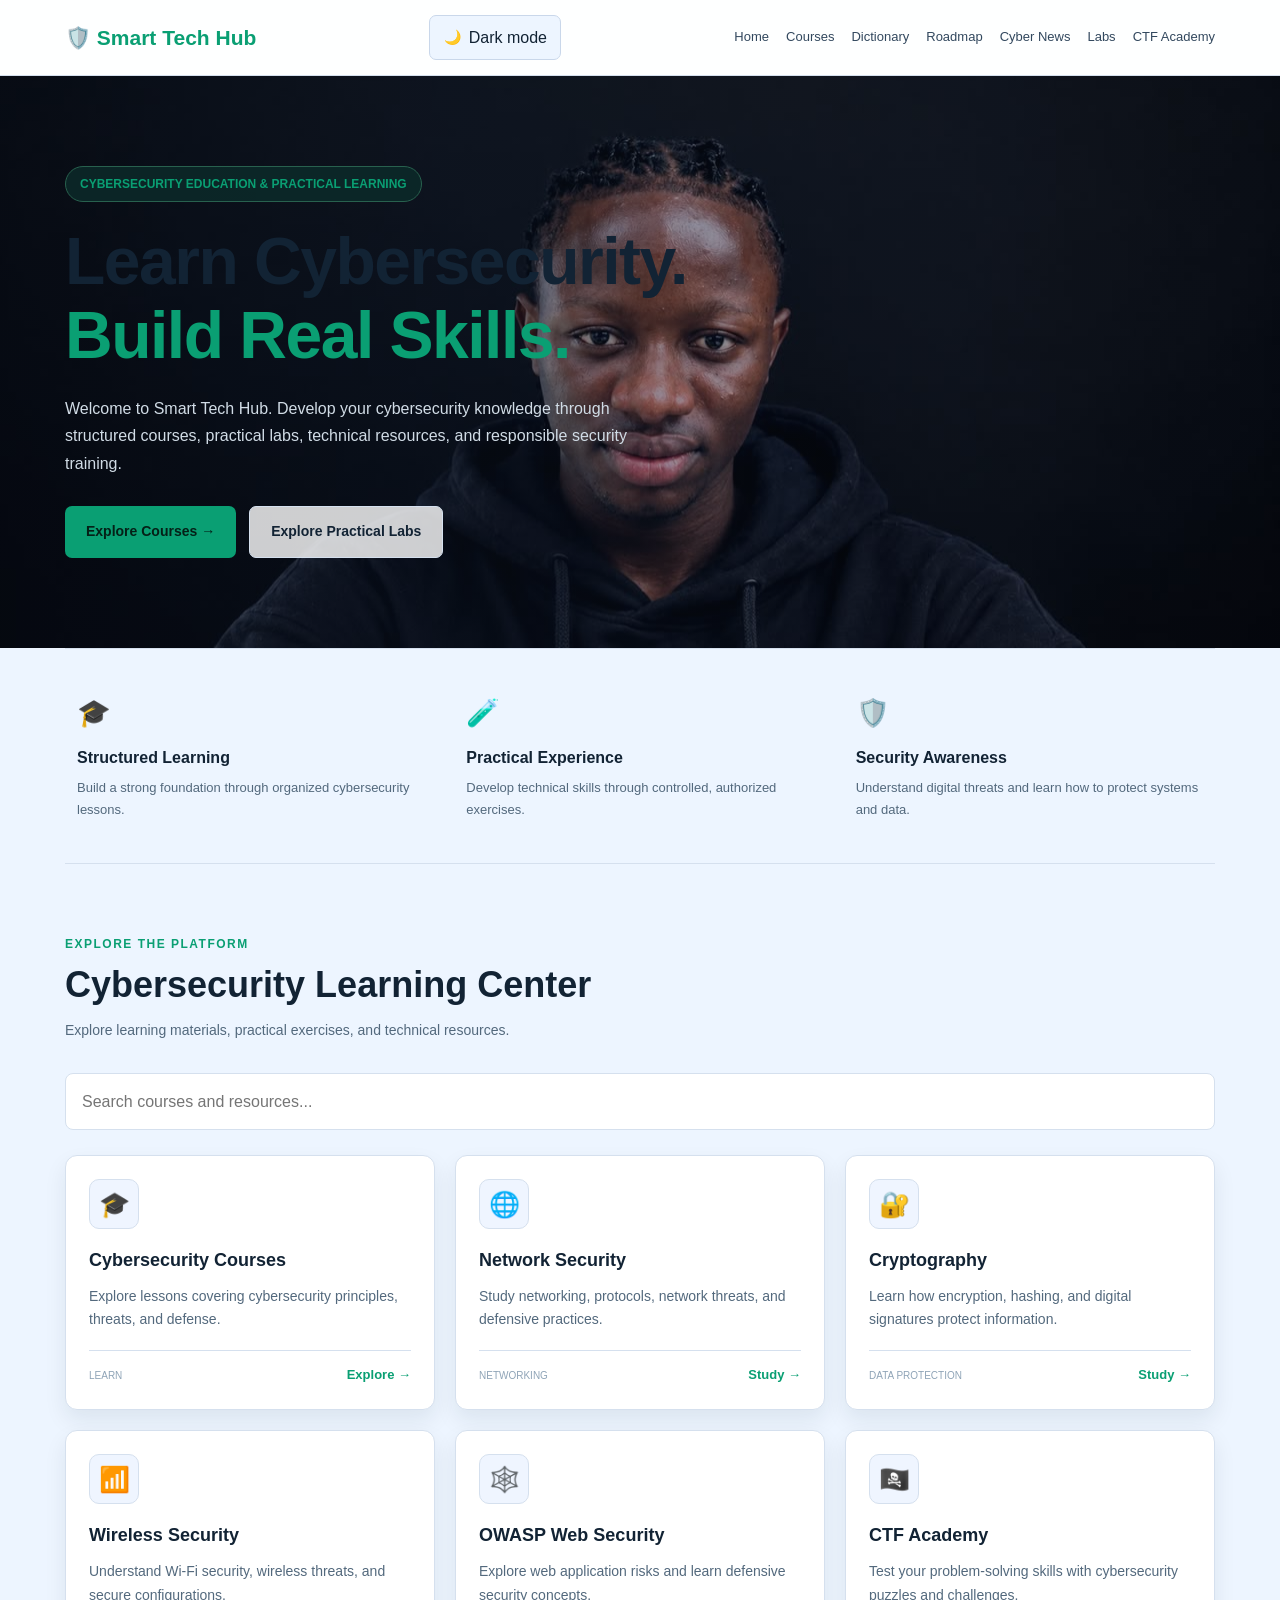
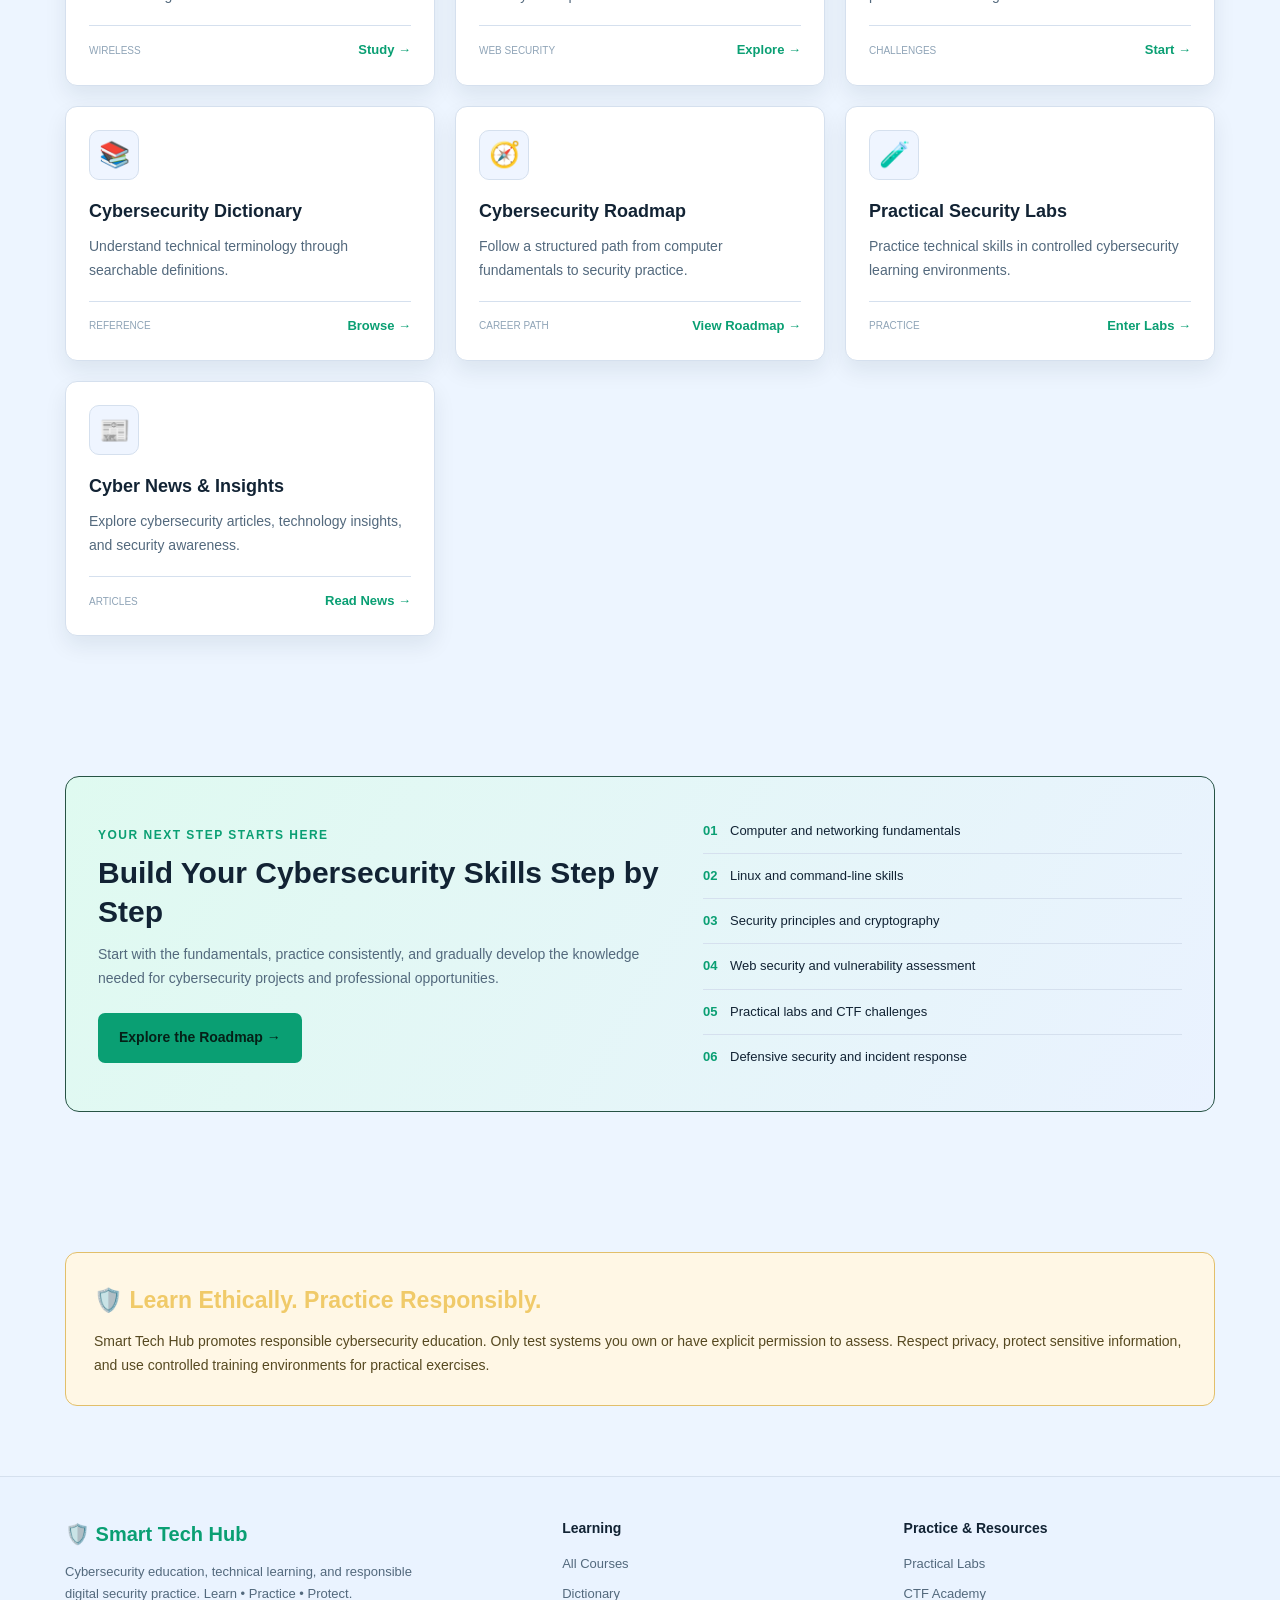
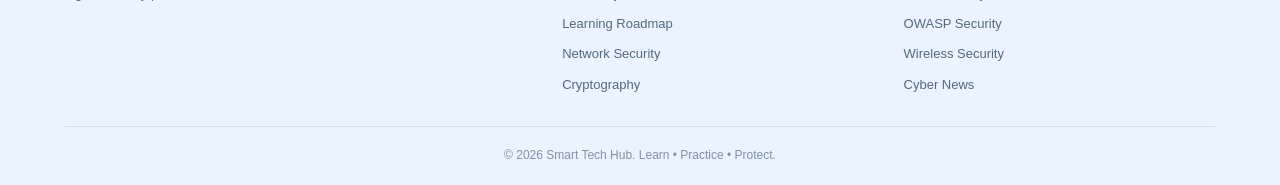
<file: index.html>
<!DOCTYPE html>
<html lang="en">
<head>
<meta charset="UTF-8">
<meta name="viewport" content="width=device-width, initial-scale=1.0">

<title>Smart Tech Hub | Cybersecurity Education & Practical Labs</title>

<meta name="description" content="Learn cybersecurity with Smart Tech Hub. Explore security courses, ethical hacking fundamentals, practical labs, CTF challenges and digital safety.">

<meta name="theme-color" content="#07111f">

<link rel="canonical" href="https://anthonysuah200-hub.github.io/">

<style>:root {
  --bg: #07111f;
  --surface: #0c1a2b;
  --surface-light: #10243a;
  --surface-strong: #0a1728;
  --border: #203950;
  --green: #35e0a1;
  --text: #edf5fc;
  --muted: #a9bac9;
  --nav-link: #cfdae5;
  --header-bg: rgba(7, 17, 31, 0.97);
  --button-secondary-bg: rgba(12, 26, 43, 0.8);
  --hero-overlay-1: rgba(4, 12, 23, 0.78);
  --hero-overlay-2: rgba(4, 12, 23, 0.94);
  --hero-overlay-3: rgba(4, 12, 23, 0.75);
  --hero-overlay-4: rgba(4, 12, 23, 0.23);
  --card-shadow: none;
  --footer-bg: #050c15;
  --roadmap-panel-bg: linear-gradient(120deg, #0d292b, #0c1a2b);
  --safety-box-bg: #201d13;
  --safety-box-border: #5b4b25;
  --safety-box-text: #d2c9b0;
  --toggle-bg: #12263c;
  --toggle-text: #edf5fc;
  --toggle-border: #203950;
}

body[data-theme="light"] {
  --bg: #edf5ff;
  --surface: #ffffff;
  --surface-light: #eff5ff;
  --surface-strong: #eaf1fb;
  --border: #d5e0ee;
  --green: #0a9f73;
  --text: #122334;
  --muted: #53697d;
  --nav-link: #32485e;
  --header-bg: rgba(255, 255, 255, 0.94);
  --button-secondary-bg: rgba(255, 255, 255, 0.8);
  --hero-overlay-1: rgba(10, 18, 31, 0.44);
  --hero-overlay-2: rgba(10, 18, 31, 0.56);
  --hero-overlay-3: rgba(10, 18, 31, 0.43);
  --hero-overlay-4: rgba(10, 18, 31, 0.16);
  --card-shadow: 0 10px 22px rgba(15, 33, 53, 0.08);
  --footer-bg: #eaf3ff;
  --roadmap-panel-bg: linear-gradient(120deg, #dffaf0, #eaf2ff);
  --safety-box-bg: #fff7e5;
  --safety-box-border: #e2bf6a;
  --safety-box-text: #564921;
  --toggle-bg: #edf5ff;
  --toggle-text: #122334;
  --toggle-border: #c9d7ea;
}

* {
  box-sizing: border-box;
  margin: 0;
  padding: 0;
}

html {
  scroll-behavior: smooth;
  scroll-padding-top: 90px;
}

body {
  font-family: Arial, Helvetica, sans-serif;
  background: var(--bg);
  color: var(--text);
  line-height: 1.7;
  transition: background-color 0.2s ease, color 0.2s ease;
}

a {
  color: inherit;
  text-decoration: none;
}

button, input {
  font: inherit;
}

.container {
  width: min(1150px, 92%);
  margin: auto;
}

header {
  position: sticky;
  top: 0;
  z-index: 1000;
  background: var(--header-bg);
  border-bottom: 1px solid var(--border);
}

.navbar {
  min-height: 75px;
  display: flex;
  align-items: center;
  justify-content: space-between;
  gap: 20px;
}

.brand {
  color: var(--green);
  font-size: 21px;
  font-weight: 800;
  white-space: nowrap;
}

.nav-links {
  display: flex;
  flex-wrap: wrap;
  gap: 17px;
  align-items: center;
}

.nav-links a {
  color: var(--nav-link);
  font-size: 13px;
}

.nav-links a:hover {
  color: var(--green);
}

.theme-toggle {
  display: inline-flex;
  align-items: center;
  justify-content: center;
  gap: 8px;
  min-width: 132px;
  padding: 8px 12px;
  color: var(--toggle-text);
  background: var(--toggle-bg);
  border: 1px solid var(--toggle-border);
  border-radius: 7px;
  cursor: pointer;
}

.theme-toggle-icon,
.theme-toggle-label {
  display: inline-block;
}

.menu-button {
  display: none;
  padding: 8px 12px;
  color: var(--green);
  background: var(--surface);
  border: 1px solid var(--border);
  border-radius: 7px;
  cursor: pointer;
}
/* NAVIGATION */

header {
  position: sticky;
  top: 0;
  z-index: 1000;
  background: var(--header-bg);
  border-bottom: 1px solid var(--border);
}

.navbar {
  min-height: 75px;
  display: flex;
  align-items: center;
  justify-content: space-between;
  gap: 20px;
}

.brand {
  color: var(--green);
  font-size: 21px;
  font-weight: 800;
  white-space: nowrap;
}

.nav-links {
  display: flex;
  flex-wrap: wrap;
  gap: 17px;
  align-items: center;
}

.nav-links a {
  color: var(--nav-link);
  font-size: 13px;
}

.nav-links a:hover {
  color: var(--green);
}

.menu-button,
.theme-toggle {
  display: inline-flex;
  align-items: center;
  justify-content: center;
  gap: 8px;
  padding: 8px 12px;
  color: var(--green);
  background: var(--surface);
  border: 1px solid var(--border);
  border-radius: 7px;
  cursor: pointer;
}

.theme-toggle {
  min-width: 132px;
  color: var(--toggle-text);
  background: var(--toggle-bg);
  border-color: var(--toggle-border);
}

.theme-toggle-icon {
  font-size: 14px;
}

.menu-button {
  display: none;
}

/* HOMEPAGE HERO WITH YOUR PHOTO */

.hero {
  position: relative;
  isolation: isolate;
  overflow: hidden;
  min-height: 570px;
  display: flex;
  align-items: center;
  padding: 90px 0;
  background-color: #07111f;
  background-image:
    linear-gradient(
      90deg,
      var(--hero-overlay-1) 0%,
      var(--hero-overlay-2) 32%,
      var(--hero-overlay-3) 51%,
      var(--hero-overlay-4) 100%
    ),
    url("hero-background.jpg");
  background-size: cover;
  background-position: center 35%;
  background-repeat: no-repeat;
}

.hero-content {
  max-width: 670px;
  position: relative;
  z-index: 1;
}

.badge {
  display: inline-block;
  padding: 7px 14px;
  margin-bottom: 23px;
  border: 1px solid #28614e;
  border-radius: 30px;
  background: rgba(12, 41, 40, 0.9);
  color: var(--green);
  font-size: 12px;
  font-weight: bold;
}

.hero h1 {
  font-size: clamp(38px, 5.8vw, 66px);
  line-height: 1.12;
  letter-spacing: -1.5px;
  margin-bottom: 22px;
}

.hero h1 span {
  color: var(--green);
}

.hero p {
  max-width: 610px;
  margin-bottom: 29px;
  color: #d1dce6;
  font-size: 16px;
}

.hero-buttons {
  display: flex;
  flex-wrap: wrap;
  gap: 13px;
}

.button {
  display: inline-flex;
  justify-content: center;
  align-items: center;
  padding: 13px 21px;
  border-radius: 7px;
  font-size: 14px;
  font-weight: bold;
  transition: 0.2s;
}

.button-primary {
  color: #052017;
  background: var(--green);
}

.button-primary:hover {
  transform: translateY(-2px);
}

.button-secondary {
  color: var(--text);
  background: var(--button-secondary-bg);
  border: 1px solid var(--border);
}

.button-secondary:hover {
  border-color: var(--green);
}

/* FEATURES */

.feature-strip {
  display: grid;
  grid-template-columns: repeat(3, 1fr);
  gap: 18px;
  padding: 30px 0;
  border-top: 1px solid var(--border);
  border-bottom: 1px solid var(--border);
}

.feature {
  padding: 12px;
}

.feature-icon {
  font-size: 27px;
  margin-bottom: 8px;
}

.feature h3 {
  font-size: 16px;
  margin-bottom: 5px;
}

.feature p {
  color: var(--muted);
  font-size: 13px;
}

/* SECTIONS */

.section {
  padding: 70px 0;
}

.section-heading {
  margin-bottom: 30px;
}

.eyebrow {
  color: var(--green);
  font-size: 12px;
  font-weight: bold;
  letter-spacing: 1.5px;
  text-transform: uppercase;
  margin-bottom: 8px;
}

.section-heading h2 {
  font-size: clamp(27px, 4vw, 36px);
  line-height: 1.3;
}

.section-heading p {
  max-width: 650px;
  margin-top: 10px;
  color: var(--muted);
  font-size: 14px;
}

/* SEARCH */

.search-box {
  margin-bottom: 25px;
}

.search-box input {
  width: 100%;
  padding: 14px 16px;
  border: 1px solid var(--border);
  border-radius: 8px;
  outline: none;
  background: var(--surface);
  color: var(--text);
}

.search-box input:focus {
  border-color: var(--green);
}

.search-status {
  color: var(--muted);
  font-size: 13px;
  margin-bottom: 12px;
}

/* RESOURCE CARDS */

.grid {
  display: grid;
  grid-template-columns: repeat(3, minmax(0, 1fr));
  gap: 20px;
}

.card {
  display: flex;
  flex-direction: column;
  min-width: 0;
  padding: 23px;
  border: 1px solid var(--border);
  border-radius: 12px;
  background: var(--surface);
  box-shadow: var(--card-shadow);
  transition: transform 0.2s, border-color 0.2s;
}

.card:hover {
  transform: translateY(-4px);
  border-color: var(--green);
}

.card-icon {
  display: grid;
  place-items: center;
  width: 50px;
  height: 50px;
  margin-bottom: 16px;
  border: 1px solid var(--border);
  border-radius: 10px;
  background: var(--surface-light);
  font-size: 25px;
}

.card h3 {
  font-size: 18px;
  margin-bottom: 9px;
}

.card p {
  flex: 1;
  color: var(--muted);
  font-size: 14px;
  margin-bottom: 18px;
}

.card-footer {
  display: flex;
  justify-content: space-between;
  align-items: center;
  gap: 8px;
  padding-top: 13px;
  border-top: 1px solid var(--border);
}

.card-label {
  color: #8fa4b7;
  font-size: 10px;
}

.card-link {
  color: var(--green);
  font-size: 13px;
  font-weight: bold;
}

.empty-state {
  display: none;
  padding: 30px;
  border: 1px dashed var(--border);
  border-radius: 10px;
  color: var(--muted);
  text-align: center;
}

/* ROADMAP */

.roadmap-panel {
  display: grid;
  grid-template-columns: 1.2fr 1fr;
  align-items: center;
  gap: 30px;
  padding: 32px;
  border: 1px solid #275345;
  border-radius: 14px;
  background: var(--roadmap-panel-bg);
}

.roadmap-panel h2 {
  font-size: 30px;
  line-height: 1.3;
  margin-bottom: 12px;
}

.roadmap-panel p {
  color: var(--muted);
  font-size: 14px;
  margin-bottom: 22px;
}

.roadmap-list {
  list-style: none;
}

.roadmap-list li {
  padding: 11px 0;
  border-bottom: 1px solid var(--border);
  color: var(--text);
  font-size: 13px;
}

.roadmap-list li:last-child {
  border-bottom: none;
}

.roadmap-list span {
  margin-right: 9px;
  color: var(--green);
  font-weight: bold;
}

/* RESPONSIBLE LEARNING */

.safety-box {
  padding: 28px;
  border: 1px solid var(--safety-box-border);
  border-radius: 12px;
  background: var(--safety-box-bg);
}

.safety-box h2 {
  color: #f0ca69;
  font-size: 23px;
  margin-bottom: 10px;
}

.safety-box p {
  color: var(--safety-box-text);
  font-size: 14px;
}

/* FOOTER */

footer {
  padding: 40px 0 20px;
  border-top: 1px solid var(--border);
  background: var(--footer-bg);
}

.footer-grid {
  display: grid;
  grid-template-columns: 1.5fr 1fr 1fr;
  gap: 30px;
  margin-bottom: 30px;
}

.footer-brand {
  color: var(--green);
  font-size: 20px;
  font-weight: bold;
  margin-bottom: 10px;
}

.footer-description {
  max-width: 370px;
  color: var(--muted);
  font-size: 13px;
}

footer h3 {
  font-size: 14px;
  margin-bottom: 12px;
}

.footer-links {
  display: grid;
  gap: 8px;
}

.footer-links a {
  color: var(--muted);
  font-size: 13px;
}

.footer-links a:hover {
  color: var(--green);
}

.copyright {
  padding-top: 18px;
  border-top: 1px solid var(--border);
  color: #8193a5;
  text-align: center;
  font-size: 12px;
}

/* MOBILE */

@media (max-width: 950px) {
  .navbar {
    flex-wrap: wrap;
    padding: 15px 0;
  }

  .menu-button {
    display: block;
  }

  .nav-links {
    display: none;
    width: 100%;
    padding: 10px 0;
    justify-content: flex-start;
  }

  .nav-links.open {
    display: flex;
  }

  .grid {
    grid-template-columns: repeat(2, minmax(0, 1fr));
  }
}

@media (max-width: 650px) {
  .hero {
    min-height: 540px;
    padding: 65px 0;
    background-color: #07111f;
    background-image:
      linear-gradient(
        90deg,
        rgba(4, 12, 23, 0.20),
        rgba(4, 12, 23, 0.08)
      ),
      url("hero-background.jpg");
    background-size: cover;
    background-position: center 35%;
    background-repeat: no-repeat;
  }

  .hero h1 {
    letter-spacing: -0.7px;
  }

  .hero p {
    font-size: 15px;
  }

  .hero-buttons .button {
    width: 100%;
  }

  .feature-strip,
  .grid,
  .roadmap-panel,
  .footer-grid {
    grid-template-columns: 1fr;
  }

  .section {
    padding: 50px 0;
  }

  .roadmap-panel {
    padding: 23px;
  }

  .roadmap-panel h2 {
    font-size: 25px;
  }
}

@media (prefers-reduced-motion: reduce) {
  html {
    scroll-behavior: auto;
  }

  *, *::before, *::after {
    transition-duration: 0.01ms !important;
  }
}
</style>
</head>

<body>

<header>
  <div class="container navbar">

    <a class="brand" href="index.html">🛡️ Smart Tech Hub</a>

    <div style="display:flex; align-items:center; gap:12px;">
      <button
        class="theme-toggle"
        id="themeToggle"
        type="button"
        aria-label="Switch to light mode">
        <span class="theme-toggle-icon" aria-hidden="true">☀️</span>
        <span class="theme-toggle-label">Light mode</span>
      </button>

      <button
        class="menu-button"
        id="menuButton"
        type="button"
        aria-expanded="false"
        aria-controls="navLinks">
        ☰ Menu
      </button>
    </div>

    <nav class="nav-links" id="navLinks" aria-label="Main navigation">
      <a href="index.html">Home</a>
      <a href="courses.html">Courses</a>
      <a href="dictionary.html">Dictionary</a>
      <a href="roadmap.html">Roadmap</a>
      <a href="news.html">Cyber News</a>
      <a href="labs.html">Labs</a>
      <a href="ctf.html">CTF Academy</a>
    </nav>

  </div>
</header>

<main>

  <!-- PROFESSIONAL HOMEPAGE -->

  <section class="hero">
    <div class="container">
      <div class="hero-content">

        <span class="badge">
          CYBERSECURITY EDUCATION & PRACTICAL LEARNING
        </span>

        <h1>
          Learn Cybersecurity.<br>
          <span>Build Real Skills.</span>
        </h1>

        <p>
          Welcome to Smart Tech Hub. Develop your cybersecurity
          knowledge through structured courses, practical labs,
          technical resources, and responsible security training.
        </p>

        <div class="hero-buttons">
          <a href="courses.html" class="button button-primary">
            Explore Courses →
          </a>

          <a href="labs.html" class="button button-secondary">
            Explore Practical Labs
          </a>
        </div>

      </div>
    </div>
  </section>

  <!-- PLATFORM FEATURES -->

  <section>
    <div class="container">
      <div class="feature-strip">

        <article class="feature">
          <div class="feature-icon">🎓</div>
          <h3>Structured Learning</h3>
          <p>Build a strong foundation through organized cybersecurity lessons.</p>
        </article>

        <article class="feature">
          <div class="feature-icon">🧪</div>
          <h3>Practical Experience</h3>
          <p>Develop technical skills through controlled, authorized exercises.</p>
        </article>

        <article class="feature">
          <div class="feature-icon">🛡️</div>
          <h3>Security Awareness</h3>
          <p>Understand digital threats and learn how to protect systems and data.</p>
        </article>

      </div>
    </div>
  </section>

  <!-- LEARNING RESOURCES -->

  <section class="section" id="resources">
    <div class="container">

      <div class="section-heading">
        <div class="eyebrow">Explore the platform</div>
        <h2>Cybersecurity Learning Center</h2>
        <p>Explore learning materials, practical exercises, and technical resources.</p>
      </div>

      <div class="search-box">
        <input
          type="search"
          id="resourceSearch"
          placeholder="Search courses and resources..."
          aria-label="Search learning resources">
      </div>

      <p class="search-status" id="searchStatus" aria-live="polite"></p>

      <div class="grid" id="resourceGrid">

        <article class="card" data-search="courses cybersecurity foundations lessons beginner">
          <div class="card-icon">🎓</div>
          <h3>Cybersecurity Courses</h3>
          <p>Explore lessons covering cybersecurity principles, threats, and defense.</p>
          <div class="card-footer">
            <span class="card-label">LEARN</span>
            <a href="courses.html" class="card-link">Explore →</a>
          </div>
        </article>

        <article class="card" data-search="network security tcp ip dns protocols ports">
          <div class="card-icon">🌐</div>
          <h3>Network Security</h3>
          <p>Study networking, protocols, network threats, and defensive practices.</p>
          <div class="card-footer">
            <span class="card-label">NETWORKING</span>
            <a href="network-security.html" class="card-link">Study →</a>
          </div>
        </article>

        <article class="card" data-search="cryptography encryption hashing digital signatures">
          <div class="card-icon">🔐</div>
          <h3>Cryptography</h3>
          <p>Learn how encryption, hashing, and digital signatures protect information.</p>
          <div class="card-footer">
            <span class="card-label">DATA PROTECTION</span>
            <a href="cryptography.html" class="card-link">Study →</a>
          </div>
        </article>

        <article class="card" data-search="wireless wifi router wpa2 wpa3 security">
          <div class="card-icon">📶</div>
          <h3>Wireless Security</h3>
          <p>Understand Wi-Fi security, wireless threats, and secure configurations.</p>
          <div class="card-footer">
            <span class="card-label">WIRELESS</span>
            <a href="wireless-security.html" class="card-link">Study →</a>
          </div>
        </article>

        <article class="card" data-search="owasp web application security vulnerabilities">
          <div class="card-icon">🕸️</div>
          <h3>OWASP Web Security</h3>
          <p>Explore web application risks and learn defensive security concepts.</p>
          <div class="card-footer">
            <span class="card-label">WEB SECURITY</span>
            <a href="owasp.html" class="card-link">Explore →</a>
          </div>
        </article>

        <article class="card" data-search="capture the flag ctf challenges flags">
          <div class="card-icon">🏴‍☠️</div>
          <h3>CTF Academy</h3>
          <p>Test your problem-solving skills with cybersecurity puzzles and challenges.</p>
          <div class="card-footer">
            <span class="card-label">CHALLENGES</span>
            <a href="ctf.html" class="card-link">Start →</a>
          </div>
        </article>

        <article class="card" data-search="dictionary definitions terminology glossary">
          <div class="card-icon">📚</div>
          <h3>Cybersecurity Dictionary</h3>
          <p>Understand technical terminology through searchable definitions.</p>
          <div class="card-footer">
            <span class="card-label">REFERENCE</span>
            <a href="dictionary.html" class="card-link">Browse →</a>
          </div>
        </article>

        <article class="card" data-search="roadmap career linux python networking learning path">
          <div class="card-icon">🧭</div>
          <h3>Cybersecurity Roadmap</h3>
          <p>Follow a structured path from computer fundamentals to security practice.</p>
          <div class="card-footer">
            <span class="card-label">CAREER PATH</span>
            <a href="roadmap.html" class="card-link">View Roadmap →</a>
          </div>
        </article>

        <article class="card" data-search="practical labs ethical hacking linux exercises">
          <div class="card-icon">🧪</div>
          <h3>Practical Security Labs</h3>
          <p>Practice technical skills in controlled cybersecurity learning environments.</p>
          <div class="card-footer">
            <span class="card-label">PRACTICE</span>
            <a href="labs.html" class="card-link">Enter Labs →</a>
          </div>
        </article>

        <article class="card" data-search="cyber news security awareness technology articles">
          <div class="card-icon">📰</div>
          <h3>Cyber News & Insights</h3>
          <p>Explore cybersecurity articles, technology insights, and security awareness.</p>
          <div class="card-footer">
            <span class="card-label">ARTICLES</span>
            <a href="news.html" class="card-link">Read News →</a>
          </div>
        </article>

      </div>

      <div class="empty-state" id="emptyState">
        No matching resources found. Try another search.
      </div>

    </div>
  </section>

  <!-- LEARNING ROADMAP -->

  <section class="section">
    <div class="container">

      <div class="roadmap-panel">

        <div>
          <div class="eyebrow">Your next step starts here</div>

          <h2>Build Your Cybersecurity Skills Step by Step</h2>

          <p>
            Start with the fundamentals, practice consistently,
            and gradually develop the knowledge needed for
            cybersecurity projects and professional opportunities.
          </p>

          <a href="roadmap.html" class="button button-primary">
            Explore the Roadmap →
          </a>
        </div>

        <ul class="roadmap-list">
          <li><span>01</span> Computer and networking fundamentals</li>
          <li><span>02</span> Linux and command-line skills</li>
          <li><span>03</span> Security principles and cryptography</li>
          <li><span>04</span> Web security and vulnerability assessment</li>
          <li><span>05</span> Practical labs and CTF challenges</li>
          <li><span>06</span> Defensive security and incident response</li>
        </ul>

      </div>

    </div>
  </section>

  <!-- ETHICAL PRACTICE -->

  <section class="section">
    <div class="container">

      <div class="safety-box">
        <h2>🛡️ Learn Ethically. Practice Responsibly.</h2>
        <p>
          Smart Tech Hub promotes responsible cybersecurity education.
          Only test systems you own or have explicit permission to assess.
          Respect privacy, protect sensitive information, and use controlled
          training environments for practical exercises.
        </p>
      </div>

    </div>
  </section>

</main>

<footer>
  <div class="container">

    <div class="footer-grid">

      <div>
        <div class="footer-brand">🛡️ Smart Tech Hub</div>
        <p class="footer-description">
          Cybersecurity education, technical learning, and responsible
          digital security practice. Learn • Practice • Protect.
        </p>
      </div>

      <div>
        <h3>Learning</h3>
        <div class="footer-links">
          <a href="courses.html">All Courses</a>
          <a href="dictionary.html">Dictionary</a>
          <a href="roadmap.html">Learning Roadmap</a>
          <a href="network-security.html">Network Security</a>
          <a href="cryptography.html">Cryptography</a>
        </div>
      </div>

      <div>
        <h3>Practice & Resources</h3>
        <div class="footer-links">
          <a href="labs.html">Practical Labs</a>
          <a href="ctf.html">CTF Academy</a>
          <a href="owasp.html">OWASP Security</a>
          <a href="wireless-security.html">Wireless Security</a>
          <a href="news.html">Cyber News</a>
        </div>
      </div>

    </div>

    <div class="copyright">
      © <span id="year"></span> Smart Tech Hub. Learn • Practice • Protect.
    </div>

  </div>
</footer>

<script>
const menuButton = document.getElementById("menuButton");
const navLinks = document.getElementById("navLinks");
const themeToggle = document.getElementById("themeToggle");
const themeLabel = themeToggle.querySelector(".theme-toggle-label");
const themeIcon = themeToggle.querySelector(".theme-toggle-icon");

function applyTheme(theme) {
  document.body.setAttribute("data-theme", theme);

  const isLight = theme === "light";
  themeIcon.textContent = isLight ? "🌙" : "☀️";
  themeLabel.textContent = isLight ? "Dark mode" : "Light mode";
  themeToggle.setAttribute(
    "aria-label",
    isLight ? "Switch to dark mode" : "Switch to light mode"
  );
  localStorage.setItem("theme", theme);
}

const savedTheme = localStorage.getItem("theme");
const prefersDark = window.matchMedia("(prefers-color-scheme: dark)").matches;
applyTheme(savedTheme || (prefersDark ? "dark" : "light"));

menuButton.addEventListener("click", function () {
  const open = navLinks.classList.toggle("open");
  menuButton.setAttribute("aria-expanded", String(open));
  menuButton.textContent = open ? "✕ Close" : "☰ Menu";
});

navLinks.querySelectorAll("a").forEach(function (link) {
  link.addEventListener("click", function () {
    navLinks.classList.remove("open");
    menuButton.setAttribute("aria-expanded", "false");
    menuButton.textContent = "☰ Menu";
  });
});

themeToggle.addEventListener("click", function () {
  const currentTheme = document.body.getAttribute("data-theme") === "light" ? "dark" : "light";
  applyTheme(currentTheme);
});

const search = document.getElementById("resourceSearch");
const cards = document.querySelectorAll("#resourceGrid .card");
const empty = document.getElementById("emptyState");
const status = document.getElementById("searchStatus");

search.addEventListener("input", function () {
  const query = search.value.toLowerCase().trim();
  let count = 0;

  cards.forEach(function (card) {
    const text = (
      card.innerText + " " + card.dataset.search
    ).toLowerCase();

    const matches = text.includes(query);
    card.style.display = matches ? "flex" : "none";

    if (matches) count++;
  });

  empty.style.display = count === 0 ? "block" : "none";
  status.textContent = query ? count + " resource(s) found" : "";
});

document.getElementById("year").textContent = new Date().getFullYear();
</script>

</body>
</html>
</file>
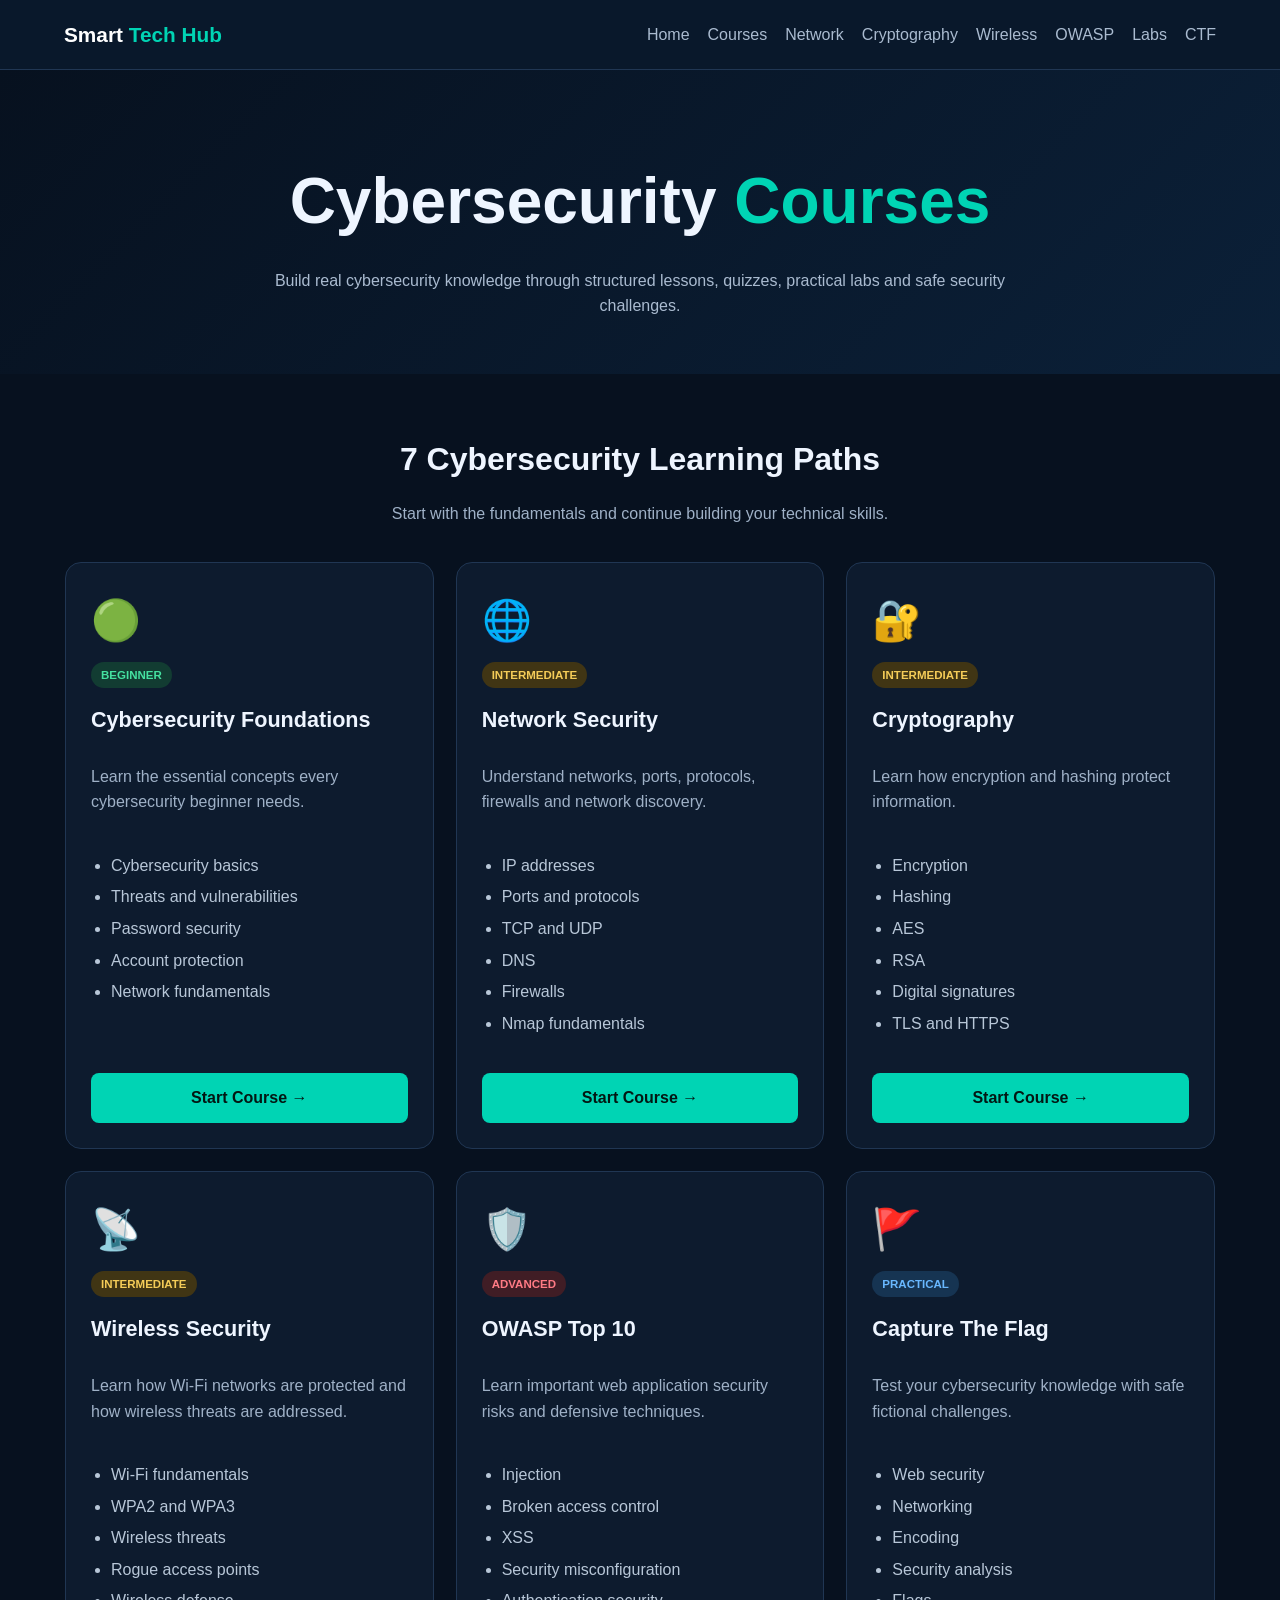
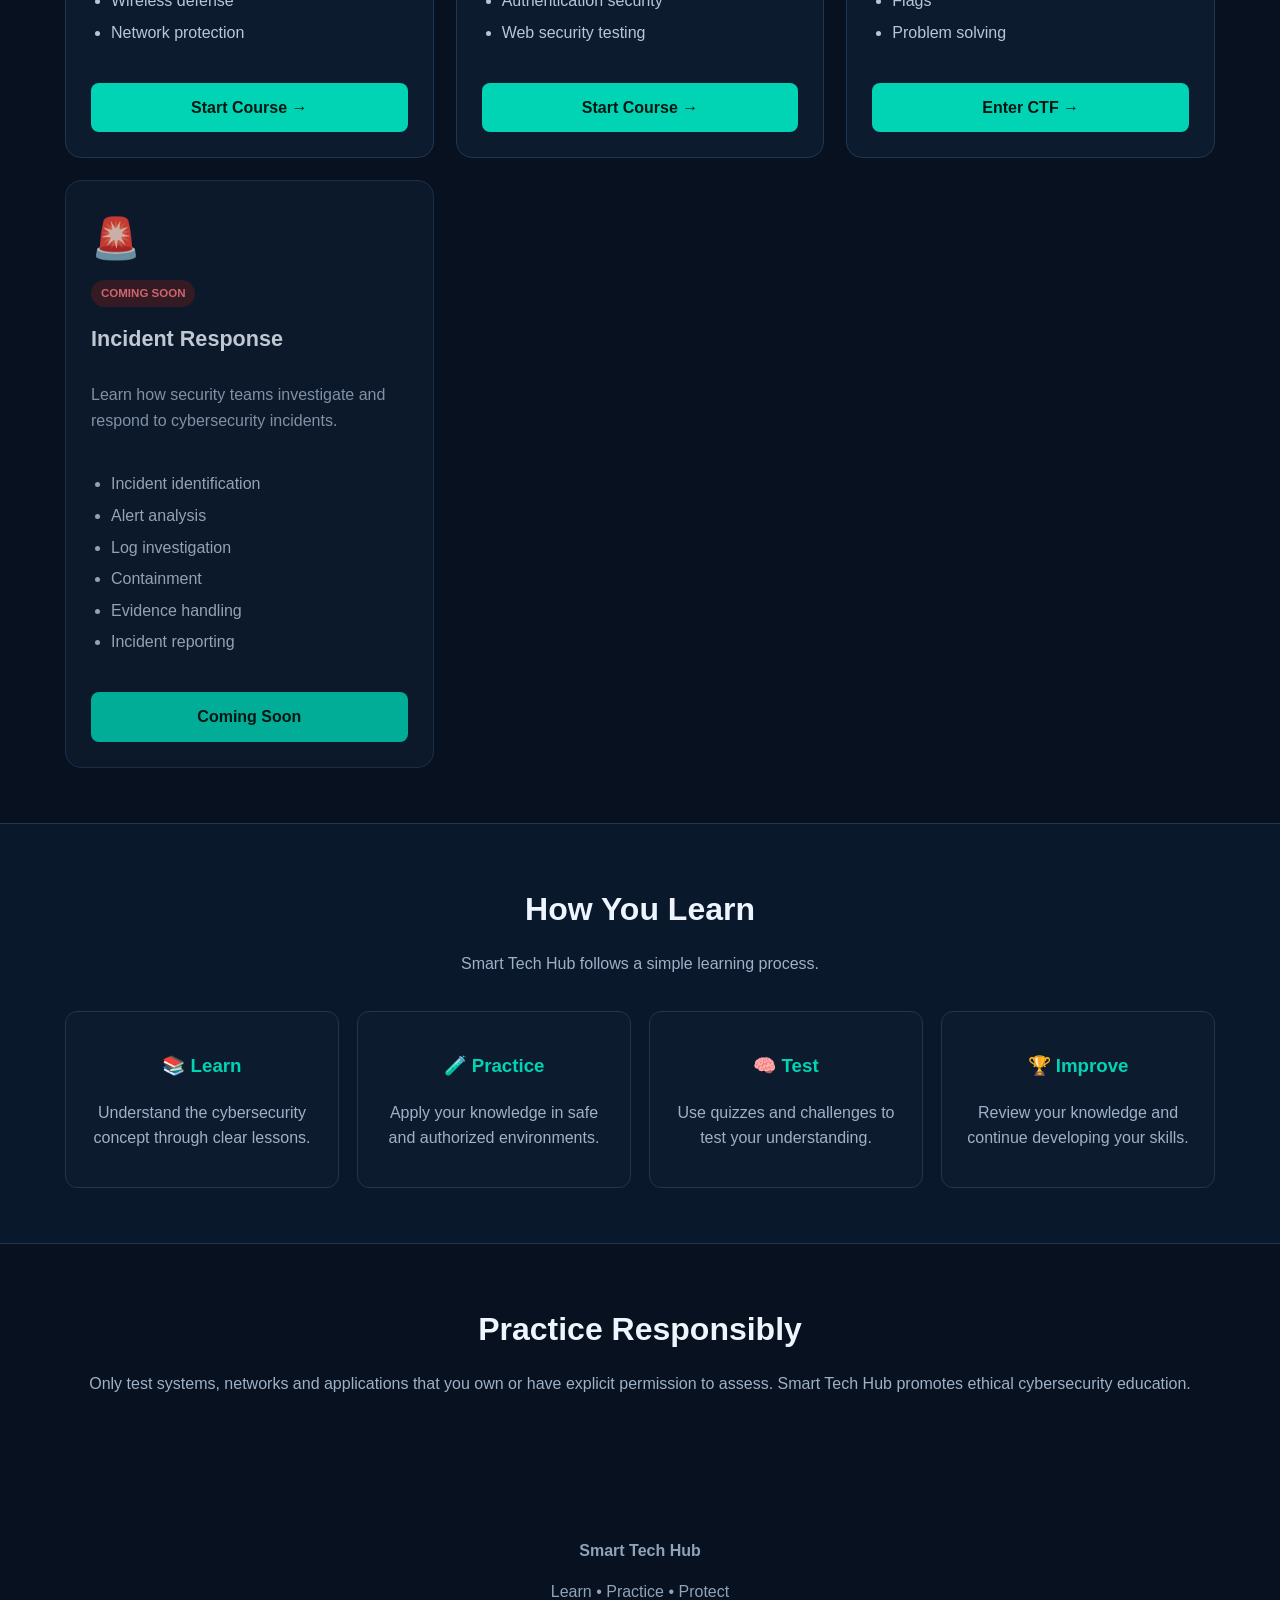
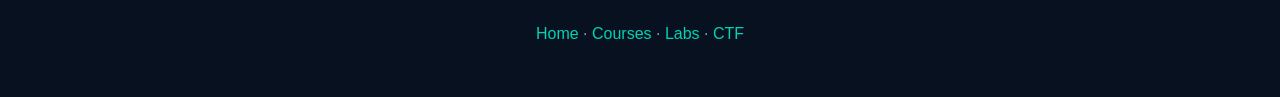
<file: courses.html>
<!DOCTYPE html>
<html lang="en">
<head>
<meta charset="UTF-8">
<meta name="viewport" content="width=device-width, initial-scale=1.0">

<title>Cybersecurity Courses | Smart Tech Hub</title>

<meta name="description" content="Smart Tech Hub cybersecurity courses covering foundations, network security, cryptography, wireless security, OWASP, CTF and incident response.">

<link rel="canonical" href="https://anthonysuah200-hub.github.io/courses.html">

<style>

*{
  box-sizing:border-box;
}

body{
  margin:0;
  font-family:Arial,Helvetica,sans-serif;
  background:#07111f;
  color:#eef5ff;
  line-height:1.6;
}

a{
  text-decoration:none;
}

header{
  background:#09182b;
  border-bottom:1px solid #203653;
  padding:18px 5%;
  display:flex;
  align-items:center;
  justify-content:space-between;
  gap:20px;
  flex-wrap:wrap;
}

.logo{
  color:white;
  font-size:1.3rem;
  font-weight:bold;
}

.logo span{
  color:#00d4b4;
}

nav{
  display:flex;
  gap:18px;
  flex-wrap:wrap;
}

nav a{
  color:#aabbd0;
}

nav a:hover{
  color:#00d4b4;
}

.hero{
  text-align:center;
  padding:70px 20px 55px;
  background:linear-gradient(135deg,#07111f,#0b2038);
}

.hero h1{
  font-size:clamp(2.2rem,6vw,4rem);
  margin:10px 0 15px;
}

.hero h1 span{
  color:#00d4b4;
}

.hero p{
  max-width:750px;
  margin:0 auto;
  color:#aabbd0;
}

.container{
  width:92%;
  max-width:1150px;
  margin:auto;
}

.section{
  padding:55px 0;
}

.section-title{
  text-align:center;
  margin-bottom:35px;
}

.section-title h2{
  font-size:2rem;
  margin:5px 0 10px;
}

.section-title p{
  color:#9fb1c7;
}

.grid{
  display:grid;
  grid-template-columns:repeat(3,1fr);
  gap:22px;
}

.card{
  background:#0d1b2e;
  border:1px solid #203653;
  border-radius:16px;
  padding:25px;
  display:flex;
  flex-direction:column;
  transition:.2s;
}

.card:hover{
  transform:translateY(-5px);
  border-color:#00d4b4;
}

.icon{
  font-size:2.5rem;
  margin-bottom:10px;
}

.level{
  display:inline-block;
  width:max-content;
  padding:4px 10px;
  border-radius:20px;
  font-size:.72rem;
  font-weight:bold;
  margin-bottom:10px;
}

.beginner{
  background:#123c32;
  color:#45e0a0;
}

.intermediate{
  background:#403514;
  color:#f4cc58;
}

.advanced{
  background:#401d25;
  color:#ff7b85;
}

.practical{
  background:#163452;
  color:#69b8ff;
}

.card h3{
  font-size:1.35rem;
  margin:5px 0 10px;
}

.card p{
  color:#9fb1c7;
}

.card ul{
  color:#b8c7d8;
  padding-left:20px;
  flex:1;
}

.card li{
  margin:6px 0;
}

.btn{
  display:inline-block;
  text-align:center;
  background:#00d4b4;
  color:#031713;
  font-weight:bold;
  padding:12px 16px;
  border-radius:8px;
  margin-top:15px;
}

.btn:hover{
  background:#25e5c8;
}

.coming{
  opacity:.8;
}

.learning{
  background:#09182b;
  border-top:1px solid #203653;
  border-bottom:1px solid #203653;
}

.steps{
  display:grid;
  grid-template-columns:repeat(4,1fr);
  gap:18px;
}

.step{
  text-align:center;
  background:#0d1b2e;
  border:1px solid #203653;
  border-radius:12px;
  padding:20px;
}

.step h3{
  color:#00d4b4;
}

.step p{
  color:#9fb1c7;
}

footer{
  text-align:center;
  padding:35px 20px;
  color:#8fa3ba;
}

footer a{
  color:#00d4b4;
}

@media(max-width:900px){

  .grid{
    grid-template-columns:repeat(2,1fr);
  }

  .steps{
    grid-template-columns:repeat(2,1fr);
  }

}

@media(max-width:600px){

  header{
    align-items:flex-start;
  }

  nav{
    width:100%;
  }

  .grid,
  .steps{
    grid-template-columns:1fr;
  }

  .hero{
    padding:50px 15px;
  }

}

</style>
</head>

<body>

<header>

<a class="logo" href="index.html">
Smart <span>Tech Hub</span>
</a>

<nav>
<a href="index.html">Home</a>
<a href="courses.html">Courses</a>
<a href="network-security.html">Network</a>
<a href="cryptography.html">Cryptography</a>
<a href="wireless-security.html">Wireless</a>
<a href="owasp.html">OWASP</a>
<a href="labs.html">Labs</a>
<a href="ctf.html">CTF</a>
</nav>

</header>


<section class="hero">

<h1>
Cybersecurity <span>Courses</span>
</h1>

<p>
Build real cybersecurity knowledge through structured lessons,
quizzes, practical labs and safe security challenges.
</p>

</section>


<section class="section">

<div class="container">

<div class="section-title">

<h2>7 Cybersecurity Learning Paths</h2>

<p>
Start with the fundamentals and continue building your technical skills.
</p>

</div>


<div class="grid">


<!-- COURSE 1 -->

<article class="card">

<div class="icon">🟢</div>

<span class="level beginner">BEGINNER</span>

<h3>Cybersecurity Foundations</h3>

<p>
Learn the essential concepts every cybersecurity beginner needs.
</p>

<ul>
<li>Cybersecurity basics</li>
<li>Threats and vulnerabilities</li>
<li>Password security</li>
<li>Account protection</li>
<li>Network fundamentals</li>
</ul>

<a class="btn" href="index.html#course">
Start Course →
</a>

</article>


<!-- COURSE 2 -->

<article class="card">

<div class="icon">🌐</div>

<span class="level intermediate">INTERMEDIATE</span>

<h3>Network Security</h3>

<p>
Understand networks, ports, protocols, firewalls and network discovery.
</p>

<ul>
<li>IP addresses</li>
<li>Ports and protocols</li>
<li>TCP and UDP</li>
<li>DNS</li>
<li>Firewalls</li>
<li>Nmap fundamentals</li>
</ul>

<a class="btn" href="network-security.html">
Start Course →
</a>

</article>


<!-- COURSE 3 -->

<article class="card">

<div class="icon">🔐</div>

<span class="level intermediate">INTERMEDIATE</span>

<h3>Cryptography</h3>

<p>
Learn how encryption and hashing protect information.
</p>

<ul>
<li>Encryption</li>
<li>Hashing</li>
<li>AES</li>
<li>RSA</li>
<li>Digital signatures</li>
<li>TLS and HTTPS</li>
</ul>

<a class="btn" href="cryptography.html">
Start Course →
</a>

</article>


<!-- COURSE 4 -->

<article class="card">

<div class="icon">📡</div>

<span class="level intermediate">INTERMEDIATE</span>

<h3>Wireless Security</h3>

<p>
Learn how Wi-Fi networks are protected and how wireless threats are addressed.
</p>

<ul>
<li>Wi-Fi fundamentals</li>
<li>WPA2 and WPA3</li>
<li>Wireless threats</li>
<li>Rogue access points</li>
<li>Wireless defense</li>
<li>Network protection</li>
</ul>

<a class="btn" href="wireless-security.html">
Start Course →
</a>

</article>


<!-- COURSE 5 -->

<article class="card">

<div class="icon">🛡️</div>

<span class="level advanced">ADVANCED</span>

<h3>OWASP Top 10</h3>

<p>
Learn important web application security risks and defensive techniques.
</p>

<ul>
<li>Injection</li>
<li>Broken access control</li>
<li>XSS</li>
<li>Security misconfiguration</li>
<li>Authentication security</li>
<li>Web security testing</li>
</ul>

<a class="btn" href="owasp.html">
Start Course →
</a>

</article>


<!-- COURSE 6 -->

<article class="card">

<div class="icon">🚩</div>

<span class="level practical">PRACTICAL</span>

<h3>Capture The Flag</h3>

<p>
Test your cybersecurity knowledge with safe fictional challenges.
</p>

<ul>
<li>Web security</li>
<li>Networking</li>
<li>Encoding</li>
<li>Security analysis</li>
<li>Flags</li>
<li>Problem solving</li>
</ul>

<a class="btn" href="ctf.html">
Enter CTF →
</a>

</article>


<!-- COURSE 7 -->

<article class="card coming">

<div class="icon">🚨</div>

<span class="level advanced">COMING SOON</span>

<h3>Incident Response</h3>

<p>
Learn how security teams investigate and respond to cybersecurity incidents.
</p>

<ul>
<li>Incident identification</li>
<li>Alert analysis</li>
<li>Log investigation</li>
<li>Containment</li>
<li>Evidence handling</li>
<li>Incident reporting</li>
</ul>

<a class="btn" href="#">
Coming Soon
</a>

</article>


</div>

</div>

</section>


<section class="section learning">

<div class="container">

<div class="section-title">

<h2>How You Learn</h2>

<p>
Smart Tech Hub follows a simple learning process.
</p>

</div>


<div class="steps">


<div class="step">

<h3>📚 Learn</h3>

<p>
Understand the cybersecurity concept through clear lessons.
</p>

</div>


<div class="step">

<h3>🧪 Practice</h3>

<p>
Apply your knowledge in safe and authorized environments.
</p>

</div>


<div class="step">

<h3>🧠 Test</h3>

<p>
Use quizzes and challenges to test your understanding.
</p>

</div>


<div class="step">

<h3>🏆 Improve</h3>

<p>
Review your knowledge and continue developing your skills.
</p>

</div>


</div>

</div>

</section>


<section class="section">

<div class="container">

<div class="section-title">

<h2>Practice Responsibly</h2>

<p>
Only test systems, networks and applications that you own
or have explicit permission to assess.
Smart Tech Hub promotes ethical cybersecurity education.
</p>

</div>

</div>

</section>


<footer>

<p>
<strong>Smart Tech Hub</strong>
</p>

<p>
Learn • Practice • Protect
</p>

<p>

<a href="index.html">Home</a> ·

<a href="courses.html">Courses</a> ·

<a href="labs.html">Labs</a> ·

<a href="ctf.html">CTF</a>

</p>

</footer>

</body>
</html>
</file>
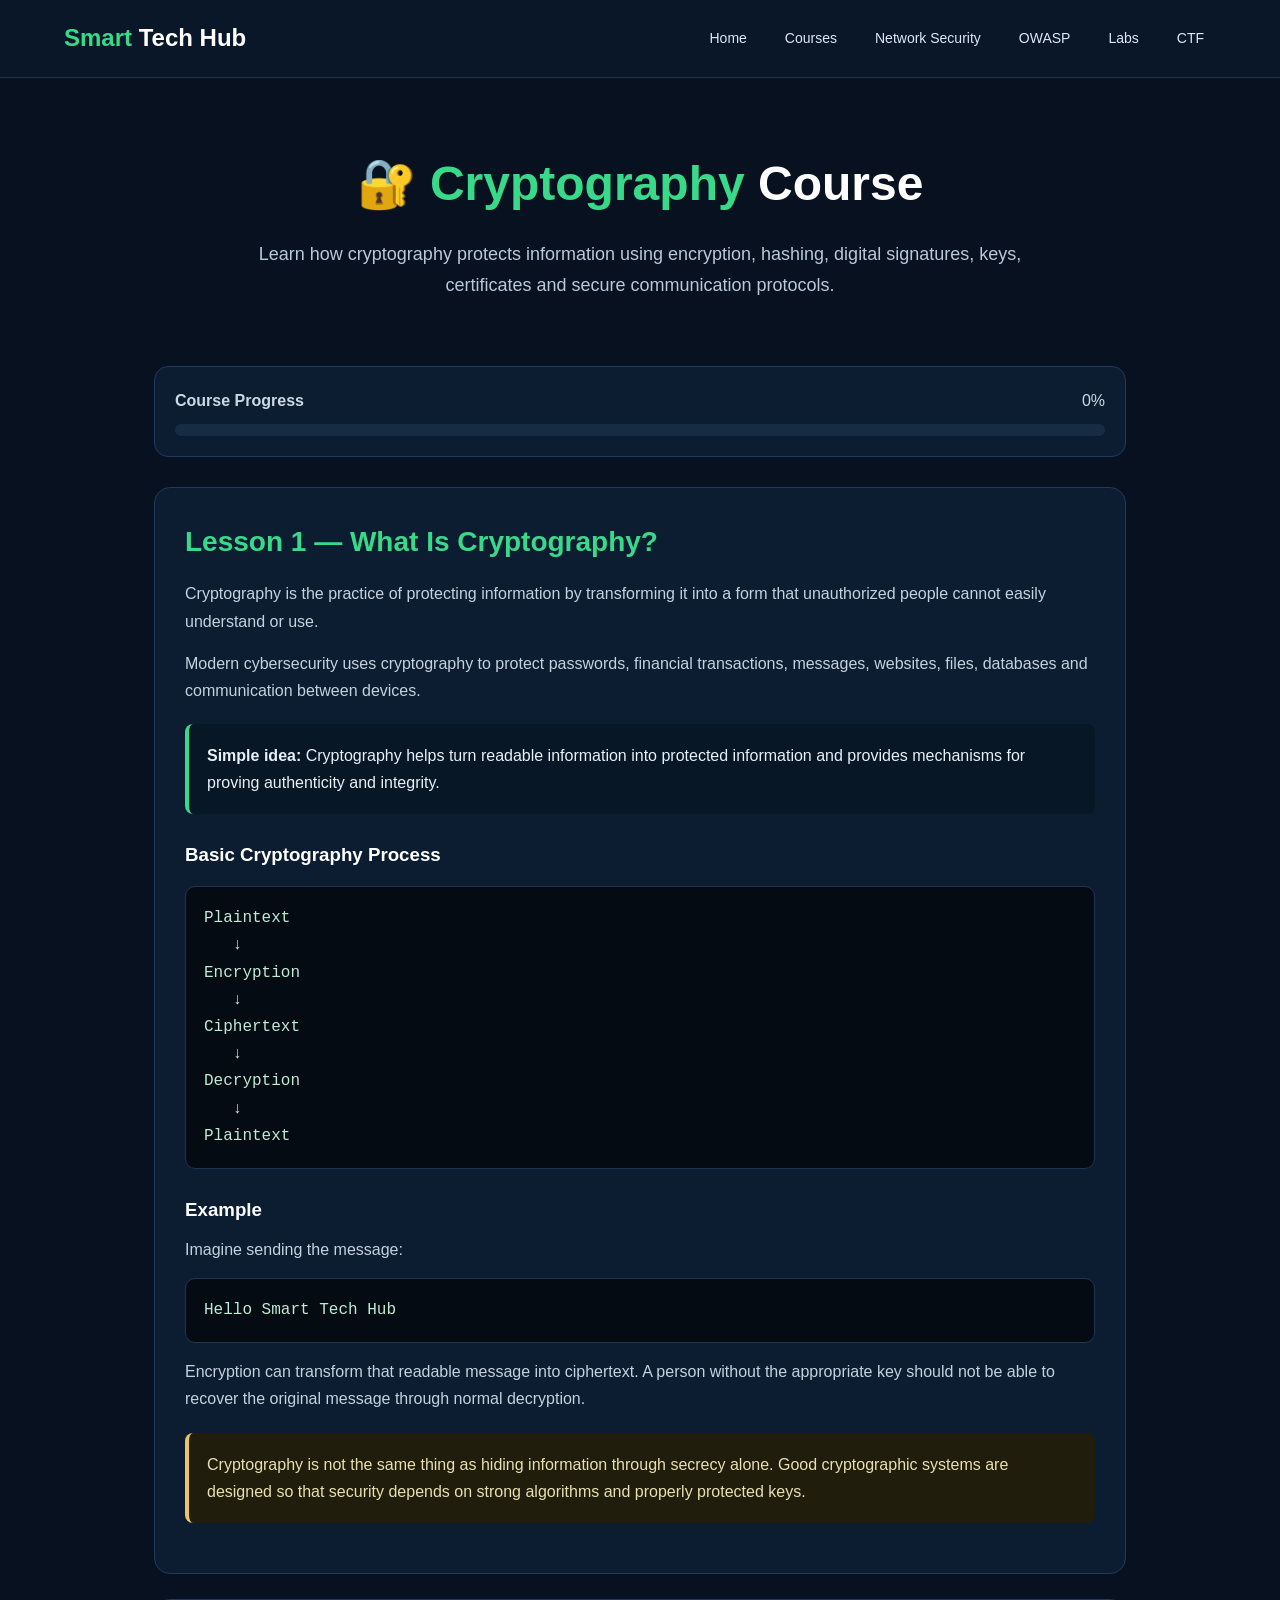
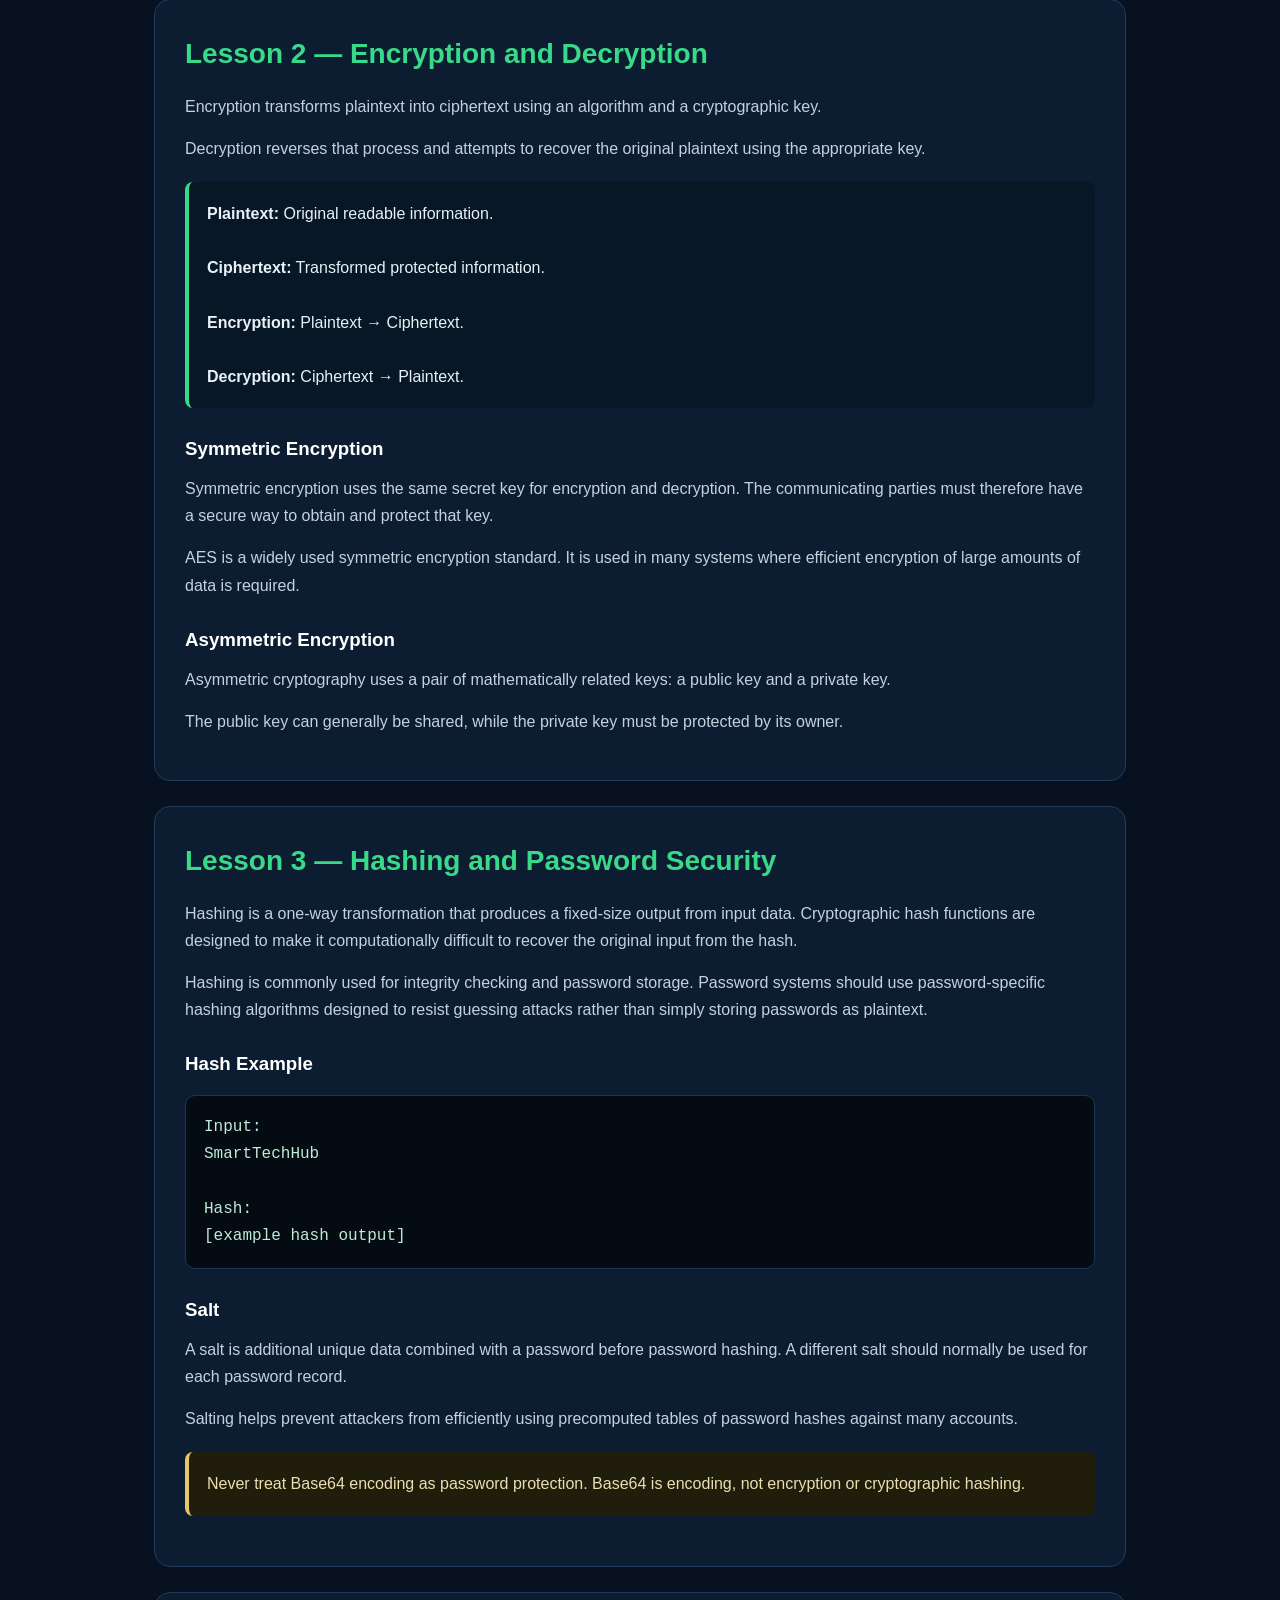
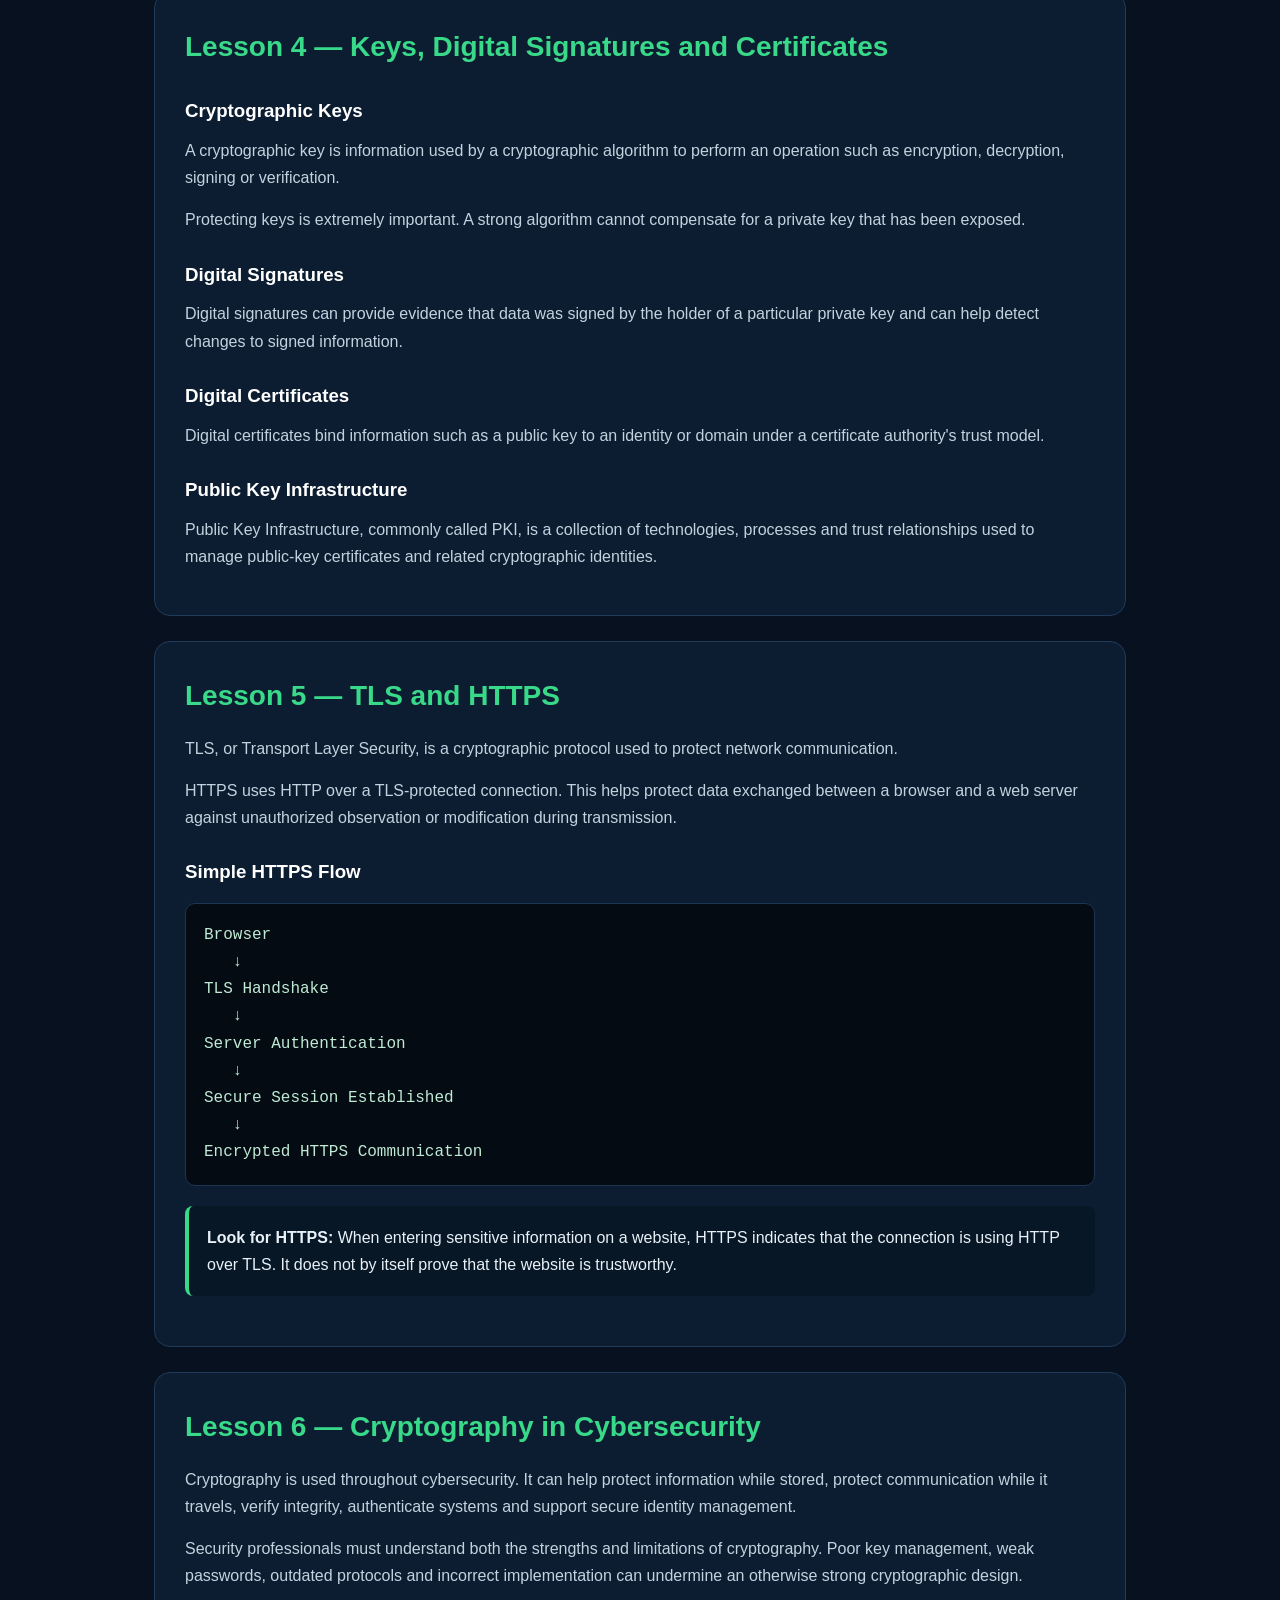
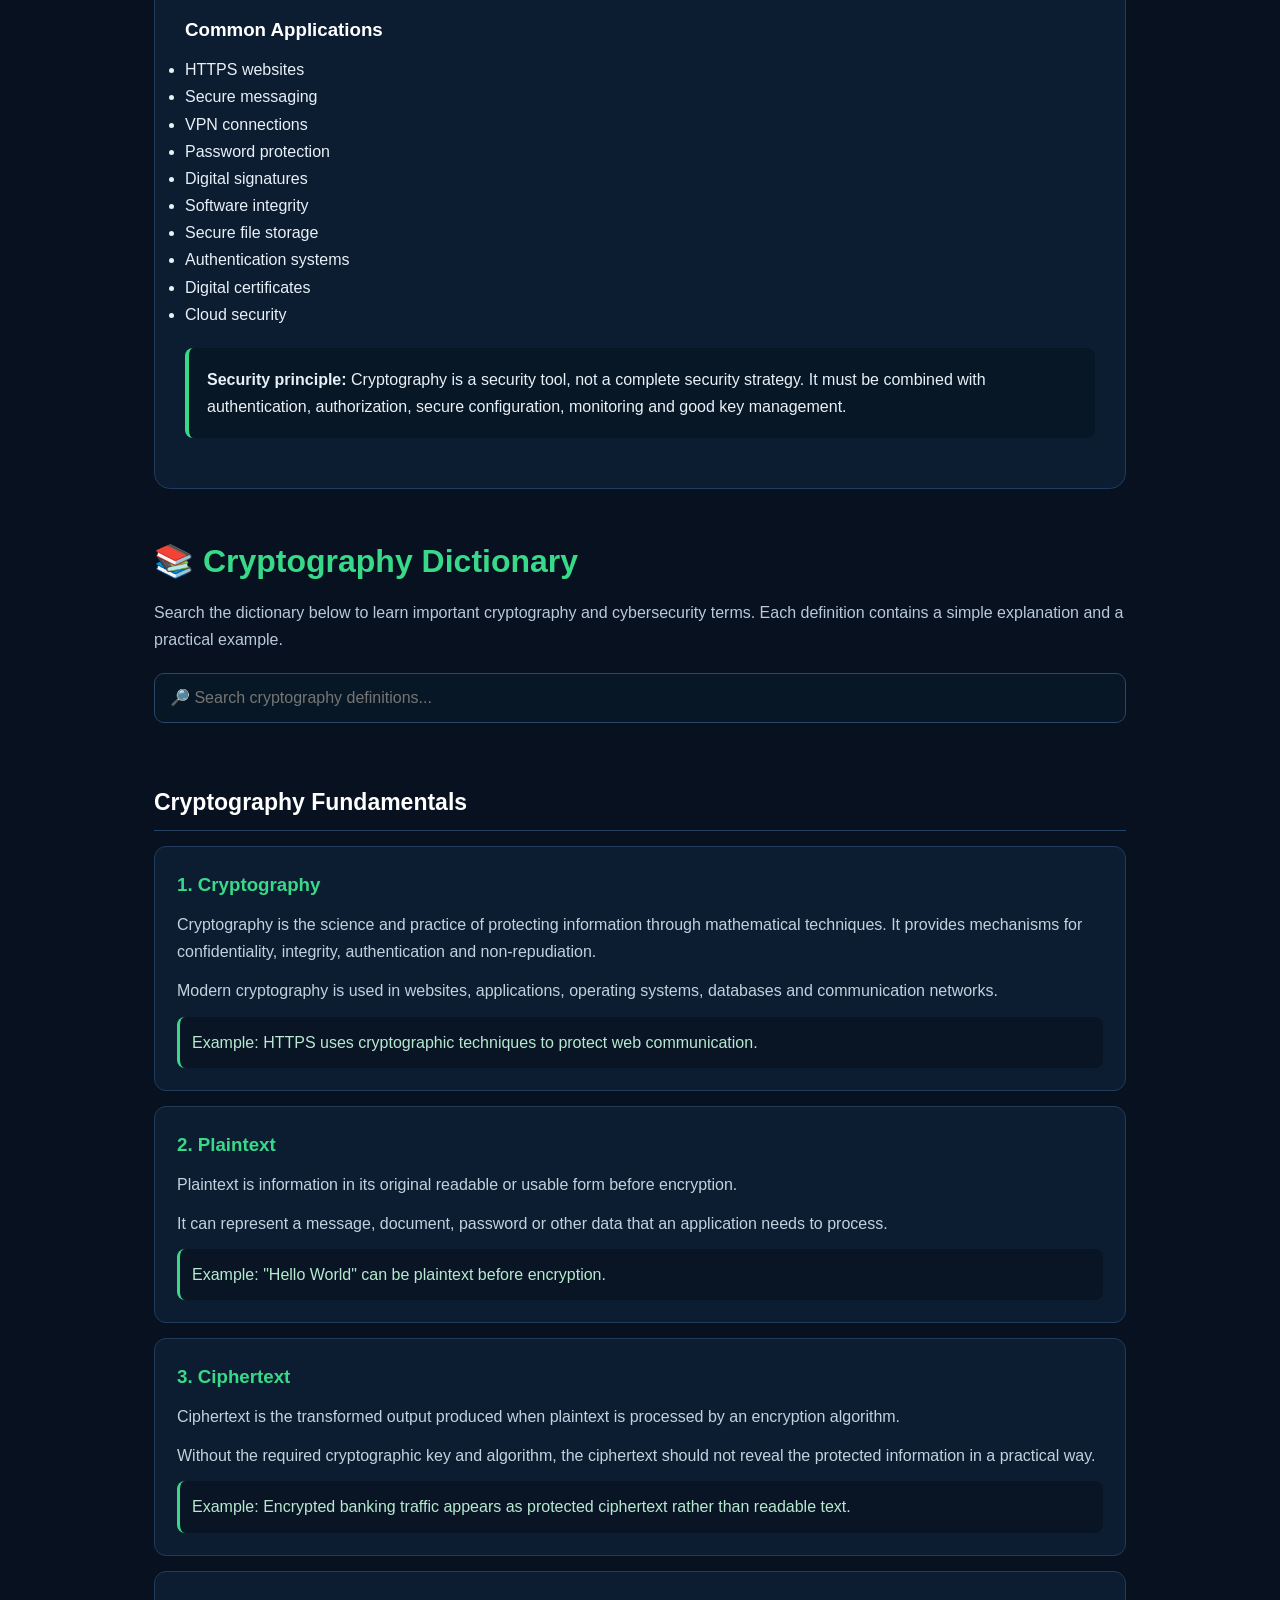
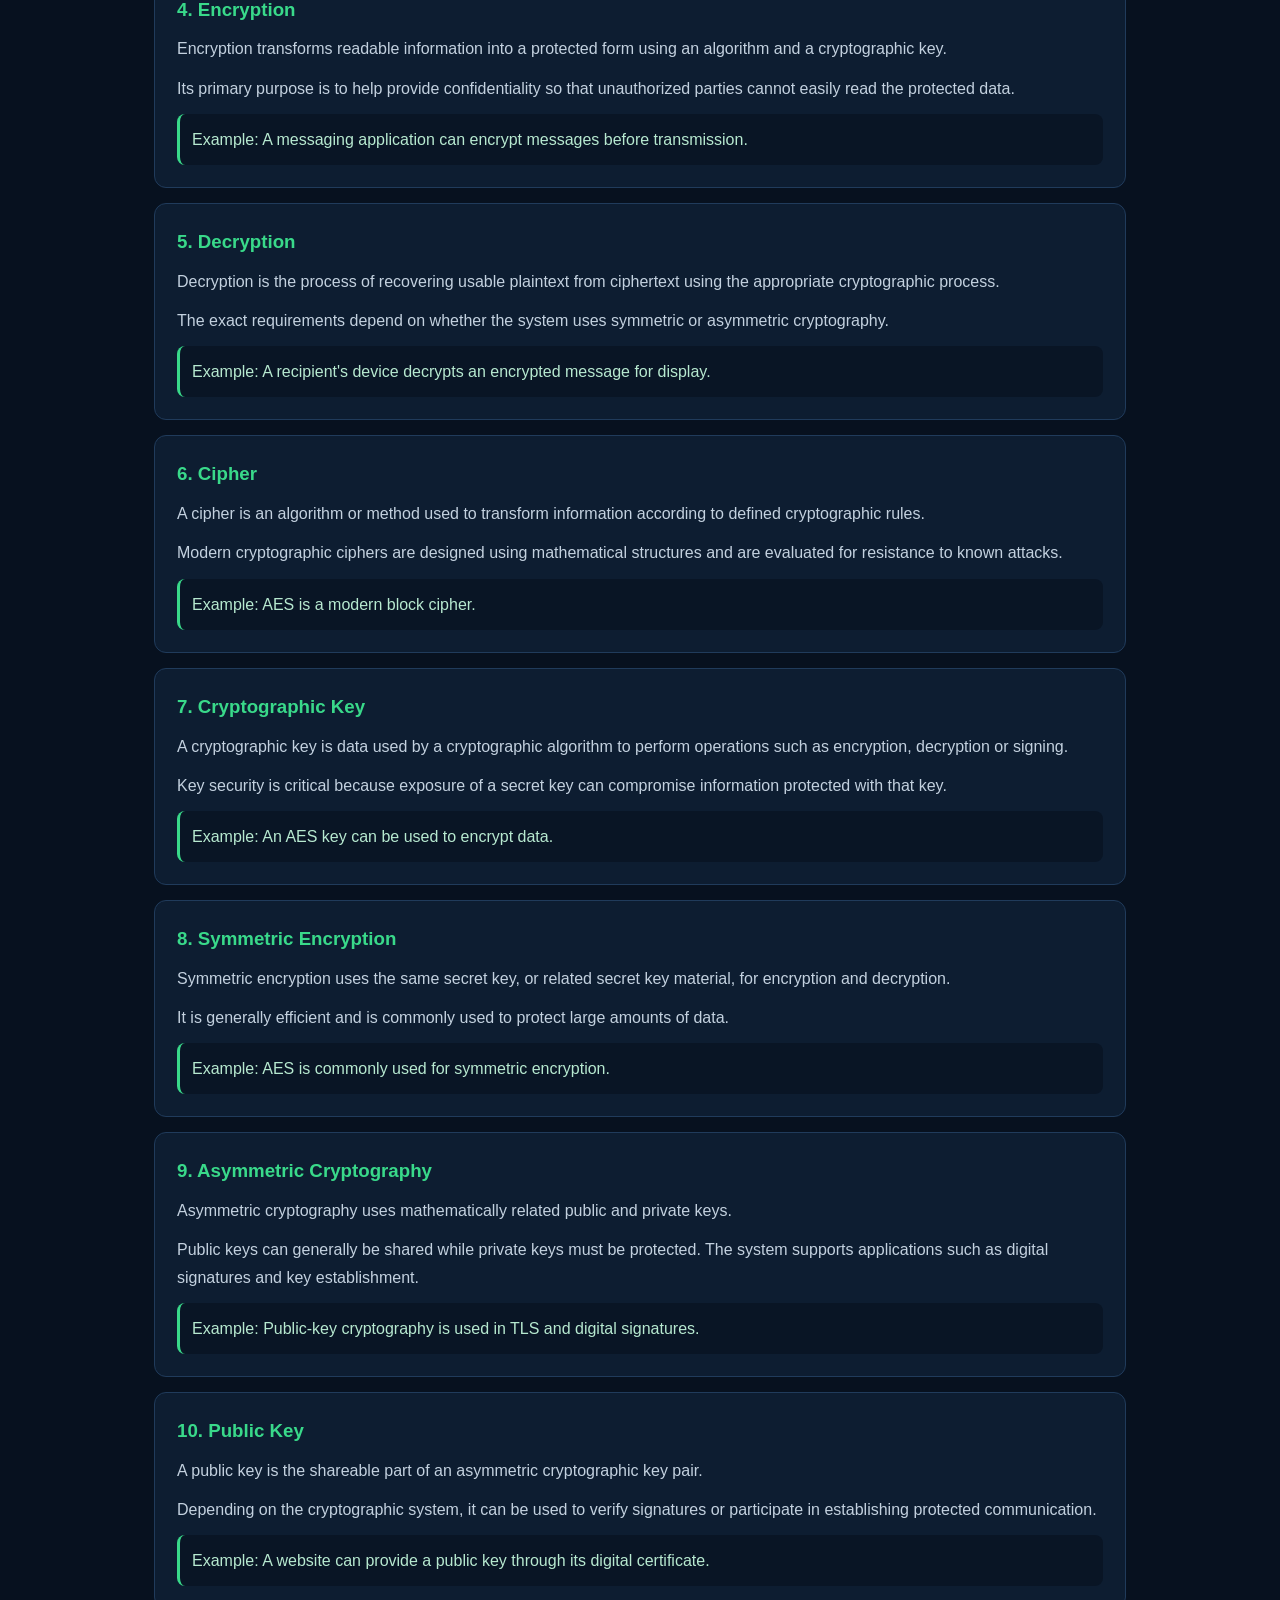
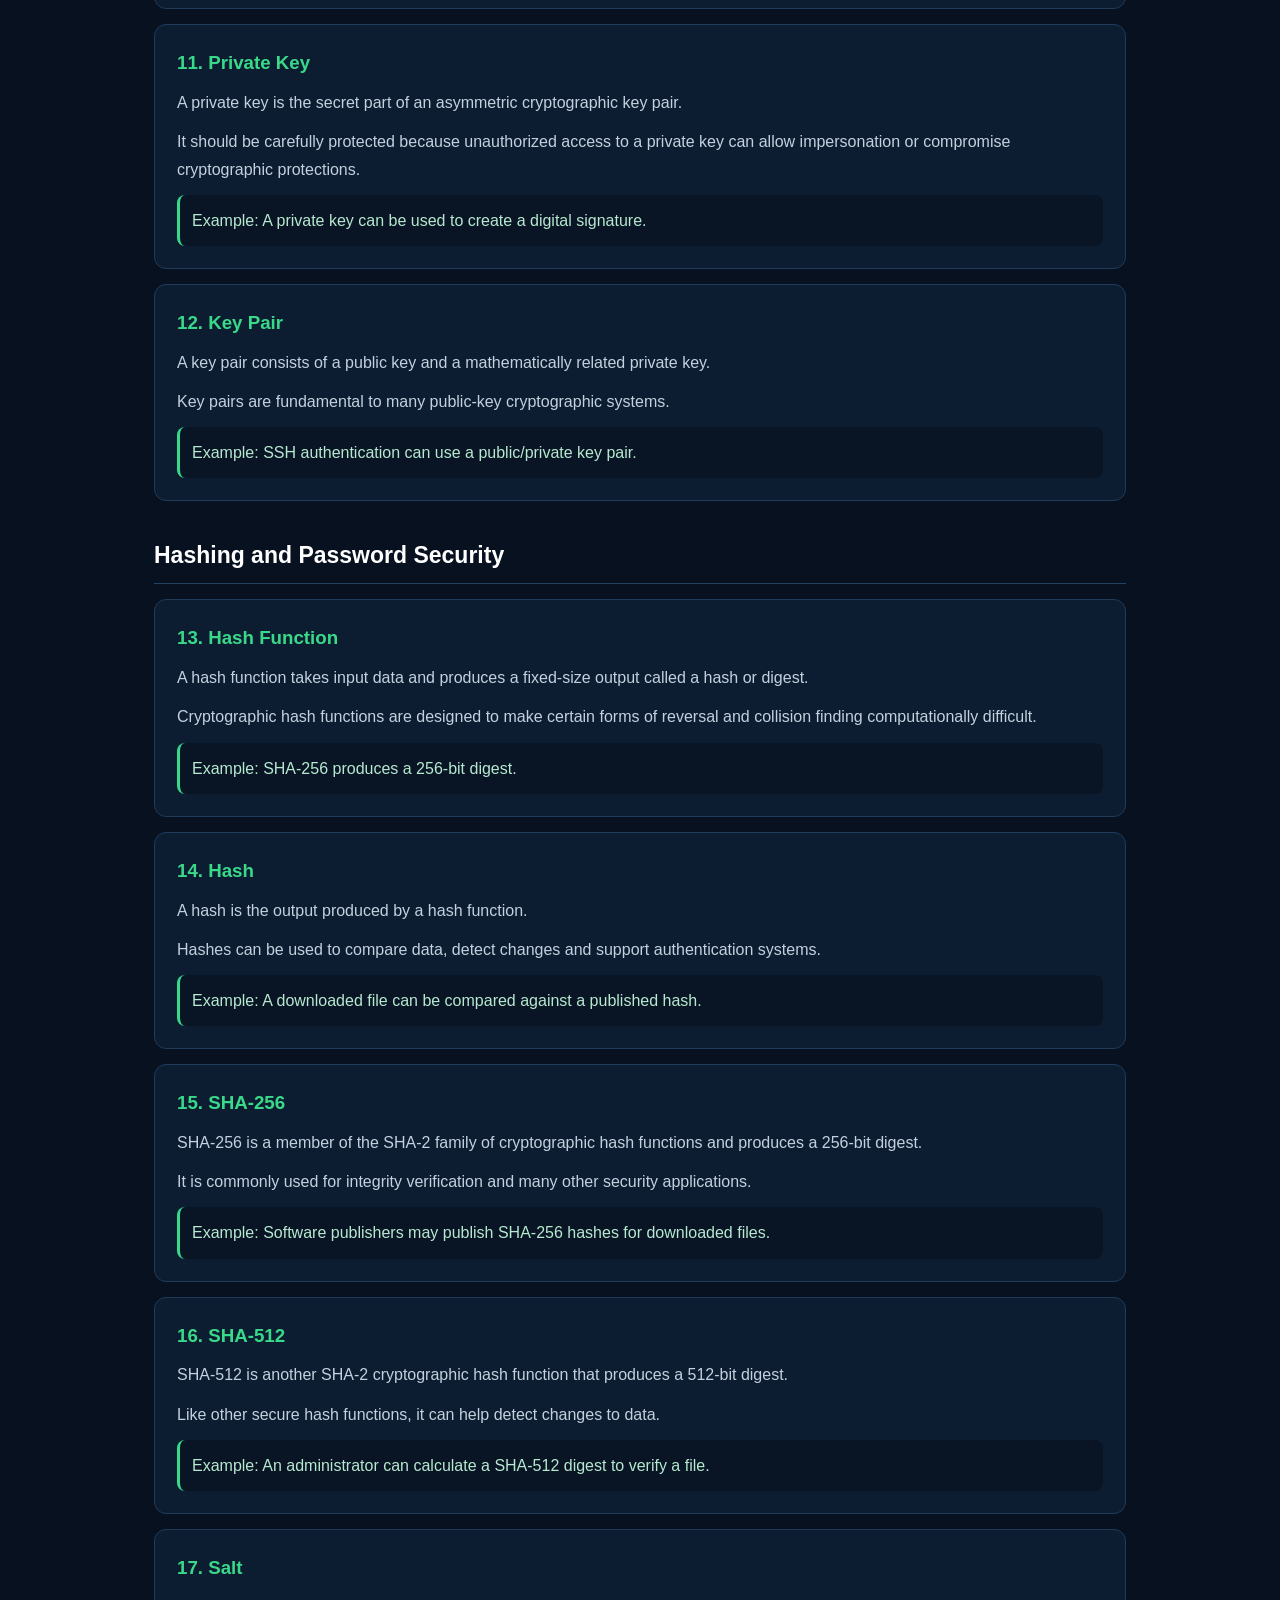
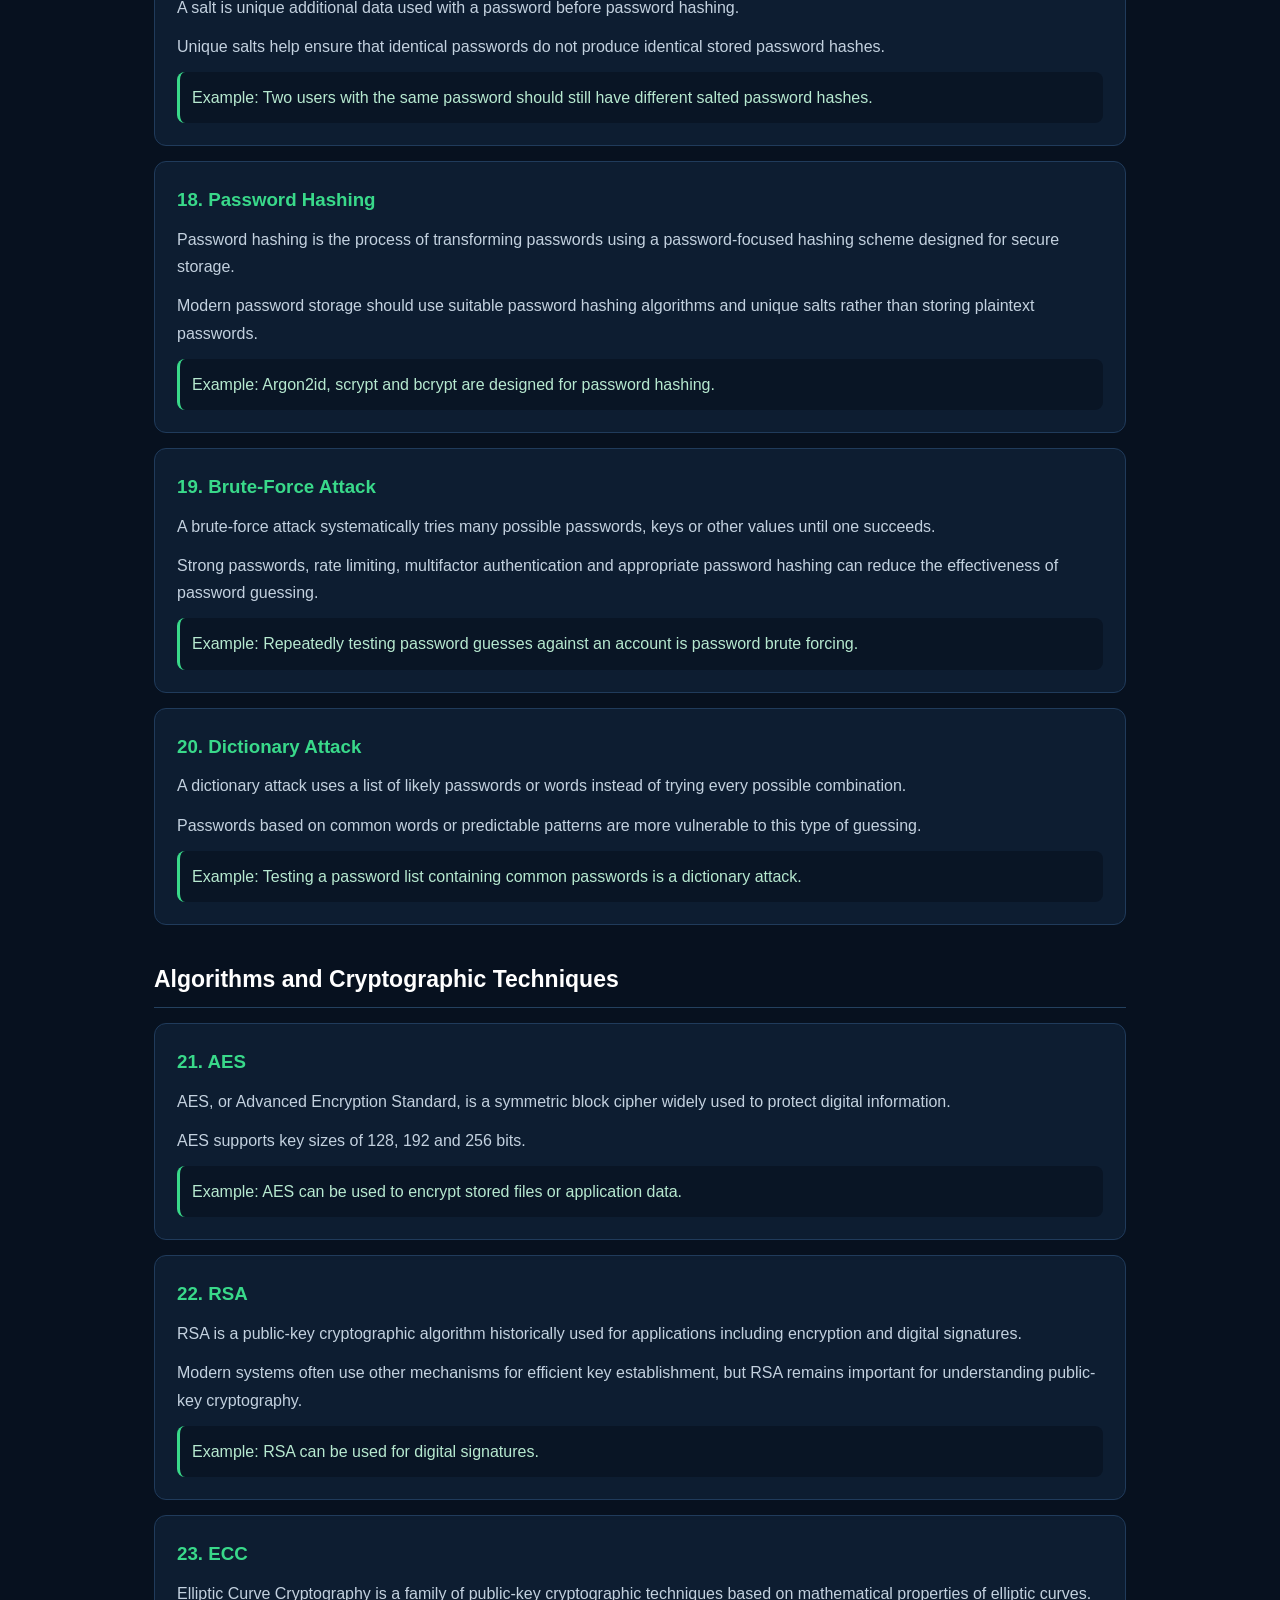
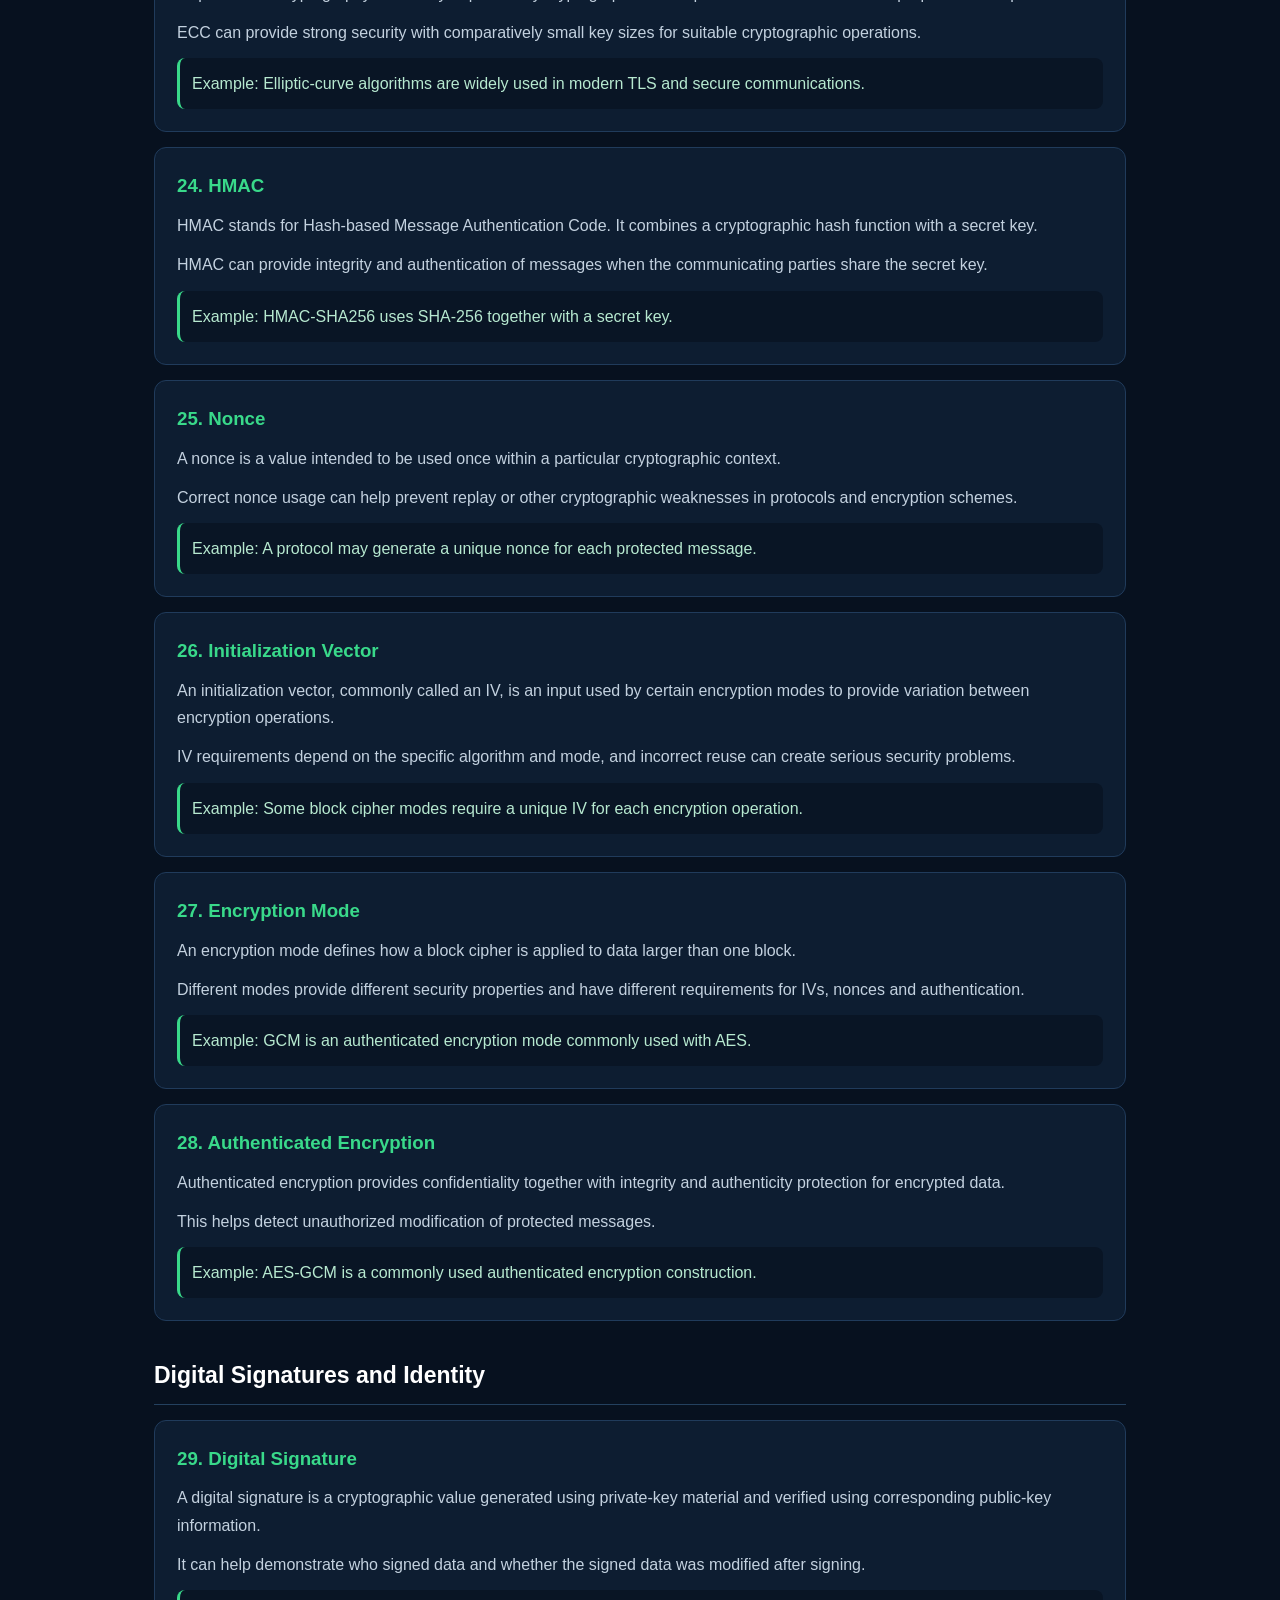
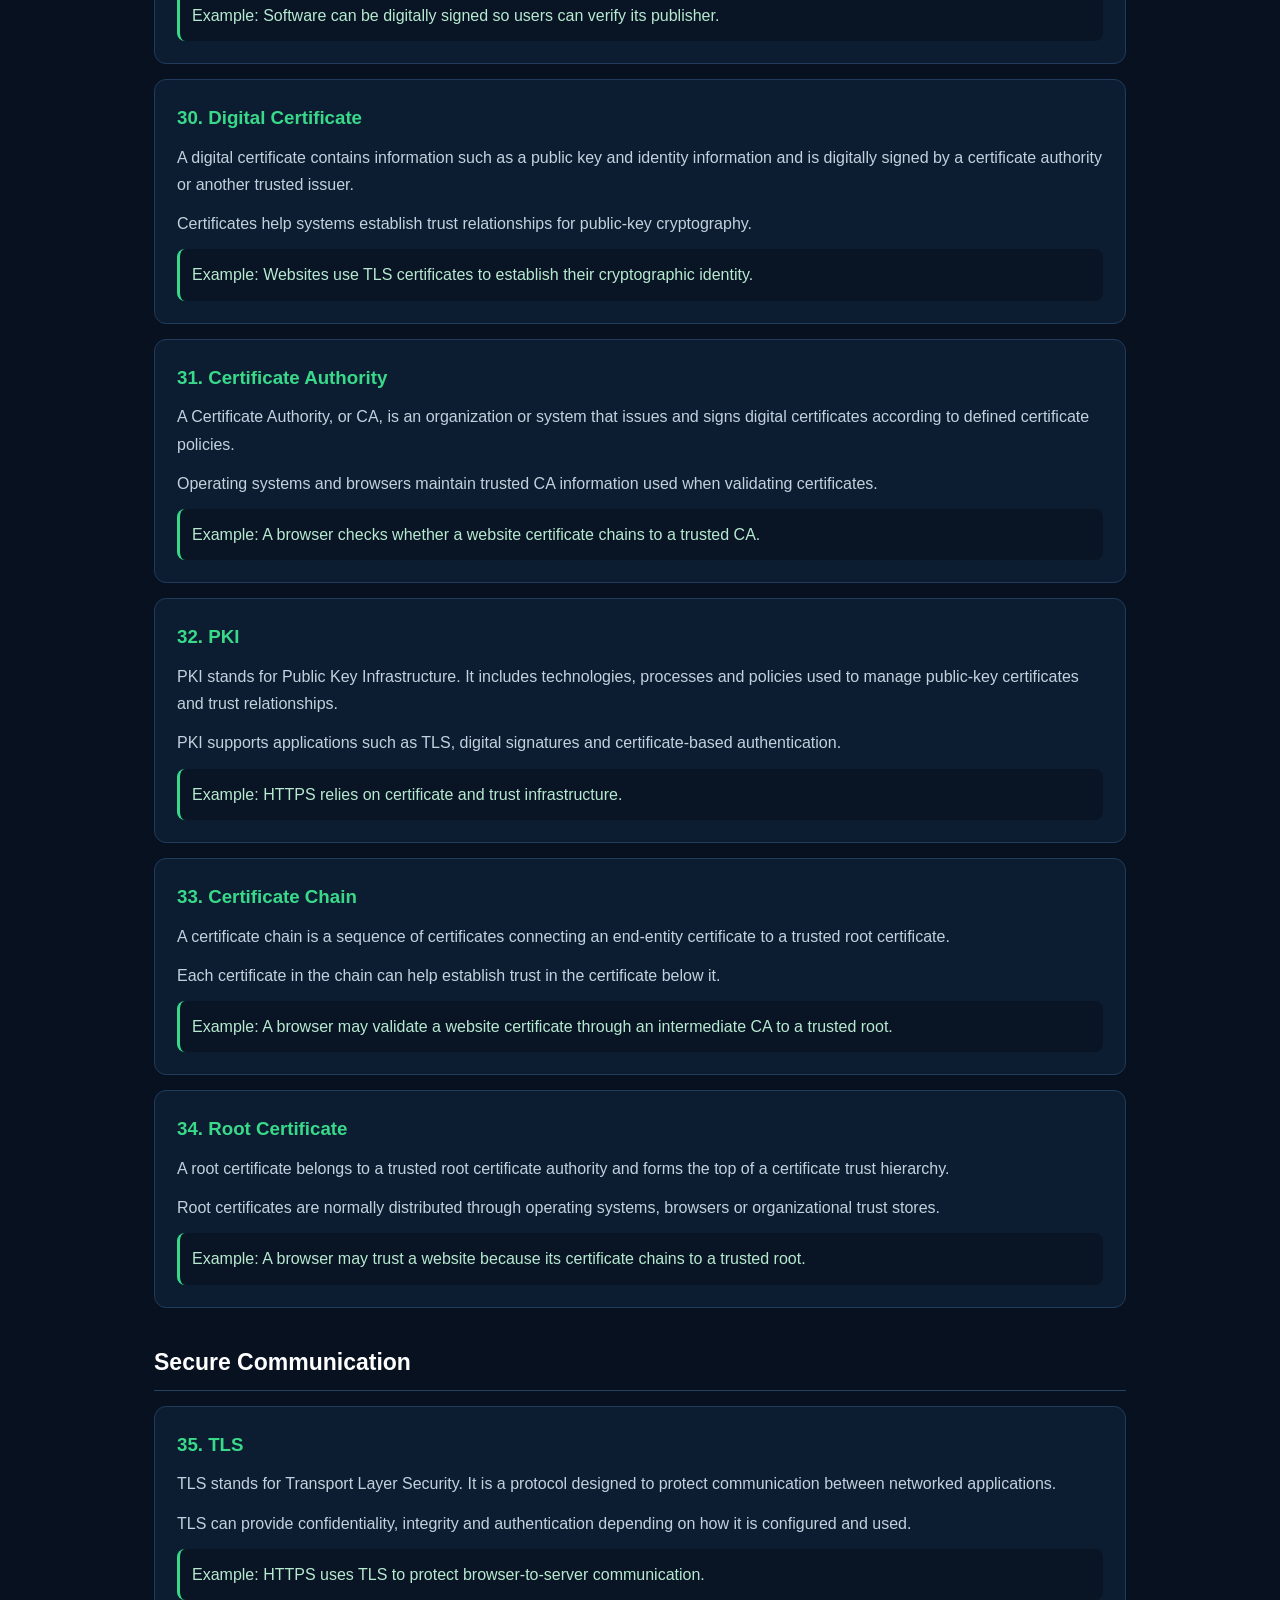
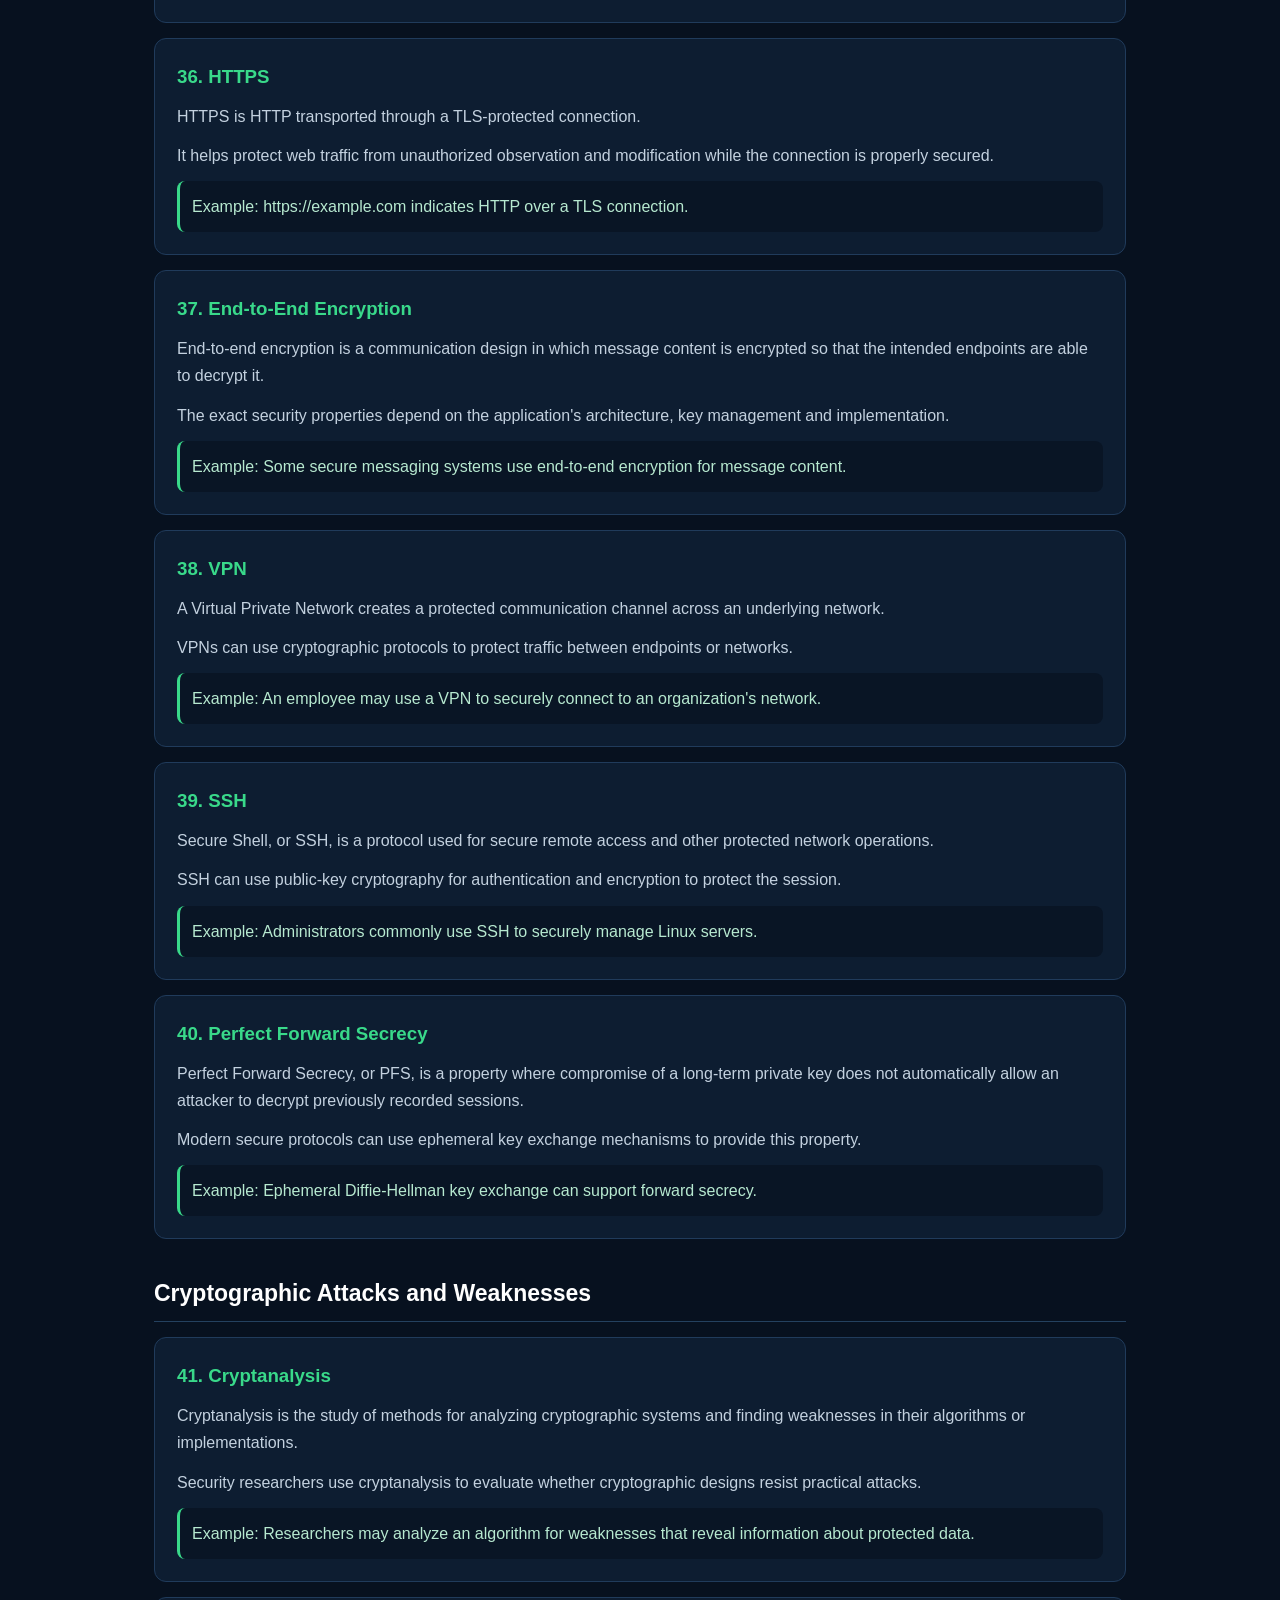
<file: cryptography.html>
<!DOCTYPE html>
<html lang="en">
<head>
  <meta charset="UTF-8">
  <meta name="viewport" content="width=device-width, initial-scale=1.0">

  <title>Cryptography Course | Smart Tech Hub</title>

  <meta name="description" content="Learn cryptography, encryption, hashing, digital signatures, keys, TLS, certificates, and practical cybersecurity concepts with Smart Tech Hub.">

  <link rel="canonical" href="https://anthonysuah200-hub.github.io/cryptography.html">

  <style>
    * {
      box-sizing: border-box;
      margin: 0;
      padding: 0;
    }

    body {
      font-family: Arial, Helvetica, sans-serif;
      background: #07111f;
      color: #e8f0f8;
      line-height: 1.7;
    }

    header {
      background: #0a1729;
      border-bottom: 1px solid #1d3552;
      padding: 18px 5%;
      position: sticky;
      top: 0;
      z-index: 1000;
    }

    .nav {
      max-width: 1200px;
      margin: auto;
      display: flex;
      justify-content: space-between;
      align-items: center;
      gap: 20px;
    }

    .logo {
      color: #39d98a;
      font-size: 24px;
      font-weight: bold;
      white-space: nowrap;
    }

    .logo span {
      color: #ffffff;
    }

    nav {
      display: flex;
      flex-wrap: wrap;
      gap: 14px;
    }

    nav a {
      color: #dce8f5;
      text-decoration: none;
      padding: 8px 12px;
      border-radius: 8px;
      font-size: 14px;
    }

    nav a:hover {
      background: #132944;
      color: #39d98a;
    }

    .hero {
      max-width: 1200px;
      margin: auto;
      padding: 65px 5% 45px;
      text-align: center;
    }

    .hero h1 {
      font-size: 48px;
      color: #ffffff;
      margin-bottom: 15px;
    }

    .hero h1 span {
      color: #39d98a;
    }

    .hero p {
      max-width: 850px;
      margin: auto;
      color: #b8c9da;
      font-size: 18px;
    }

    .course-container {
      max-width: 1100px;
      margin: auto;
      padding: 20px 5% 70px;
    }

    .progress-box {
      background: #0d1d31;
      border: 1px solid #203b5b;
      border-radius: 14px;
      padding: 20px;
      margin-bottom: 30px;
    }

    .progress-top {
      display: flex;
      justify-content: space-between;
      gap: 15px;
      margin-bottom: 10px;
      color: #cbd9e7;
    }

    .progress-bar {
      width: 100%;
      height: 12px;
      background: #172b43;
      border-radius: 20px;
      overflow: hidden;
    }

    .progress-fill {
      width: 0%;
      height: 100%;
      background: #39d98a;
      transition: width 0.3s ease;
    }

    .lesson {
      background: #0d1d31;
      border: 1px solid #203b5b;
      border-radius: 16px;
      padding: 30px;
      margin-bottom: 25px;
    }

    .lesson h2 {
      color: #39d98a;
      margin-bottom: 15px;
      font-size: 28px;
    }

    .lesson h3 {
      color: #ffffff;
      margin: 25px 0 10px;
    }

    .lesson p {
      color: #c4d2df;
      margin-bottom: 15px;
    }

    .concept-box {
      background: #081725;
      border-left: 4px solid #39d98a;
      padding: 18px;
      border-radius: 8px;
      margin: 20px 0;
    }

    .warning {
      background: #211d0c;
      border-left: 4px solid #e7c75f;
      padding: 18px;
      border-radius: 8px;
      margin: 20px 0;
      color: #e9dfb0;
    }

    pre {
      background: #050b13;
      border: 1px solid #1d3552;
      border-radius: 10px;
      padding: 18px;
      overflow-x: auto;
      margin: 15px 0;
      color: #bfead4;
    }

    code {
      font-family: Consolas, monospace;
    }

    .definition-section {
      margin-top: 45px;
    }

    .definition-section h2 {
      color: #39d98a;
      font-size: 32px;
      margin-bottom: 10px;
    }

    .definition-intro {
      color: #b8c9da;
      margin-bottom: 20px;
    }

    .search-box {
      width: 100%;
      padding: 15px;
      border-radius: 10px;
      border: 1px solid #294766;
      background: #081725;
      color: white;
      font-size: 16px;
      margin-bottom: 25px;
      outline: none;
    }

    .search-box:focus {
      border-color: #39d98a;
    }

    .category-title {
      color: #ffffff;
      margin: 35px 0 15px;
      padding-bottom: 8px;
      border-bottom: 1px solid #24415f;
      font-size: 23px;
    }

    .definition-card {
      background: #0d1d31;
      border: 1px solid #203b5b;
      border-radius: 12px;
      padding: 22px;
      margin-bottom: 15px;
    }

    .definition-card h3 {
      color: #39d98a;
      margin-bottom: 10px;
    }

    .definition-card p {
      color: #c3d1df;
      margin-bottom: 12px;
    }

    .example {
      background: #091525;
      padding: 12px;
      border-radius: 8px;
      color: #b7e9d0;
      border-left: 3px solid #39d98a;
    }

    .quiz {
      margin-top: 30px;
      background: #081725;
      border: 1px solid #254766;
      border-radius: 12px;
      padding: 22px;
    }

    .quiz h3 {
      color: #ffffff;
      margin-bottom: 15px;
    }

    .quiz-option {
      display: block;
      margin: 10px 0;
      padding: 12px;
      background: #0d1d31;
      border: 1px solid #284762;
      border-radius: 8px;
      cursor: pointer;
    }

    .quiz-option:hover {
      border-color: #39d98a;
    }

    .quiz-option input {
      margin-right: 8px;
    }

    .quiz button {
      margin-top: 12px;
      padding: 11px 18px;
      border: none;
      border-radius: 8px;
      background: #39d98a;
      color: #04120b;
      font-weight: bold;
      cursor: pointer;
    }

    .quiz-result {
      margin-top: 12px;
      font-weight: bold;
    }

    .certificate {
      display: none;
      margin-top: 30px;
      padding: 35px;
      text-align: center;
      border: 2px solid #39d98a;
      border-radius: 16px;
      background: #091827;
    }

    .certificate h2 {
      color: #39d98a;
      font-size: 32px;
      margin-bottom: 12px;
    }

    .certificate p {
      color: #d5e2ee;
    }

    .reset-btn {
      margin-top: 20px;
      padding: 11px 18px;
      border: 1px solid #39d98a;
      background: transparent;
      color: #39d98a;
      border-radius: 8px;
      cursor: pointer;
    }

    footer {
      background: #050d17;
      border-top: 1px solid #1d3552;
      text-align: center;
      padding: 30px 5%;
      color: #91a5b8;
    }

    footer a {
      color: #39d98a;
      text-decoration: none;
    }

    @media (max-width: 800px) {
      .nav {
        flex-direction: column;
      }

      nav {
        justify-content: center;
      }

      .hero h1 {
        font-size: 36px;
      }

      .lesson {
        padding: 22px;
      }
    }

    @media (max-width: 500px) {
      .hero h1 {
        font-size: 30px;
      }

      .lesson h2 {
        font-size: 24px;
      }

      .definition-section h2 {
        font-size: 27px;
      }

      nav a {
        font-size: 13px;
      }
    }

    @media print {
      header,
      footer,
      .search-box,
      .quiz,
      .reset-btn {
        display: none;
      }

      body {
        background: white;
        color: black;
      }

      .certificate {
        display: block;
        color: black;
      }
    }
  </style>
</head>

<body>

<header>
  <div class="nav">
    <div class="logo">Smart <span>Tech Hub</span></div>

    <nav>
      <a href="index.html">Home</a>
      <a href="courses.html">Courses</a>
      <a href="network-security.html">Network Security</a>
      <a href="owasp.html">OWASP</a>
      <a href="labs.html">Labs</a>
      <a href="ctf.html">CTF</a>
    </nav>
  </div>
</header>

<section class="hero">
  <h1>🔐 <span>Cryptography</span> Course</h1>

  <p>
    Learn how cryptography protects information using encryption,
    hashing, digital signatures, keys, certificates and secure
    communication protocols.
  </p>
</section>

<main class="course-container">

  <div class="progress-box">
    <div class="progress-top">
      <strong>Course Progress</strong>
      <span id="progressText">0%</span>
    </div>

    <div class="progress-bar">
      <div class="progress-fill" id="progressFill"></div>
    </div>
  </div>

  <!-- LESSON 1 -->

  <section class="lesson">
    <h2>Lesson 1 — What Is Cryptography?</h2>

    <p>
      Cryptography is the practice of protecting information by
      transforming it into a form that unauthorized people cannot
      easily understand or use.
    </p>

    <p>
      Modern cybersecurity uses cryptography to protect passwords,
      financial transactions, messages, websites, files, databases
      and communication between devices.
    </p>

    <div class="concept-box">
      <strong>Simple idea:</strong>
      Cryptography helps turn readable information into protected
      information and provides mechanisms for proving authenticity
      and integrity.
    </div>

    <h3>Basic Cryptography Process</h3>

    <pre><code>Plaintext
   ↓
Encryption
   ↓
Ciphertext
   ↓
Decryption
   ↓
Plaintext</code></pre>

    <h3>Example</h3>

    <p>
      Imagine sending the message:
    </p>

    <pre><code>Hello Smart Tech Hub</code></pre>

    <p>
      Encryption can transform that readable message into ciphertext.
      A person without the appropriate key should not be able to
      recover the original message through normal decryption.
    </p>

    <div class="warning">
      Cryptography is not the same thing as hiding information through
      secrecy alone. Good cryptographic systems are designed so that
      security depends on strong algorithms and properly protected keys.
    </div>
  </section>

  <!-- LESSON 2 -->

  <section class="lesson">
    <h2>Lesson 2 — Encryption and Decryption</h2>

    <p>
      Encryption transforms plaintext into ciphertext using an
      algorithm and a cryptographic key.
    </p>

    <p>
      Decryption reverses that process and attempts to recover the
      original plaintext using the appropriate key.
    </p>

    <div class="concept-box">
      <strong>Plaintext:</strong> Original readable information.<br><br>
      <strong>Ciphertext:</strong> Transformed protected information.<br><br>
      <strong>Encryption:</strong> Plaintext → Ciphertext.<br><br>
      <strong>Decryption:</strong> Ciphertext → Plaintext.
    </div>

    <h3>Symmetric Encryption</h3>

    <p>
      Symmetric encryption uses the same secret key for encryption
      and decryption. The communicating parties must therefore have
      a secure way to obtain and protect that key.
    </p>

    <p>
      AES is a widely used symmetric encryption standard. It is used
      in many systems where efficient encryption of large amounts of
      data is required.
    </p>

    <h3>Asymmetric Encryption</h3>

    <p>
      Asymmetric cryptography uses a pair of mathematically related
      keys: a public key and a private key.
    </p>

    <p>
      The public key can generally be shared, while the private key
      must be protected by its owner.
    </p>
  </section>

  <!-- LESSON 3 -->

  <section class="lesson">
    <h2>Lesson 3 — Hashing and Password Security</h2>

    <p>
      Hashing is a one-way transformation that produces a fixed-size
      output from input data. Cryptographic hash functions are designed
      to make it computationally difficult to recover the original input
      from the hash.
    </p>

    <p>
      Hashing is commonly used for integrity checking and password
      storage. Password systems should use password-specific hashing
      algorithms designed to resist guessing attacks rather than simply
      storing passwords as plaintext.
    </p>

    <h3>Hash Example</h3>

    <pre><code>Input:
SmartTechHub

Hash:
[example hash output]</code></pre>

    <h3>Salt</h3>

    <p>
      A salt is additional unique data combined with a password before
      password hashing. A different salt should normally be used for
      each password record.
    </p>

    <p>
      Salting helps prevent attackers from efficiently using precomputed
      tables of password hashes against many accounts.
    </p>

    <div class="warning">
      Never treat Base64 encoding as password protection. Base64 is
      encoding, not encryption or cryptographic hashing.
    </div>
  </section>

  <!-- LESSON 4 -->

  <section class="lesson">
    <h2>Lesson 4 — Keys, Digital Signatures and Certificates</h2>

    <h3>Cryptographic Keys</h3>

    <p>
      A cryptographic key is information used by a cryptographic
      algorithm to perform an operation such as encryption, decryption,
      signing or verification.
    </p>

    <p>
      Protecting keys is extremely important. A strong algorithm cannot
      compensate for a private key that has been exposed.
    </p>

    <h3>Digital Signatures</h3>

    <p>
      Digital signatures can provide evidence that data was signed by
      the holder of a particular private key and can help detect changes
      to signed information.
    </p>

    <h3>Digital Certificates</h3>

    <p>
      Digital certificates bind information such as a public key to
      an identity or domain under a certificate authority's trust model.
    </p>

    <h3>Public Key Infrastructure</h3>

    <p>
      Public Key Infrastructure, commonly called PKI, is a collection
      of technologies, processes and trust relationships used to manage
      public-key certificates and related cryptographic identities.
    </p>
  </section>

  <!-- LESSON 5 -->

  <section class="lesson">
    <h2>Lesson 5 — TLS and HTTPS</h2>

    <p>
      TLS, or Transport Layer Security, is a cryptographic protocol
      used to protect network communication.
    </p>

    <p>
      HTTPS uses HTTP over a TLS-protected connection. This helps protect
      data exchanged between a browser and a web server against
      unauthorized observation or modification during transmission.
    </p>

    <h3>Simple HTTPS Flow</h3>

    <pre><code>Browser
   ↓
TLS Handshake
   ↓
Server Authentication
   ↓
Secure Session Established
   ↓
Encrypted HTTPS Communication</code></pre>

    <div class="concept-box">
      <strong>Look for HTTPS:</strong>
      When entering sensitive information on a website, HTTPS indicates
      that the connection is using HTTP over TLS. It does not by itself
      prove that the website is trustworthy.
    </div>
  </section>

  <!-- LESSON 6 -->

  <section class="lesson">
    <h2>Lesson 6 — Cryptography in Cybersecurity</h2>

    <p>
      Cryptography is used throughout cybersecurity. It can help protect
      information while stored, protect communication while it travels,
      verify integrity, authenticate systems and support secure identity
      management.
    </p>

    <p>
      Security professionals must understand both the strengths and
      limitations of cryptography. Poor key management, weak passwords,
      outdated protocols and incorrect implementation can undermine an
      otherwise strong cryptographic design.
    </p>

    <h3>Common Applications</h3>

    <ul>
      <li>HTTPS websites</li>
      <li>Secure messaging</li>
      <li>VPN connections</li>
      <li>Password protection</li>
      <li>Digital signatures</li>
      <li>Software integrity</li>
      <li>Secure file storage</li>
      <li>Authentication systems</li>
      <li>Digital certificates</li>
      <li>Cloud security</li>
    </ul>

    <div class="concept-box">
      <strong>Security principle:</strong>
      Cryptography is a security tool, not a complete security strategy.
      It must be combined with authentication, authorization, secure
      configuration, monitoring and good key management.
    </div>
  </section>

  <!-- DICTIONARY -->

  <section class="definition-section">

    <h2>📚 Cryptography Dictionary</h2>

    <p class="definition-intro">
      Search the dictionary below to learn important cryptography and
      cybersecurity terms. Each definition contains a simple explanation
      and a practical example.
    </p>

    <input
      type="text"
      id="searchBox"
      class="search-box"
      placeholder="🔎 Search cryptography definitions..."
      onkeyup="searchDefinitions()"
    >

    <h3 class="category-title">Cryptography Fundamentals</h3>

    <div class="definition-card">
      <h3>1. Cryptography</h3>
      <p>
        Cryptography is the science and practice of protecting information
        through mathematical techniques. It provides mechanisms for
        confidentiality, integrity, authentication and non-repudiation.
      </p>
      <p>
        Modern cryptography is used in websites, applications, operating
        systems, databases and communication networks.
      </p>
      <div class="example">Example: HTTPS uses cryptographic techniques to protect web communication.</div>
    </div>

    <div class="definition-card">
      <h3>2. Plaintext</h3>
      <p>
        Plaintext is information in its original readable or usable form
        before encryption.
      </p>
      <p>
        It can represent a message, document, password or other data that
        an application needs to process.
      </p>
      <div class="example">Example: "Hello World" can be plaintext before encryption.</div>
    </div>

    <div class="definition-card">
      <h3>3. Ciphertext</h3>
      <p>
        Ciphertext is the transformed output produced when plaintext is
        processed by an encryption algorithm.
      </p>
      <p>
        Without the required cryptographic key and algorithm, the ciphertext
        should not reveal the protected information in a practical way.
      </p>
      <div class="example">Example: Encrypted banking traffic appears as protected ciphertext rather than readable text.</div>
    </div>

    <div class="definition-card">
      <h3>4. Encryption</h3>
      <p>
        Encryption transforms readable information into a protected form
        using an algorithm and a cryptographic key.
      </p>
      <p>
        Its primary purpose is to help provide confidentiality so that
        unauthorized parties cannot easily read the protected data.
      </p>
      <div class="example">Example: A messaging application can encrypt messages before transmission.</div>
    </div>

    <div class="definition-card">
      <h3>5. Decryption</h3>
      <p>
        Decryption is the process of recovering usable plaintext from
        ciphertext using the appropriate cryptographic process.
      </p>
      <p>
        The exact requirements depend on whether the system uses symmetric
        or asymmetric cryptography.
      </p>
      <div class="example">Example: A recipient's device decrypts an encrypted message for display.</div>
    </div>

    <div class="definition-card">
      <h3>6. Cipher</h3>
      <p>
        A cipher is an algorithm or method used to transform information
        according to defined cryptographic rules.
      </p>
      <p>
        Modern cryptographic ciphers are designed using mathematical
        structures and are evaluated for resistance to known attacks.
      </p>
      <div class="example">Example: AES is a modern block cipher.</div>
    </div>

    <div class="definition-card">
      <h3>7. Cryptographic Key</h3>
      <p>
        A cryptographic key is data used by a cryptographic algorithm to
        perform operations such as encryption, decryption or signing.
      </p>
      <p>
        Key security is critical because exposure of a secret key can
        compromise information protected with that key.
      </p>
      <div class="example">Example: An AES key can be used to encrypt data.</div>
    </div>

    <div class="definition-card">
      <h3>8. Symmetric Encryption</h3>
      <p>
        Symmetric encryption uses the same secret key, or related secret
        key material, for encryption and decryption.
      </p>
      <p>
        It is generally efficient and is commonly used to protect large
        amounts of data.
      </p>
      <div class="example">Example: AES is commonly used for symmetric encryption.</div>
    </div>

    <div class="definition-card">
      <h3>9. Asymmetric Cryptography</h3>
      <p>
        Asymmetric cryptography uses mathematically related public and
        private keys.
      </p>
      <p>
        Public keys can generally be shared while private keys must be
        protected. The system supports applications such as digital
        signatures and key establishment.
      </p>
      <div class="example">Example: Public-key cryptography is used in TLS and digital signatures.</div>
    </div>

    <div class="definition-card">
      <h3>10. Public Key</h3>
      <p>
        A public key is the shareable part of an asymmetric cryptographic
        key pair.
      </p>
      <p>
        Depending on the cryptographic system, it can be used to verify
        signatures or participate in establishing protected communication.
      </p>
      <div class="example">Example: A website can provide a public key through its digital certificate.</div>
    </div>

    <div class="definition-card">
      <h3>11. Private Key</h3>
      <p>
        A private key is the secret part of an asymmetric cryptographic
        key pair.
      </p>
      <p>
        It should be carefully protected because unauthorized access to a
        private key can allow impersonation or compromise cryptographic
        protections.
      </p>
      <div class="example">Example: A private key can be used to create a digital signature.</div>
    </div>

    <div class="definition-card">
      <h3>12. Key Pair</h3>
      <p>
        A key pair consists of a public key and a mathematically related
        private key.
      </p>
      <p>
        Key pairs are fundamental to many public-key cryptographic systems.
      </p>
      <div class="example">Example: SSH authentication can use a public/private key pair.</div>
    </div>

    <h3 class="category-title">Hashing and Password Security</h3>

    <div class="definition-card">
      <h3>13. Hash Function</h3>
      <p>
        A hash function takes input data and produces a fixed-size output
        called a hash or digest.
      </p>
      <p>
        Cryptographic hash functions are designed to make certain forms of
        reversal and collision finding computationally difficult.
      </p>
      <div class="example">Example: SHA-256 produces a 256-bit digest.</div>
    </div>

    <div class="definition-card">
      <h3>14. Hash</h3>
      <p>
        A hash is the output produced by a hash function.
      </p>
      <p>
        Hashes can be used to compare data, detect changes and support
        authentication systems.
      </p>
      <div class="example">Example: A downloaded file can be compared against a published hash.</div>
    </div>

    <div class="definition-card">
      <h3>15. SHA-256</h3>
      <p>
        SHA-256 is a member of the SHA-2 family of cryptographic hash
        functions and produces a 256-bit digest.
      </p>
      <p>
        It is commonly used for integrity verification and many other
        security applications.
      </p>
      <div class="example">Example: Software publishers may publish SHA-256 hashes for downloaded files.</div>
    </div>

    <div class="definition-card">
      <h3>16. SHA-512</h3>
      <p>
        SHA-512 is another SHA-2 cryptographic hash function that produces
        a 512-bit digest.
      </p>
      <p>
        Like other secure hash functions, it can help detect changes to
        data.
      </p>
      <div class="example">Example: An administrator can calculate a SHA-512 digest to verify a file.</div>
    </div>

    <div class="definition-card">
      <h3>17. Salt</h3>
      <p>
        A salt is unique additional data used with a password before
        password hashing.
      </p>
      <p>
        Unique salts help ensure that identical passwords do not produce
        identical stored password hashes.
      </p>
      <div class="example">Example: Two users with the same password should still have different salted password hashes.</div>
    </div>

    <div class="definition-card">
      <h3>18. Password Hashing</h3>
      <p>
        Password hashing is the process of transforming passwords using a
        password-focused hashing scheme designed for secure storage.
      </p>
      <p>
        Modern password storage should use suitable password hashing
        algorithms and unique salts rather than storing plaintext passwords.
      </p>
      <div class="example">Example: Argon2id, scrypt and bcrypt are designed for password hashing.</div>
    </div>

    <div class="definition-card">
      <h3>19. Brute-Force Attack</h3>
      <p>
        A brute-force attack systematically tries many possible passwords,
        keys or other values until one succeeds.
      </p>
      <p>
        Strong passwords, rate limiting, multifactor authentication and
        appropriate password hashing can reduce the effectiveness of
        password guessing.
      </p>
      <div class="example">Example: Repeatedly testing password guesses against an account is password brute forcing.</div>
    </div>

    <div class="definition-card">
      <h3>20. Dictionary Attack</h3>
      <p>
        A dictionary attack uses a list of likely passwords or words
        instead of trying every possible combination.
      </p>
      <p>
        Passwords based on common words or predictable patterns are more
        vulnerable to this type of guessing.
      </p>
      <div class="example">Example: Testing a password list containing common passwords is a dictionary attack.</div>
    </div>

    <h3 class="category-title">Algorithms and Cryptographic Techniques</h3>

    <div class="definition-card">
      <h3>21. AES</h3>
      <p>
        AES, or Advanced Encryption Standard, is a symmetric block cipher
        widely used to protect digital information.
      </p>
      <p>
        AES supports key sizes of 128, 192 and 256 bits.
      </p>
      <div class="example">Example: AES can be used to encrypt stored files or application data.</div>
    </div>

    <div class="definition-card">
      <h3>22. RSA</h3>
      <p>
        RSA is a public-key cryptographic algorithm historically used for
        applications including encryption and digital signatures.
      </p>
      <p>
        Modern systems often use other mechanisms for efficient key
        establishment, but RSA remains important for understanding
        public-key cryptography.
      </p>
      <div class="example">Example: RSA can be used for digital signatures.</div>
    </div>

    <div class="definition-card">
      <h3>23. ECC</h3>
      <p>
        Elliptic Curve Cryptography is a family of public-key cryptographic
        techniques based on mathematical properties of elliptic curves.
      </p>
      <p>
        ECC can provide strong security with comparatively small key sizes
        for suitable cryptographic operations.
      </p>
      <div class="example">Example: Elliptic-curve algorithms are widely used in modern TLS and secure communications.</div>
    </div>

    <div class="definition-card">
      <h3>24. HMAC</h3>
      <p>
        HMAC stands for Hash-based Message Authentication Code. It combines
        a cryptographic hash function with a secret key.
      </p>
      <p>
        HMAC can provide integrity and authentication of messages when the
        communicating parties share the secret key.
      </p>
      <div class="example">Example: HMAC-SHA256 uses SHA-256 together with a secret key.</div>
    </div>

    <div class="definition-card">
      <h3>25. Nonce</h3>
      <p>
        A nonce is a value intended to be used once within a particular
        cryptographic context.
      </p>
      <p>
        Correct nonce usage can help prevent replay or other cryptographic
        weaknesses in protocols and encryption schemes.
      </p>
      <div class="example">Example: A protocol may generate a unique nonce for each protected message.</div>
    </div>

    <div class="definition-card">
      <h3>26. Initialization Vector</h3>
      <p>
        An initialization vector, commonly called an IV, is an input used
        by certain encryption modes to provide variation between encryption
        operations.
      </p>
      <p>
        IV requirements depend on the specific algorithm and mode, and
        incorrect reuse can create serious security problems.
      </p>
      <div class="example">Example: Some block cipher modes require a unique IV for each encryption operation.</div>
    </div>

    <div class="definition-card">
      <h3>27. Encryption Mode</h3>
      <p>
        An encryption mode defines how a block cipher is applied to data
        larger than one block.
      </p>
      <p>
        Different modes provide different security properties and have
        different requirements for IVs, nonces and authentication.
      </p>
      <div class="example">Example: GCM is an authenticated encryption mode commonly used with AES.</div>
    </div>

    <div class="definition-card">
      <h3>28. Authenticated Encryption</h3>
      <p>
        Authenticated encryption provides confidentiality together with
        integrity and authenticity protection for encrypted data.
      </p>
      <p>
        This helps detect unauthorized modification of protected messages.
      </p>
      <div class="example">Example: AES-GCM is a commonly used authenticated encryption construction.</div>
    </div>

    <h3 class="category-title">Digital Signatures and Identity</h3>

    <div class="definition-card">
      <h3>29. Digital Signature</h3>
      <p>
        A digital signature is a cryptographic value generated using
        private-key material and verified using corresponding public-key
        information.
      </p>
      <p>
        It can help demonstrate who signed data and whether the signed
        data was modified after signing.
      </p>
      <div class="example">Example: Software can be digitally signed so users can verify its publisher.</div>
    </div>

    <div class="definition-card">
      <h3>30. Digital Certificate</h3>
      <p>
        A digital certificate contains information such as a public key
        and identity information and is digitally signed by a certificate
        authority or another trusted issuer.
      </p>
      <p>
        Certificates help systems establish trust relationships for
        public-key cryptography.
      </p>
      <div class="example">Example: Websites use TLS certificates to establish their cryptographic identity.</div>
    </div>

    <div class="definition-card">
      <h3>31. Certificate Authority</h3>
      <p>
        A Certificate Authority, or CA, is an organization or system that
        issues and signs digital certificates according to defined
        certificate policies.
      </p>
      <p>
        Operating systems and browsers maintain trusted CA information
        used when validating certificates.
      </p>
      <div class="example">Example: A browser checks whether a website certificate chains to a trusted CA.</div>
    </div>

    <div class="definition-card">
      <h3>32. PKI</h3>
      <p>
        PKI stands for Public Key Infrastructure. It includes technologies,
        processes and policies used to manage public-key certificates and
        trust relationships.
      </p>
      <p>
        PKI supports applications such as TLS, digital signatures and
        certificate-based authentication.
      </p>
      <div class="example">Example: HTTPS relies on certificate and trust infrastructure.</div>
    </div>

    <div class="definition-card">
      <h3>33. Certificate Chain</h3>
      <p>
        A certificate chain is a sequence of certificates connecting an
        end-entity certificate to a trusted root certificate.
      </p>
      <p>
        Each certificate in the chain can help establish trust in the
        certificate below it.
      </p>
      <div class="example">Example: A browser may validate a website certificate through an intermediate CA to a trusted root.</div>
    </div>

    <div class="definition-card">
      <h3>34. Root Certificate</h3>
      <p>
        A root certificate belongs to a trusted root certificate authority
        and forms the top of a certificate trust hierarchy.
      </p>
      <p>
        Root certificates are normally distributed through operating
        systems, browsers or organizational trust stores.
      </p>
      <div class="example">Example: A browser may trust a website because its certificate chains to a trusted root.</div>
    </div>

    <h3 class="category-title">Secure Communication</h3>

    <div class="definition-card">
      <h3>35. TLS</h3>
      <p>
        TLS stands for Transport Layer Security. It is a protocol designed
        to protect communication between networked applications.
      </p>
      <p>
        TLS can provide confidentiality, integrity and authentication
        depending on how it is configured and used.
      </p>
      <div class="example">Example: HTTPS uses TLS to protect browser-to-server communication.</div>
    </div>

    <div class="definition-card">
      <h3>36. HTTPS</h3>
      <p>
        HTTPS is HTTP transported through a TLS-protected connection.
      </p>
      <p>
        It helps protect web traffic from unauthorized observation and
        modification while the connection is properly secured.
      </p>
      <div class="example">Example: https://example.com indicates HTTP over a TLS connection.</div>
    </div>

    <div class="definition-card">
      <h3>37. End-to-End Encryption</h3>
      <p>
        End-to-end encryption is a communication design in which message
        content is encrypted so that the intended endpoints are able to
        decrypt it.
      </p>
      <p>
        The exact security properties depend on the application's
        architecture, key management and implementation.
      </p>
      <div class="example">Example: Some secure messaging systems use end-to-end encryption for message content.</div>
    </div>

    <div class="definition-card">
      <h3>38. VPN</h3>
      <p>
        A Virtual Private Network creates a protected communication
        channel across an underlying network.
      </p>
      <p>
        VPNs can use cryptographic protocols to protect traffic between
        endpoints or networks.
      </p>
      <div class="example">Example: An employee may use a VPN to securely connect to an organization's network.</div>
    </div>

    <div class="definition-card">
      <h3>39. SSH</h3>
      <p>
        Secure Shell, or SSH, is a protocol used for secure remote access
        and other protected network operations.
      </p>
      <p>
        SSH can use public-key cryptography for authentication and
        encryption to protect the session.
      </p>
      <div class="example">Example: Administrators commonly use SSH to securely manage Linux servers.</div>
    </div>

    <div class="definition-card">
      <h3>40. Perfect Forward Secrecy</h3>
      <p>
        Perfect Forward Secrecy, or PFS, is a property where compromise of
        a long-term private key does not automatically allow an attacker
        to decrypt previously recorded sessions.
      </p>
      <p>
        Modern secure protocols can use ephemeral key exchange mechanisms
        to provide this property.
      </p>
      <div class="example">Example: Ephemeral Diffie-Hellman key exchange can support forward secrecy.</div>
    </div>

    <h3 class="category-title">Cryptographic Attacks and Weaknesses</h3>

    <div class="definition-card">
      <h3>41. Cryptanalysis</h3>
      <p>
        Cryptanalysis is the study of methods for analyzing cryptographic
        systems and finding weaknesses in their algorithms or implementations.
      </p>
      <p>
        Security researchers use cryptanalysis to evaluate whether
        cryptographic designs resist practical attacks.
      </p>
      <div class="example">Example: Researchers may analyze an algorithm for weaknesses that reveal information about protected data.</div>
    </div>

    <div class="definition-card">
      <h3>42. Collision</h3>
      <p>
        A hash collision occurs when two different inputs produce the same
        hash output.
      </p>
      <p>
        Cryptographic hash functions are designed to make useful collision
        attacks computationally impractical.
      </p>
      <div class="example">Example: A collision in a weak hash algorithm can undermine applications that depend on unique digests.</div>
    </div>

    <div class="definition-card">
      <h3>43. Rainbow Table</h3>
      <p>
        A rainbow table is a precomputed data structure designed to speed
        up recovery of plaintext values from certain unsalted password
        hashes.
      </p>
      <p>
        Unique salts significantly reduce the usefulness of precomputed
        tables against password databases.
      </p>
      <div class="example">Example: A unique salt for every password makes a single precomputed table much less useful.</div>
    </div>

    <div class="definition-card">
      <h3>44. Key Management</h3>
      <p>
        Key management covers the generation, storage, distribution,
        rotation, backup, revocation and destruction of cryptographic keys.
      </p>
      <p>
        Poor key management can weaken otherwise strong cryptographic
        algorithms.
      </p>
      <div class="example">Example: An organization may rotate encryption keys according to a defined security policy.</div>
    </div>

    <div class="definition-card">
      <h3>45. Key Rotation</h3>
      <p>
        Key rotation is the process of replacing a cryptographic key with
        a new key according to a defined policy.
      </p>
      <p>
        Rotation can limit the amount of information protected by one key
        and reduce the impact of certain key compromises.
      </p>
      <div class="example">Example: A service may periodically replace an API encryption key.</div>
    </div>

    <div class="definition-card">
      <h3>46. Key Revocation</h3>
      <p>
        Key revocation is the process of declaring a key or certificate
        invalid before its normal expiration.
      </p>
      <p>
        Revocation may be necessary when credentials are compromised,
        misissued or no longer trusted.
      </p>
      <div class="example">Example: A compromised certificate can be revoked so clients stop trusting it.</div>
    </div>

    <h3 class="category-title">Encoding and Related Concepts</h3>

    <div class="definition-card">
      <h3>47. Encoding</h3>
      <p>
        Encoding converts data into another representation so that it can
        be stored, transmitted or processed in a particular format.
      </p>
      <p>
        Encoding does not inherently provide confidentiality.
      </p>
      <div class="example">Example: UTF-8 encodes characters into bytes.</div>
    </div>

    <div class="definition-card">
      <h3>48. Base64</h3>
      <p>
        Base64 is an encoding scheme that represents binary data using a
        set of printable characters.
      </p>
      <p>
        Base64 is not encryption because anyone can decode it without a
        secret cryptographic key.
      </p>
      <div class="example">Example: Base64 is often used to represent binary data in text-based formats.</div>
    </div>

    <div class="definition-card">
      <h3>49. Steganography</h3>
      <p>
        Steganography is the practice of hiding information inside another
        medium, such as an image, audio file or document.
      </p>
      <p>
        Unlike encryption, its main purpose is often to conceal the
        existence of the message rather than simply protect its contents.
      </p>
      <div class="example">Example: Data can be hidden inside an image while the image still appears normal.</div>
    </div>

    <div class="definition-card">
      <h3>50. Non-Repudiation</h3>
      <p>
        Non-repudiation refers to mechanisms intended to provide evidence
        about the origin or approval of an action or message.
      </p>
      <p>
        Digital signatures can contribute to non-repudiation, although
        the exact legal and technical meaning depends on the surrounding
        system and policies.
      </p>
      <div class="example">Example: A digitally signed document can provide evidence that a particular private key signed it.</div>
    </div>

    <div class="definition-card">
      <h3>51. Integrity</h3>
      <p>
        Integrity means protecting information against unauthorized or
        undetected modification.
      </p>
      <p>
        Hashes, MACs and digital signatures can provide different forms
        of integrity protection.
      </p>
      <div class="example">Example: A file hash can help detect whether a downloaded file changed.</div>
    </div>

    <div class="definition-card">
      <h3>52. Confidentiality</h3>
      <p>
        Confidentiality means preventing unauthorized parties from
        accessing protected information.
      </p>
      <p>
        Encryption is one of the primary technical mechanisms used to
        support confidentiality.
      </p>
      <div class="example">Example: Encrypting a private document can help prevent unauthorized reading.</div>
    </div>

    <div class="definition-card">
      <h3>53. Authentication</h3>
      <p>
        Authentication is the process of establishing or verifying the
        identity of a user, device or system.
      </p>
      <p>
        Cryptographic credentials such as certificates, security keys and
        signed challenges can support authentication.
      </p>
      <div class="example">Example: SSH can authenticate a user using a public/private key pair.</div>
    </div>

    <div class="definition-card">
      <h3>54. Authorization</h3>
      <p>
        Authorization determines what an authenticated user, application
        or system is allowed to access or perform.
      </p>
      <p>
        Cryptography can support authorization systems, but authorization
        itself is a separate security function.
      </p>
      <div class="example">Example: An authenticated administrator may be authorized to access server settings.</div>
    </div>

    <div class="definition-card">
      <h3>55. Defense in Depth</h3>
      <p>
        Defense in depth means using multiple complementary security
        controls instead of depending on one protection mechanism.
      </p>
      <p>
        Cryptography should therefore be combined with strong authentication,
        secure configuration, monitoring, access control and other controls.
      </p>
      <div class="example">Example: A system may use encryption, MFA, access control and monitoring together.</div>
    </div>

  </section>

  <!-- QUIZ -->

  <section class="lesson">

    <h2>🧠 Cryptography Quiz</h2>

    <div class="quiz">

      <h3>Question 1: What is encryption mainly used to provide?</h3>

      <label class="quiz-option">
        <input type="radio" name="q1" value="wrong">
        Faster internet
      </label>

      <label class="quiz-option">
        <input type="radio" name="q1" value="correct">
        Confidentiality
      </label>

      <label class="quiz-option">
        <input type="radio" name="q1" value="wrong">
        More storage
      </label>

      <button onclick="checkAnswer(1)">Check Answer</button>

      <div id="result1" class="quiz-result"></div>

    </div>

    <div class="quiz">

      <h3>Question 2: Which technology produces a fixed-size digest?</h3>

      <label class="quiz-option">
        <input type="radio" name="q2" value="wrong">
        Encryption
      </label>

      <label class="quiz-option">
        <input type="radio" name="q2" value="correct">
        Hashing
      </label>

      <label class="quiz-option">
        <input type="radio" name="q2" value="wrong">
        Routing
      </label>

      <button onclick="checkAnswer(2)">Check Answer</button>

      <div id="result2" class="quiz-result"></div>

    </div>

    <div class="quiz">

      <h3>Question 3: What should be kept secret in an asymmetric key pair?</h3>

      <label class="quiz-option">
        <input type="radio" name="q3" value="wrong">
        Public key
      </label>

      <label class="quiz-option">
        <input type="radio" name="q3" value="correct">
        Private key
      </label>

      <label class="quiz-option">
        <input type="radio" name="q3" value="wrong">
        Certificate name
      </label>

      <button onclick="checkAnswer(3)">Check Answer</button>

      <div id="result3" class="quiz-result"></div>

    </div>

    <div class="quiz">

      <h3>Question 4: Is Base64 encryption?</h3>

      <label class="quiz-option">
        <input type="radio" name="q4" value="wrong">
        Yes
      </label>

      <label class="quiz-option">
        <input type="radio" name="q4" value="correct">
        No, it is encoding
      </label>

      <label class="quiz-option">
        <input type="radio" name="q4" value="wrong">
        Only on Linux
      </label>

      <button onclick="checkAnswer(4)">Check Answer</button>

      <div id="result4" class="quiz-result"></div>

    </div>

    <div class="quiz">

      <h3>Question 5: What protocol protects normal HTTPS communication?</h3>

      <label class="quiz-option">
        <input type="radio" name="q5" value="wrong">
        FTP
      </label>

      <label class="quiz-option">
        <input type="radio" name="q5" value="correct">
        TLS
      </label>

      <label class="quiz-option">
        <input type="radio" name="q5" value="wrong">
        DNS
      </label>

      <button onclick="checkAnswer(5)">Check Answer</button>

      <div id="result5" class="quiz-result"></div>

    </div>

    <div id="certificate" class="certificate">

      <h2>🏆 Certificate of Completion</h2>

      <p>
        Congratulations!
      </p>

      <p>
        You have completed the
        <strong>Smart Tech Hub Cryptography Course</strong>.
      </p>

      <p id="finalScore"></p>

      <button class="reset-btn" onclick="resetQuiz()">
        Reset Quiz
      </button>

    </div>

  </section>

</main>

<footer>

  <p>
    © 2026 Smart Tech Hub — Learn • Practice • Protect
  </p>

  <p>
    Cybersecurity education for beginners and future security professionals.
  </p>

  <p>
    <a href="index.html">Home</a> |
    <a href="courses.html">Courses</a> |
    <a href="labs.html">Labs</a> |
    <a href="ctf.html">CTF</a>
  </p>

</footer>

<script>

  const totalQuestions = 5;

  let score = Number(localStorage.getItem("sth_crypto_score")) || 0;

  let answered =
    JSON.parse(localStorage.getItem("sth_crypto_answers") || "{}");

  function updateProgress() {

    const completed = Object.keys(answered).length;

    const percentage =
      Math.round((completed / totalQuestions) * 100);

    document.getElementById("progressFill").style.width =
      percentage + "%";

    document.getElementById("progressText").textContent =
      percentage + "%";

    if (completed === totalQuestions) {

      document.getElementById("certificate").style.display = "block";

      document.getElementById("finalScore").textContent =
        "Final Score: " + score + " / " + totalQuestions;

    }

    localStorage.setItem(
      "sth_crypto_score",
      score
    );

    localStorage.setItem(
      "sth_crypto_answers",
      JSON.stringify(answered)
    );
  }

  function checkAnswer(questionNumber) {

    if (answered[questionNumber]) {
      return;
    }

    const selected =
      document.querySelector(
        'input[name="q' + questionNumber + '"]:checked'
      );

    const result =
      document.getElementById(
        "result" + questionNumber
      );

    if (!selected) {

      result.textContent =
        "Please select an answer first.";

      return;
    }

    answered[questionNumber] = true;

    if (selected.value === "correct") {

      score++;

      result.textContent =
        "✅ Correct!";

    } else {

      result.textContent =
        "❌ Incorrect. Review the lesson and try the next question.";

    }

    updateProgress();
  }

  function resetQuiz() {

    score = 0;

    answered = {};

    localStorage.removeItem("sth_crypto_score");

    localStorage.removeItem("sth_crypto_answers");

    location.reload();

  }

  function searchDefinitions() {

    const search =
      document
        .getElementById("searchBox")
        .value
        .toLowerCase()
        .trim();

    const cards =
      document.querySelectorAll(".definition-card");

    cards.forEach(card => {

      const text =
        card.textContent.toLowerCase();

      if (text.includes(search)) {

        card.style.display = "block";

      } else {

        card.style.display = "none";

      }

    });

  }

  updateProgress();

</script>

</body>
</html>
</file>
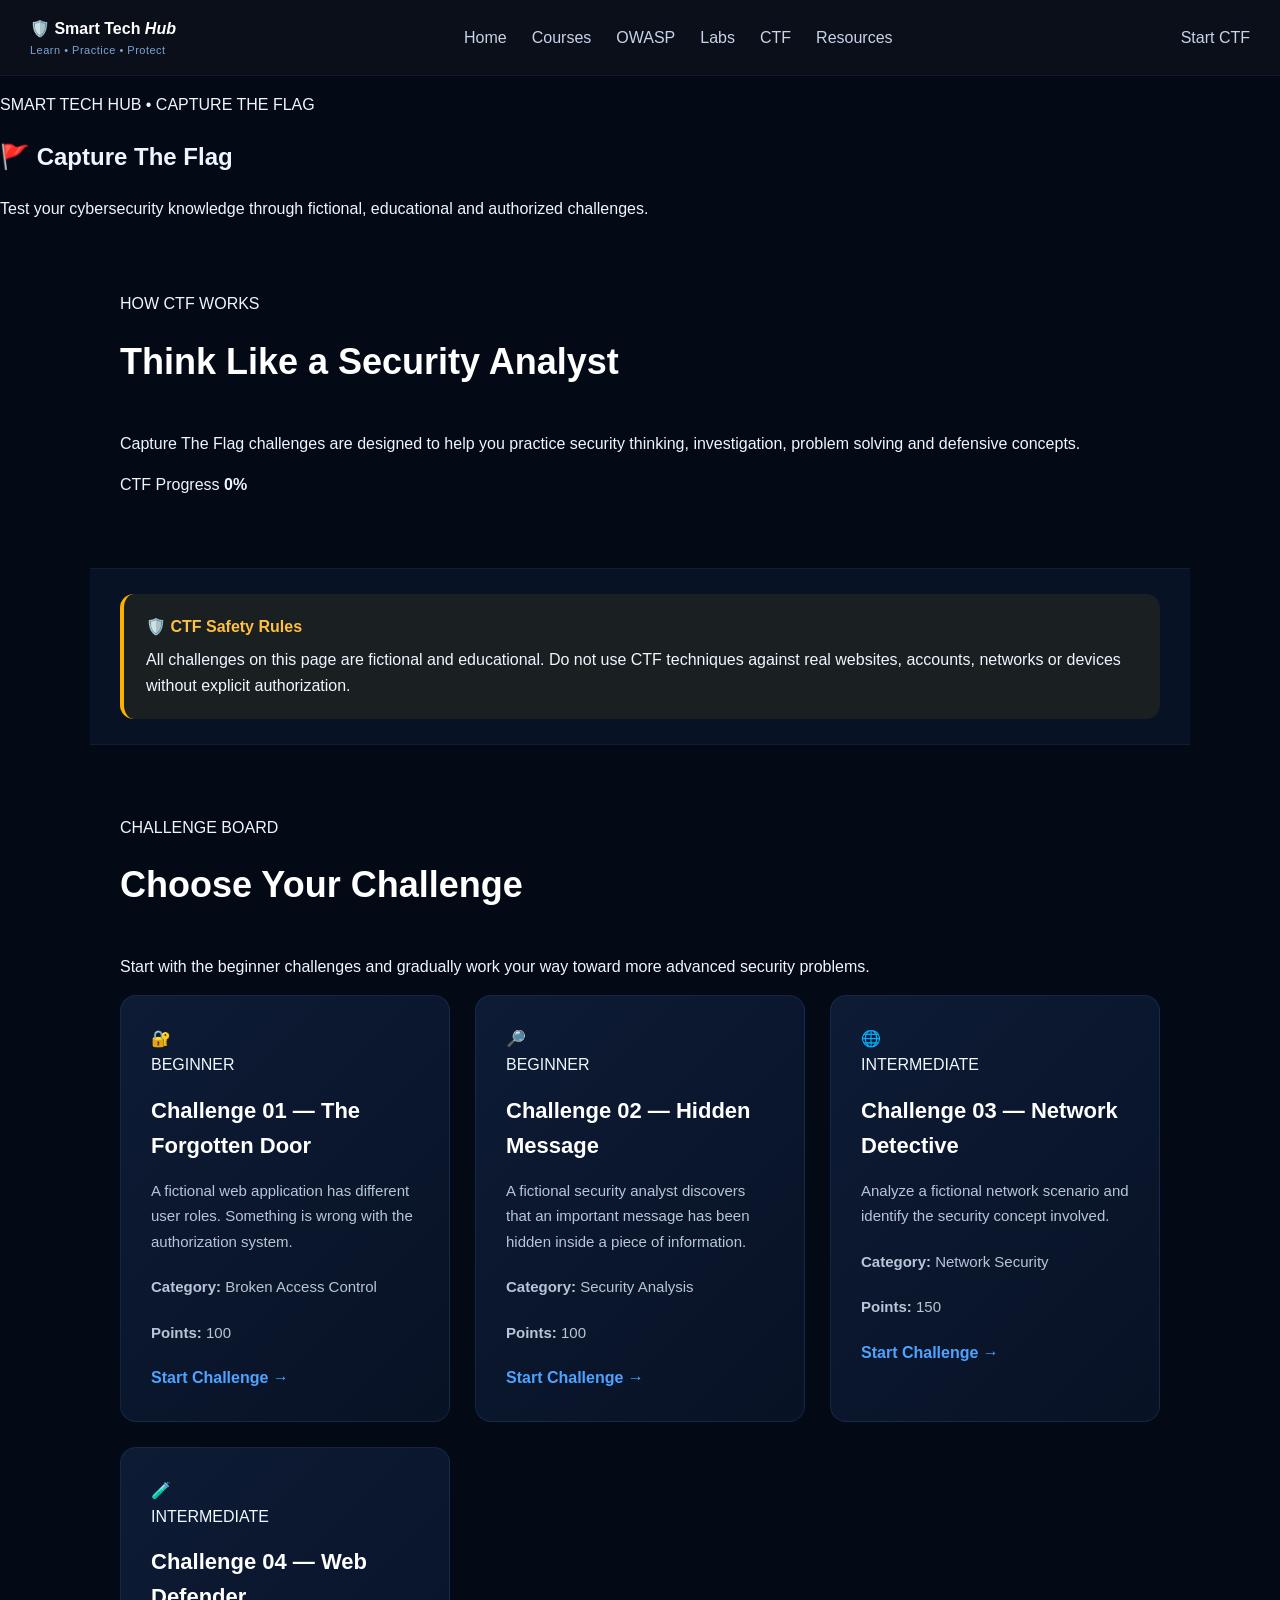
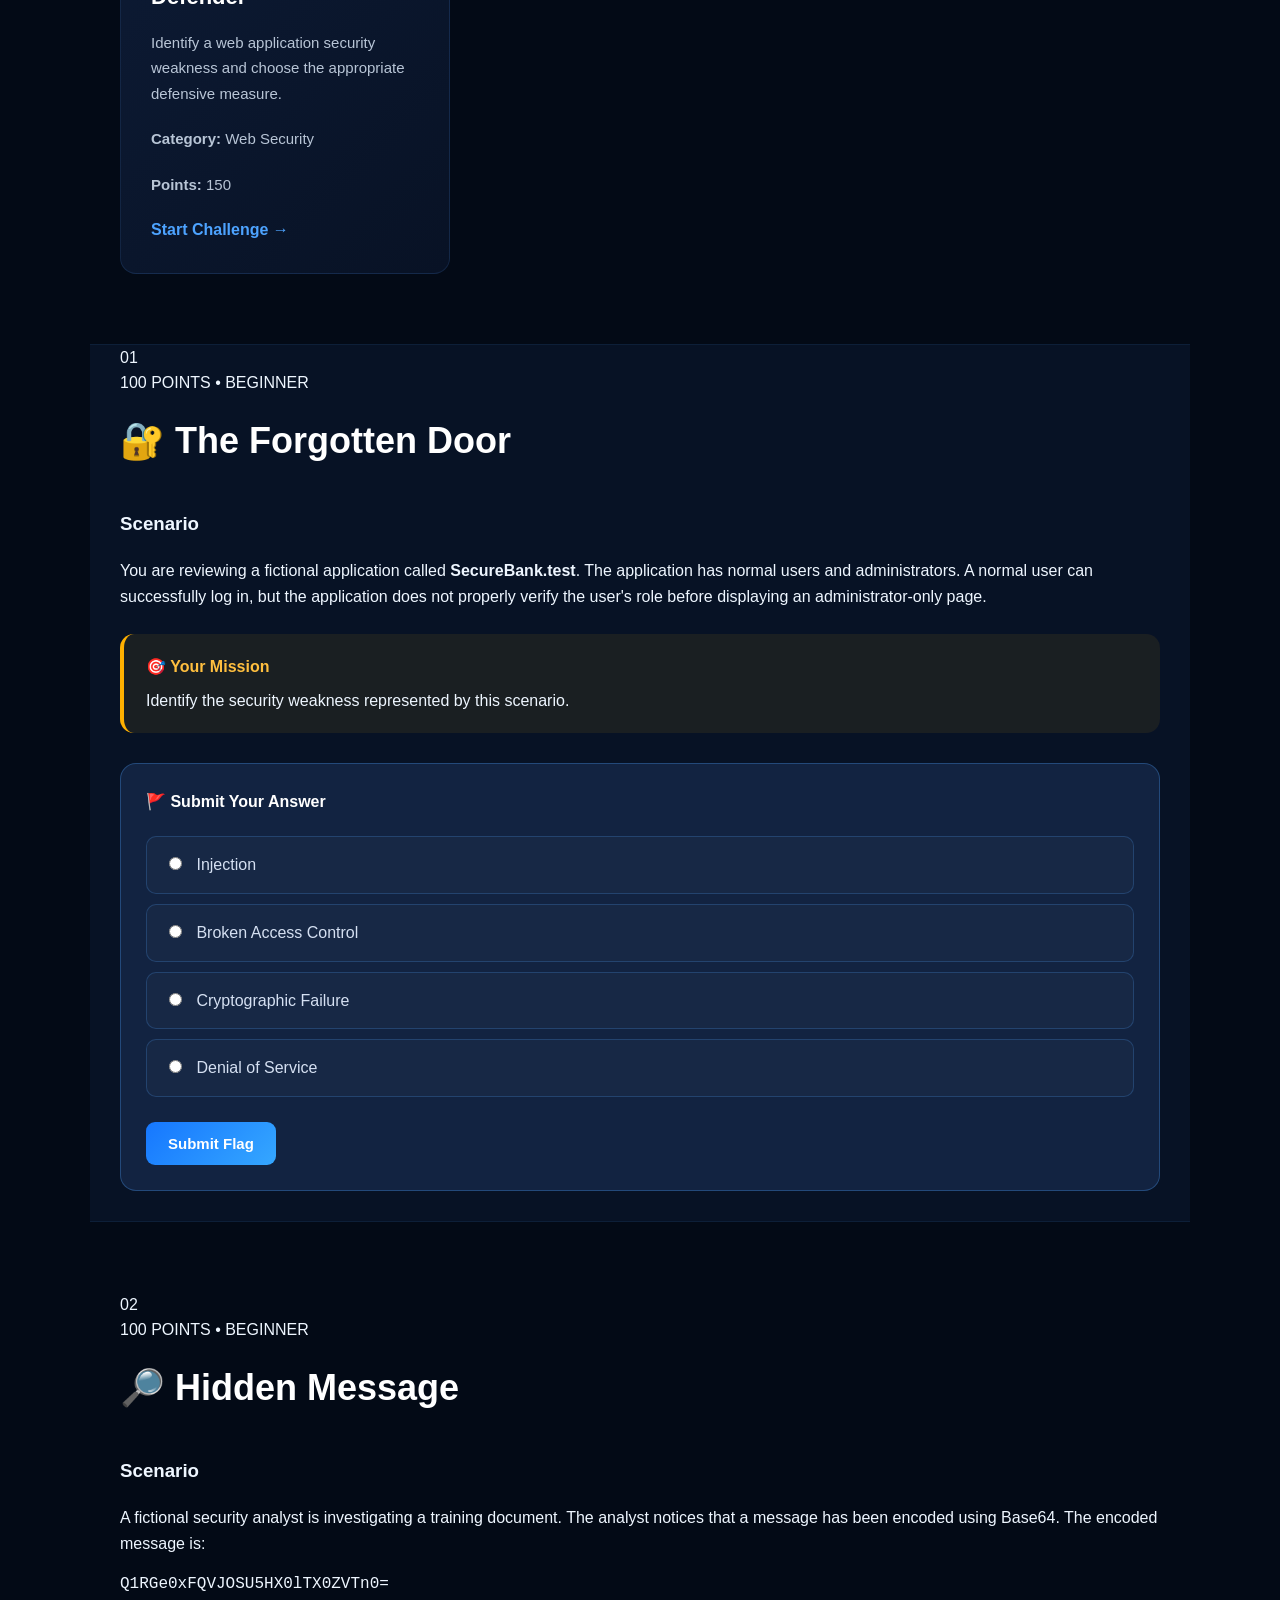
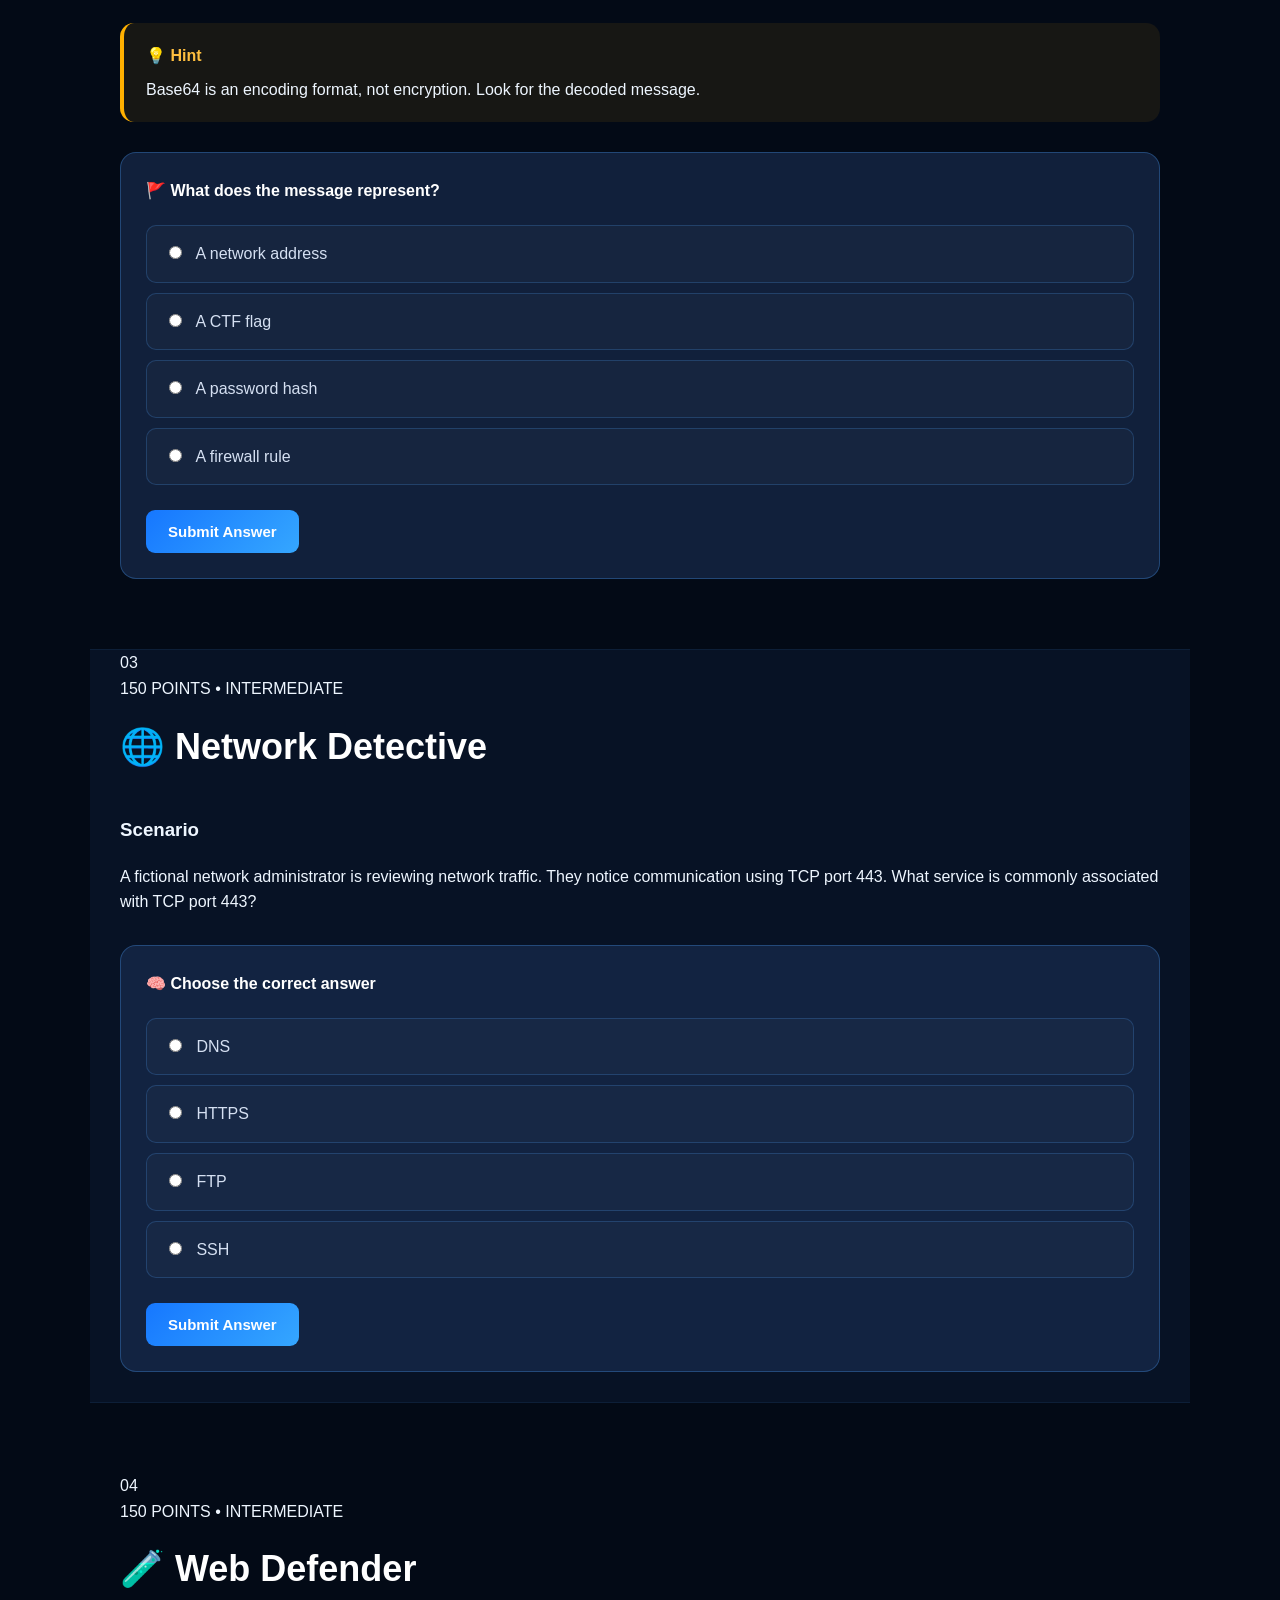
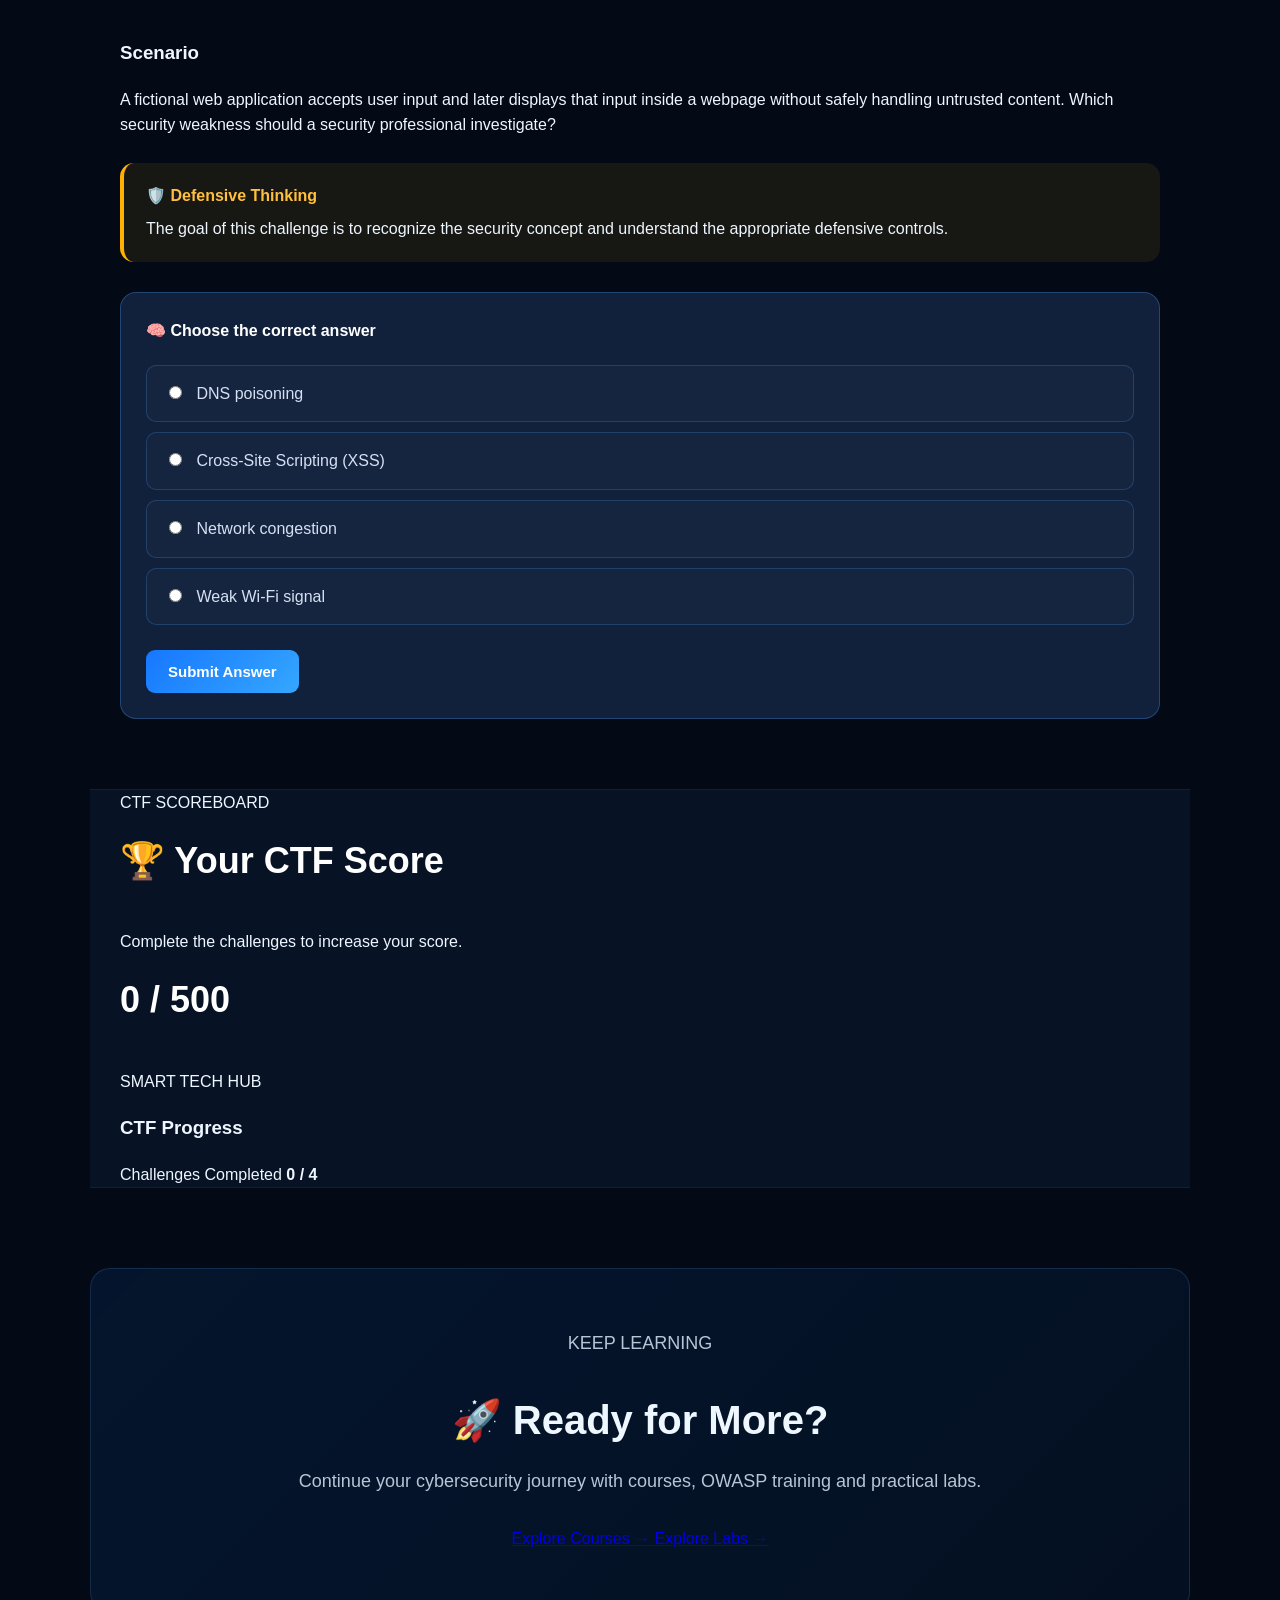
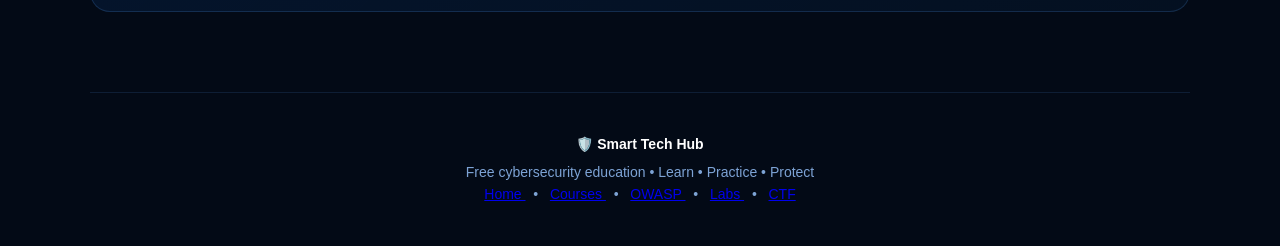
<file: ctf.html>
<!doctype html>
<html lang="en">

<head>

<meta charset="utf-8">

<meta name="viewport"
content="width=device-width,initial-scale=1">

<title>
Capture The Flag | Smart Tech Hub
</title>

<meta name="description"
content="Practice cybersecurity through safe and educational Capture The Flag challenges at Smart Tech Hub.">

<meta name="robots"
content="index,follow">

<link rel="canonical"
href="https://anthonysuah200-hub.github.io/ctf.html">

<link rel="stylesheet"
href="style.css">

</head>


<body>


<!-- =========================================
     NAVIGATION
========================================= -->

<header class="nav">

<a class="brand"
href="index.html">

<b>
🛡️ Smart Tech <i>Hub</i>
</b>

<small>
Learn • Practice • Protect
</small>

</a>


<nav>

<a href="index.html">
Home
</a>

<a href="courses.html">
Courses
</a>

<a href="owasp.html">
OWASP
</a>

<a href="labs.html">
Labs
</a>

<a href="ctf.html">
CTF
</a>

<a href="index.html#resources">
Resources
</a>

</nav>


<a class="btn"
href="#challenges">

Start CTF

</a>

</header>



<!-- =========================================
     HERO
========================================= -->

<section class="course-page-hero">

<p class="eyebrow">
SMART TECH HUB • CAPTURE THE FLAG
</p>


<h1>
🚩 Capture The Flag
</h1>


<p>

Test your cybersecurity knowledge through
fictional, educational and authorized challenges.

</p>

</section>



<main>



<!-- =========================================
     CTF INTRO
========================================= -->

<section class="section">


<div class="course-header">

<p class="eyebrow">
HOW CTF WORKS
</p>


<h2>
Think Like a Security Analyst
</h2>


<p>

Capture The Flag challenges are designed to help
you practice security thinking, investigation,
problem solving and defensive concepts.

</p>


<div class="progress-container">

<div class="progress-info">

<span>
CTF Progress
</span>

<strong id="ctfProgressText">
0%
</strong>

</div>


<div class="progress-bar">

<div id="ctfProgressBar">
</div>

</div>

</div>

</div>


</section>



<!-- =========================================
     SAFETY NOTICE
========================================= -->

<section class="section dark">


<div class="warning-box">

<strong>
🛡️ CTF Safety Rules
</strong>

<p>

All challenges on this page are fictional and
educational. Do not use CTF techniques against
real websites, accounts, networks or devices
without explicit authorization.

</p>

</div>


</section>



<!-- =========================================
     CHALLENGES
========================================= -->

<section
class="section"
id="challenges">


<p class="eyebrow">
CHALLENGE BOARD
</p>


<h2>
Choose Your Challenge
</h2>


<p>

Start with the beginner challenges and gradually
work your way toward more advanced security problems.

</p>



<div class="grid">



<!-- =========================================
     CHALLENGE 01
========================================= -->

<article
class="course-card">


<div class="course-icon">
🔐
</div>


<span class="course-level beginner">
BEGINNER
</span>


<h3>
Challenge 01 — The Forgotten Door
</h3>


<p>

A fictional web application has different
user roles. Something is wrong with the
authorization system.

</p>


<p>
<strong>
Category:
</strong>

Broken Access Control
</p>


<p>
<strong>
Points:
</strong>

100
</p>


<a
class="btn"
href="#challenge1">

Start Challenge →

</a>


</article>



<!-- =========================================
     CHALLENGE 02
========================================= -->

<article
class="course-card">


<div class="course-icon">
🔎
</div>


<span class="course-level beginner">
BEGINNER
</span>


<h3>
Challenge 02 — Hidden Message
</h3>


<p>

A fictional security analyst discovers
that an important message has been hidden
inside a piece of information.

</p>


<p>
<strong>
Category:
</strong>

Security Analysis
</p>


<p>
<strong>
Points:
</strong>

100
</p>


<a
class="btn"
href="#challenge2">

Start Challenge →

</a>


</article>



<!-- =========================================
     CHALLENGE 03
========================================= -->

<article
class="course-card">


<div class="course-icon">
🌐
</div>


<span class="course-level intermediate">
INTERMEDIATE
</span>


<h3>
Challenge 03 — Network Detective
</h3>


<p>

Analyze a fictional network scenario and
identify the security concept involved.

</p>


<p>
<strong>
Category:
</strong>

Network Security
</p>


<p>
<strong>
Points:
</strong>

150
</p>


<a
class="btn"
href="#challenge3">

Start Challenge →

</a>


</article>



<!-- =========================================
     CHALLENGE 04
========================================= -->

<article
class="course-card">


<div class="course-icon">
🧪
</div>


<span class="course-level intermediate">
INTERMEDIATE
</span>


<h3>
Challenge 04 — Web Defender
</h3>


<p>

Identify a web application security weakness
and choose the appropriate defensive measure.

</p>


<p>
<strong>
Category:
</strong>

Web Security
</p>


<p>
<strong>
Points:
</strong>

150
</p>


<a
class="btn"
href="#challenge4">

Start Challenge →

</a>


</article>


</div>


</section>



<!-- =========================================
     CHALLENGE 01
========================================= -->

<section
class="section dark"
id="challenge1">


<article
class="course-lesson">


<div class="lesson-number">
01
</div>


<p class="eyebrow">
100 POINTS • BEGINNER
</p>


<h2>
🔐 The Forgotten Door
</h2>


<h3>
Scenario
</h3>


<p>

You are reviewing a fictional application
called <strong>SecureBank.test</strong>.

The application has normal users and
administrators.

A normal user can successfully log in,
but the application does not properly verify
the user's role before displaying an
administrator-only page.

</p>


<div class="warning-box">

<strong>
🎯 Your Mission
</strong>

<p>

Identify the security weakness represented
by this scenario.

</p>

</div>


<div class="quiz">


<h4>
🚩 Submit Your Answer
</h4>


<label class="quiz-option">

<input
type="radio"
name="challenge1"
value="wrong">

Injection

</label>


<label class="quiz-option">

<input
type="radio"
name="challenge1"
value="correct">

Broken Access Control

</label>


<label class="quiz-option">

<input
type="radio"
name="challenge1"
value="wrong">

Cryptographic Failure

</label>


<label class="quiz-option">

<input
type="radio"
name="challenge1"
value="wrong">

Denial of Service

</label>


<button
class="quiz-check"
onclick="submitChallenge('challenge1')">

Submit Flag

</button>


<div
id="result-challenge1"
class="quiz-result">
</div>


</div>


<div
id="flag-challenge1"
class="warning-box"
style="display:none;">

<strong>
🚩 FLAG{ACCESS_CONTROL_MATTERS}
</strong>

<p>
Challenge completed! +100 points.
</p>

</div>


</article>


</section>



<!-- =========================================
     CHALLENGE 02
========================================= -->

<section
class="section"
id="challenge2">


<article
class="course-lesson">


<div class="lesson-number">
02
</div>


<p class="eyebrow">
100 POINTS • BEGINNER
</p>


<h2>
🔎 Hidden Message
</h2>


<h3>
Scenario
</h3>


<p>

A fictional security analyst is investigating
a training document.

The analyst notices that a message has been
encoded using Base64.

The encoded message is:

</p>


<pre><code>Q1RGe0xFQVJOSU5HX0lTX0ZVTn0=</code></pre>


<div class="warning-box">

<strong>
💡 Hint
</strong>

<p>

Base64 is an encoding format, not encryption.
Look for the decoded message.

</p>

</div>


<div class="quiz">


<h4>
🚩 What does the message represent?
</h4>


<label class="quiz-option">

<input
type="radio"
name="challenge2"
value="wrong">

A network address

</label>


<label class="quiz-option">

<input
type="radio"
name="challenge2"
value="correct">

A CTF flag

</label>


<label class="quiz-option">

<input
type="radio"
name="challenge2"
value="wrong">

A password hash

</label>


<label class="quiz-option">

<input
type="radio"
name="challenge2"
value="wrong">

A firewall rule

</label>


<button
class="quiz-check"
onclick="submitChallenge('challenge2')">

Submit Answer

</button>


<div
id="result-challenge2"
class="quiz-result">
</div>


</div>


<div
id="flag-challenge2"
class="warning-box"
style="display:none;">

<strong>
🚩 FLAG{LEARNING_IS_FUN}
</strong>

<p>
Challenge completed! +100 points.
</p>

</div>


</article>


</section>



<!-- =========================================
     CHALLENGE 03
========================================= -->

<section
class="section dark"
id="challenge3">


<article
class="course-lesson">


<div class="lesson-number">
03
</div>


<p class="eyebrow">
150 POINTS • INTERMEDIATE
</p>


<h2>
🌐 Network Detective
</h2>


<h3>
Scenario
</h3>


<p>

A fictional network administrator is reviewing
network traffic.

They notice communication using TCP port 443.

What service is commonly associated with
TCP port 443?

</p>


<div class="quiz">


<h4>
🧠 Choose the correct answer
</h4>


<label class="quiz-option">

<input
type="radio"
name="challenge3"
value="wrong">

DNS

</label>


<label class="quiz-option">

<input
type="radio"
name="challenge3"
value="correct">

HTTPS

</label>


<label class="quiz-option">

<input
type="radio"
name="challenge3"
value="wrong">

FTP

</label>


<label class="quiz-option">

<input
type="radio"
name="challenge3"
value="wrong">

SSH

</label>


<button
class="quiz-check"
onclick="submitChallenge('challenge3')">

Submit Answer

</button>


<div
id="result-challenge3"
class="quiz-result">
</div>


</div>


<div
id="flag-challenge3"
class="warning-box"
style="display:none;">

<strong>
🚩 FLAG{HTTPS_443}
</strong>

<p>
Challenge completed! +150 points.
</p>

</div>


</article>


</section>



<!-- =========================================
     CHALLENGE 04
========================================= -->

<section
class="section"
id="challenge4">


<article
class="course-lesson">


<div class="lesson-number">
04
</div>


<p class="eyebrow">
150 POINTS • INTERMEDIATE
</p>


<h2>
🧪 Web Defender
</h2>


<h3>
Scenario
</h3>


<p>

A fictional web application accepts user input
and later displays that input inside a webpage
without safely handling untrusted content.

Which security weakness should a security
professional investigate?

</p>


<div class="warning-box">

<strong>
🛡️ Defensive Thinking
</strong>

<p>

The goal of this challenge is to recognize the
security concept and understand the appropriate
defensive controls.

</p>

</div>


<div class="quiz">


<h4>
🧠 Choose the correct answer
</h4>


<label class="quiz-option">

<input
type="radio"
name="challenge4"
value="wrong">

DNS poisoning

</label>


<label class="quiz-option">

<input
type="radio"
name="challenge4"
value="correct">

Cross-Site Scripting (XSS)

</label>


<label class="quiz-option">

<input
type="radio"
name="challenge4"
value="wrong">

Network congestion

</label>


<label class="quiz-option">

<input
type="radio"
name="challenge4"
value="wrong">

Weak Wi-Fi signal

</label>


<button
class="quiz-check"
onclick="submitChallenge('challenge4')">

Submit Answer

</button>


<div
id="result-challenge4"
class="quiz-result">
</div>


</div>


<div
id="flag-challenge4"
class="warning-box"
style="display:none;">

<strong>
🚩 FLAG{WEB_DEFENDER}
</strong>

<p>
Challenge completed! +150 points.
</p>

</div>


</article>


</section>



<!-- =========================================
     SCOREBOARD
========================================= -->

<section
class="section dark">


<div class="course-header">

<p class="eyebrow">
CTF SCOREBOARD
</p>


<h2>
🏆 Your CTF Score
</h2>


<p>

Complete the challenges to increase your score.

</p>


<h2 id="ctfScore">
0 / 500
</h2>


</div>



<div class="certificate-card">


<p>
SMART TECH HUB
</p>


<h3>
CTF Progress
</h3>


<span>
Challenges Completed
</span>


<strong id="completedCount">
0 / 4
</strong>


</div>


</section>



<!-- =========================================
     COMPLETION
========================================= -->

<section
class="cta">


<p class="eyebrow">
KEEP LEARNING
</p>


<h2>
🚀 Ready for More?
</h2>


<p>

Continue your cybersecurity journey with
courses, OWASP training and practical labs.

</p>


<a
class="btn"
href="courses.html">

Explore Courses →

</a>


<a
class="btn ghost"
href="labs.html">

Explore Labs →

</a>


</section>



</main>



<!-- =========================================
     FOOTER
========================================= -->

<footer>

<b>
🛡️ Smart Tech Hub
</b>


<span>
Free cybersecurity education •
Learn • Practice • Protect
</span>


<div>

<a href="index.html">
Home
</a>

&nbsp; • &nbsp;

<a href="courses.html">
Courses
</a>

&nbsp; • &nbsp;

<a href="owasp.html">
OWASP
</a>

&nbsp; • &nbsp;

<a href="labs.html">
Labs
</a>

&nbsp; • &nbsp;

<a href="ctf.html">
CTF
</a>

</div>


</footer>



<!-- =========================================
     CTF JAVASCRIPT
========================================= -->

<script>


const challengeAnswers = {

challenge1: "correct",

challenge2: "correct",

challenge3: "correct",

challenge4: "correct"

};


const challengePoints = {

challenge1: 100,

challenge2: 100,

challenge3: 150,

challenge4: 150

};


let ctfScore =
parseInt(
localStorage.getItem("sth_ctf_score")
) || 0;


let completedChallenges =
JSON.parse(
localStorage.getItem("sth_ctf_completed")
) || {};



function submitChallenge(challenge) {


const selected =
document.querySelector(
'input[name="' + challenge + '"]:checked'
);


const result =
document.getElementById(
"result-" + challenge
);


if (!selected) {

result.className =
"quiz-result wrong";

result.innerHTML =
"⚠️ Please select an answer first.";

return;

}


if (
selected.value ===
challengeAnswers[challenge]
) {


result.className =
"quiz-result correct";


result.innerHTML =
"✅ Correct! Challenge solved.";


if (!completedChallenges[challenge]) {


completedChallenges[challenge] =
true;


ctfScore +=
challengePoints[challenge];


localStorage.setItem(
"sth_ctf_score",
ctfScore
);


localStorage.setItem(
"sth_ctf_completed",
JSON.stringify(
completedChallenges
)
);


document.getElementById(
"flag-" + challenge
).style.display =
"block";


updateScore();


}

} else {


result.className =
"quiz-result wrong";


result.innerHTML =
"❌ Incorrect. Review the scenario and try again.";

}

}



function updateScore() {


const completed =
Object.keys(
completedChallenges
).length;


document.getElementById(
"ctfScore"
).textContent =
ctfScore + " / 500";


document.getElementById(
"completedCount"
).textContent =
completed + " / 4";


const percentage =
Math.round(
(completed / 4) * 100
);


document.getElementById(
"ctfProgressBar"
).style.width =
percentage + "%";


document.getElementById(
"ctfProgressText"
).textContent =
percentage + "%";


}



/* RESTORE COMPLETED FLAGS */

function restoreChallenges() {


Object.keys(
completedChallenges
).forEach(
function(challenge) {


const flag =
document.getElementById(
"flag-" + challenge
);


if (flag) {

flag.style.display =
"block";

}


const result =
document.getElementById(
"result-" + challenge
);


if (result) {

result.className =
"quiz-result correct";

result.innerHTML =
"✅ Challenge already completed.";

}

});


updateScore();

}


restoreChallenges();


</script>


</body>

</html>
</file>
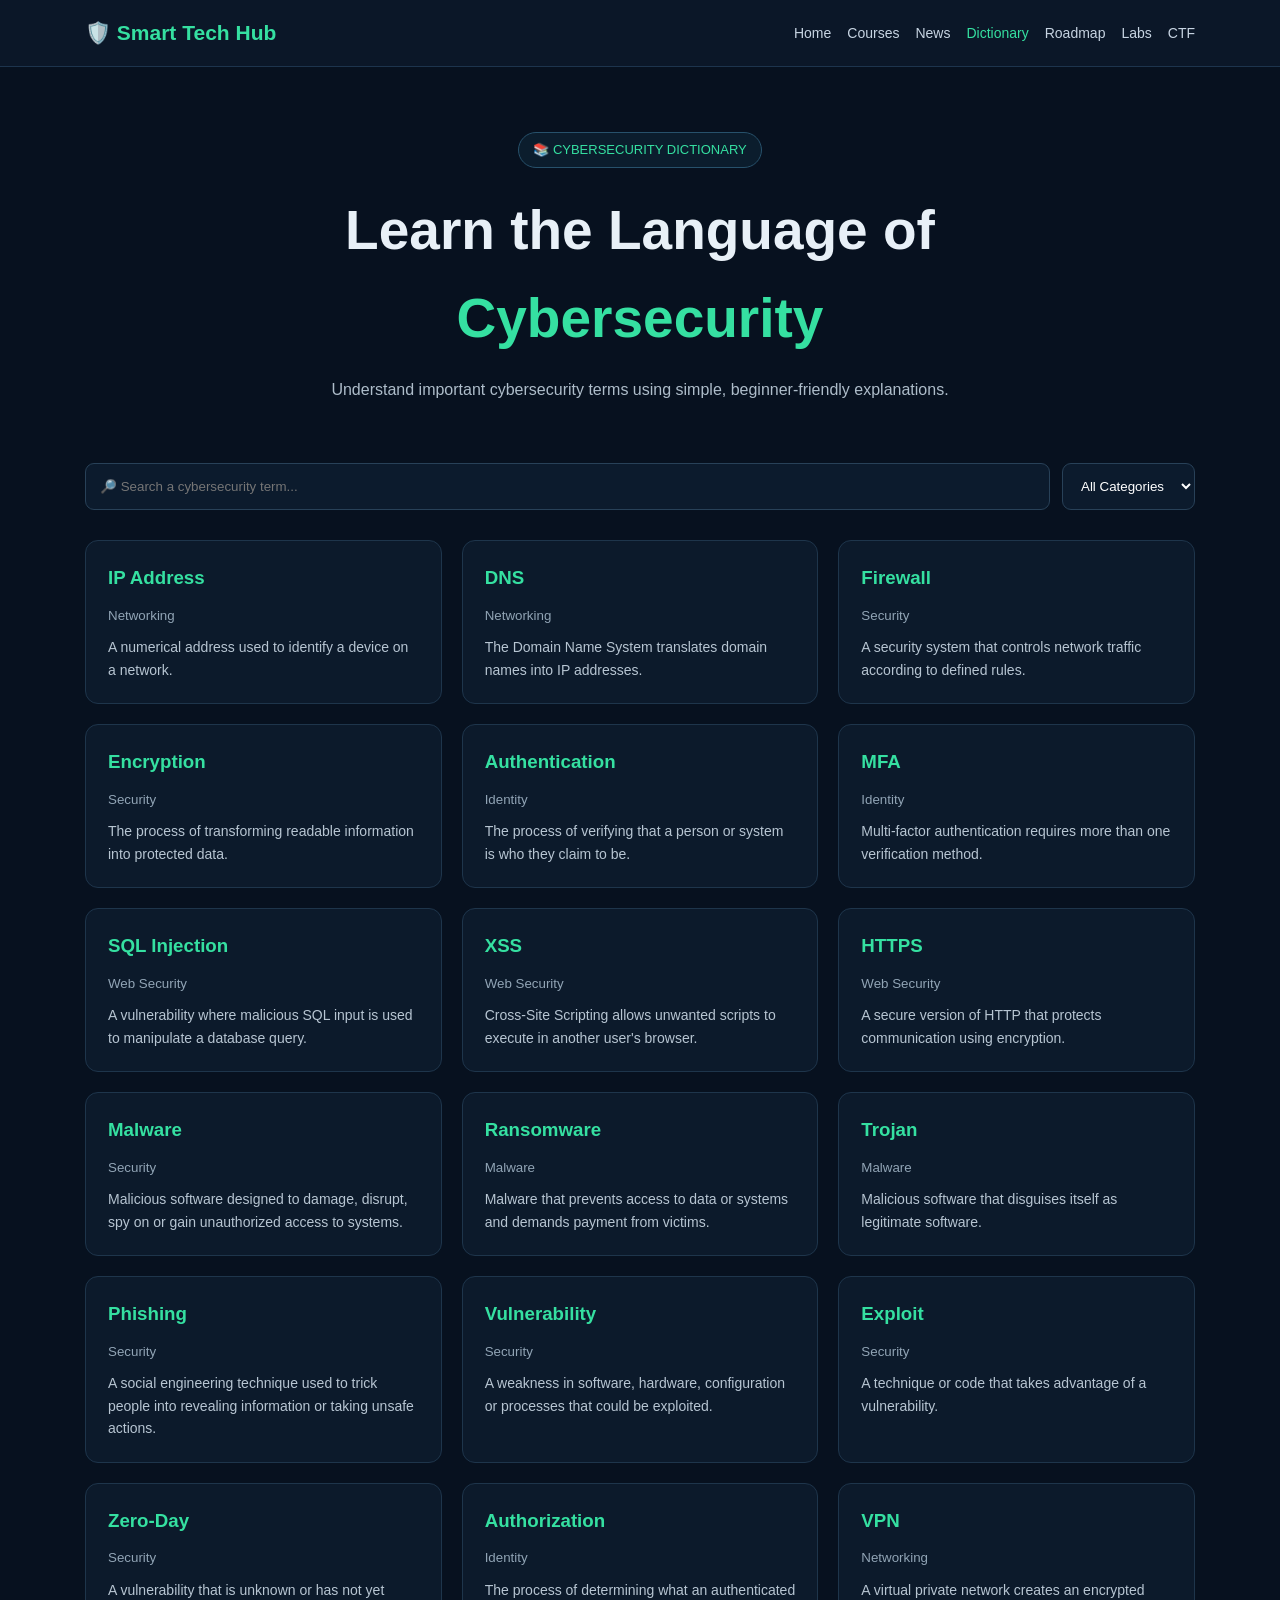
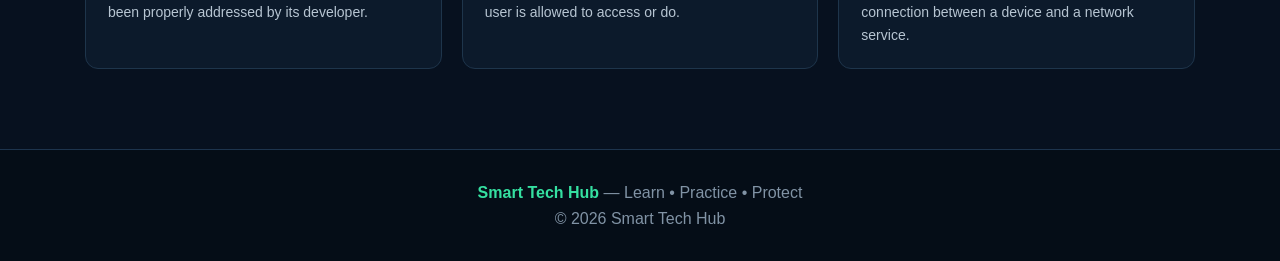
<file: dictionary.html>
<!DOCTYPE html>
<html lang="en">
<head>
<meta charset="UTF-8">
<meta name="viewport" content="width=device-width, initial-scale=1.0">

<title>Cybersecurity Dictionary | Smart Tech Hub</title>

<meta name="description" content="Beginner-friendly cybersecurity definitions and terminology from Smart Tech Hub.">

<style>
*{
  box-sizing:border-box;
  margin:0;
  padding:0;
}

body{
  font-family:Arial,Helvetica,sans-serif;
  background:#07111f;
  color:#e8f0f7;
  line-height:1.6;
}

a{
  color:inherit;
  text-decoration:none;
}

header{
  background:#0b1728;
  border-bottom:1px solid #1d344d;
}

.nav{
  max-width:1150px;
  margin:auto;
  padding:16px 20px;
  display:flex;
  justify-content:space-between;
  align-items:center;
  gap:20px;
}

.logo{
  color:#35e0a1;
  font-size:21px;
  font-weight:bold;
}

.nav-links{
  display:flex;
  flex-wrap:wrap;
  gap:16px;
  justify-content:center;
}

.nav-links a{
  color:#c7d4e2;
  font-size:14px;
}

.nav-links a:hover,
.nav-links .active{
  color:#35e0a1;
}

.hero{
  max-width:900px;
  margin:auto;
  padding:65px 20px 40px;
  text-align:center;
}

.badge{
  display:inline-block;
  color:#35e0a1;
  border:1px solid #27516b;
  background:#0b1d2d;
  padding:7px 14px;
  border-radius:999px;
  font-size:13px;
  margin-bottom:18px;
}

.hero h1{
  font-size:clamp(35px,6vw,55px);
  margin-bottom:15px;
}

.hero h1 span{
  color:#35e0a1;
}

.hero p{
  color:#aebdca;
  max-width:700px;
  margin:auto;
}

.container{
  max-width:1150px;
  margin:auto;
  padding:20px;
}

.controls{
  display:flex;
  gap:12px;
  margin-bottom:30px;
}

input,
select{
  background:#0c1b2d;
  border:1px solid #284158;
  color:#fff;
  padding:14px;
  border-radius:9px;
  outline:none;
}

input{
  flex:1;
}

input:focus,
select:focus{
  border-color:#35e0a1;
}

.grid{
  display:grid;
  grid-template-columns:repeat(3,1fr);
  gap:20px;
}

.term{
  background:#0c1a2b;
  border:1px solid #1e354b;
  border-radius:13px;
  padding:22px;
  transition:.2s;
}

.term:hover{
  transform:translateY(-3px);
  border-color:#35e0a1;
}

.term h3{
  color:#35e0a1;
  margin-bottom:9px;
}

.term small{
  display:inline-block;
  color:#91a4b5;
  margin-bottom:10px;
}

.term p{
  color:#b7c5d2;
  font-size:14px;
}

.empty{
  display:none;
  text-align:center;
  padding:40px;
  color:#91a4b5;
}

footer{
  margin-top:60px;
  padding:30px;
  text-align:center;
  background:#050d17;
  border-top:1px solid #1d344d;
  color:#8193a5;
}

footer strong{
  color:#35e0a1;
}

@media(max-width:850px){
  .grid{
    grid-template-columns:repeat(2,1fr);
  }

  .nav{
    flex-direction:column;
  }
}

@media(max-width:560px){
  .grid{
    grid-template-columns:1fr;
  }

  .controls{
    flex-direction:column;
  }
}
</style>
</head>

<body>

<header>
<nav class="nav">

<a href="index.html" class="logo">🛡️ Smart Tech Hub</a>

<div class="nav-links">
<a href="index.html">Home</a>
<a href="courses.html">Courses</a>
<a href="news.html">News</a>
<a href="dictionary.html" class="active">Dictionary</a>
<a href="roadmap.html">Roadmap</a>
<a href="labs.html">Labs</a>
<a href="ctf.html">CTF</a>
</div>

</nav>
</header>

<section class="hero">

<span class="badge">📚 CYBERSECURITY DICTIONARY</span>

<h1>Learn the Language of <span>Cybersecurity</span></h1>

<p>
Understand important cybersecurity terms using simple,
beginner-friendly explanations.
</p>

</section>

<main class="container">

<div class="controls">

<input
type="search"
id="search"
placeholder="🔎 Search a cybersecurity term..."
>

<select id="category">

<option value="all">All Categories</option>
<option value="network">Networking</option>
<option value="security">Security</option>
<option value="web">Web Security</option>
<option value="malware">Malware</option>
<option value="identity">Identity</option>

</select>

</div>

<section class="grid" id="dictionary">

<article class="term" data-category="network">
<h3>IP Address</h3>
<small>Networking</small>
<p>A numerical address used to identify a device on a network.</p>
</article>

<article class="term" data-category="network">
<h3>DNS</h3>
<small>Networking</small>
<p>The Domain Name System translates domain names into IP addresses.</p>
</article>

<article class="term" data-category="network">
<h3>Firewall</h3>
<small>Security</small>
<p>A security system that controls network traffic according to defined rules.</p>
</article>

<article class="term" data-category="security">
<h3>Encryption</h3>
<small>Security</small>
<p>The process of transforming readable information into protected data.</p>
</article>

<article class="term" data-category="security">
<h3>Authentication</h3>
<small>Identity</small>
<p>The process of verifying that a person or system is who they claim to be.</p>
</article>

<article class="term" data-category="security">
<h3>MFA</h3>
<small>Identity</small>
<p>Multi-factor authentication requires more than one verification method.</p>
</article>

<article class="term" data-category="web">
<h3>SQL Injection</h3>
<small>Web Security</small>
<p>A vulnerability where malicious SQL input is used to manipulate a database query.</p>
</article>

<article class="term" data-category="web">
<h3>XSS</h3>
<small>Web Security</small>
<p>Cross-Site Scripting allows unwanted scripts to execute in another user's browser.</p>
</article>

<article class="term" data-category="web">
<h3>HTTPS</h3>
<small>Web Security</small>
<p>A secure version of HTTP that protects communication using encryption.</p>
</article>

<article class="term" data-category="malware">
<h3>Malware</h3>
<small>Security</small>
<p>Malicious software designed to damage, disrupt, spy on or gain unauthorized access to systems.</p>
</article>

<article class="term" data-category="malware">
<h3>Ransomware</h3>
<small>Malware</small>
<p>Malware that prevents access to data or systems and demands payment from victims.</p>
</article>

<article class="term" data-category="malware">
<h3>Trojan</h3>
<small>Malware</small>
<p>Malicious software that disguises itself as legitimate software.</p>
</article>

<article class="term" data-category="security">
<h3>Phishing</h3>
<small>Security</small>
<p>A social engineering technique used to trick people into revealing information or taking unsafe actions.</p>
</article>

<article class="term" data-category="security">
<h3>Vulnerability</h3>
<small>Security</small>
<p>A weakness in software, hardware, configuration or processes that could be exploited.</p>
</article>

<article class="term" data-category="security">
<h3>Exploit</h3>
<small>Security</small>
<p>A technique or code that takes advantage of a vulnerability.</p>
</article>

<article class="term" data-category="security">
<h3>Zero-Day</h3>
<small>Security</small>
<p>A vulnerability that is unknown or has not yet been properly addressed by its developer.</p>
</article>

<article class="term" data-category="identity">
<h3>Authorization</h3>
<small>Identity</small>
<p>The process of determining what an authenticated user is allowed to access or do.</p>
</article>

<article class="term" data-category="network">
<h3>VPN</h3>
<small>Networking</small>
<p>A virtual private network creates an encrypted connection between a device and a network service.</p>
</article>

</section>

<div class="empty" id="empty">
No matching cybersecurity terms found.
</div>

</main>

<footer>
<p><strong>Smart Tech Hub</strong> — Learn • Practice • Protect</p>
<p>© 2026 Smart Tech Hub</p>
</footer>

<script>

const search=document.getElementById("search");
const category=document.getElementById("category");
const terms=document.querySelectorAll(".term");
const empty=document.getElementById("empty");

function filterTerms(){

const query=search.value.toLowerCase().trim();
const selected=category.value;

let visible=0;

terms.forEach(term=>{

const text=term.innerText.toLowerCase();
const cat=term.dataset.category;

const matchesText=text.includes(query);
const matchesCategory=
selected==="all" || cat===selected;

if(matchesText && matchesCategory){

term.style.display="";
visible++;

}else{

term.style.display="none";

}

});

empty.style.display=visible===0 ? "block":"none";

}

search.addEventListener("input",filterTerms);
category.addEventListener("change",filterTerms);

</script>

</body>
</html>
</file>
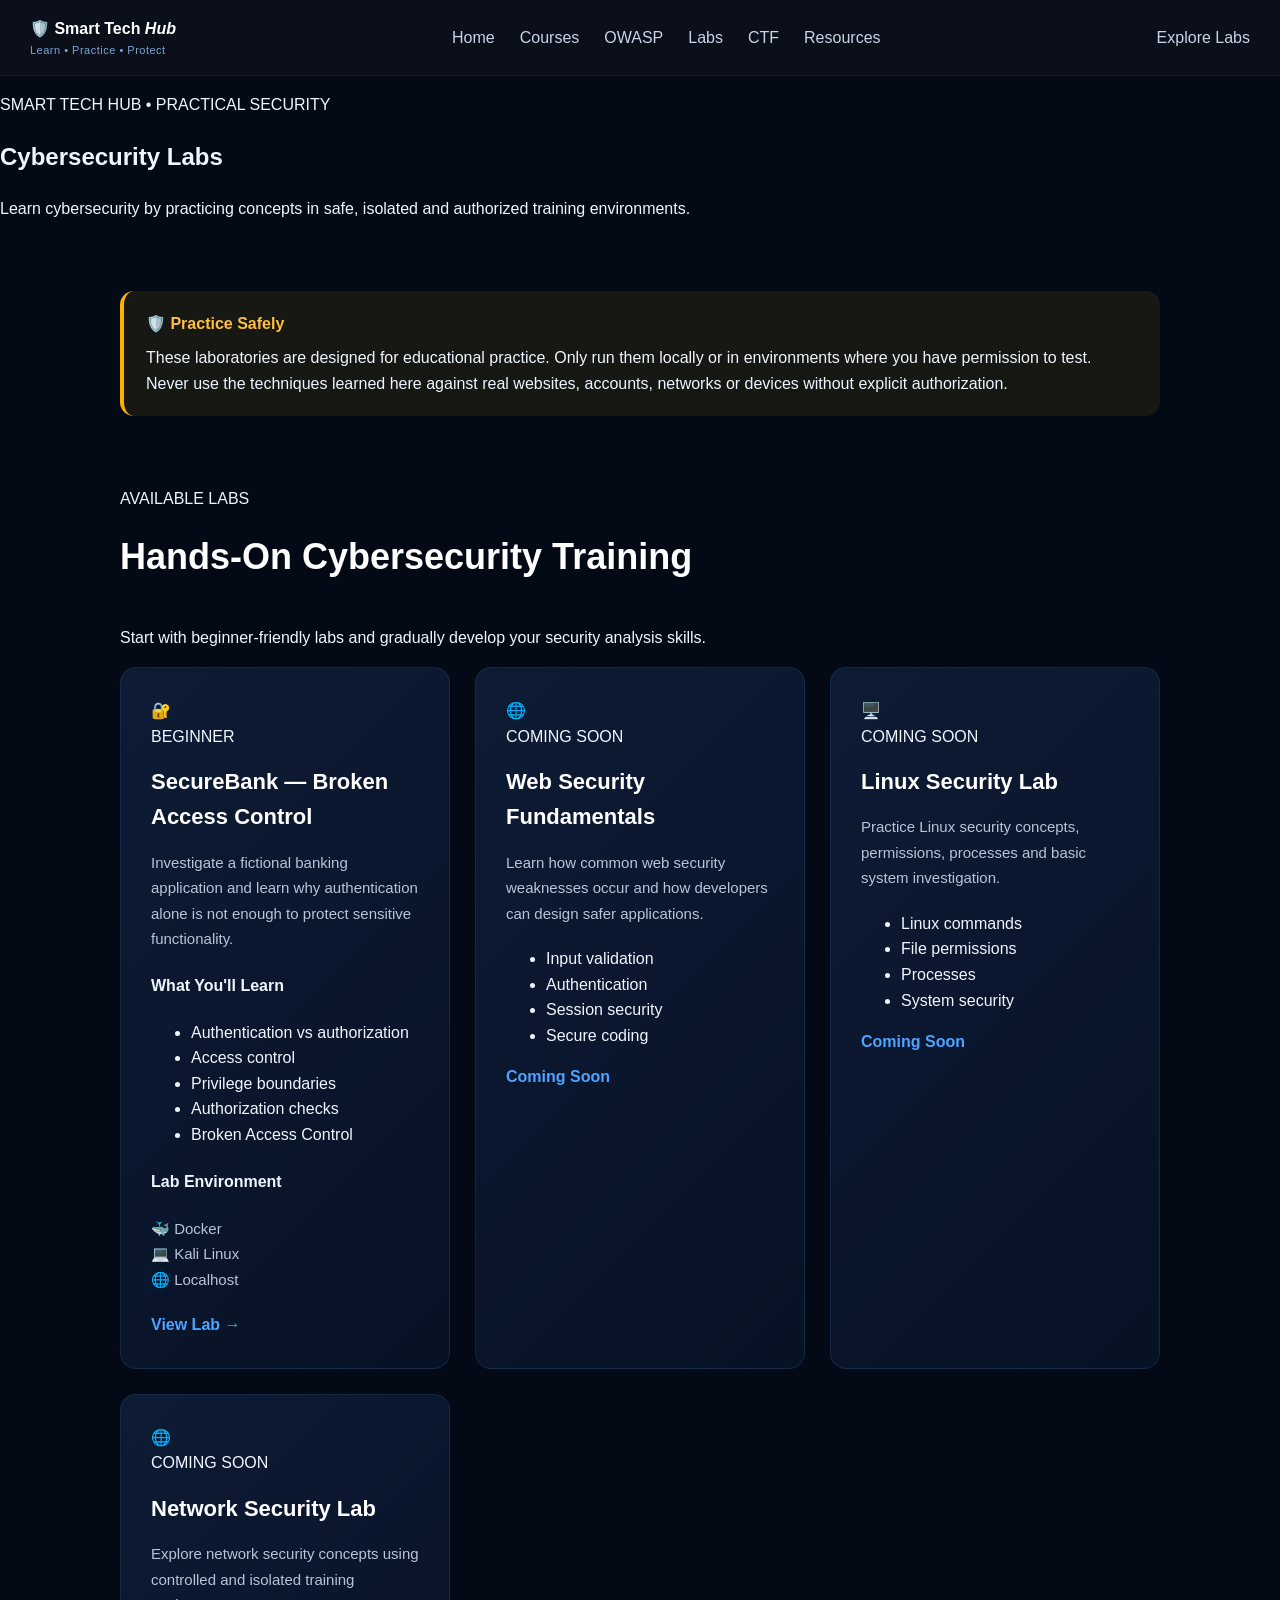
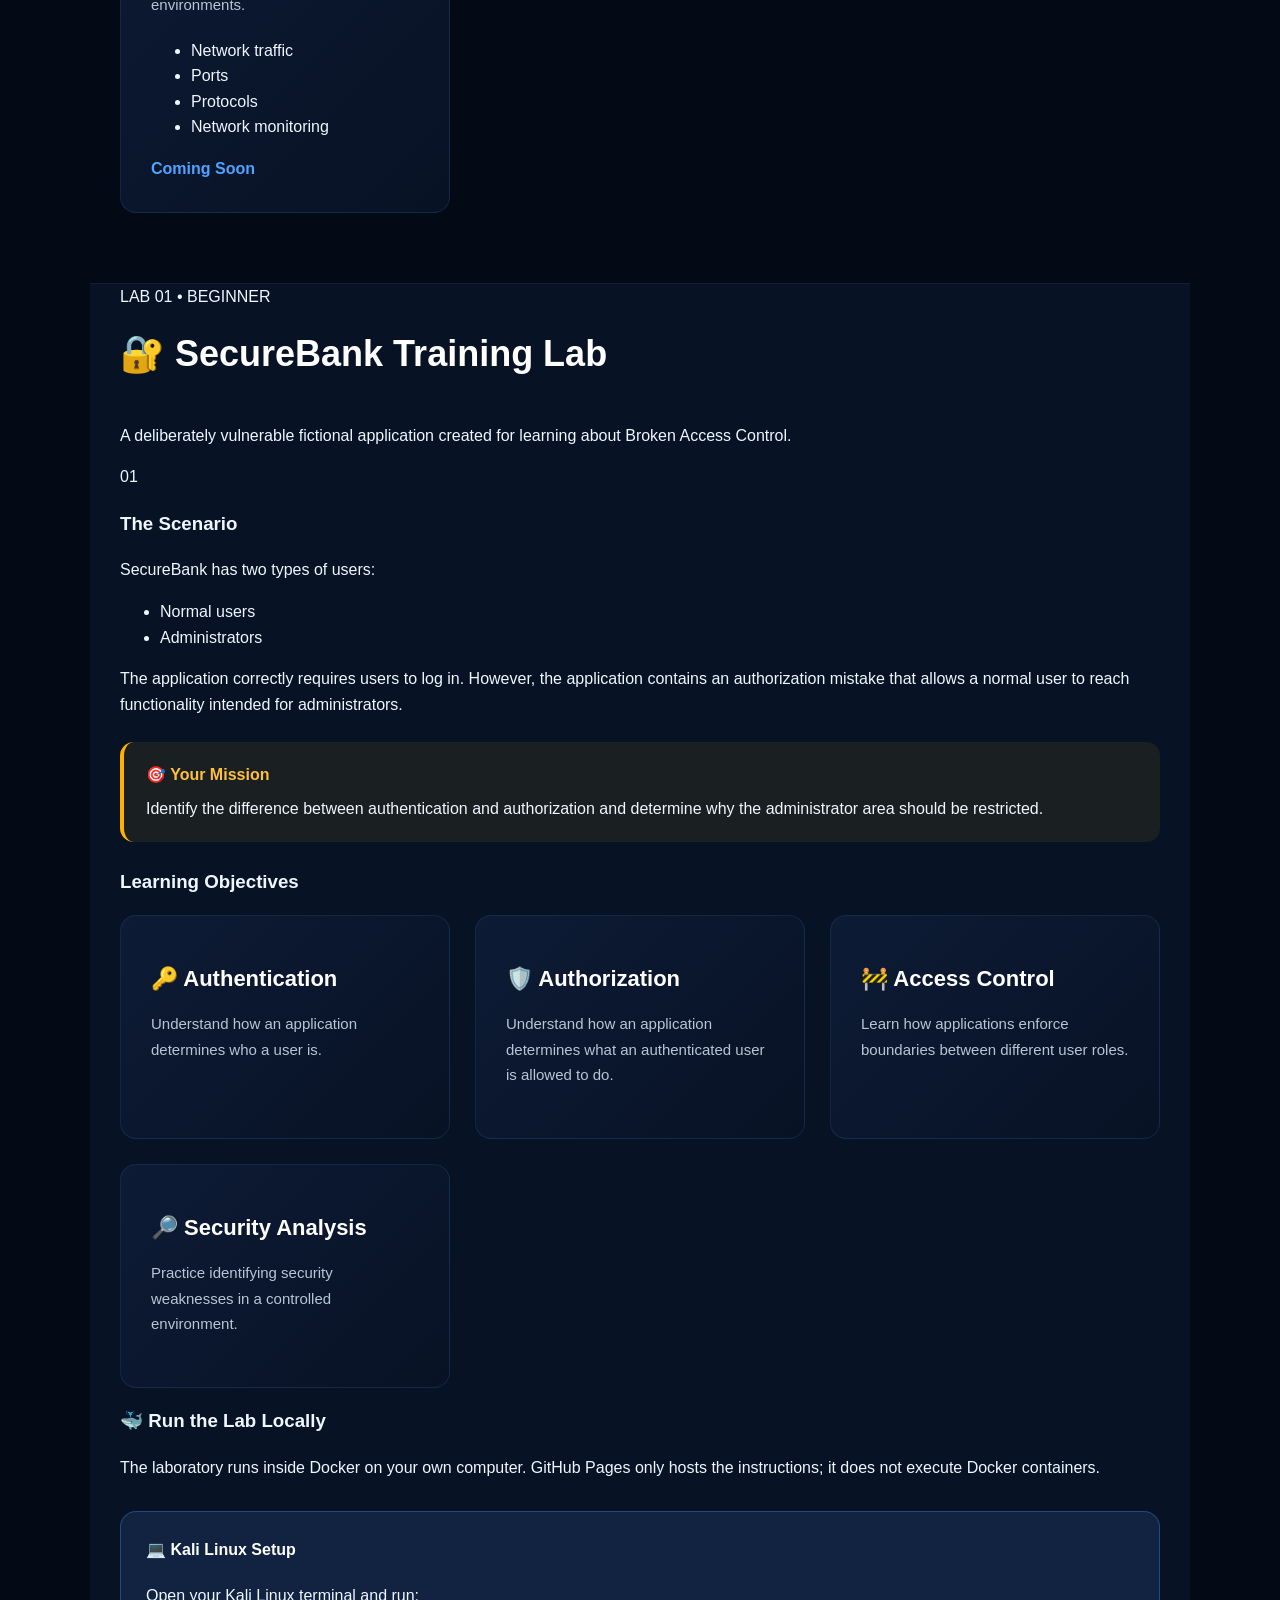
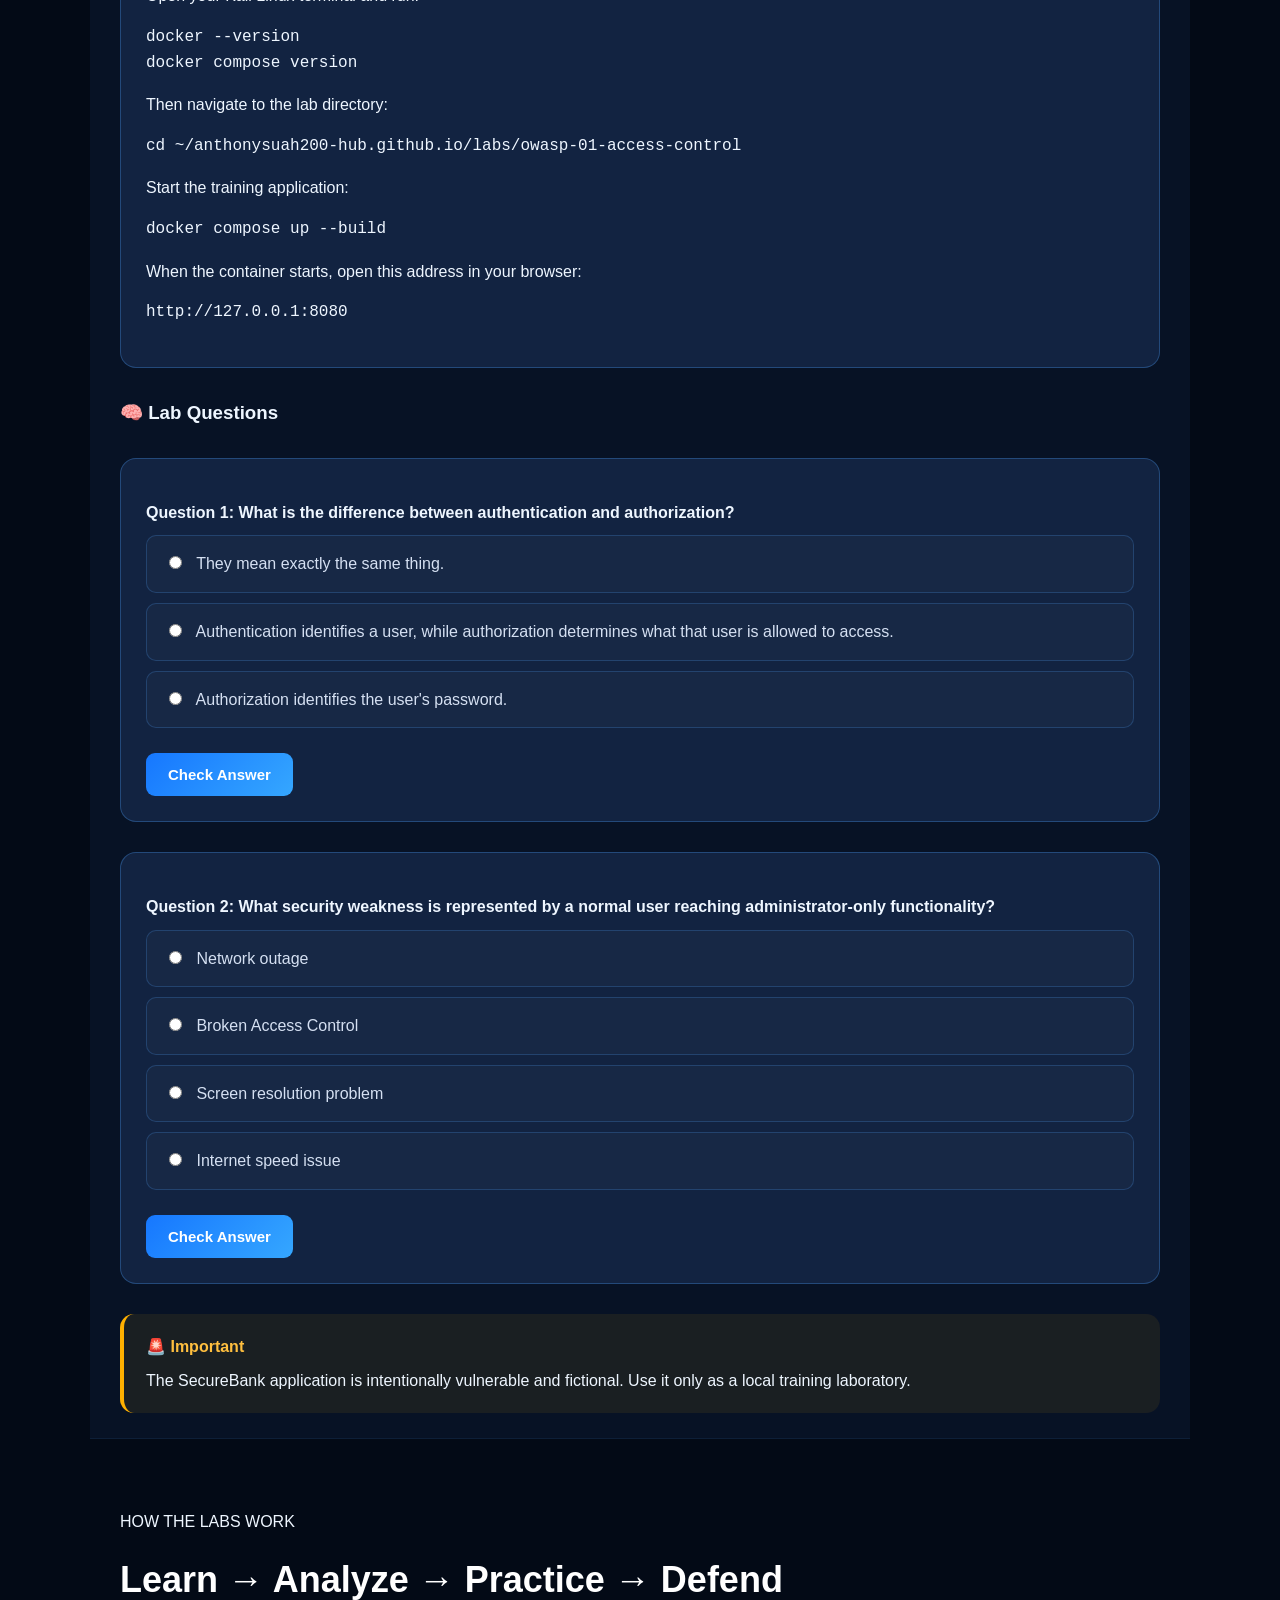
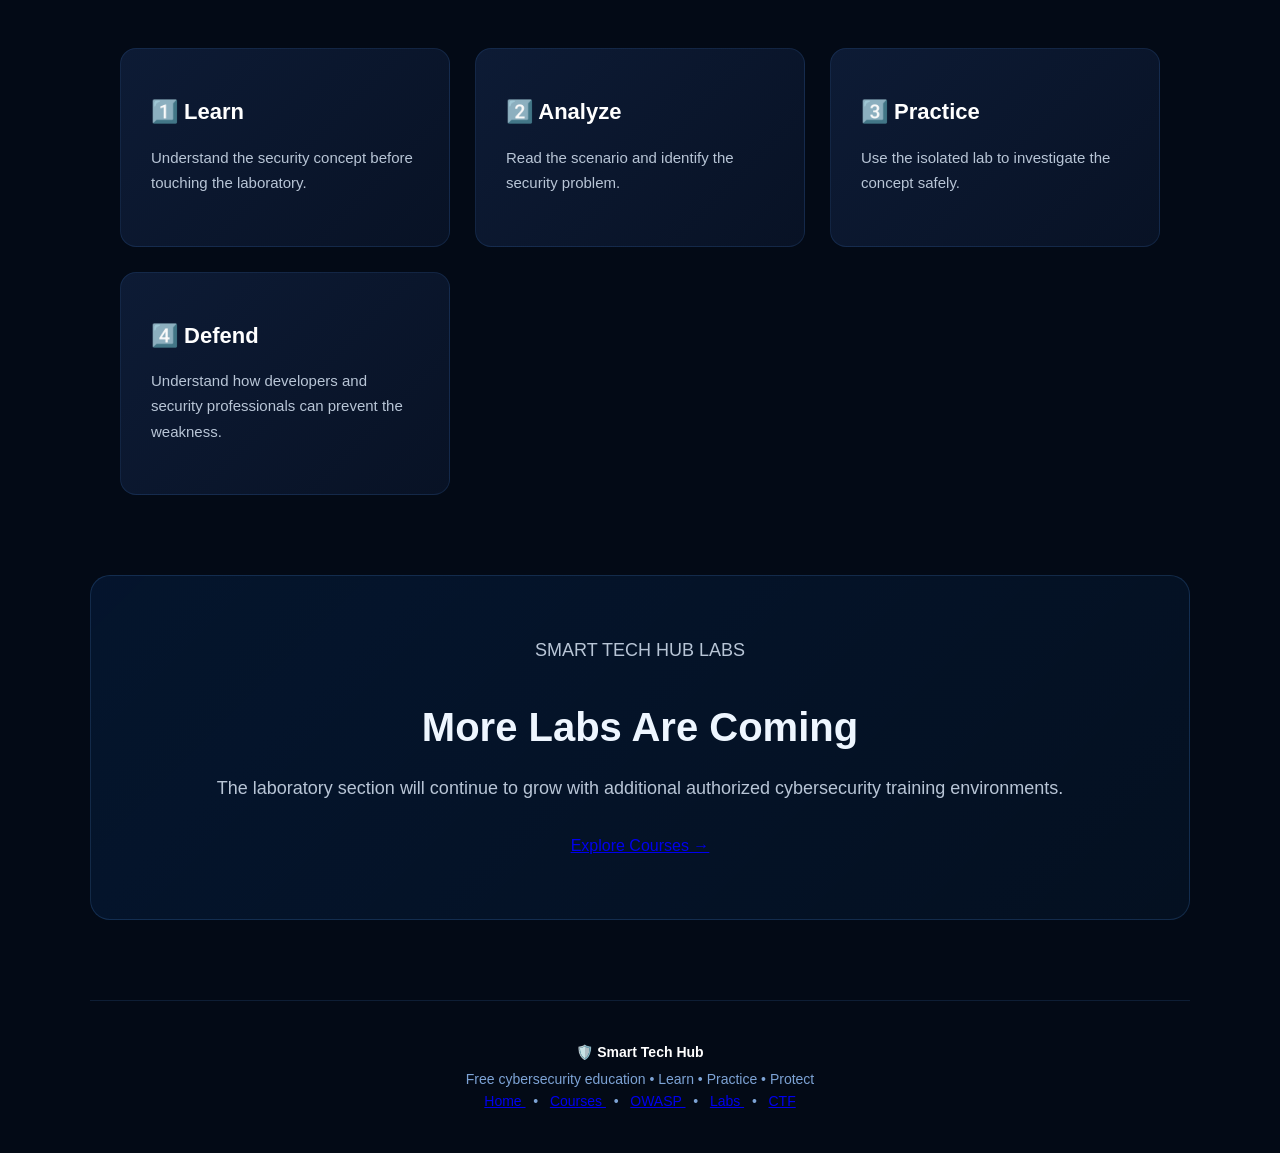
<file: labs.html>
<!doctype html>
<html lang="en">

<head>

<meta charset="utf-8">

<meta name="viewport"
content="width=device-width,initial-scale=1">

<title>
Cybersecurity Labs | Smart Tech Hub
</title>

<meta name="description"
content="Practice cybersecurity concepts through safe, authorized and isolated training labs at Smart Tech Hub.">

<meta name="robots"
content="index,follow">

<link rel="canonical"
href="https://anthonysuah200-hub.github.io/labs.html">

<link rel="stylesheet"
href="style.css">

</head>


<body>


<!-- =========================================
     NAVIGATION
========================================= -->

<header class="nav">

<a class="brand"
href="index.html">

<b>
🛡️ Smart Tech <i>Hub</i>
</b>

<small>
Learn • Practice • Protect
</small>

</a>


<nav>

<a href="index.html">
Home
</a>

<a href="courses.html">
Courses
</a>

<a href="owasp.html">
OWASP
</a>

<a href="labs.html">
Labs
</a>

<a href="ctf.html">
CTF
</a>

<a href="index.html#resources">
Resources
</a>

</nav>


<a class="btn"
href="#labs">

Explore Labs

</a>

</header>



<!-- =========================================
     HERO
========================================= -->

<section class="course-page-hero">

<p class="eyebrow">
SMART TECH HUB • PRACTICAL SECURITY
</p>


<h1>
Cybersecurity Labs
</h1>


<p>

Learn cybersecurity by practicing concepts in
safe, isolated and authorized training environments.

</p>

</section>



<main>



<!-- =========================================
     SAFETY NOTICE
========================================= -->

<section class="section">

<div class="warning-box">

<strong>
🛡️ Practice Safely
</strong>

<p>

These laboratories are designed for educational
practice. Only run them locally or in environments
where you have permission to test.

Never use the techniques learned here against
real websites, accounts, networks or devices
without explicit authorization.

</p>

</div>

</section>



<!-- =========================================
     LABS
========================================= -->

<section
class="section"
id="labs">


<p class="eyebrow">
AVAILABLE LABS
</p>


<h2>
Hands-On Cybersecurity Training
</h2>


<p>

Start with beginner-friendly labs and gradually
develop your security analysis skills.

</p>



<div class="grid">



<!-- LAB 01 -->

<article
class="course-card">


<div class="course-icon">
🔐
</div>


<span class="course-level beginner">
BEGINNER
</span>


<h3>
SecureBank — Broken Access Control
</h3>


<p>

Investigate a fictional banking application and
learn why authentication alone is not enough to
protect sensitive functionality.

</p>


<h4>
What You'll Learn
</h4>


<ul>

<li>
Authentication vs authorization
</li>

<li>
Access control
</li>

<li>
Privilege boundaries
</li>

<li>
Authorization checks
</li>

<li>
Broken Access Control
</li>

</ul>


<h4>
Lab Environment
</h4>


<p>

🐳 Docker

<br>

💻 Kali Linux

<br>

🌐 Localhost

</p>


<a
class="btn"
href="#securebank">

View Lab →

</a>


</article>



<!-- FUTURE LAB -->

<article
class="course-card">


<div class="course-icon">
🌐
</div>


<span class="course-level intermediate">
COMING SOON
</span>


<h3>
Web Security Fundamentals
</h3>


<p>

Learn how common web security weaknesses occur
and how developers can design safer applications.

</p>


<ul>

<li>
Input validation
</li>

<li>
Authentication
</li>

<li>
Session security
</li>

<li>
Secure coding
</li>

</ul>


<a
class="btn ghost"
href="#coming-soon">

Coming Soon

</a>


</article>



<!-- FUTURE LAB -->

<article
class="course-card">


<div class="course-icon">
🖥️
</div>


<span class="course-level intermediate">
COMING SOON
</span>


<h3>
Linux Security Lab
</h3>


<p>

Practice Linux security concepts, permissions,
processes and basic system investigation.

</p>


<ul>

<li>
Linux commands
</li>

<li>
File permissions
</li>

<li>
Processes
</li>

<li>
System security
</li>

</ul>


<a
class="btn ghost"
href="#coming-soon">

Coming Soon

</a>


</article>



<!-- FUTURE LAB -->

<article
class="course-card">


<div class="course-icon">
🌐
</div>


<span class="course-level advanced">
COMING SOON
</span>


<h3>
Network Security Lab
</h3>


<p>

Explore network security concepts using controlled
and isolated training environments.

</p>


<ul>

<li>
Network traffic
</li>

<li>
Ports
</li>

<li>
Protocols
</li>

<li>
Network monitoring
</li>

</ul>


<a
class="btn ghost"
href="#coming-soon">

Coming Soon

</a>


</article>


</div>


</section>



<!-- =========================================
     SECUREBANK LAB
========================================= -->

<section
class="section dark"
id="securebank">


<div class="course-header">

<p class="eyebrow">
LAB 01 • BEGINNER
</p>


<h2>
🔐 SecureBank Training Lab
</h2>


<p>

A deliberately vulnerable fictional application
created for learning about Broken Access Control.

</p>

</div>



<article
class="course-lesson">


<div class="lesson-number">
01
</div>


<h3>
The Scenario
</h3>


<p>

SecureBank has two types of users:

</p>


<ul>

<li>
Normal users
</li>

<li>
Administrators
</li>

</ul>


<p>

The application correctly requires users to log in.

However, the application contains an authorization
mistake that allows a normal user to reach functionality
intended for administrators.

</p>



<div class="warning-box">

<strong>
🎯 Your Mission
</strong>

<p>

Identify the difference between authentication
and authorization and determine why the administrator
area should be restricted.

</p>

</div>



<h3>
Learning Objectives
</h3>


<div class="grid">


<article>

<h3>
🔑 Authentication
</h3>

<p>

Understand how an application determines
who a user is.

</p>

</article>


<article>

<h3>
🛡️ Authorization
</h3>

<p>

Understand how an application determines
what an authenticated user is allowed to do.

</p>

</article>


<article>

<h3>
🚧 Access Control
</h3>

<p>

Learn how applications enforce boundaries
between different user roles.

</p>

</article>


<article>

<h3>
🔎 Security Analysis
</h3>

<p>

Practice identifying security weaknesses
in a controlled environment.

</p>

</article>


</div>



<h3>
🐳 Run the Lab Locally
</h3>


<p>

The laboratory runs inside Docker on your own
computer. GitHub Pages only hosts the instructions;
it does not execute Docker containers.

</p>



<div class="quiz">

<h4>
💻 Kali Linux Setup
</h4>


<p>
Open your Kali Linux terminal and run:
</p>


<pre><code>docker --version
docker compose version</code></pre>


<p>

Then navigate to the lab directory:

</p>


<pre><code>cd ~/anthonysuah200-hub.github.io/labs/owasp-01-access-control</code></pre>


<p>

Start the training application:

</p>


<pre><code>docker compose up --build</code></pre>


<p>

When the container starts, open this address
in your browser:

</p>


<pre><code>http://127.0.0.1:8080</code></pre>


</div>



<h3>
🧠 Lab Questions
</h3>


<div class="quiz">


<p>

<strong>
Question 1:
What is the difference between authentication
and authorization?
</strong>

</p>


<label class="quiz-option">

<input
type="radio"
name="labq1"
value="wrong">

They mean exactly the same thing.

</label>


<label class="quiz-option">

<input
type="radio"
name="labq1"
value="correct">

Authentication identifies a user, while authorization
determines what that user is allowed to access.

</label>


<label class="quiz-option">

<input
type="radio"
name="labq1"
value="wrong">

Authorization identifies the user's password.

</label>


<button
class="quiz-check"
onclick="checkLabQuestion('labq1')">

Check Answer

</button>


<div
id="result-labq1"
class="quiz-result">
</div>


</div>



<div class="quiz">


<p>

<strong>
Question 2:
What security weakness is represented by a normal
user reaching administrator-only functionality?
</strong>

</p>


<label class="quiz-option">

<input
type="radio"
name="labq2"
value="wrong">

Network outage

</label>


<label class="quiz-option">

<input
type="radio"
name="labq2"
value="correct">

Broken Access Control

</label>


<label class="quiz-option">

<input
type="radio"
name="labq2"
value="wrong">

Screen resolution problem

</label>


<label class="quiz-option">

<input
type="radio"
name="labq2"
value="wrong">

Internet speed issue

</label>


<button
class="quiz-check"
onclick="checkLabQuestion('labq2')">

Check Answer

</button>


<div
id="result-labq2"
class="quiz-result">
</div>


</div>



<div class="warning-box">

<strong>
🚨 Important
</strong>

<p>

The SecureBank application is intentionally
vulnerable and fictional. Use it only as a
local training laboratory.

</p>

</div>


</article>


</section>



<!-- =========================================
     LEARNING PROCESS
========================================= -->

<section
class="section">


<div class="course-header">

<p class="eyebrow">
HOW THE LABS WORK
</p>


<h2>
Learn → Analyze → Practice → Defend
</h2>


</div>



<div class="grid">


<article>

<h3>
1️⃣ Learn
</h3>

<p>

Understand the security concept before
touching the laboratory.

</p>

</article>


<article>

<h3>
2️⃣ Analyze
</h3>

<p>

Read the scenario and identify the security
problem.

</p>

</article>


<article>

<h3>
3️⃣ Practice
</h3>

<p>

Use the isolated lab to investigate the
concept safely.

</p>

</article>


<article>

<h3>
4️⃣ Defend
</h3>

<p>

Understand how developers and security
professionals can prevent the weakness.

</p>

</article>


</div>

</section>



<!-- =========================================
     COMING SOON
========================================= -->

<section
class="cta"
id="coming-soon">


<p class="eyebrow">
SMART TECH HUB LABS
</p>


<h2>
More Labs Are Coming
</h2>


<p>

The laboratory section will continue to grow
with additional authorized cybersecurity
training environments.

</p>


<a
class="btn"
href="courses.html">

Explore Courses →

</a>


</section>



</main>



<!-- =========================================
     FOOTER
========================================= -->

<footer>

<b>
🛡️ Smart Tech Hub
</b>


<span>
Free cybersecurity education •
Learn • Practice • Protect
</span>


<div>

<a href="index.html">
Home
</a>

&nbsp; • &nbsp;

<a href="courses.html">
Courses
</a>

&nbsp; • &nbsp;

<a href="owasp.html">
OWASP
</a>

&nbsp; • &nbsp;

<a href="labs.html">
Labs
</a>

&nbsp; • &nbsp;

<a href="ctf.html">
CTF
</a>

</div>


</footer>



<!-- =========================================
     LAB QUIZ JAVASCRIPT
========================================= -->

<script>

const labAnswers = {

labq1: "correct",

labq2: "correct"

};


function checkLabQuestion(question) {

const selected =
document.querySelector(
'input[name="' + question + '"]:checked'
);


const result =
document.getElementById(
"result-" + question
);


if (!selected) {

result.className =
"quiz-result wrong";

result.innerHTML =
"⚠️ Please select an answer first.";

return;

}


if (
selected.value ===
labAnswers[question]
) {

result.className =
"quiz-result correct";

result.innerHTML =
"✅ Correct! Excellent work.";

} else {

result.className =
"quiz-result wrong";

result.innerHTML =
"❌ Not quite. Review the lab material and try again.";

}

}

</script>


</body>

</html>
</file>
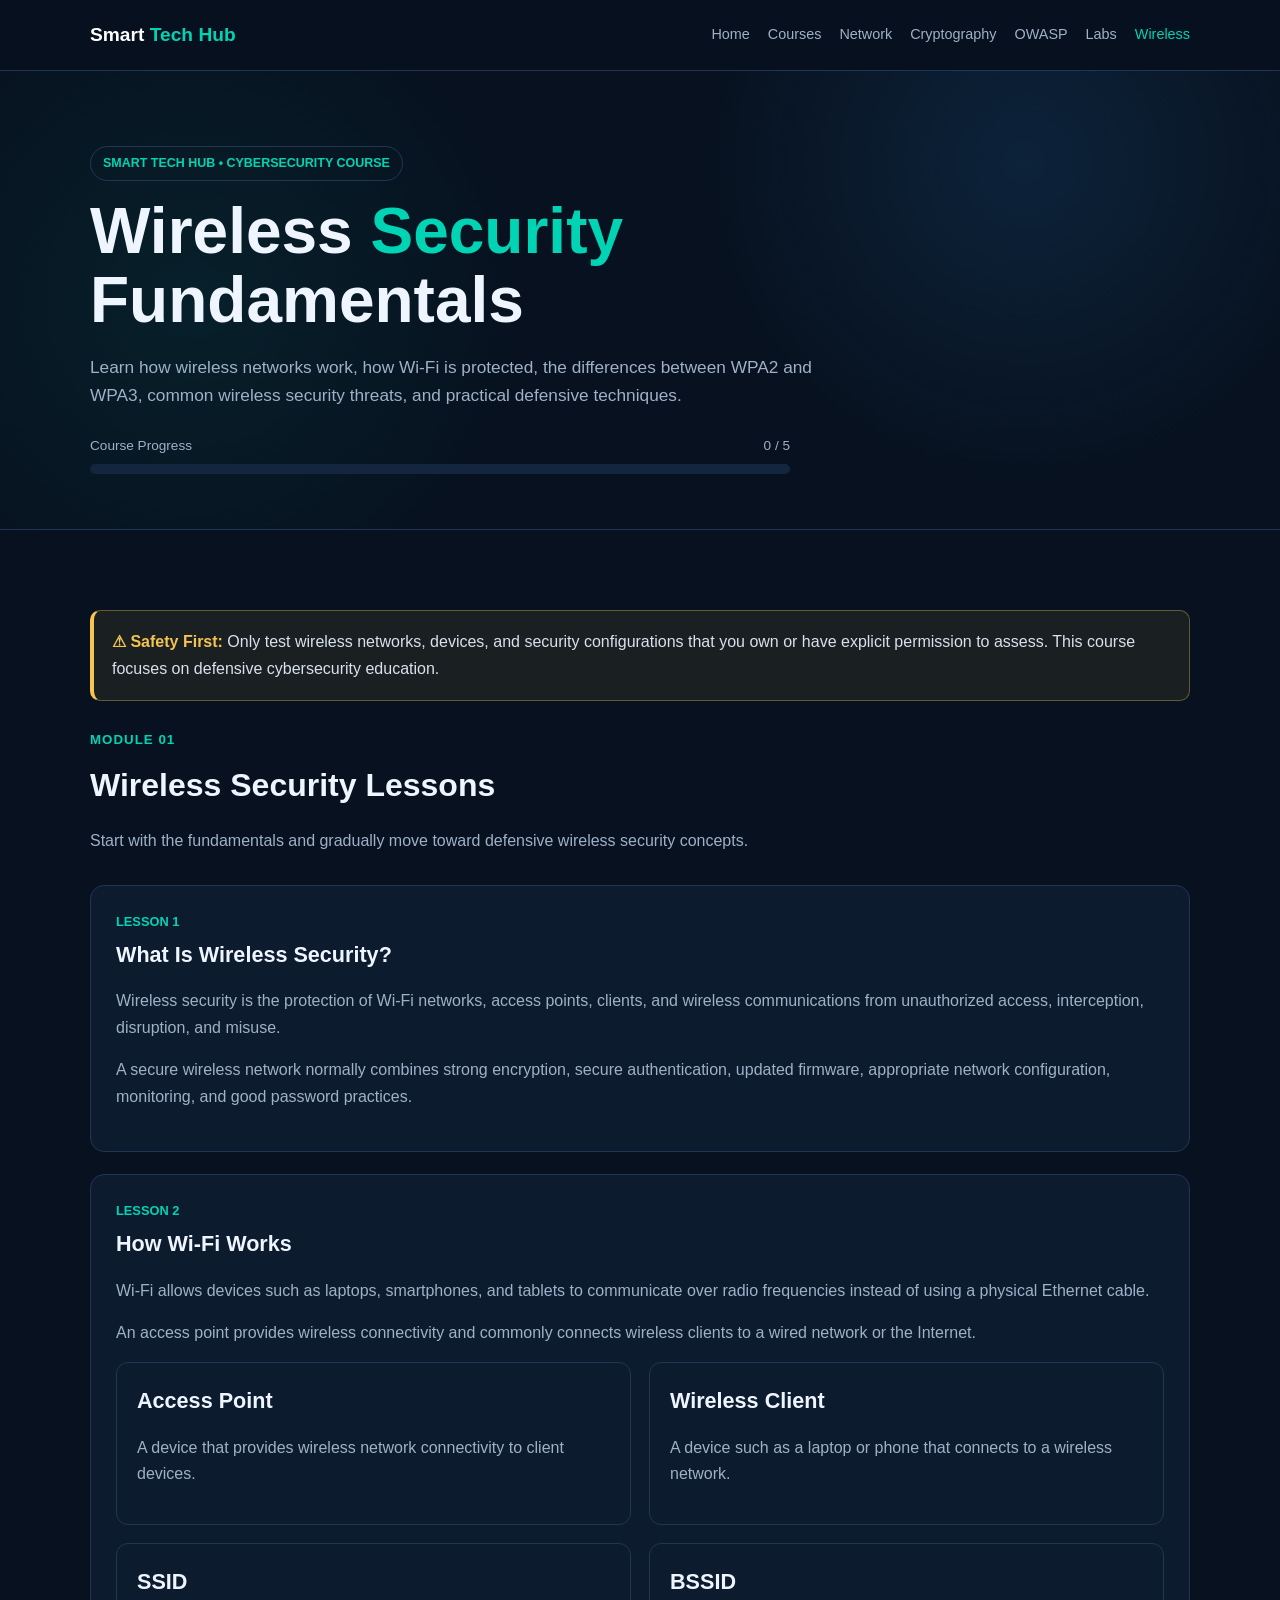
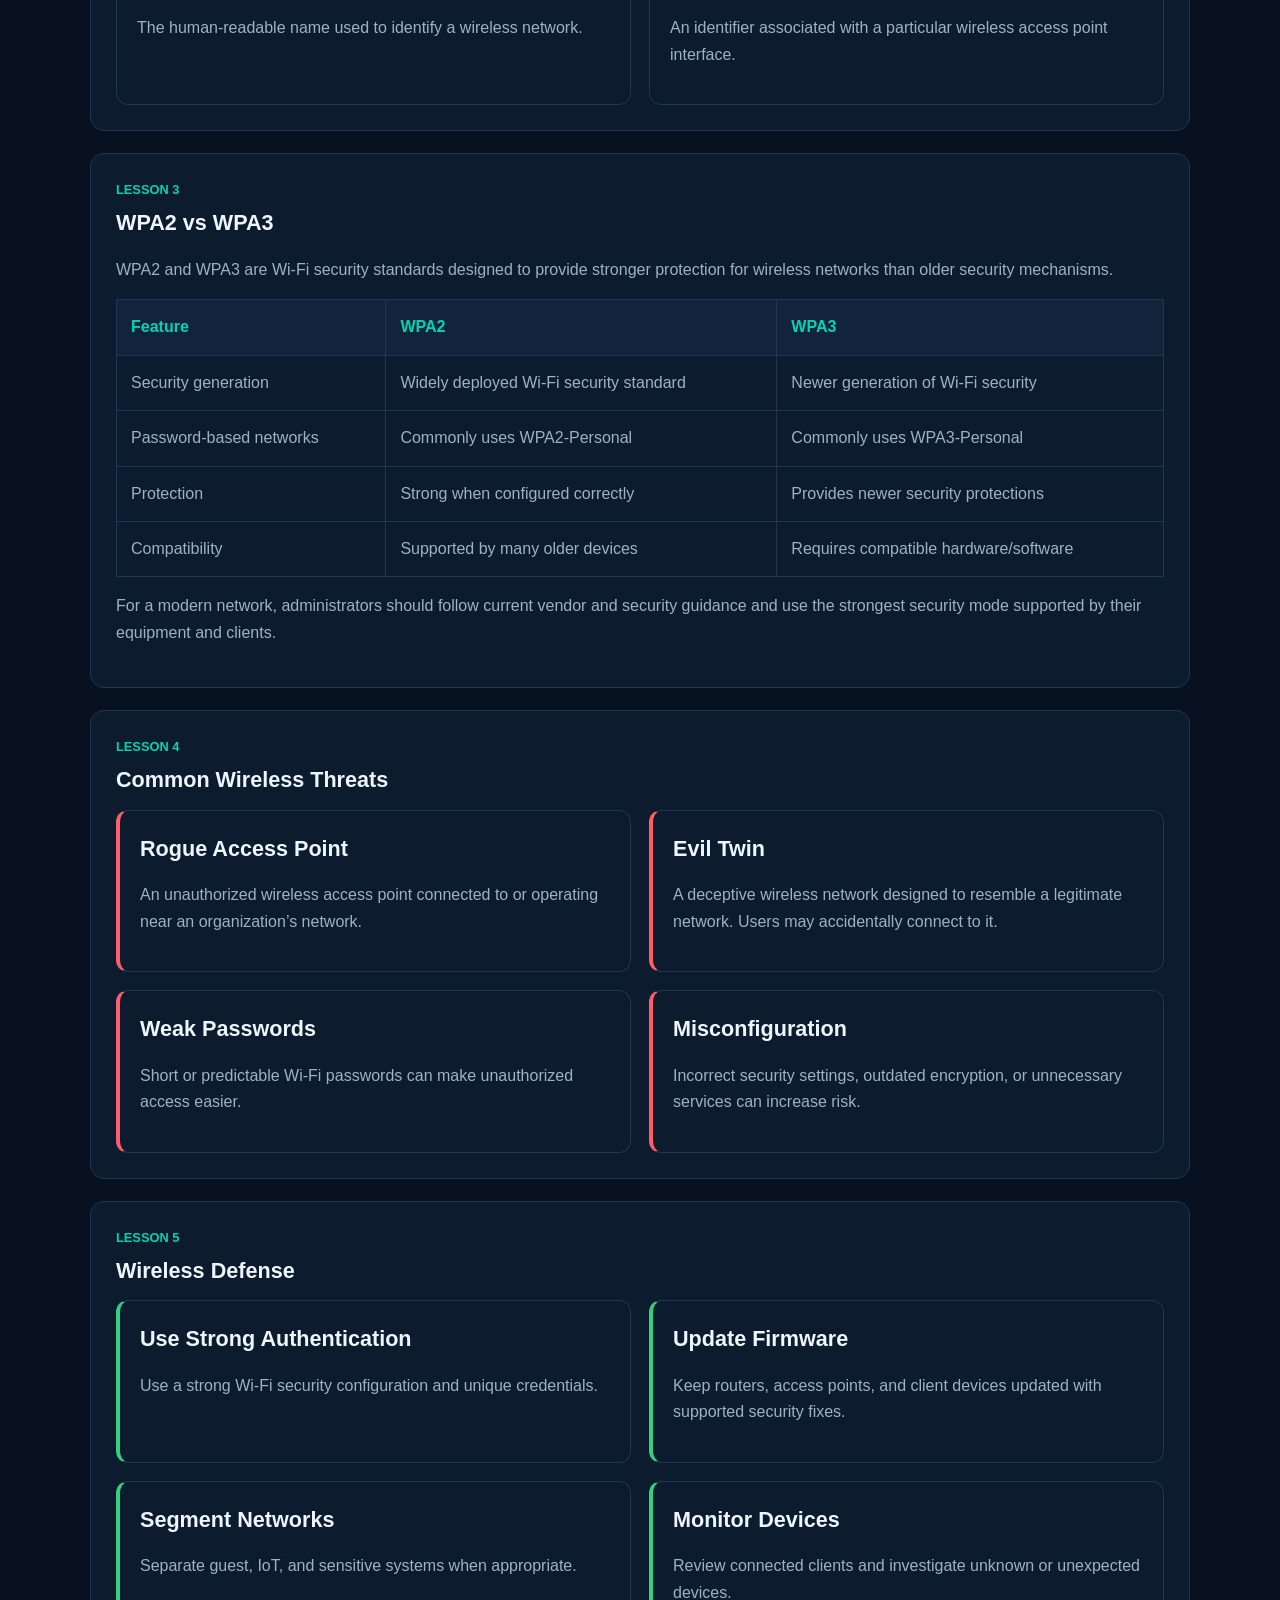
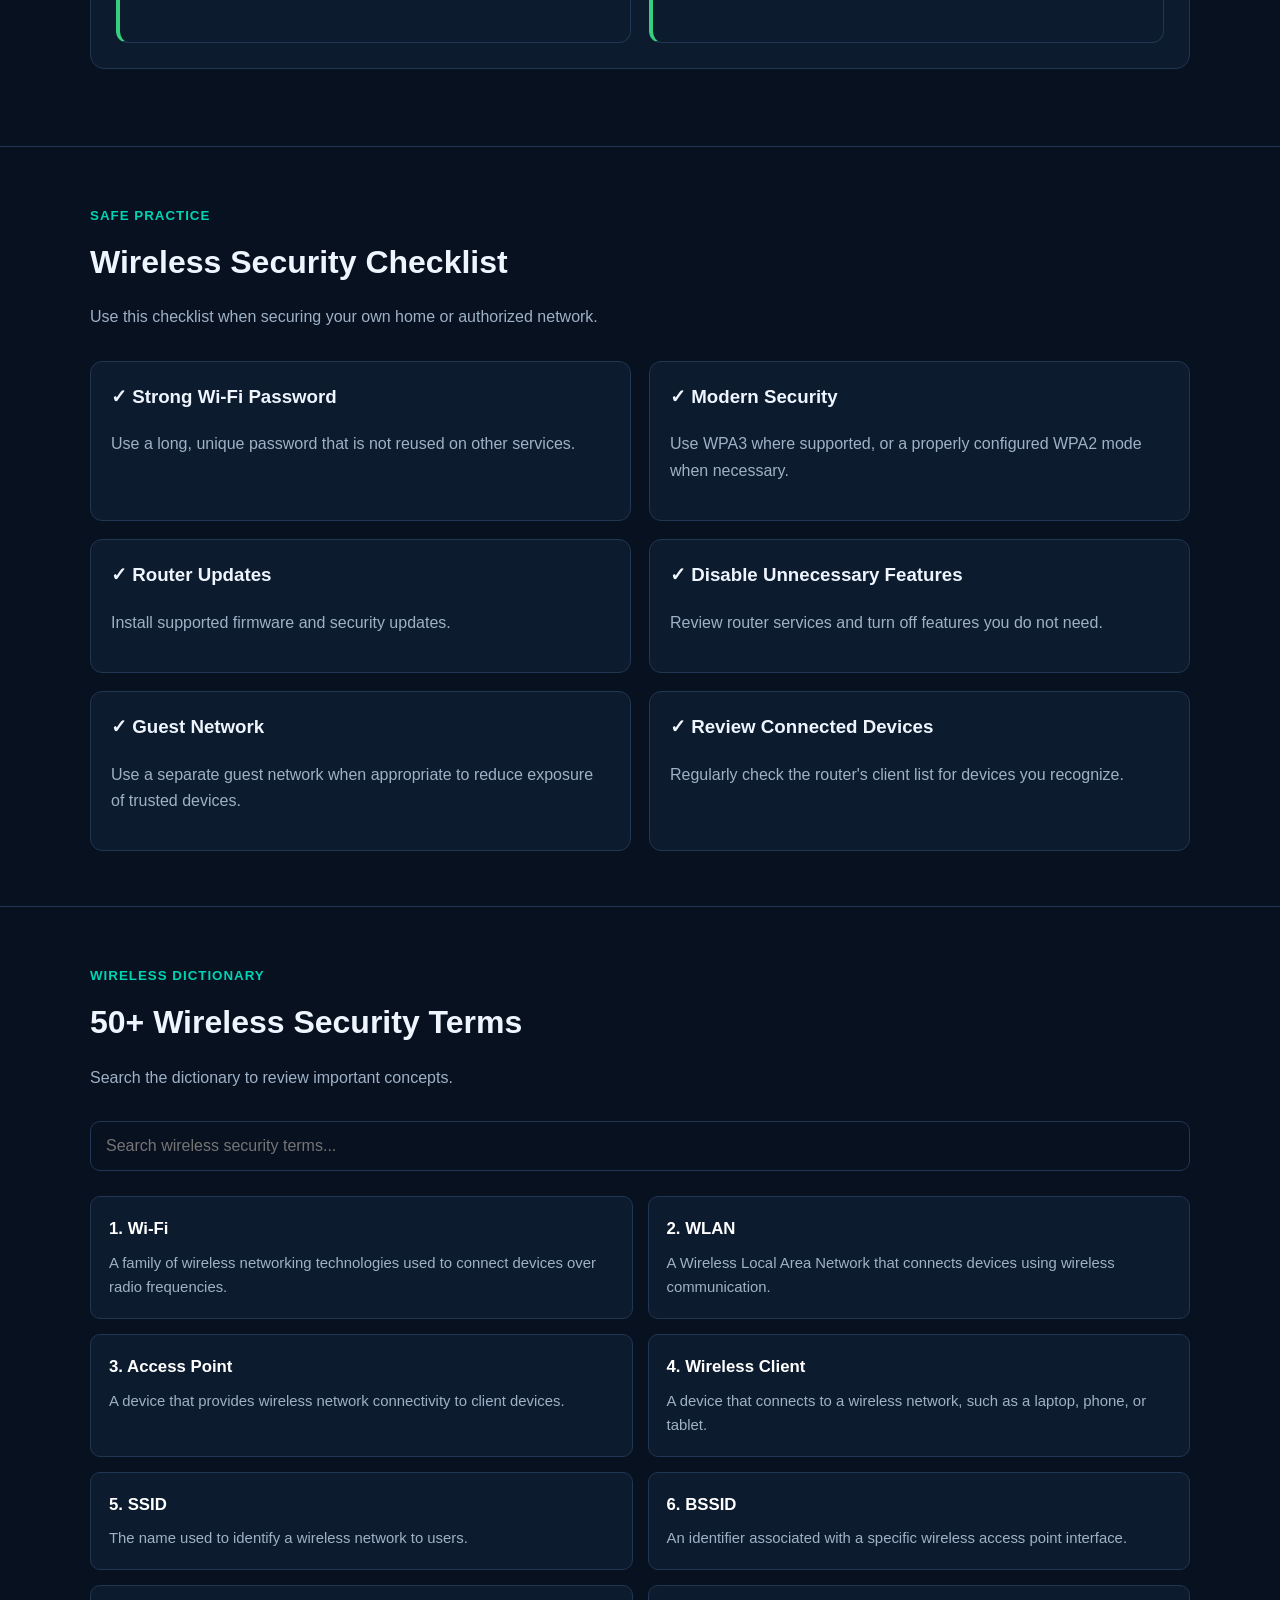
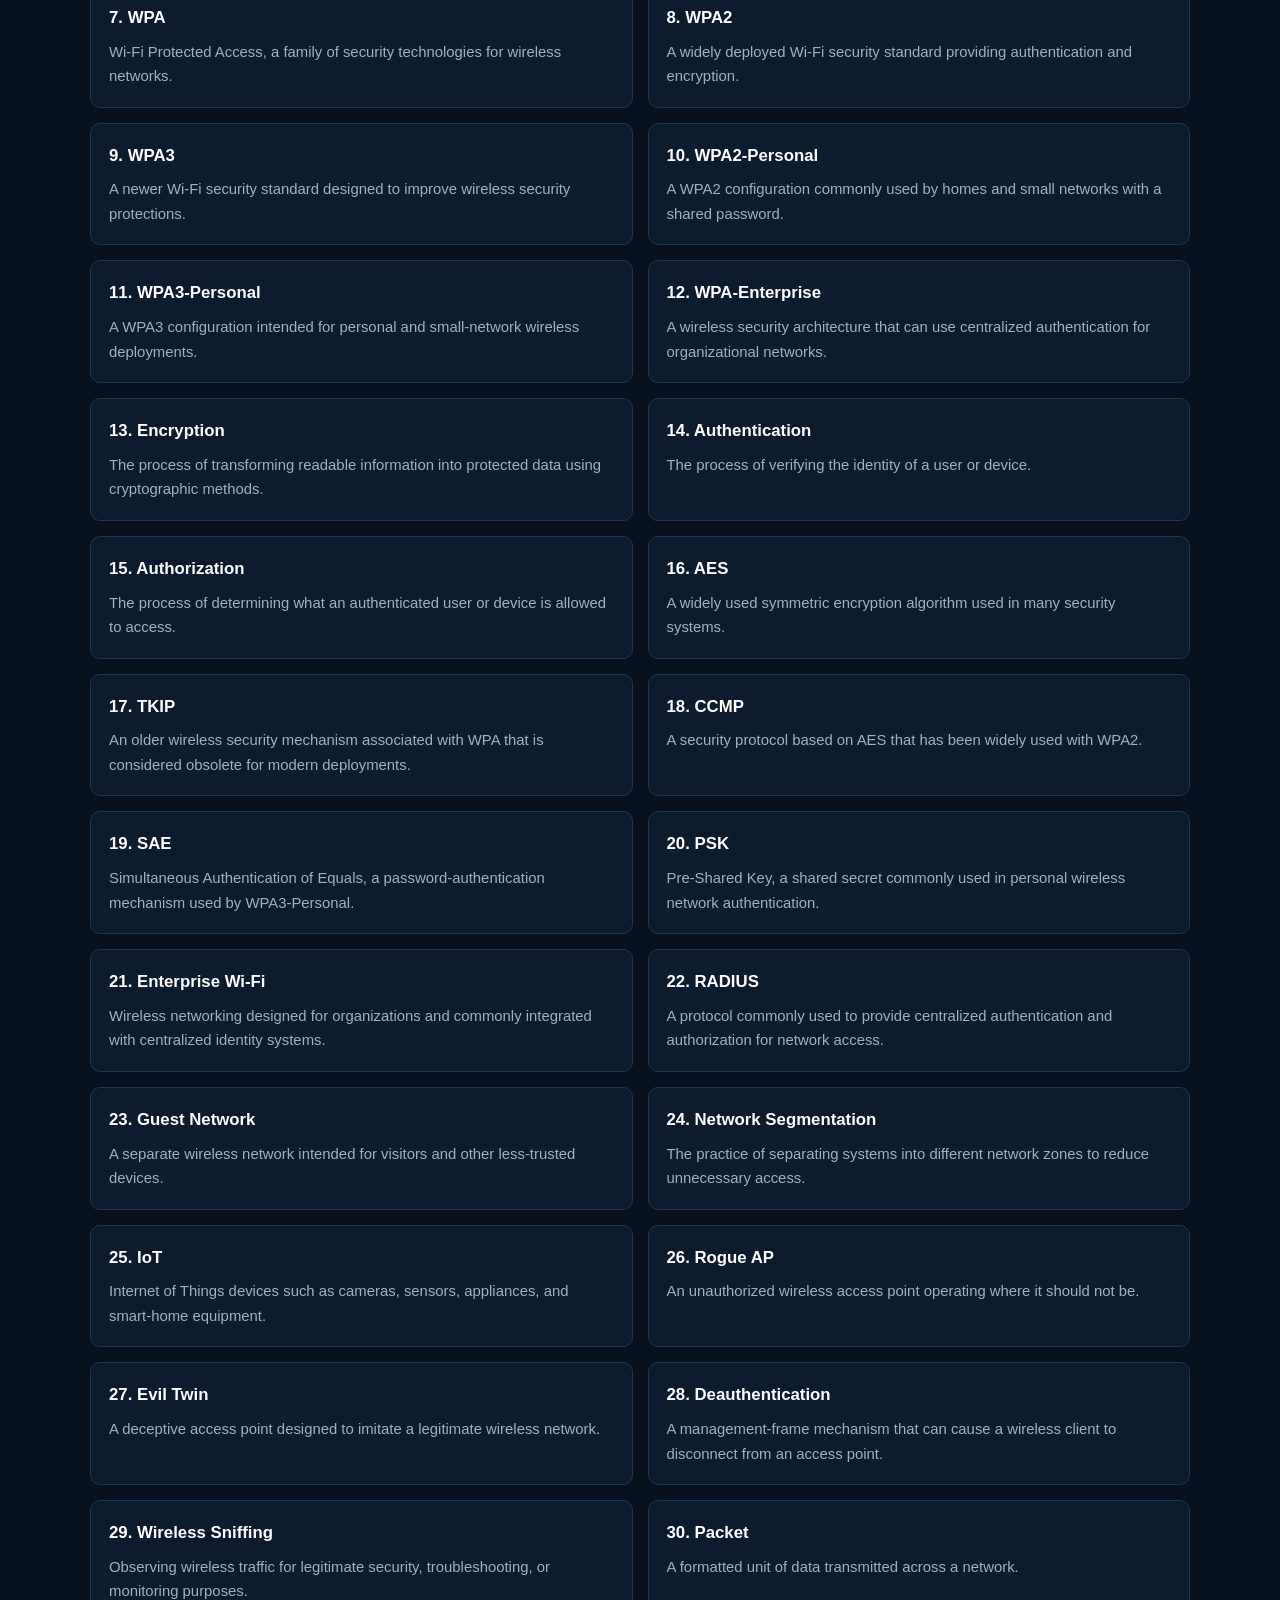
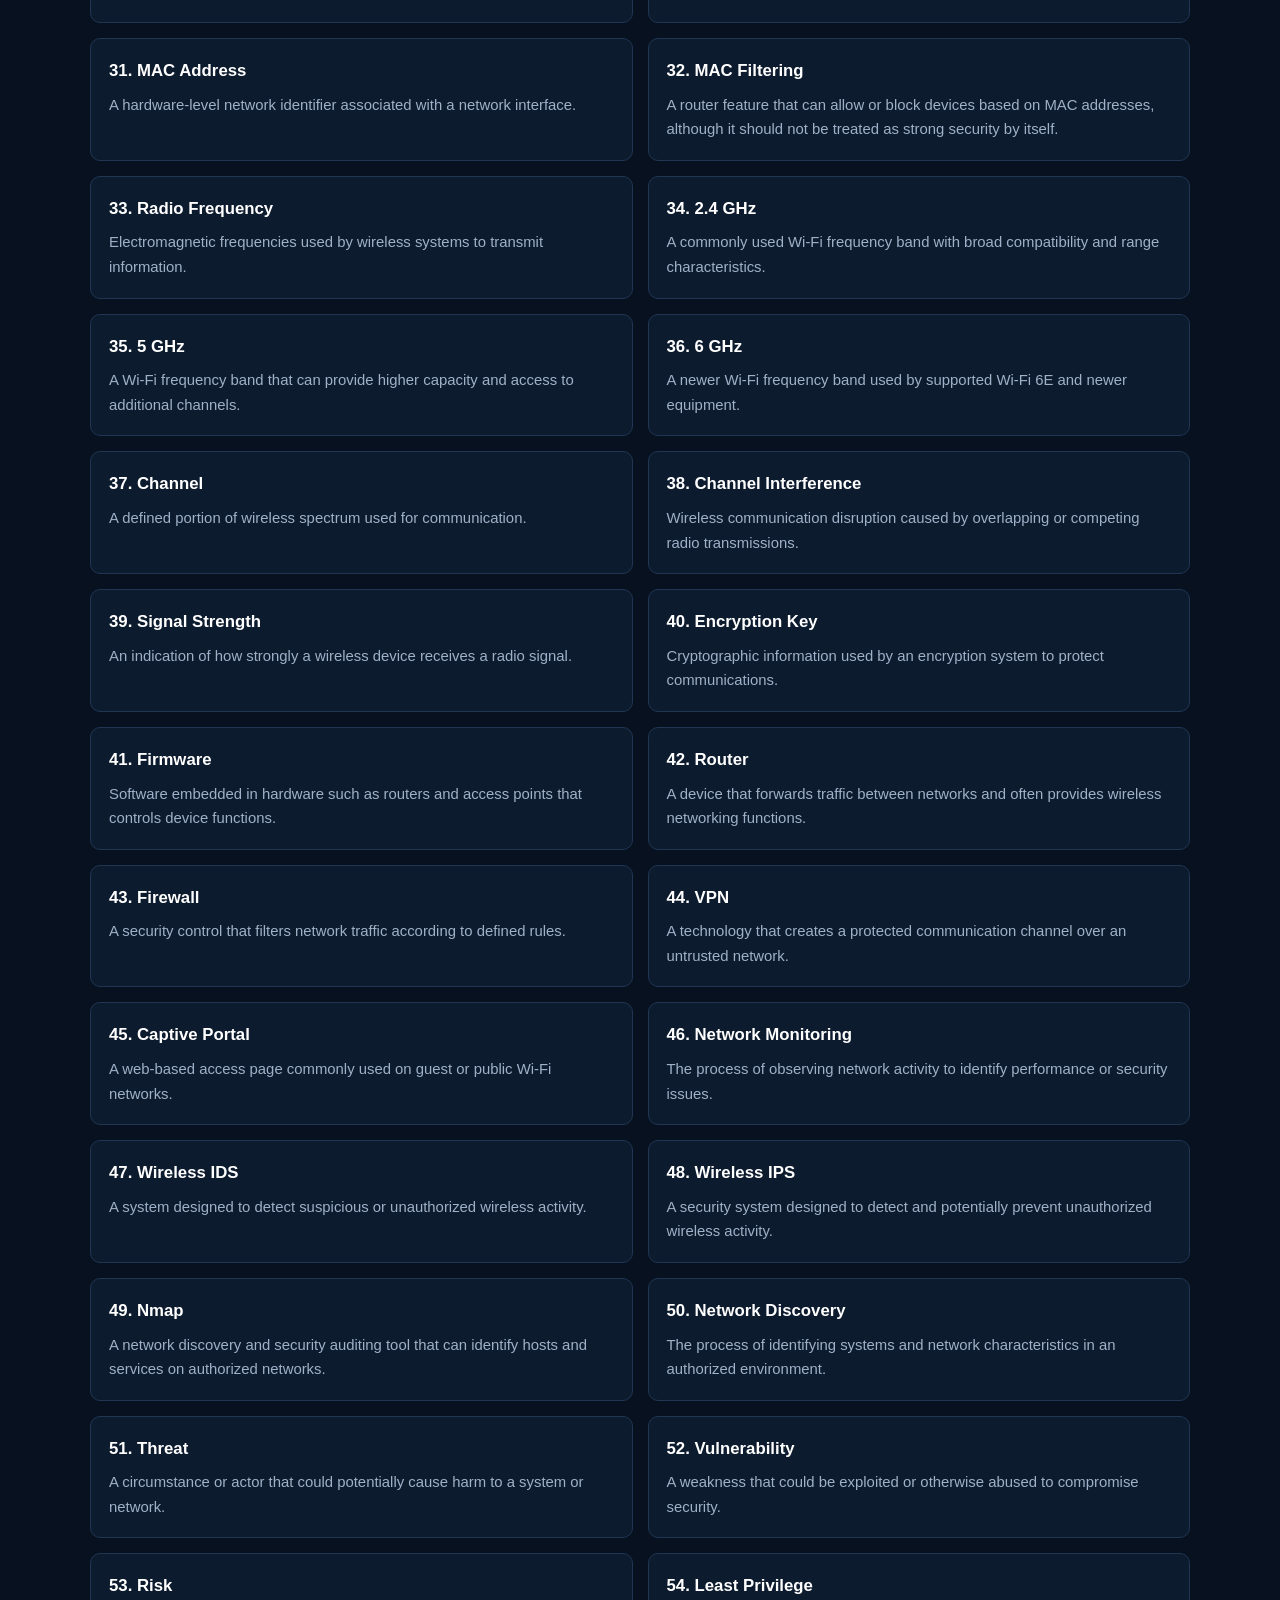
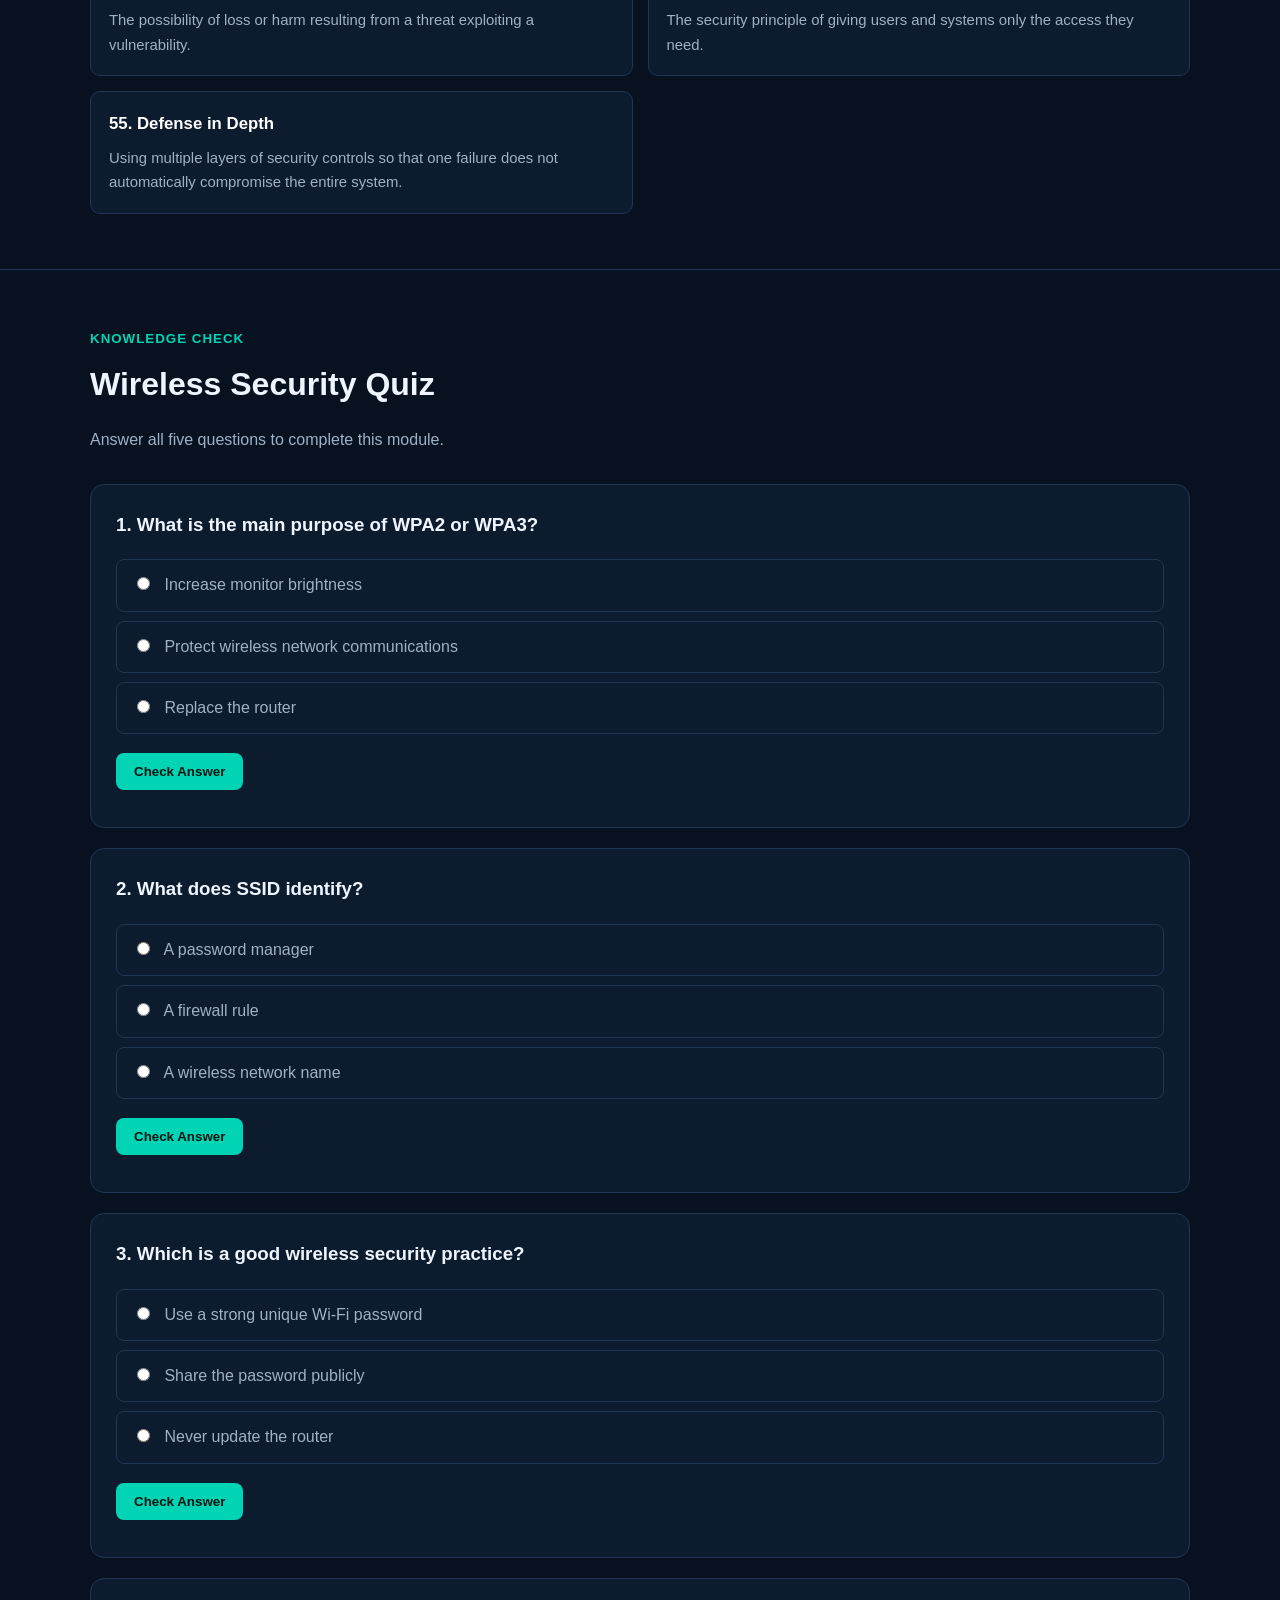
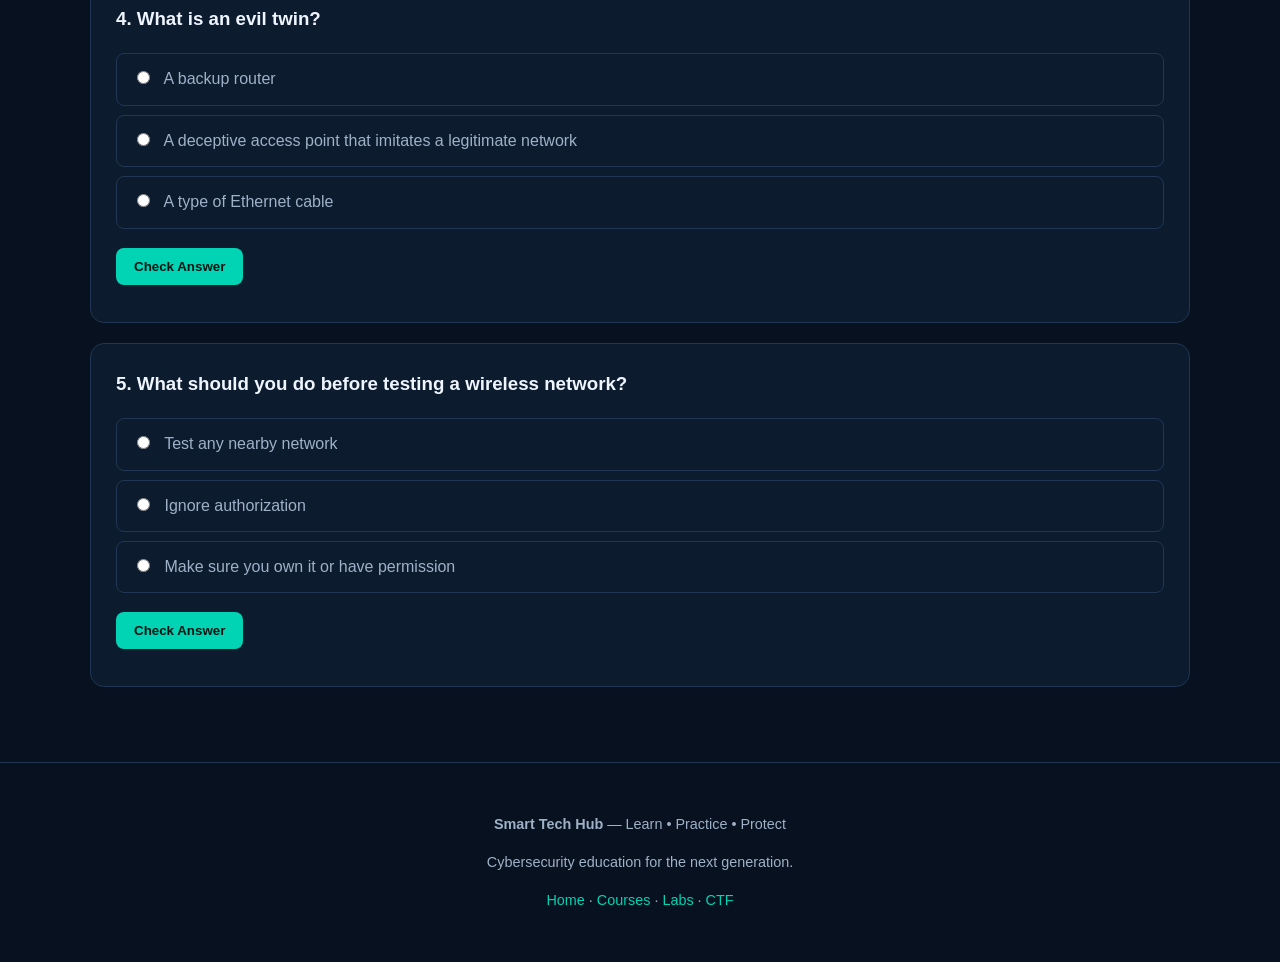
<file: network-security.html>
<!DOCTYPE html>
<html lang="en">
<head>
<meta charset="UTF-8">
<meta name="viewport" content="width=device-width, initial-scale=1.0">

<title>Wireless Security | Smart Tech Hub</title>

<meta name="description" content="Learn wireless security, Wi-Fi protection, WPA2, WPA3, wireless threats, defensive controls, and safe wireless security practices with Smart Tech Hub.">

<link rel="canonical" href="https://anthonysuah200-hub.github.io/wireless-security.html">

<style>
:root{
  --bg:#07111f;
  --card:#0d1b2e;
  --card2:#12243b;
  --border:#203653;
  --text:#eef5ff;
  --muted:#9fb1c7;
  --blue:#36a3ff;
  --cyan:#00d4b4;
  --green:#35d07f;
  --yellow:#f5c451;
  --red:#ff5d68;
}

*{
  box-sizing:border-box;
}

html{
  scroll-behavior:smooth;
}

body{
  margin:0;
  background:var(--bg);
  color:var(--text);
  font-family:Arial,Helvetica,sans-serif;
  line-height:1.65;
}

a{
  color:var(--cyan);
  text-decoration:none;
}

a:hover{
  text-decoration:underline;
}

.container{
  width:min(1100px,92%);
  margin:auto;
}

header{
  position:sticky;
  top:0;
  z-index:100;
  background:rgba(7,17,31,.96);
  border-bottom:1px solid var(--border);
}

.nav{
  min-height:70px;
  display:flex;
  align-items:center;
  justify-content:space-between;
  gap:20px;
}

.logo{
  font-size:1.2rem;
  font-weight:800;
  color:white;
}

.logo span{
  color:var(--cyan);
}

.nav-links{
  display:flex;
  gap:18px;
  flex-wrap:wrap;
}

.nav-links a{
  color:var(--muted);
  font-size:.9rem;
}

.nav-links a:hover,
.nav-links a.active{
  color:var(--cyan);
}

.hero{
  padding:75px 0 55px;
  border-bottom:1px solid var(--border);
  background:
    radial-gradient(circle at 80% 20%,rgba(54,163,255,.12),transparent 30%),
    radial-gradient(circle at 15% 50%,rgba(0,212,180,.08),transparent 30%);
}

.badge{
  display:inline-block;
  padding:6px 12px;
  border:1px solid var(--border);
  border-radius:999px;
  color:var(--cyan);
  font-size:.78rem;
  font-weight:700;
  margin-bottom:16px;
}

.hero h1{
  font-size:clamp(2.2rem,6vw,4rem);
  line-height:1.08;
  max-width:800px;
  margin:0 0 18px;
}

.hero h1 span{
  color:var(--cyan);
}

.hero p{
  max-width:760px;
  color:var(--muted);
  font-size:1.08rem;
}

.progress{
  margin-top:25px;
  max-width:700px;
}

.progress-top{
  display:flex;
  justify-content:space-between;
  color:var(--muted);
  font-size:.85rem;
  margin-bottom:7px;
}

.progress-bar{
  height:10px;
  background:#14263e;
  border-radius:999px;
  overflow:hidden;
}

.progress-fill{
  height:100%;
  width:0%;
  background:linear-gradient(90deg,var(--blue),var(--cyan));
  transition:.3s;
}

section{
  padding:55px 0;
  border-bottom:1px solid var(--border);
}

.section-title{
  margin-bottom:30px;
}

.section-title small{
  color:var(--cyan);
  text-transform:uppercase;
  font-weight:700;
  letter-spacing:1px;
}

.section-title h2{
  margin:7px 0;
  font-size:2rem;
}

.section-title p{
  color:var(--muted);
  max-width:750px;
}

.warning{
  background:rgba(245,196,81,.08);
  border:1px solid rgba(245,196,81,.35);
  border-left:4px solid var(--yellow);
  padding:18px;
  border-radius:10px;
  margin:25px 0;
  color:#d8e2ee;
}

.warning strong{
  color:var(--yellow);
}

.lesson{
  background:var(--card);
  border:1px solid var(--border);
  border-radius:14px;
  padding:25px;
  margin-bottom:22px;
}

.lesson-number{
  color:var(--cyan);
  font-size:.8rem;
  font-weight:800;
  text-transform:uppercase;
}

.lesson h3{
  margin:5px 0 12px;
  font-size:1.35rem;
}

.lesson p{
  color:var(--muted);
}

.grid{
  display:grid;
  grid-template-columns:repeat(2,1fr);
  gap:18px;
}

.card{
  background:var(--card);
  border:1px solid var(--border);
  border-radius:12px;
  padding:20px;
}

.card h3{
  margin-top:0;
}

.card p{
  color:var(--muted);
}

.compare{
  overflow-x:auto;
}

table{
  width:100%;
  border-collapse:collapse;
  min-width:600px;
}

th,td{
  padding:14px;
  border:1px solid var(--border);
  text-align:left;
}

th{
  background:var(--card2);
  color:var(--cyan);
}

td{
  color:var(--muted);
}

.attack{
  border-left:4px solid var(--red);
}

.defense{
  border-left:4px solid var(--green);
}

.search-box{
  width:100%;
  padding:15px;
  background:var(--bg);
  border:1px solid var(--border);
  border-radius:10px;
  color:white;
  font-size:1rem;
  margin-bottom:25px;
}

.search-box:focus{
  outline:2px solid var(--cyan);
}

.term-grid{
  display:grid;
  grid-template-columns:repeat(2,1fr);
  gap:15px;
}

.term{
  background:var(--card);
  border:1px solid var(--border);
  border-radius:10px;
  padding:18px;
}

.term h3{
  margin:0 0 8px;
  color:white;
  font-size:1.05rem;
}

.term p{
  margin:0;
  color:var(--muted);
  font-size:.93rem;
}

.quiz{
  background:var(--card);
  border:1px solid var(--border);
  border-radius:14px;
  padding:25px;
  margin-bottom:20px;
}

.quiz h3{
  margin-top:0;
}

.option{
  display:block;
  padding:12px 15px;
  margin:9px 0;
  border:1px solid var(--border);
  border-radius:8px;
  cursor:pointer;
  color:var(--muted);
}

.option:hover{
  border-color:var(--cyan);
  color:white;
}

.option input{
  margin-right:10px;
}

.quiz button{
  margin-top:10px;
  background:var(--cyan);
  color:#041512;
  border:0;
  padding:11px 18px;
  border-radius:8px;
  font-weight:800;
  cursor:pointer;
}

.result{
  margin-top:12px;
  font-weight:700;
}

.certificate{
  display:none;
  background:linear-gradient(135deg,#10253c,#0b1728);
  border:1px solid var(--cyan);
  border-radius:15px;
  padding:35px;
  text-align:center;
  margin-top:30px;
}

.certificate h2{
  color:var(--cyan);
}

.certificate .name{
  font-size:1.5rem;
  font-weight:800;
  margin:15px 0;
}

.button{
  display:inline-block;
  padding:12px 18px;
  border-radius:8px;
  background:var(--cyan);
  color:#031512;
  font-weight:800;
  margin:5px;
}

.button.secondary{
  background:transparent;
  border:1px solid var(--border);
  color:white;
}

footer{
  padding:35px 0;
  color:var(--muted);
  text-align:center;
  font-size:.9rem;
}

@media(max-width:750px){

  .nav{
    padding:12px 0;
    flex-direction:column;
    align-items:flex-start;
  }

  .nav-links{
    gap:12px;
  }

  .hero{
    padding:55px 0 40px;
  }

  .grid,
  .term-grid{
    grid-template-columns:1fr;
  }

  .lesson,
  .quiz,
  .card{
    padding:18px;
  }
}
</style>
</head>

<body>

<header>
  <div class="container nav">

    <a class="logo" href="index.html">
      Smart <span>Tech Hub</span>
    </a>

    <nav class="nav-links">
      <a href="index.html">Home</a>
      <a href="courses.html">Courses</a>
      <a href="network-security.html">Network</a>
      <a href="cryptography.html">Cryptography</a>
      <a href="owasp.html">OWASP</a>
      <a href="labs.html">Labs</a>
      <a class="active" href="wireless-security.html">Wireless</a>
    </nav>

  </div>
</header>

<main>

<section class="hero">
<div class="container">

<span class="badge">SMART TECH HUB • CYBERSECURITY COURSE</span>

<h1>
Wireless <span>Security</span>
Fundamentals
</h1>

<p>
Learn how wireless networks work, how Wi-Fi is protected, the differences between WPA2 and WPA3, common wireless security threats, and practical defensive techniques.
</p>

<div class="progress">

<div class="progress-top">
<span>Course Progress</span>
<span id="progressText">0 / 5</span>
</div>

<div class="progress-bar">
<div class="progress-fill" id="progressFill"></div>
</div>

</div>

</div>
</section>


<section>
<div class="container">

<div class="warning">
<strong>⚠ Safety First:</strong>
Only test wireless networks, devices, and security configurations that you own or have explicit permission to assess. This course focuses on defensive cybersecurity education.
</div>

<div class="section-title">
<small>Module 01</small>
<h2>Wireless Security Lessons</h2>
<p>
Start with the fundamentals and gradually move toward defensive wireless security concepts.
</p>
</div>


<div class="lesson">

<div class="lesson-number">Lesson 1</div>

<h3>What Is Wireless Security?</h3>

<p>
Wireless security is the protection of Wi-Fi networks, access points, clients, and wireless communications from unauthorized access, interception, disruption, and misuse.
</p>

<p>
A secure wireless network normally combines strong encryption, secure authentication, updated firmware, appropriate network configuration, monitoring, and good password practices.
</p>

</div>


<div class="lesson">

<div class="lesson-number">Lesson 2</div>

<h3>How Wi-Fi Works</h3>

<p>
Wi-Fi allows devices such as laptops, smartphones, and tablets to communicate over radio frequencies instead of using a physical Ethernet cable.
</p>

<p>
An access point provides wireless connectivity and commonly connects wireless clients to a wired network or the Internet.
</p>

<div class="grid">

<div class="card">
<h3>Access Point</h3>
<p>
A device that provides wireless network connectivity to client devices.
</p>
</div>

<div class="card">
<h3>Wireless Client</h3>
<p>
A device such as a laptop or phone that connects to a wireless network.
</p>
</div>

<div class="card">
<h3>SSID</h3>
<p>
The human-readable name used to identify a wireless network.
</p>
</div>

<div class="card">
<h3>BSSID</h3>
<p>
An identifier associated with a particular wireless access point interface.
</p>
</div>

</div>

</div>


<div class="lesson">

<div class="lesson-number">Lesson 3</div>

<h3>WPA2 vs WPA3</h3>

<p>
WPA2 and WPA3 are Wi-Fi security standards designed to provide stronger protection for wireless networks than older security mechanisms.
</p>

<div class="compare">

<table>

<tr>
<th>Feature</th>
<th>WPA2</th>
<th>WPA3</th>
</tr>

<tr>
<td>Security generation</td>
<td>Widely deployed Wi-Fi security standard</td>
<td>Newer generation of Wi-Fi security</td>
</tr>

<tr>
<td>Password-based networks</td>
<td>Commonly uses WPA2-Personal</td>
<td>Commonly uses WPA3-Personal</td>
</tr>

<tr>
<td>Protection</td>
<td>Strong when configured correctly</td>
<td>Provides newer security protections</td>
</tr>

<tr>
<td>Compatibility</td>
<td>Supported by many older devices</td>
<td>Requires compatible hardware/software</td>
</tr>

</table>

</div>

<p>
For a modern network, administrators should follow current vendor and security guidance and use the strongest security mode supported by their equipment and clients.
</p>

</div>


<div class="lesson">

<div class="lesson-number">Lesson 4</div>

<h3>Common Wireless Threats</h3>

<div class="grid">

<div class="card attack">
<h3>Rogue Access Point</h3>
<p>
An unauthorized wireless access point connected to or operating near an organization’s network.
</p>
</div>

<div class="card attack">
<h3>Evil Twin</h3>
<p>
A deceptive wireless network designed to resemble a legitimate network. Users may accidentally connect to it.
</p>
</div>

<div class="card attack">
<h3>Weak Passwords</h3>
<p>
Short or predictable Wi-Fi passwords can make unauthorized access easier.
</p>
</div>

<div class="card attack">
<h3>Misconfiguration</h3>
<p>
Incorrect security settings, outdated encryption, or unnecessary services can increase risk.
</p>
</div>

</div>

</div>


<div class="lesson">

<div class="lesson-number">Lesson 5</div>

<h3>Wireless Defense</h3>

<div class="grid">

<div class="card defense">
<h3>Use Strong Authentication</h3>
<p>
Use a strong Wi-Fi security configuration and unique credentials.
</p>
</div>

<div class="card defense">
<h3>Update Firmware</h3>
<p>
Keep routers, access points, and client devices updated with supported security fixes.
</p>
</div>

<div class="card defense">
<h3>Segment Networks</h3>
<p>
Separate guest, IoT, and sensitive systems when appropriate.
</p>
</div>

<div class="card defense">
<h3>Monitor Devices</h3>
<p>
Review connected clients and investigate unknown or unexpected devices.
</p>
</div>

</div>

</div>

</div>
</section>


<section>
<div class="container">

<div class="section-title">
<small>Safe Practice</small>
<h2>Wireless Security Checklist</h2>
<p>
Use this checklist when securing your own home or authorized network.
</p>
</div>

<div class="grid">

<div class="card">
<h3>✓ Strong Wi-Fi Password</h3>
<p>
Use a long, unique password that is not reused on other services.
</p>
</div>

<div class="card">
<h3>✓ Modern Security</h3>
<p>
Use WPA3 where supported, or a properly configured WPA2 mode when necessary.
</p>
</div>

<div class="card">
<h3>✓ Router Updates</h3>
<p>
Install supported firmware and security updates.
</p>
</div>

<div class="card">
<h3>✓ Disable Unnecessary Features</h3>
<p>
Review router services and turn off features you do not need.
</p>
</div>

<div class="card">
<h3>✓ Guest Network</h3>
<p>
Use a separate guest network when appropriate to reduce exposure of trusted devices.
</p>
</div>

<div class="card">
<h3>✓ Review Connected Devices</h3>
<p>
Regularly check the router's client list for devices you recognize.
</p>
</div>

</div>

</div>
</section>


<section>
<div class="container">

<div class="section-title">
<small>Wireless Dictionary</small>
<h2>50+ Wireless Security Terms</h2>
<p>
Search the dictionary to review important concepts.
</p>
</div>

<input
  id="searchBox"
  class="search-box"
  type="search"
  placeholder="Search wireless security terms..."
>

<div class="term-grid" id="terms">


<div class="term">
<h3>1. Wi-Fi</h3>
<p>A family of wireless networking technologies used to connect devices over radio frequencies.</p>
</div>

<div class="term">
<h3>2. WLAN</h3>
<p>A Wireless Local Area Network that connects devices using wireless communication.</p>
</div>

<div class="term">
<h3>3. Access Point</h3>
<p>A device that provides wireless network connectivity to client devices.</p>
</div>

<div class="term">
<h3>4. Wireless Client</h3>
<p>A device that connects to a wireless network, such as a laptop, phone, or tablet.</p>
</div>

<div class="term">
<h3>5. SSID</h3>
<p>The name used to identify a wireless network to users.</p>
</div>

<div class="term">
<h3>6. BSSID</h3>
<p>An identifier associated with a specific wireless access point interface.</p>
</div>

<div class="term">
<h3>7. WPA</h3>
<p>Wi-Fi Protected Access, a family of security technologies for wireless networks.</p>
</div>

<div class="term">
<h3>8. WPA2</h3>
<p>A widely deployed Wi-Fi security standard providing authentication and encryption.</p>
</div>

<div class="term">
<h3>9. WPA3</h3>
<p>A newer Wi-Fi security standard designed to improve wireless security protections.</p>
</div>

<div class="term">
<h3>10. WPA2-Personal</h3>
<p>A WPA2 configuration commonly used by homes and small networks with a shared password.</p>
</div>

<div class="term">
<h3>11. WPA3-Personal</h3>
<p>A WPA3 configuration intended for personal and small-network wireless deployments.</p>
</div>

<div class="term">
<h3>12. WPA-Enterprise</h3>
<p>A wireless security architecture that can use centralized authentication for organizational networks.</p>
</div>

<div class="term">
<h3>13. Encryption</h3>
<p>The process of transforming readable information into protected data using cryptographic methods.</p>
</div>

<div class="term">
<h3>14. Authentication</h3>
<p>The process of verifying the identity of a user or device.</p>
</div>

<div class="term">
<h3>15. Authorization</h3>
<p>The process of determining what an authenticated user or device is allowed to access.</p>
</div>

<div class="term">
<h3>16. AES</h3>
<p>A widely used symmetric encryption algorithm used in many security systems.</p>
</div>

<div class="term">
<h3>17. TKIP</h3>
<p>An older wireless security mechanism associated with WPA that is considered obsolete for modern deployments.</p>
</div>

<div class="term">
<h3>18. CCMP</h3>
<p>A security protocol based on AES that has been widely used with WPA2.</p>
</div>

<div class="term">
<h3>19. SAE</h3>
<p>Simultaneous Authentication of Equals, a password-authentication mechanism used by WPA3-Personal.</p>
</div>

<div class="term">
<h3>20. PSK</h3>
<p>Pre-Shared Key, a shared secret commonly used in personal wireless network authentication.</p>
</div>

<div class="term">
<h3>21. Enterprise Wi-Fi</h3>
<p>Wireless networking designed for organizations and commonly integrated with centralized identity systems.</p>
</div>

<div class="term">
<h3>22. RADIUS</h3>
<p>A protocol commonly used to provide centralized authentication and authorization for network access.</p>
</div>

<div class="term">
<h3>23. Guest Network</h3>
<p>A separate wireless network intended for visitors and other less-trusted devices.</p>
</div>

<div class="term">
<h3>24. Network Segmentation</h3>
<p>The practice of separating systems into different network zones to reduce unnecessary access.</p>
</div>

<div class="term">
<h3>25. IoT</h3>
<p>Internet of Things devices such as cameras, sensors, appliances, and smart-home equipment.</p>
</div>

<div class="term">
<h3>26. Rogue AP</h3>
<p>An unauthorized wireless access point operating where it should not be.</p>
</div>

<div class="term">
<h3>27. Evil Twin</h3>
<p>A deceptive access point designed to imitate a legitimate wireless network.</p>
</div>

<div class="term">
<h3>28. Deauthentication</h3>
<p>A management-frame mechanism that can cause a wireless client to disconnect from an access point.</p>
</div>

<div class="term">
<h3>29. Wireless Sniffing</h3>
<p>Observing wireless traffic for legitimate security, troubleshooting, or monitoring purposes.</p>
</div>

<div class="term">
<h3>30. Packet</h3>
<p>A formatted unit of data transmitted across a network.</p>
</div>

<div class="term">
<h3>31. MAC Address</h3>
<p>A hardware-level network identifier associated with a network interface.</p>
</div>

<div class="term">
<h3>32. MAC Filtering</h3>
<p>A router feature that can allow or block devices based on MAC addresses, although it should not be treated as strong security by itself.</p>
</div>

<div class="term">
<h3>33. Radio Frequency</h3>
<p>Electromagnetic frequencies used by wireless systems to transmit information.</p>
</div>

<div class="term">
<h3>34. 2.4 GHz</h3>
<p>A commonly used Wi-Fi frequency band with broad compatibility and range characteristics.</p>
</div>

<div class="term">
<h3>35. 5 GHz</h3>
<p>A Wi-Fi frequency band that can provide higher capacity and access to additional channels.</p>
</div>

<div class="term">
<h3>36. 6 GHz</h3>
<p>A newer Wi-Fi frequency band used by supported Wi-Fi 6E and newer equipment.</p>
</div>

<div class="term">
<h3>37. Channel</h3>
<p>A defined portion of wireless spectrum used for communication.</p>
</div>

<div class="term">
<h3>38. Channel Interference</h3>
<p>Wireless communication disruption caused by overlapping or competing radio transmissions.</p>
</div>

<div class="term">
<h3>39. Signal Strength</h3>
<p>An indication of how strongly a wireless device receives a radio signal.</p>
</div>

<div class="term">
<h3>40. Encryption Key</h3>
<p>Cryptographic information used by an encryption system to protect communications.</p>
</div>

<div class="term">
<h3>41. Firmware</h3>
<p>Software embedded in hardware such as routers and access points that controls device functions.</p>
</div>

<div class="term">
<h3>42. Router</h3>
<p>A device that forwards traffic between networks and often provides wireless networking functions.</p>
</div>

<div class="term">
<h3>43. Firewall</h3>
<p>A security control that filters network traffic according to defined rules.</p>
</div>

<div class="term">
<h3>44. VPN</h3>
<p>A technology that creates a protected communication channel over an untrusted network.</p>
</div>

<div class="term">
<h3>45. Captive Portal</h3>
<p>A web-based access page commonly used on guest or public Wi-Fi networks.</p>
</div>

<div class="term">
<h3>46. Network Monitoring</h3>
<p>The process of observing network activity to identify performance or security issues.</p>
</div>

<div class="term">
<h3>47. Wireless IDS</h3>
<p>A system designed to detect suspicious or unauthorized wireless activity.</p>
</div>

<div class="term">
<h3>48. Wireless IPS</h3>
<p>A security system designed to detect and potentially prevent unauthorized wireless activity.</p>
</div>

<div class="term">
<h3>49. Nmap</h3>
<p>A network discovery and security auditing tool that can identify hosts and services on authorized networks.</p>
</div>

<div class="term">
<h3>50. Network Discovery</h3>
<p>The process of identifying systems and network characteristics in an authorized environment.</p>
</div>

<div class="term">
<h3>51. Threat</h3>
<p>A circumstance or actor that could potentially cause harm to a system or network.</p>
</div>

<div class="term">
<h3>52. Vulnerability</h3>
<p>A weakness that could be exploited or otherwise abused to compromise security.</p>
</div>

<div class="term">
<h3>53. Risk</h3>
<p>The possibility of loss or harm resulting from a threat exploiting a vulnerability.</p>
</div>

<div class="term">
<h3>54. Least Privilege</h3>
<p>The security principle of giving users and systems only the access they need.</p>
</div>

<div class="term">
<h3>55. Defense in Depth</h3>
<p>Using multiple layers of security controls so that one failure does not automatically compromise the entire system.</p>
</div>

</div>
</div>
</section>


<section>
<div class="container">

<div class="section-title">
<small>Knowledge Check</small>
<h2>Wireless Security Quiz</h2>
<p>Answer all five questions to complete this module.</p>
</div>


<div class="quiz" data-answer="b">

<h3>1. What is the main purpose of WPA2 or WPA3?</h3>

<label class="option">
<input type="radio" name="q1" value="a">
Increase monitor brightness
</label>

<label class="option">
<input type="radio" name="q1" value="b">
Protect wireless network communications
</label>

<label class="option">
<input type="radio" name="q1" value="c">
Replace the router
</label>

<button onclick="checkQuiz(1)">Check Answer</button>

<div class="result" id="result1"></div>

</div>


<div class="quiz" data-answer="c">

<h3>2. What does SSID identify?</h3>

<label class="option">
<input type="radio" name="q2" value="a">
A password manager
</label>

<label class="option">
<input type="radio" name="q2" value="b">
A firewall rule
</label>

<label class="option">
<input type="radio" name="q2" value="c">
A wireless network name
</label>

<button onclick="checkQuiz(2)">Check Answer</button>

<div class="result" id="result2"></div>

</div>


<div class="quiz" data-answer="a">

<h3>3. Which is a good wireless security practice?</h3>

<label class="option">
<input type="radio" name="q3" value="a">
Use a strong unique Wi-Fi password
</label>

<label class="option">
<input type="radio" name="q3" value="b">
Share the password publicly
</label>

<label class="option">
<input type="radio" name="q3" value="c">
Never update the router
</label>

<button onclick="checkQuiz(3)">Check Answer</button>

<div class="result" id="result3"></div>

</div>


<div class="quiz" data-answer="b">

<h3>4. What is an evil twin?</h3>

<label class="option">
<input type="radio" name="q4" value="a">
A backup router
</label>

<label class="option">
<input type="radio" name="q4" value="b">
A deceptive access point that imitates a legitimate network
</label>

<label class="option">
<input type="radio" name="q4" value="c">
A type of Ethernet cable
</label>

<button onclick="checkQuiz(4)">Check Answer</button>

<div class="result" id="result4"></div>

</div>


<div class="quiz" data-answer="c">

<h3>5. What should you do before testing a wireless network?</h3>

<label class="option">
<input type="radio" name="q5" value="a">
Test any nearby network
</label>

<label class="option">
<input type="radio" name="q5" value="b">
Ignore authorization
</label>

<label class="option">
<input type="radio" name="q5" value="c">
Make sure you own it or have permission
</label>

<button onclick="checkQuiz(5)">Check Answer</button>

<div class="result" id="result5"></div>

</div>


<div class="certificate" id="certificate">

<h2>🎓 Module Completed</h2>

<p>You completed the Smart Tech Hub Wireless Security Fundamentals module.</p>

<div class="name">Smart Tech Hub Learner</div>

<p id="finalScore"></p>

<p>
Keep learning. Practice only in authorized environments.
</p>

<a class="button" href="courses.html">View Courses</a>

<a class="button secondary" href="index.html">Back Home</a>

</div>

</div>
</section>

</main>


<footer>

<div class="container">

<p>
<strong>Smart Tech Hub</strong> — Learn • Practice • Protect
</p>

<p>
Cybersecurity education for the next generation.
</p>

<p>
<a href="index.html">Home</a> ·
<a href="courses.html">Courses</a> ·
<a href="labs.html">Labs</a> ·
<a href="ctf.html">CTF</a>
</p>

</div>

</footer>


<script>

let score = Number(localStorage.getItem("sth_wireless_score") || 0);

let answered = JSON.parse(
  localStorage.getItem("sth_wireless_answers") || "{}"
);

function updateProgress(){

  const total = 5;
  const completed = Object.keys(answered).length;

  const percentage = (completed / total) * 100;

  document.getElementById("progressText").textContent =
    completed + " / " + total;

  document.getElementById("progressFill").style.width =
    percentage + "%";

  if(completed === total){

    document.getElementById("certificate").style.display = "block";

    document.getElementById("finalScore").textContent =
      "Final Score: " + score + " / 5";

  }

}

function checkQuiz(number){

  if(answered[number]){
    return;
  }

  const selected =
    document.querySelector(
      'input[name="q' + number + '"]:checked'
    );

  const result =
    document.getElementById("result" + number);

  if(!selected){

    result.textContent = "Please select an answer.";

    result.style.color = "var(--yellow)";

    return;
  }

  const quiz =
    document.querySelectorAll(".quiz")[number - 1];

  const correct =
    quiz.getAttribute("data-answer");

  answered[number] = true;

  if(selected.value === correct){

    score++;

    result.textContent = "✓ Correct!";

    result.style.color = "var(--green)";

  }else{

    result.textContent =
      "✗ Not quite. Review the lesson and continue learning.";

    result.style.color = "var(--red)";

  }

  localStorage.setItem(
    "sth_wireless_score",
    score
  );

  localStorage.setItem(
    "sth_wireless_answers",
    JSON.stringify(answered)
  );

  updateProgress();

}

document.getElementById("searchBox").addEventListener(
  "input",
  function(){

    const query =
      this.value.toLowerCase().trim();

    const terms =
      document.querySelectorAll(".term");

    terms.forEach(function(term){

      const text =
        term.textContent.toLowerCase();

      term.style.display =
        text.includes(query) ? "block" : "none";

    });

  }
);

updateProgress();

</script>

</body>
</html>
</file>
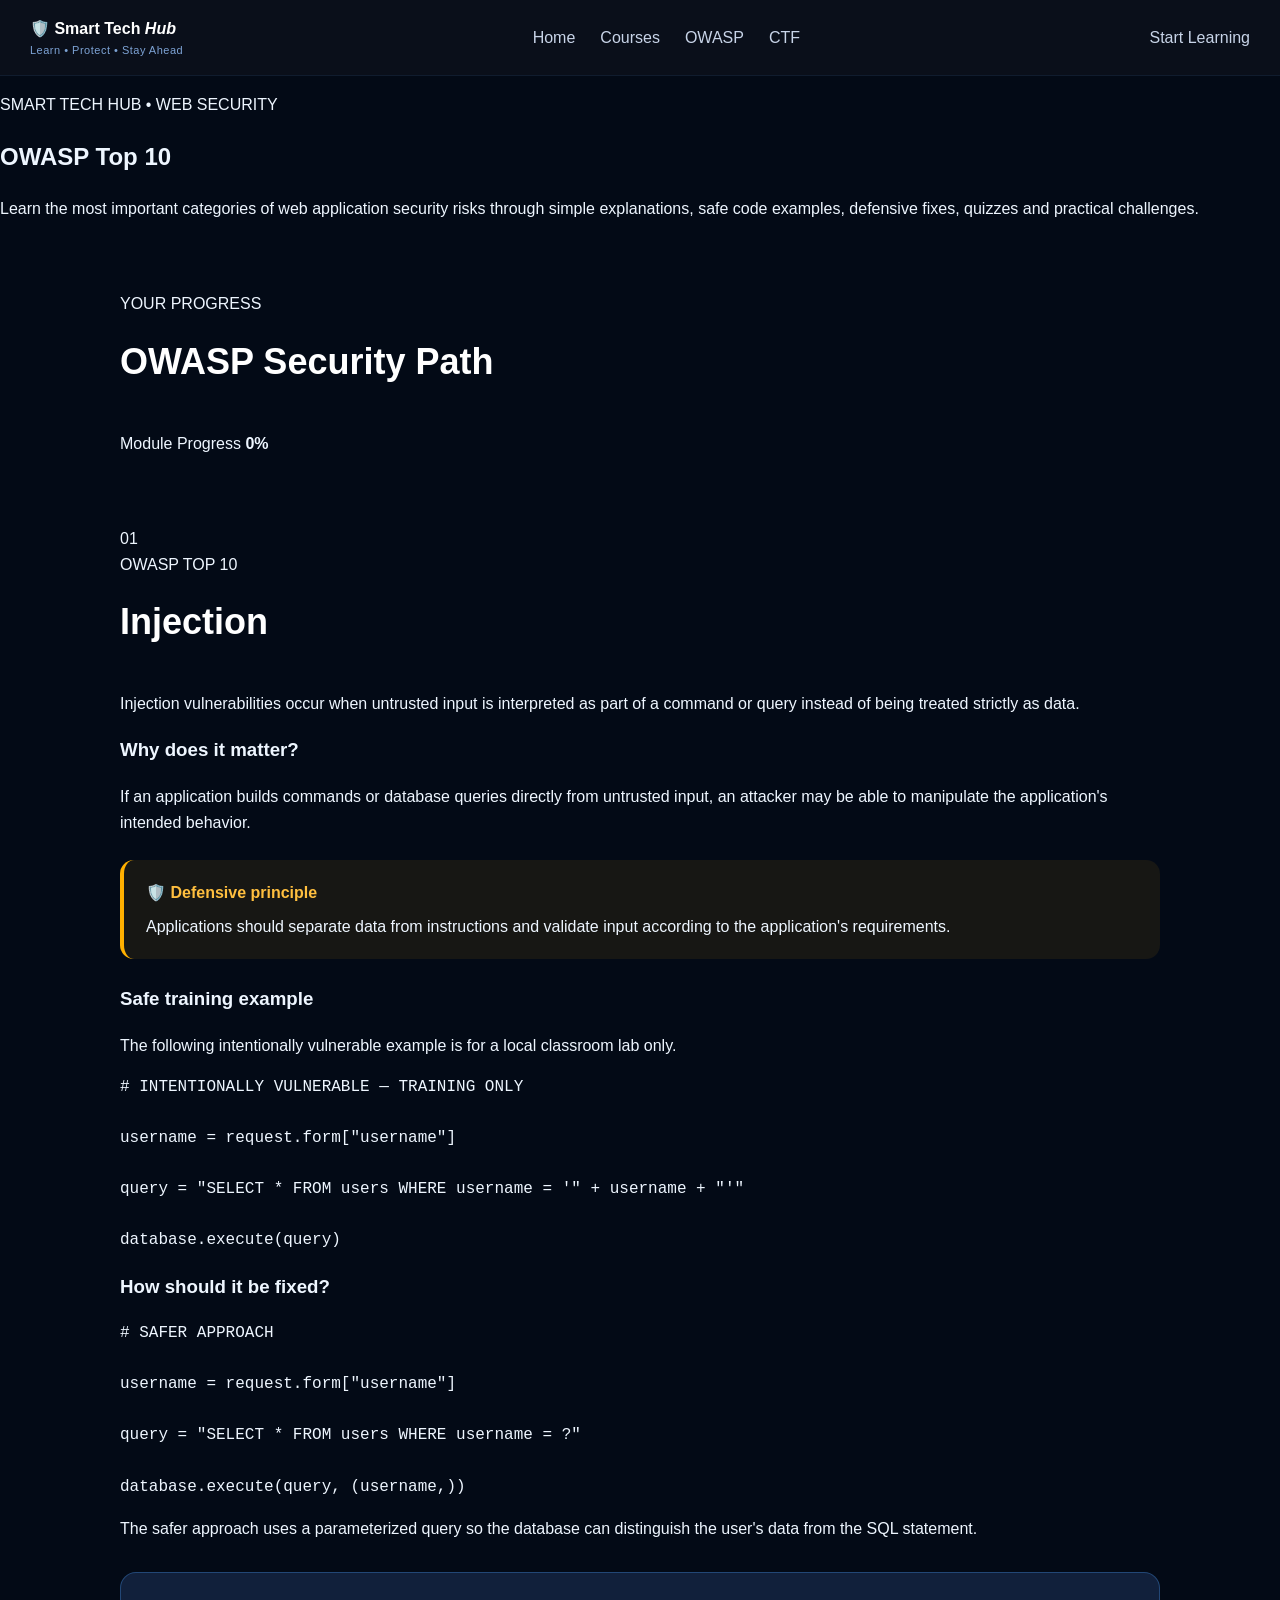
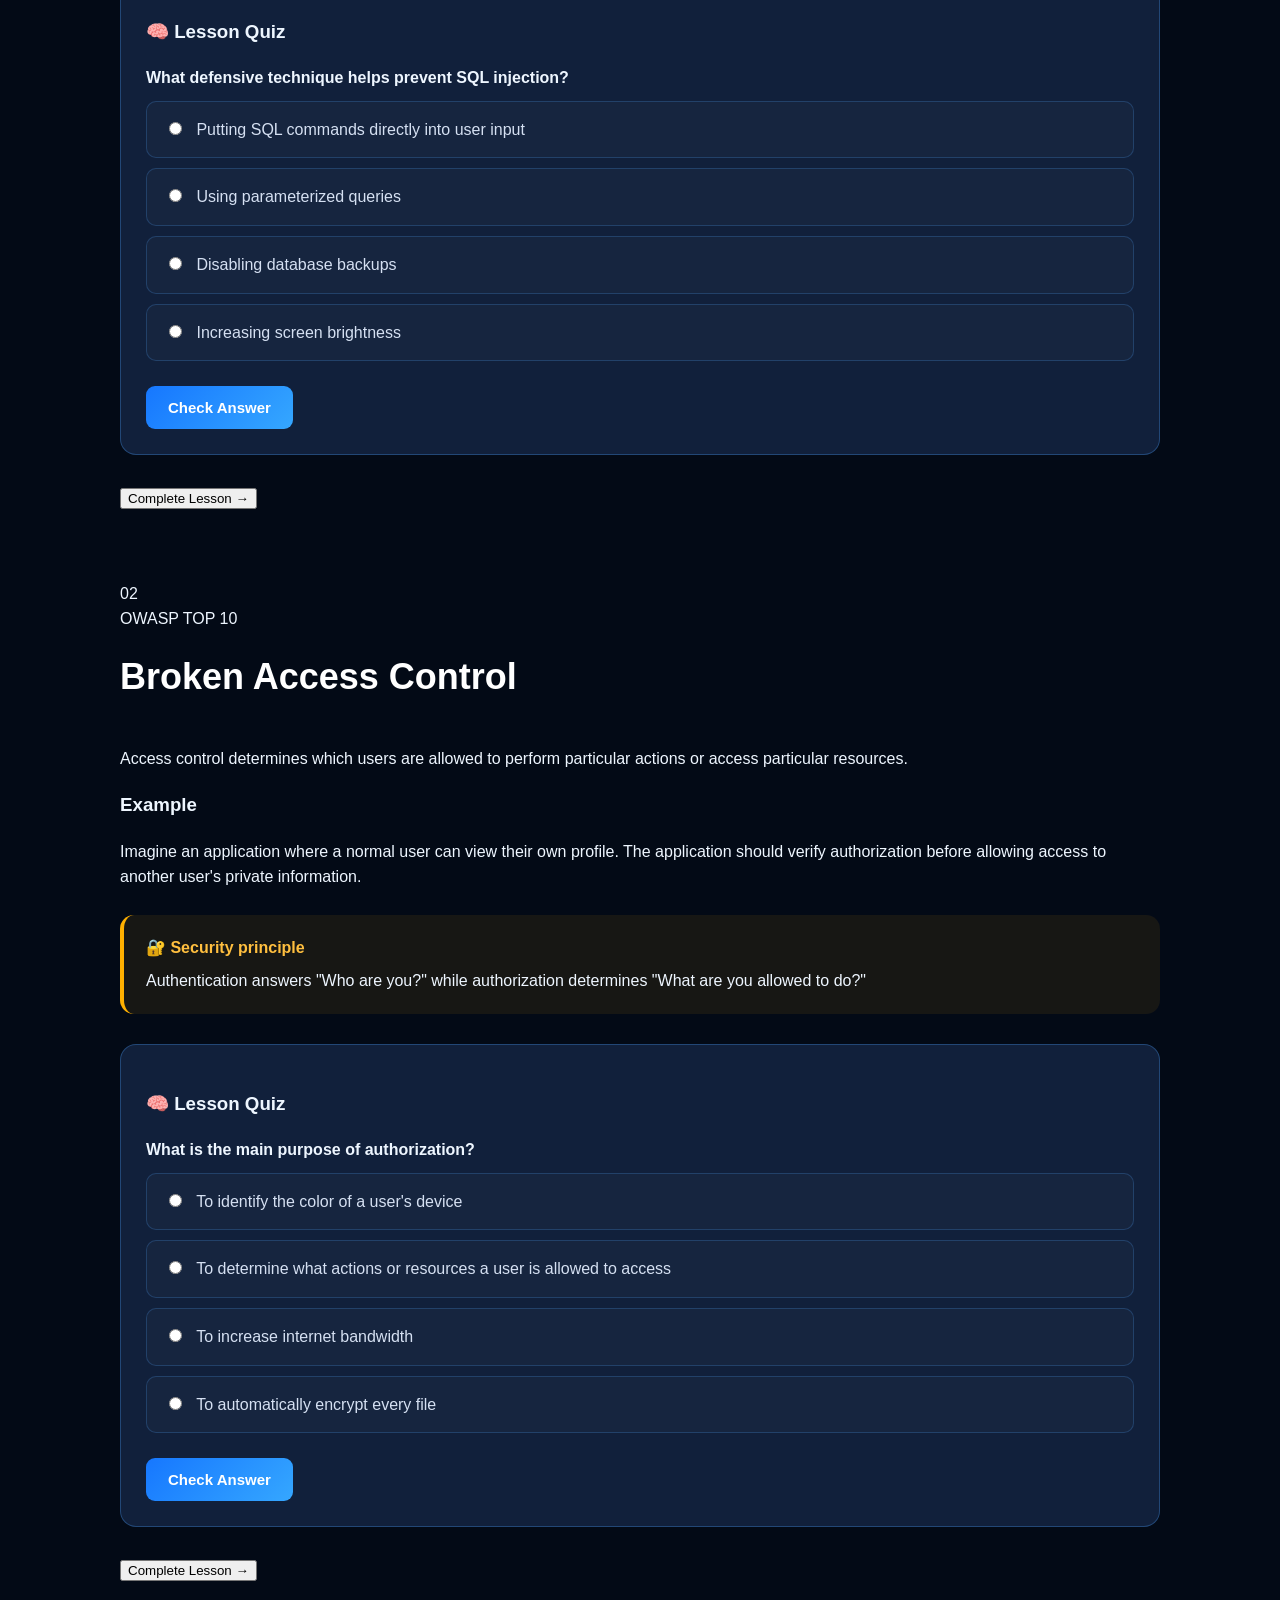
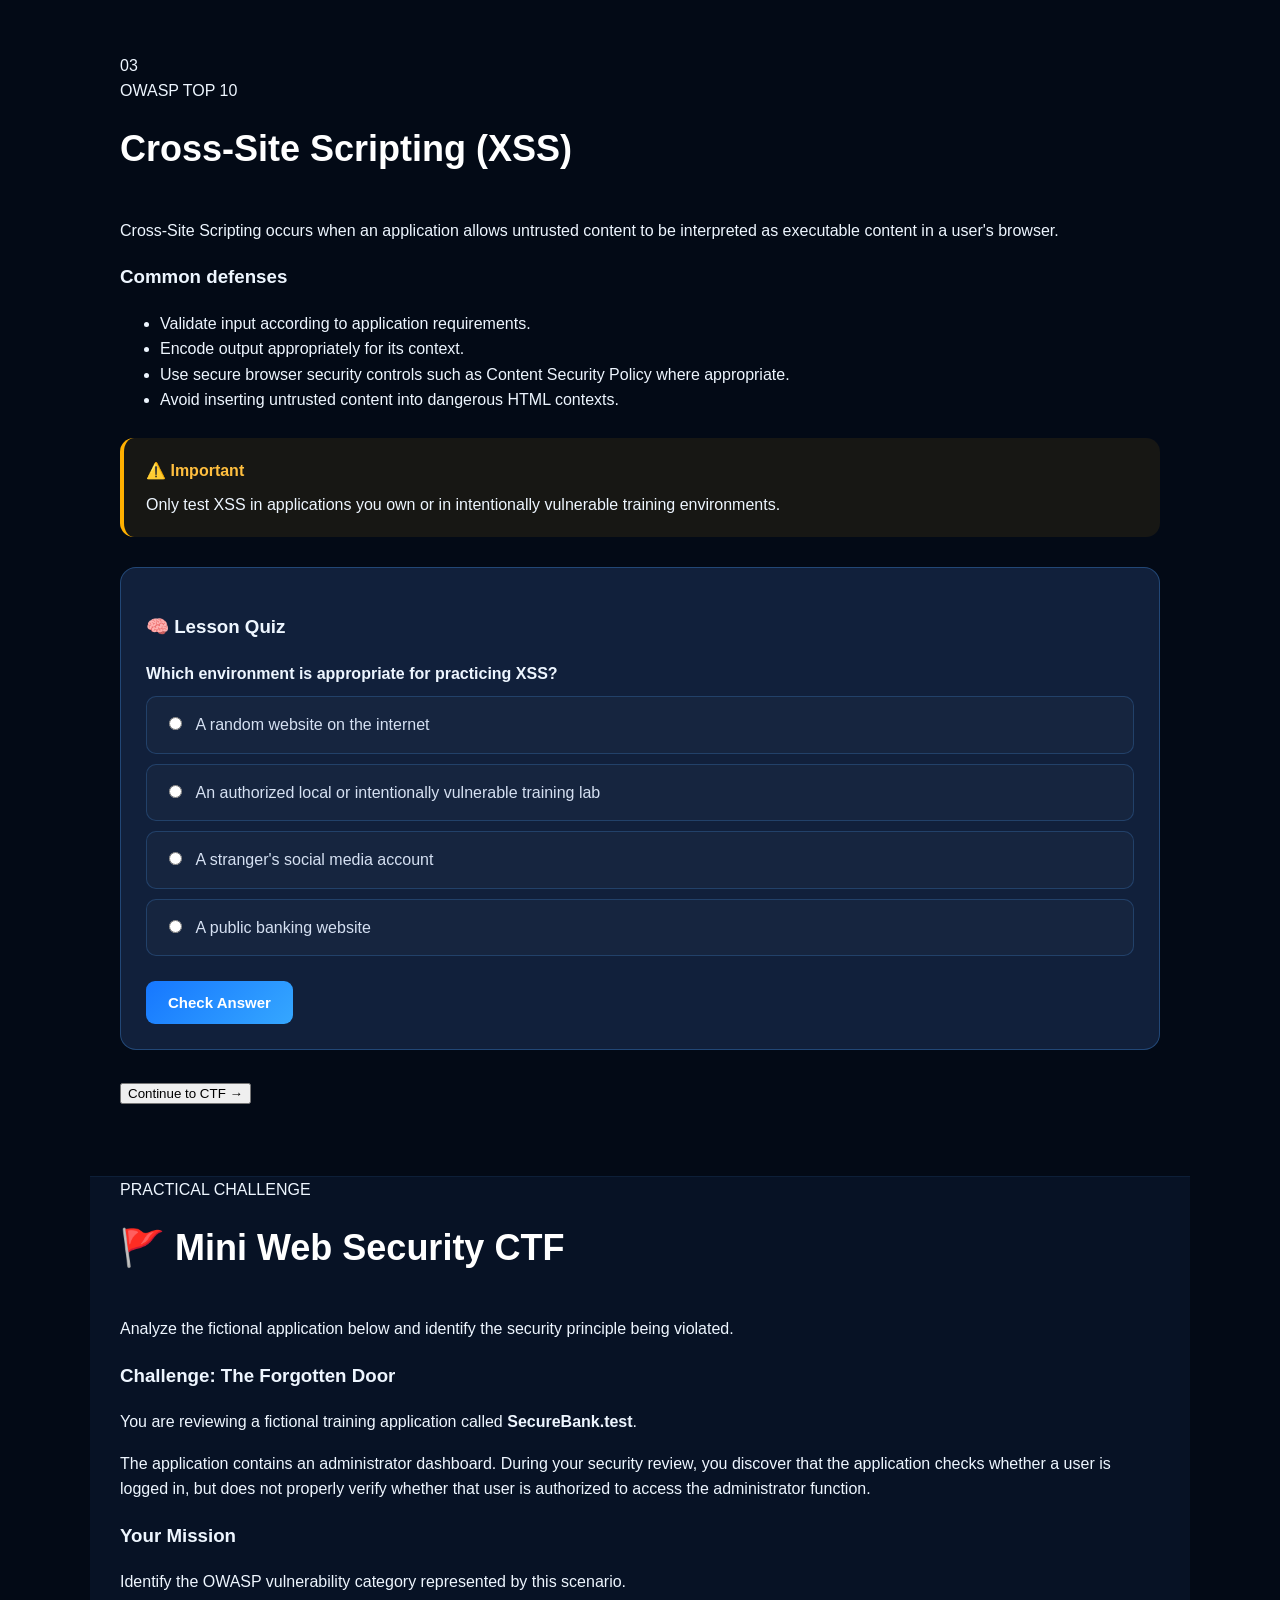
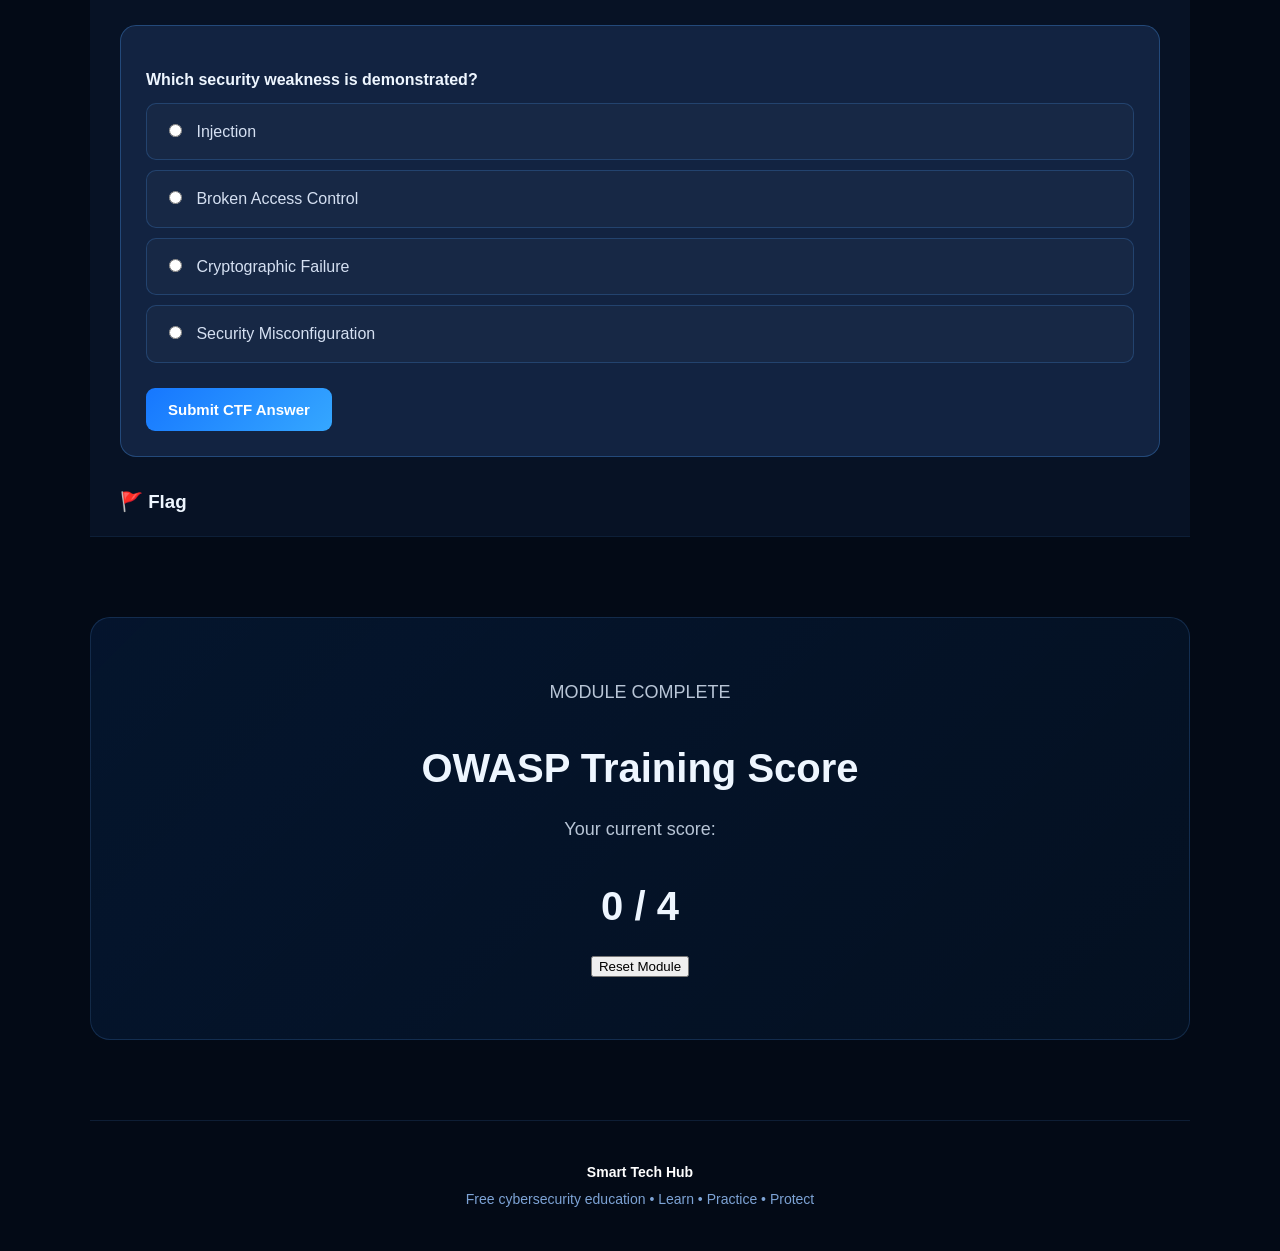
<file: owasp.html>
<!doctype html>
<html lang="en">

<head>
<meta charset="utf-8">
<meta name="viewport" content="width=device-width,initial-scale=1">

<title>OWASP Top 10 | Smart Tech Hub</title>

<meta name="description"
content="Learn the OWASP Top 10 through lessons, vulnerable code examples, defensive fixes, quizzes and safe CTF challenges.">

<meta name="robots" content="index,follow">

<link rel="canonical"
href="https://anthonysuah200-hub.github.io/owasp.html">

<link rel="stylesheet" href="style.css">
</head>

<body>

<header class="nav">

<a class="brand" href="index.html">
<b>🛡️ Smart Tech <i>Hub</i></b>
<small>Learn • Protect • Stay Ahead</small>
</a>

<nav>
<a href="index.html">Home</a>
<a href="courses.html">Courses</a>
<a href="owasp.html">OWASP</a>
<a href="#ctf">CTF</a>
</nav>

<a class="btn" href="#lesson1">
Start Learning
</a>

</header>


<main>

<!-- HERO -->

<section class="course-page-hero">

<p class="eyebrow">
SMART TECH HUB • WEB SECURITY
</p>

<h1>
OWASP Top 10
</h1>

<p>
Learn the most important categories of web application security risks
through simple explanations, safe code examples, defensive fixes,
quizzes and practical challenges.
</p>

</section>


<!-- COURSE PROGRESS -->

<section class="section">

<div class="course-header">

<p class="eyebrow">
YOUR PROGRESS
</p>

<h2>
OWASP Security Path
</h2>

<div class="progress-container">

<div class="progress-info">
<span>Module Progress</span>
<strong id="owaspProgressText">0%</strong>
</div>

<div class="progress-bar">
<div id="owaspProgressBar"></div>
</div>

</div>

</div>

</section>


<!-- LESSON 1 -->

<section class="section">

<article class="course-lesson" id="lesson1">

<div class="lesson-number">
01
</div>

<p class="eyebrow">
OWASP TOP 10
</p>

<h2>
Injection
</h2>

<p>
Injection vulnerabilities occur when untrusted input is interpreted
as part of a command or query instead of being treated strictly as data.
</p>

<h3>Why does it matter?</h3>

<p>
If an application builds commands or database queries directly from
untrusted input, an attacker may be able to manipulate the application's
intended behavior.
</p>

<div class="warning-box">

<strong>🛡️ Defensive principle</strong>

<p>
Applications should separate data from instructions and validate input
according to the application's requirements.
</p>

</div>


<h3>Safe training example</h3>

<p>
The following intentionally vulnerable example is for a local classroom
lab only.
</p>

<pre><code># INTENTIONALLY VULNERABLE — TRAINING ONLY

username = request.form["username"]

query = "SELECT * FROM users WHERE username = '" + username + "'"

database.execute(query)</code></pre>


<h3>How should it be fixed?</h3>

<pre><code># SAFER APPROACH

username = request.form["username"]

query = "SELECT * FROM users WHERE username = ?"

database.execute(query, (username,))</code></pre>

<p>
The safer approach uses a parameterized query so the database can
distinguish the user's data from the SQL statement.
</p>


<!-- QUIZ -->

<div class="quiz">

<h3>🧠 Lesson Quiz</h3>

<p>
<strong>
What defensive technique helps prevent SQL injection?
</strong>
</p>

<label class="quiz-option">
<input type="radio" name="owaspq1" value="wrong">
Putting SQL commands directly into user input
</label>

<label class="quiz-option">
<input type="radio" name="owaspq1" value="correct">
Using parameterized queries
</label>

<label class="quiz-option">
<input type="radio" name="owaspq1" value="wrong">
Disabling database backups
</label>

<label class="quiz-option">
<input type="radio" name="owaspq1" value="wrong">
Increasing screen brightness
</label>

<button class="quiz-check"
onclick="checkOwaspQuestion('owaspq1')">
Check Answer
</button>

<div id="result-owaspq1"
class="quiz-result">
</div>

</div>


<button class="continue-btn"
onclick="completeOwaspLesson(1)">
Complete Lesson →
</button>

</article>

</section>


<!-- LESSON 2 -->

<section class="section">

<article class="course-lesson locked"
data-owasp-lesson="2">

<div class="lesson-number">
02
</div>

<p class="eyebrow">
OWASP TOP 10
</p>

<h2>
Broken Access Control
</h2>

<p>
Access control determines which users are allowed to perform particular
actions or access particular resources.
</p>

<h3>Example</h3>

<p>
Imagine an application where a normal user can view their own profile.
The application should verify authorization before allowing access to
another user's private information.
</p>

<div class="warning-box">

<strong>🔐 Security principle</strong>

<p>
Authentication answers "Who are you?" while authorization determines
"What are you allowed to do?"
</p>

</div>


<div class="quiz">

<h3>🧠 Lesson Quiz</h3>

<p>
<strong>
What is the main purpose of authorization?
</strong>
</p>

<label class="quiz-option">
<input type="radio" name="owaspq2" value="wrong">
To identify the color of a user's device
</label>

<label class="quiz-option">
<input type="radio" name="owaspq2" value="correct">
To determine what actions or resources a user is allowed to access
</label>

<label class="quiz-option">
<input type="radio" name="owaspq2" value="wrong">
To increase internet bandwidth
</label>

<label class="quiz-option">
<input type="radio" name="owaspq2" value="wrong">
To automatically encrypt every file
</label>

<button class="quiz-check"
onclick="checkOwaspQuestion('owaspq2')">
Check Answer
</button>

<div id="result-owaspq2"
class="quiz-result">
</div>

</div>


<button class="continue-btn"
onclick="completeOwaspLesson(2)">
Complete Lesson →
</button>

</article>

</section>


<!-- LESSON 3 -->

<section class="section">

<article class="course-lesson locked"
data-owasp-lesson="3">

<div class="lesson-number">
03
</div>

<p class="eyebrow">
OWASP TOP 10
</p>

<h2>
Cross-Site Scripting (XSS)
</h2>

<p>
Cross-Site Scripting occurs when an application allows untrusted content
to be interpreted as executable content in a user's browser.
</p>

<h3>Common defenses</h3>

<ul>
<li>Validate input according to application requirements.</li>
<li>Encode output appropriately for its context.</li>
<li>Use secure browser security controls such as Content Security Policy
where appropriate.</li>
<li>Avoid inserting untrusted content into dangerous HTML contexts.</li>
</ul>


<div class="warning-box">

<strong>⚠️ Important</strong>

<p>
Only test XSS in applications you own or in intentionally vulnerable
training environments.
</p>

</div>


<div class="quiz">

<h3>🧠 Lesson Quiz</h3>

<p>
<strong>
Which environment is appropriate for practicing XSS?
</strong>
</p>

<label class="quiz-option">
<input type="radio" name="owaspq3" value="wrong">
A random website on the internet
</label>

<label class="quiz-option">
<input type="radio" name="owaspq3" value="correct">
An authorized local or intentionally vulnerable training lab
</label>

<label class="quiz-option">
<input type="radio" name="owaspq3" value="wrong">
A stranger's social media account
</label>

<label class="quiz-option">
<input type="radio" name="owaspq3" value="wrong">
A public banking website
</label>

<button class="quiz-check"
onclick="checkOwaspQuestion('owaspq3')">
Check Answer
</button>

<div id="result-owaspq3"
class="quiz-result">
</div>

</div>


<button class="continue-btn"
onclick="completeOwaspLesson(3)">
Continue to CTF →
</button>

</article>

</section>


<!-- CTF -->

<section class="section dark" id="ctf">

<div class="course-header">

<p class="eyebrow">
PRACTICAL CHALLENGE
</p>

<h2>
🚩 Mini Web Security CTF
</h2>

<p>
Analyze the fictional application below and identify the security
principle being violated.
</p>

</div>


<article class="course-lesson">

<h3>
Challenge: The Forgotten Door
</h3>

<p>
You are reviewing a fictional training application called
<strong>SecureBank.test</strong>.
</p>

<p>
The application contains an administrator dashboard.
During your security review, you discover that the application checks
whether a user is logged in, but does not properly verify whether that
user is authorized to access the administrator function.
</p>

<h3>Your Mission</h3>

<p>
Identify the OWASP vulnerability category represented by this scenario.
</p>

<div class="quiz">

<p>
<strong>
Which security weakness is demonstrated?
</strong>
</p>

<label class="quiz-option">
<input type="radio" name="ctfq1" value="wrong">
Injection
</label>

<label class="quiz-option">
<input type="radio" name="ctfq1" value="correct">
Broken Access Control
</label>

<label class="quiz-option">
<input type="radio" name="ctfq1" value="wrong">
Cryptographic Failure
</label>

<label class="quiz-option">
<input type="radio" name="ctfq1" value="wrong">
Security Misconfiguration
</label>

<button class="quiz-check"
onclick="checkOwaspQuestion('ctfq1')">
Submit CTF Answer
</button>

<div id="result-ctfq1"
class="quiz-result">
</div>

</div>


<h3>🚩 Flag</h3>

<div id="flagBox"
class="warning-box"
style="display:none;">

<strong>
FLAG{ACCESS_CONTROL_MATTERS}
</strong>

<p>
You identified the authorization weakness in the fictional application.
</p>

</div>

</article>

</section>


<!-- FINAL SCORE -->

<section class="cta">

<p class="eyebrow">
MODULE COMPLETE
</p>

<h2>
OWASP Training Score
</h2>

<p>
Your current score:
</p>

<h2 id="owaspScore">
0 / 4
</h2>

<button class="btn"
onclick="resetOwaspCourse()">
Reset Module
</button>

</section>

</main>


<footer>

<b>Smart Tech Hub</b>

<span>
Free cybersecurity education • Learn • Practice • Protect
</span>

</footer>


<script>

let owaspScore = 0;
let completedOwaspLessons = 0;
let answeredOwaspQuestions = {};

const owaspAnswers = {

  owaspq1: "correct",
  owaspq2: "correct",
  owaspq3: "correct",
  ctfq1: "correct"

};


function checkOwaspQuestion(question) {

  const selected = document.querySelector(
    'input[name="' + question + '"]:checked'
  );

  const result = document.getElementById(
    "result-" + question
  );

  if (!selected) {

    result.className = "quiz-result wrong";

    result.innerHTML =
      "⚠️ Please select an answer first.";

    return;

  }


  if (selected.value === owaspAnswers[question]) {

    result.className = "quiz-result correct";

    result.innerHTML =
      "✅ Correct! Excellent work.";

    if (!answeredOwaspQuestions[question]) {

      owaspScore++;

      answeredOwaspQuestions[question] = true;

      updateOwaspScore();

    }


    if (question === "ctfq1") {

      document.getElementById("flagBox").style.display =
        "block";

    }

  } else {

    result.className = "quiz-result wrong";

    result.innerHTML =
      "❌ Not quite. Review the lesson and try again.";

  }

}


function completeOwaspLesson(lesson) {

  const question =
    "owaspq" + lesson;

  const selected =
    document.querySelector(
      'input[name="' + question + '"]:checked'
    );


  if (!selected) {

    alert(
      "Please answer the quiz before continuing."
    );

    return;

  }


  if (selected.value !== "correct") {

    alert(
      "Please answer the quiz correctly before continuing."
    );

    return;

  }


  if (lesson > completedOwaspLessons) {

    completedOwaspLessons = lesson;

  }


  updateOwaspProgress();


  if (lesson === 1) {

    document.querySelector(
      '[data-owasp-lesson="2"]'
    ).classList.remove("locked");

    document.querySelector(
      '[data-owasp-lesson="2"]'
    ).scrollIntoView({
      behavior: "smooth"
    });

  }


  if (lesson === 2) {

    document.querySelector(
      '[data-owasp-lesson="3"]'
    ).classList.remove("locked");

    document.querySelector(
      '[data-owasp-lesson="3"]'
    ).scrollIntoView({
      behavior: "smooth"
    });

  }


  if (lesson === 3) {

    document.getElementById("ctf")
      .scrollIntoView({
        behavior: "smooth"
      });

  }

}


function updateOwaspProgress() {

  const percentage =
    Math.round(
      (completedOwaspLessons / 3) * 100
    );


  document.getElementById(
    "owaspProgressBar"
  ).style.width =
    percentage + "%";


  document.getElementById(
    "owaspProgressText"
  ).textContent =
    percentage + "%";

}


function updateOwaspScore() {

  document.getElementById(
    "owaspScore"
  ).textContent =
    owaspScore + " / 4";

}


function resetOwaspCourse() {

  owaspScore = 0;

  completedOwaspLessons = 0;

  answeredOwaspQuestions = {};

  document.querySelectorAll(
    ".course-lesson.locked"
  ).forEach(function(lesson) {

    lesson.classList.add("locked");

  });


  document.getElementById(
    "owaspProgressBar"
  ).style.width = "0%";


  document.getElementById(
    "owaspProgressText"
  ).textContent = "0%";


  updateOwaspScore();

  document.getElementById(
    "flagBox"
  ).style.display = "none";


  window.scrollTo({
    top: 0,
    behavior: "smooth"
  });

}

</script>

</body>
</html>
</file>
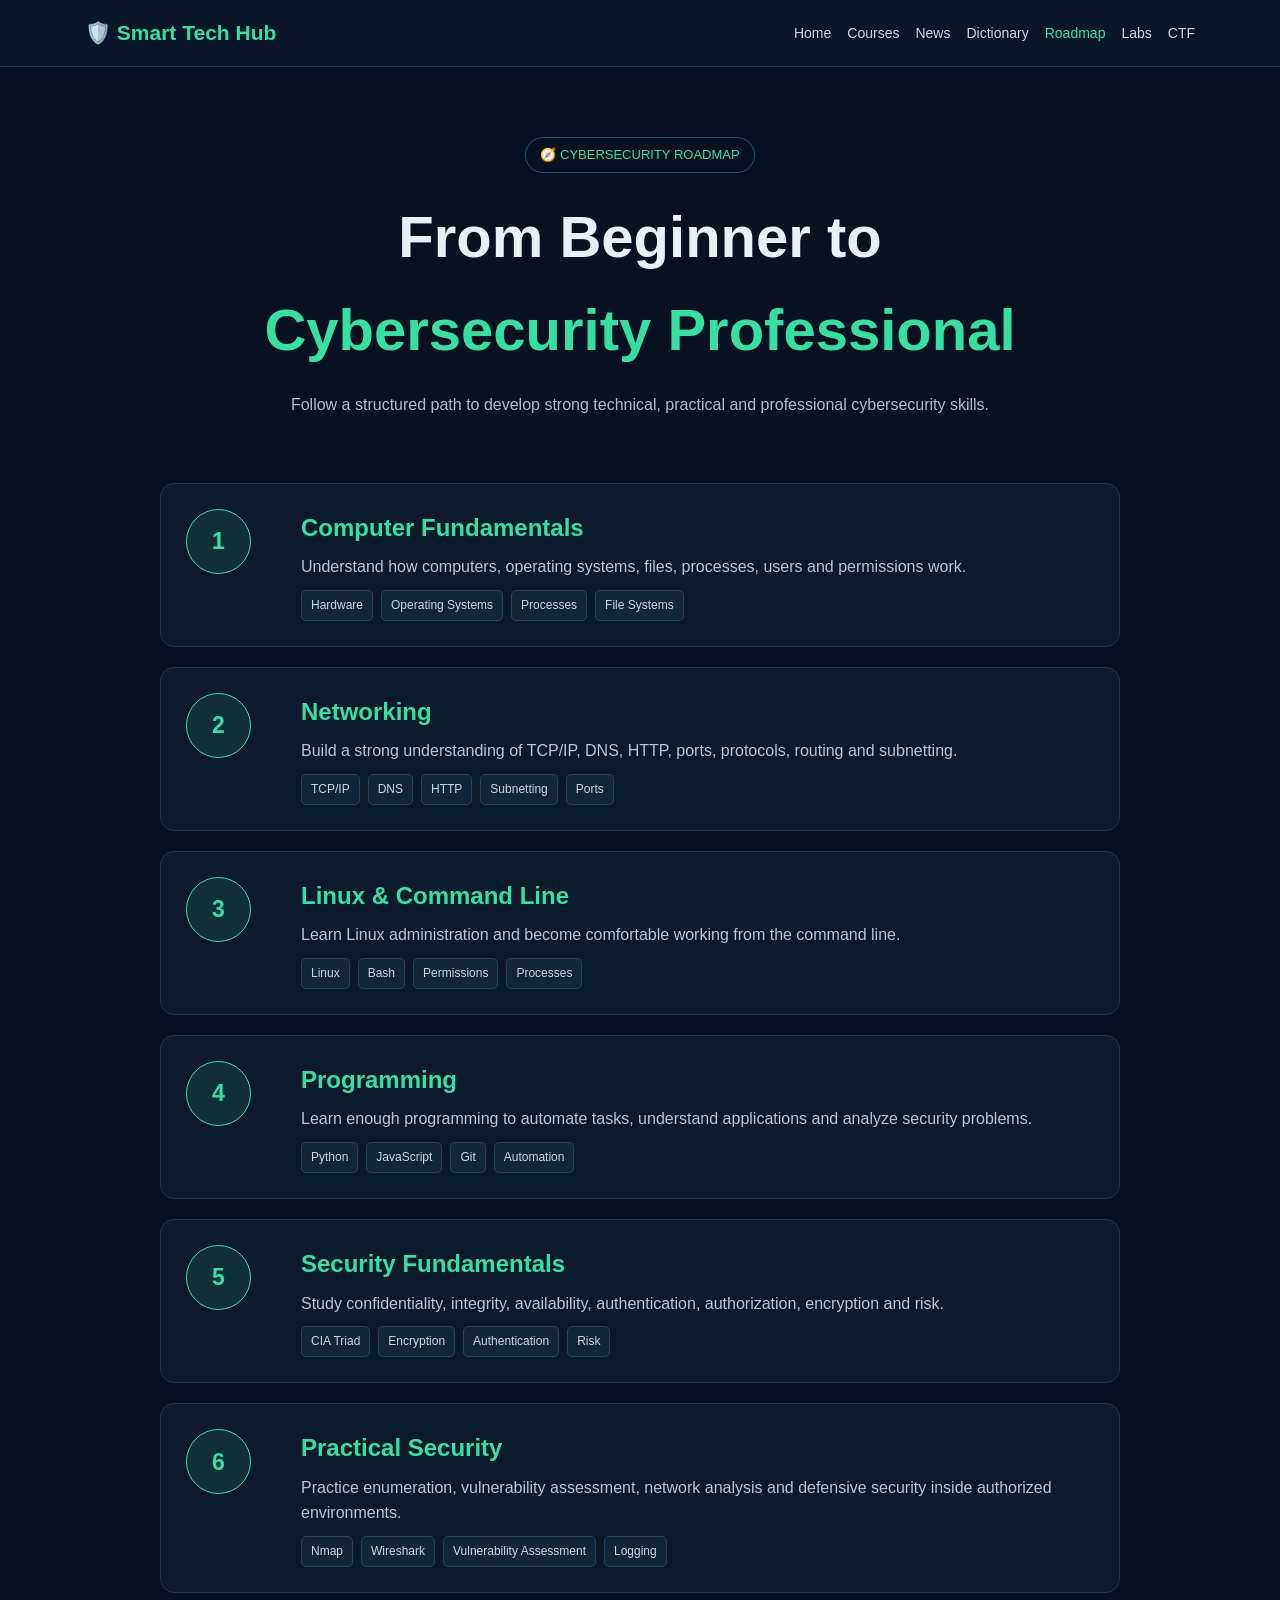
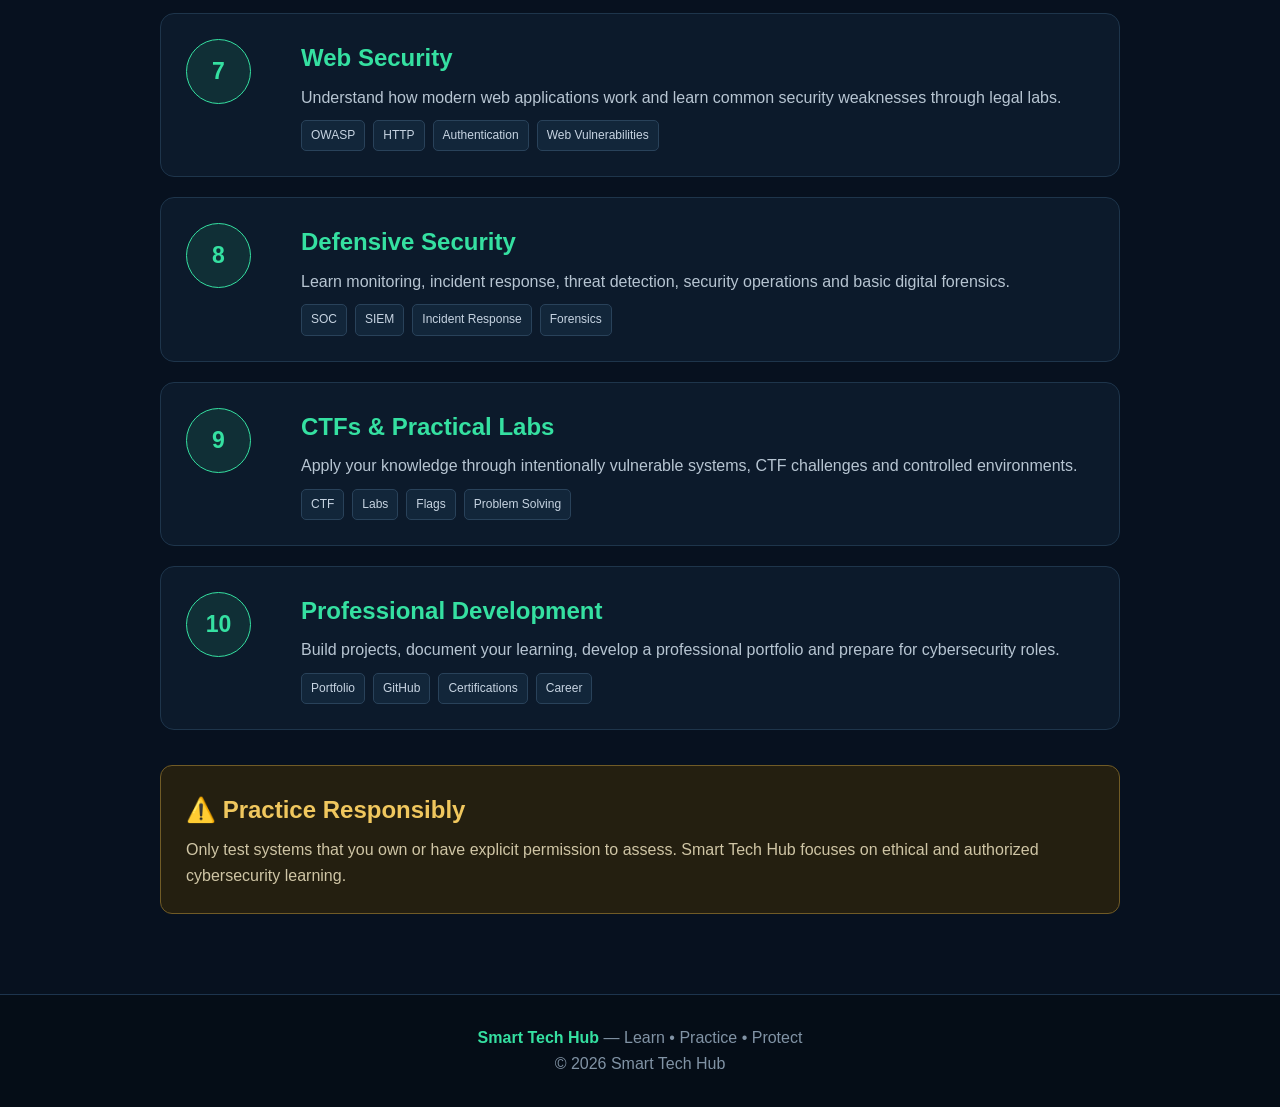
<file: roadmap.html>
<!DOCTYPE html>
<html lang="en">
<head>
<meta charset="UTF-8">
<meta name="viewport" content="width=device-width,initial-scale=1.0">

<title>Cybersecurity Roadmap | Smart Tech Hub</title>

<meta name="description"
content="A beginner-to-professional cybersecurity learning roadmap from Smart Tech Hub.">

<style>
*{box-sizing:border-box;margin:0;padding:0}

body{
font-family:Arial,Helvetica,sans-serif;
background:#07111f;
color:#e8f0f7;
line-height:1.6;
}

a{text-decoration:none;color:inherit}

header{
background:#0b1728;
border-bottom:1px solid #1d344d;
}

.nav{
max-width:1150px;
margin:auto;
padding:16px 20px;
display:flex;
justify-content:space-between;
align-items:center;
gap:20px;
}

.logo{
color:#35e0a1;
font-size:21px;
font-weight:bold;
}

.nav-links{
display:flex;
flex-wrap:wrap;
gap:16px;
justify-content:center;
}

.nav-links a{
font-size:14px;
color:#c7d4e2;
}

.nav-links a:hover,
.nav-links .active{
color:#35e0a1;
}

.hero{
text-align:center;
padding:70px 20px 45px;
max-width:850px;
margin:auto;
}

.badge{
display:inline-block;
padding:7px 14px;
border-radius:999px;
border:1px solid #27516b;
color:#35e0a1;
margin-bottom:18px;
font-size:13px;
}

.hero h1{
font-size:clamp(35px,6vw,58px);
margin-bottom:15px;
}

.hero h1 span{
color:#35e0a1;
}

.hero p{
color:#aebdca;
}

.container{
max-width:1000px;
margin:auto;
padding:20px;
}

.step{
display:grid;
grid-template-columns:90px 1fr;
gap:25px;
margin-bottom:20px;
padding:25px;
background:#0c1a2b;
border:1px solid #1e354b;
border-radius:14px;
}

.number{
width:65px;
height:65px;
border-radius:50%;
background:#102f36;
border:1px solid #35e0a1;
display:flex;
align-items:center;
justify-content:center;
font-size:23px;
font-weight:bold;
color:#35e0a1;
}

.step h2{
color:#35e0a1;
margin-bottom:7px;
}

.step p{
color:#b7c5d2;
}

.skills{
margin-top:10px;
display:flex;
flex-wrap:wrap;
gap:8px;
}

.skills span{
font-size:12px;
padding:5px 9px;
background:#12263a;
border:1px solid #29425a;
border-radius:5px;
color:#c7d4e2;
}

.warning{
margin-top:35px;
padding:25px;
border:1px solid #705b26;
background:#241f10;
border-radius:12px;
}

.warning h2{
color:#f0c75e;
margin-bottom:8px;
}

.warning p{
color:#cfc5a5;
}

footer{
margin-top:60px;
padding:30px;
text-align:center;
background:#050d17;
border-top:1px solid #1d344d;
color:#8193a5;
}

footer strong{
color:#35e0a1;
}

@media(max-width:650px){

.nav{
flex-direction:column;
}

.step{
grid-template-columns:1fr;
}

.number{
margin-bottom:5px;
}

}
</style>
</head>

<body>

<header>
<nav class="nav">

<a href="index.html" class="logo">🛡️ Smart Tech Hub</a>

<div class="nav-links">
<a href="index.html">Home</a>
<a href="courses.html">Courses</a>
<a href="news.html">News</a>
<a href="dictionary.html">Dictionary</a>
<a href="roadmap.html" class="active">Roadmap</a>
<a href="labs.html">Labs</a>
<a href="ctf.html">CTF</a>
</div>

</nav>
</header>

<section class="hero">

<span class="badge">🧭 CYBERSECURITY ROADMAP</span>

<h1>From Beginner to <span>Cybersecurity Professional</span></h1>

<p>
Follow a structured path to develop strong technical,
practical and professional cybersecurity skills.
</p>

</section>

<main class="container">

<section class="step">
<div class="number">1</div>
<div>
<h2>Computer Fundamentals</h2>
<p>
Understand how computers, operating systems, files,
processes, users and permissions work.
</p>
<div class="skills">
<span>Hardware</span>
<span>Operating Systems</span>
<span>Processes</span>
<span>File Systems</span>
</div>
</div>
</section>

<section class="step">
<div class="number">2</div>
<div>
<h2>Networking</h2>
<p>
Build a strong understanding of TCP/IP, DNS, HTTP,
ports, protocols, routing and subnetting.
</p>
<div class="skills">
<span>TCP/IP</span>
<span>DNS</span>
<span>HTTP</span>
<span>Subnetting</span>
<span>Ports</span>
</div>
</div>
</section>

<section class="step">
<div class="number">3</div>
<div>
<h2>Linux & Command Line</h2>
<p>
Learn Linux administration and become comfortable
working from the command line.
</p>
<div class="skills">
<span>Linux</span>
<span>Bash</span>
<span>Permissions</span>
<span>Processes</span>
</div>
</div>
</section>

<section class="step">
<div class="number">4</div>
<div>
<h2>Programming</h2>
<p>
Learn enough programming to automate tasks,
understand applications and analyze security problems.
</p>
<div class="skills">
<span>Python</span>
<span>JavaScript</span>
<span>Git</span>
<span>Automation</span>
</div>
</div>
</section>

<section class="step">
<div class="number">5</div>
<div>
<h2>Security Fundamentals</h2>
<p>
Study confidentiality, integrity, availability,
authentication, authorization, encryption and risk.
</p>
<div class="skills">
<span>CIA Triad</span>
<span>Encryption</span>
<span>Authentication</span>
<span>Risk</span>
</div>
</div>
</section>

<section class="step">
<div class="number">6</div>
<div>
<h2>Practical Security</h2>
<p>
Practice enumeration, vulnerability assessment,
network analysis and defensive security inside
authorized environments.
</p>
<div class="skills">
<span>Nmap</span>
<span>Wireshark</span>
<span>Vulnerability Assessment</span>
<span>Logging</span>
</div>
</div>
</section>

<section class="step">
<div class="number">7</div>
<div>
<h2>Web Security</h2>
<p>
Understand how modern web applications work and
learn common security weaknesses through legal labs.
</p>
<div class="skills">
<span>OWASP</span>
<span>HTTP</span>
<span>Authentication</span>
<span>Web Vulnerabilities</span>
</div>
</div>
</section>

<section class="step">
<div class="number">8</div>
<div>
<h2>Defensive Security</h2>
<p>
Learn monitoring, incident response, threat detection,
security operations and basic digital forensics.
</p>
<div class="skills">
<span>SOC</span>
<span>SIEM</span>
<span>Incident Response</span>
<span>Forensics</span>
</div>
</div>
</section>

<section class="step">
<div class="number">9</div>
<div>
<h2>CTFs & Practical Labs</h2>
<p>
Apply your knowledge through intentionally vulnerable
systems, CTF challenges and controlled environments.
</p>
<div class="skills">
<span>CTF</span>
<span>Labs</span>
<span>Flags</span>
<span>Problem Solving</span>
</div>
</div>
</section>

<section class="step">
<div class="number">10</div>
<div>
<h2>Professional Development</h2>
<p>
Build projects, document your learning, develop a
professional portfolio and prepare for cybersecurity roles.
</p>
<div class="skills">
<span>Portfolio</span>
<span>GitHub</span>
<span>Certifications</span>
<span>Career</span>
</div>
</div>
</section>

<section class="warning">

<h2>⚠️ Practice Responsibly</h2>

<p>
Only test systems that you own or have explicit permission
to assess. Smart Tech Hub focuses on ethical and authorized
cybersecurity learning.
</p>

</section>

</main>

<footer>

<p>
<strong>Smart Tech Hub</strong> — Learn • Practice • Protect
</p>

<p>© 2026 Smart Tech Hub</p>

</footer>

</body>
</html>
</file>
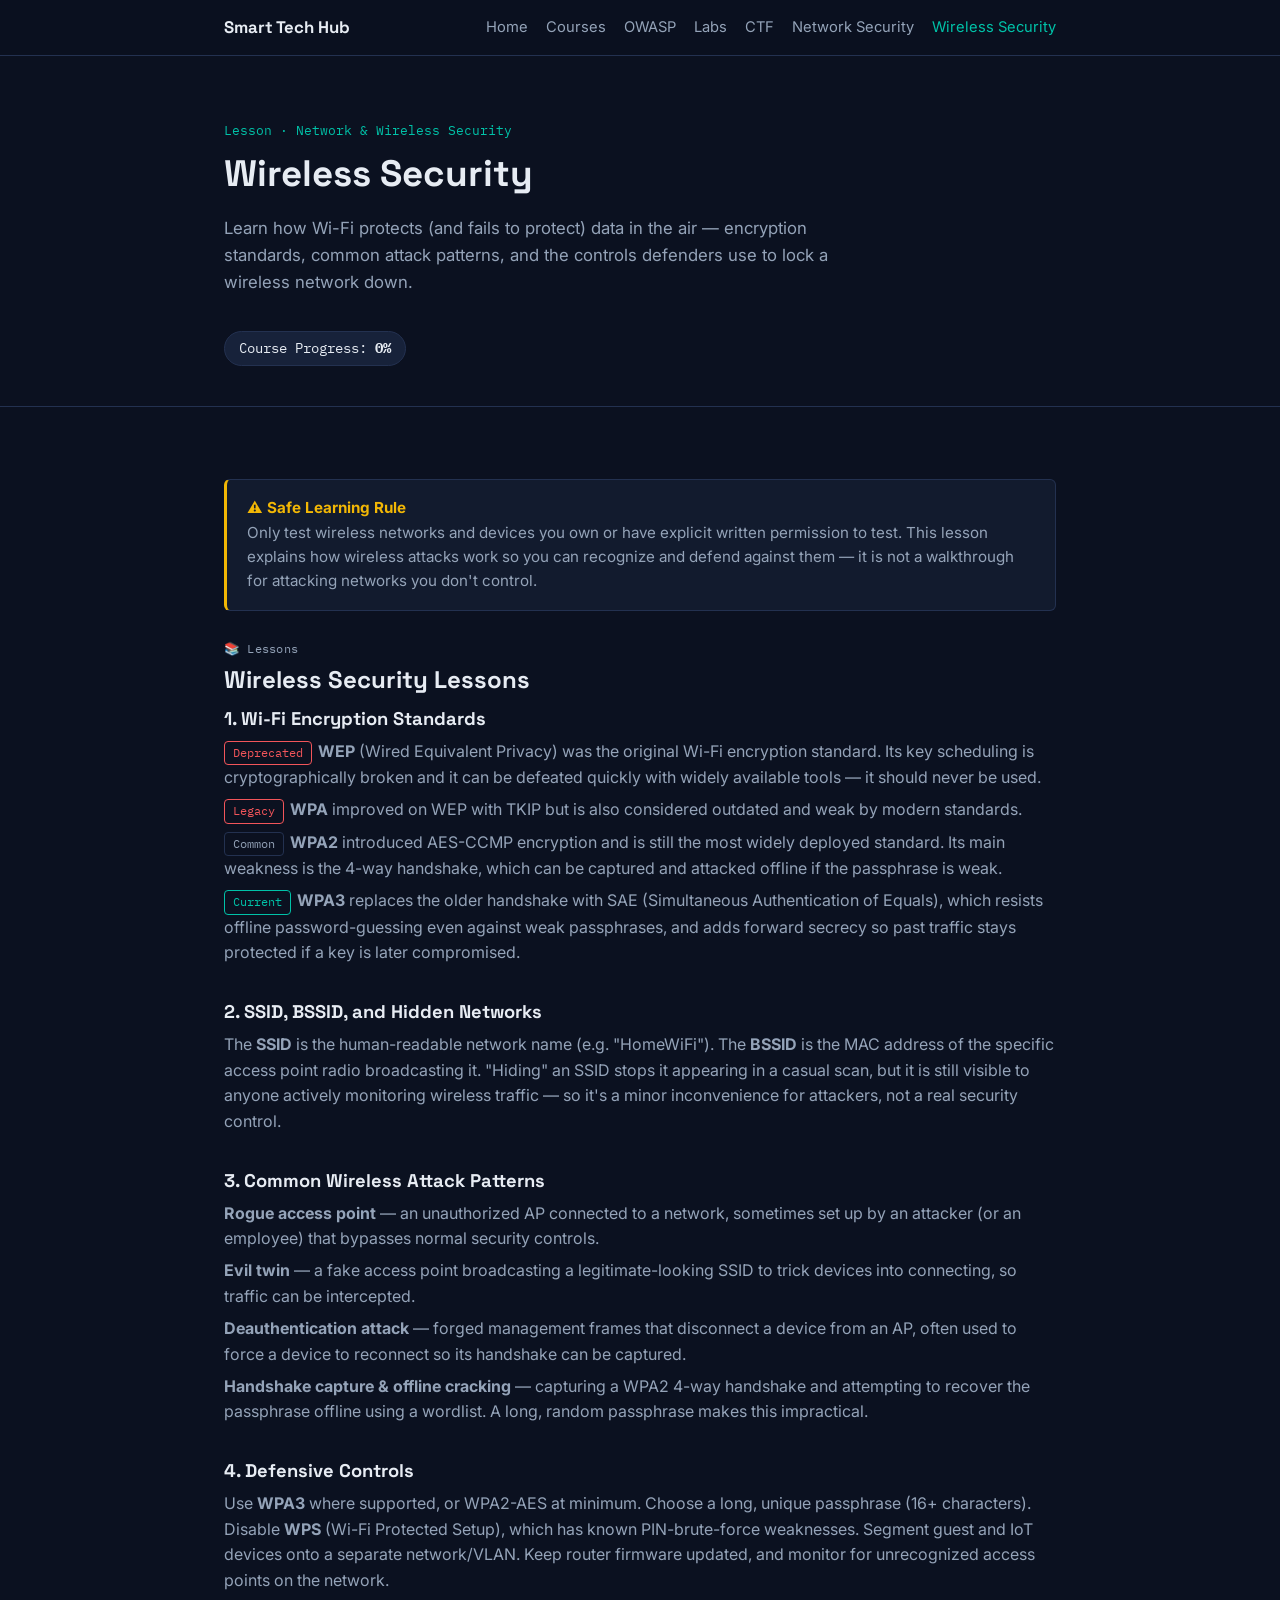
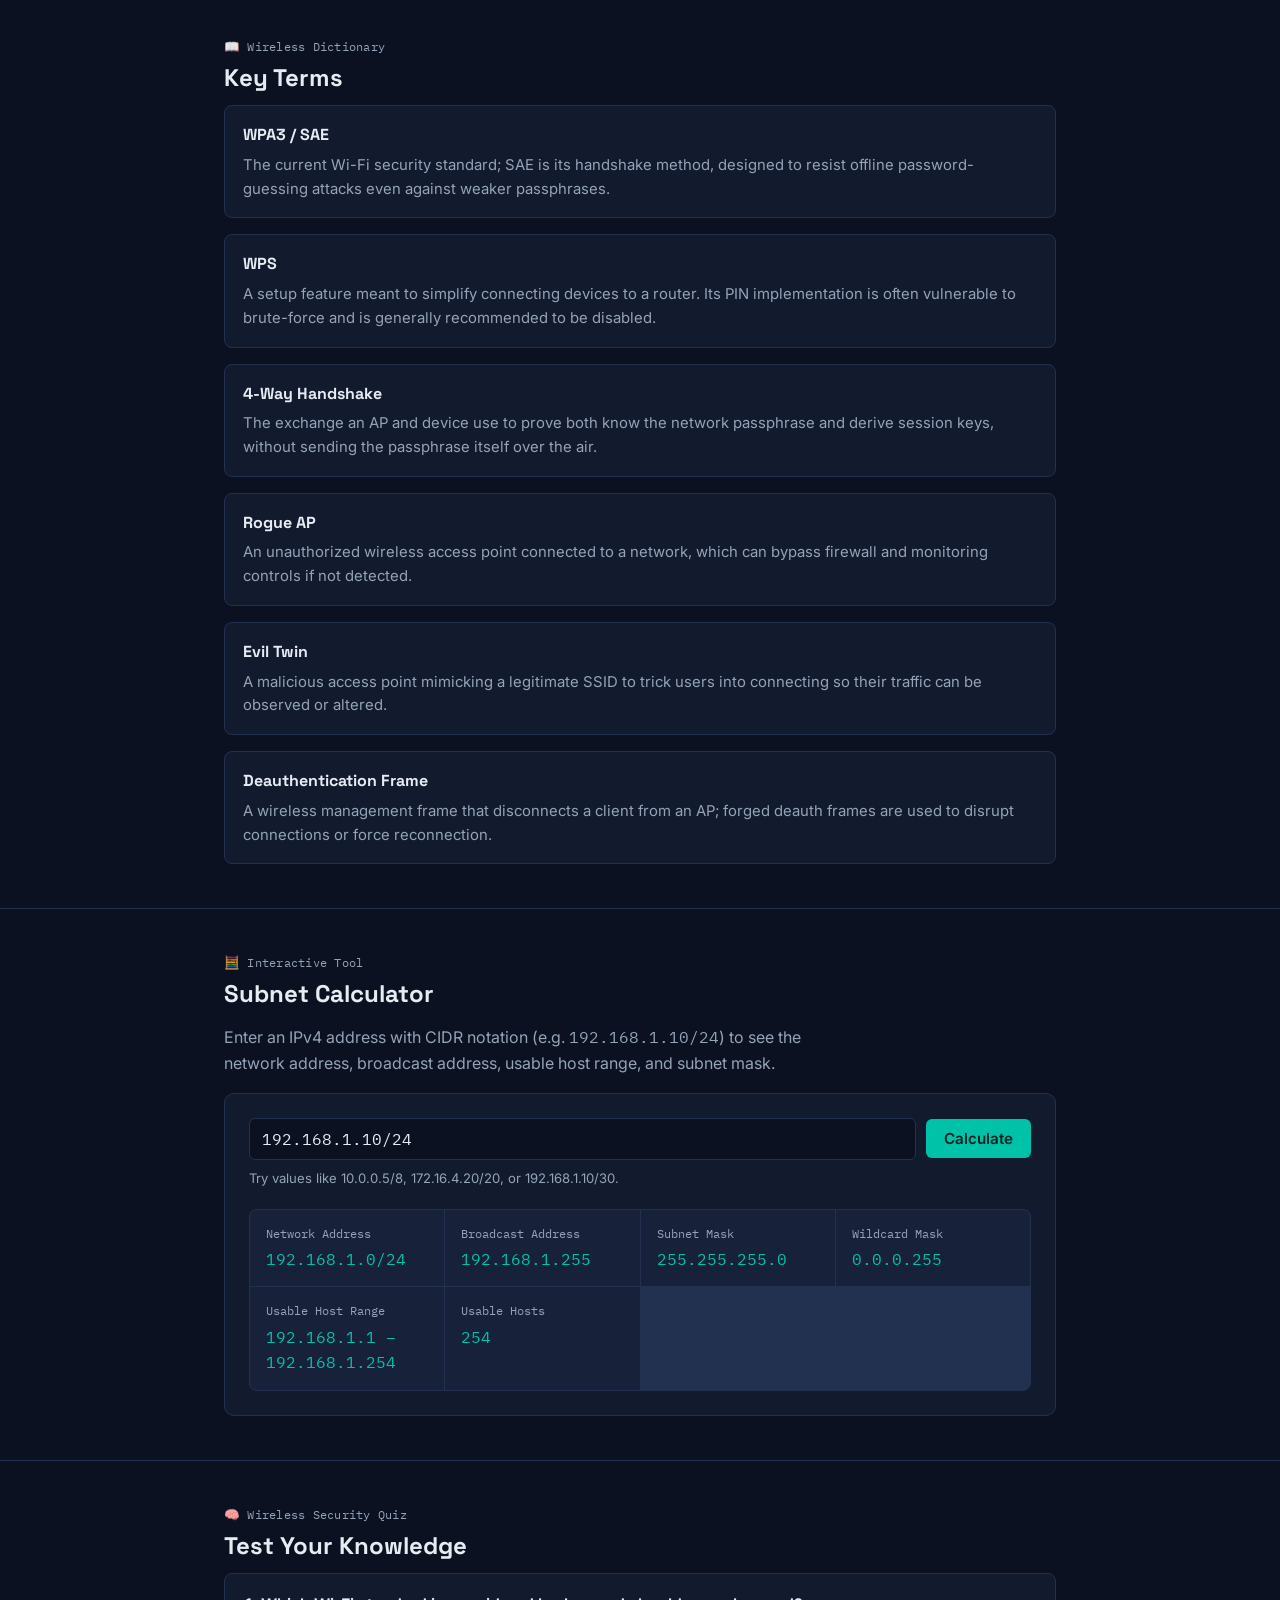
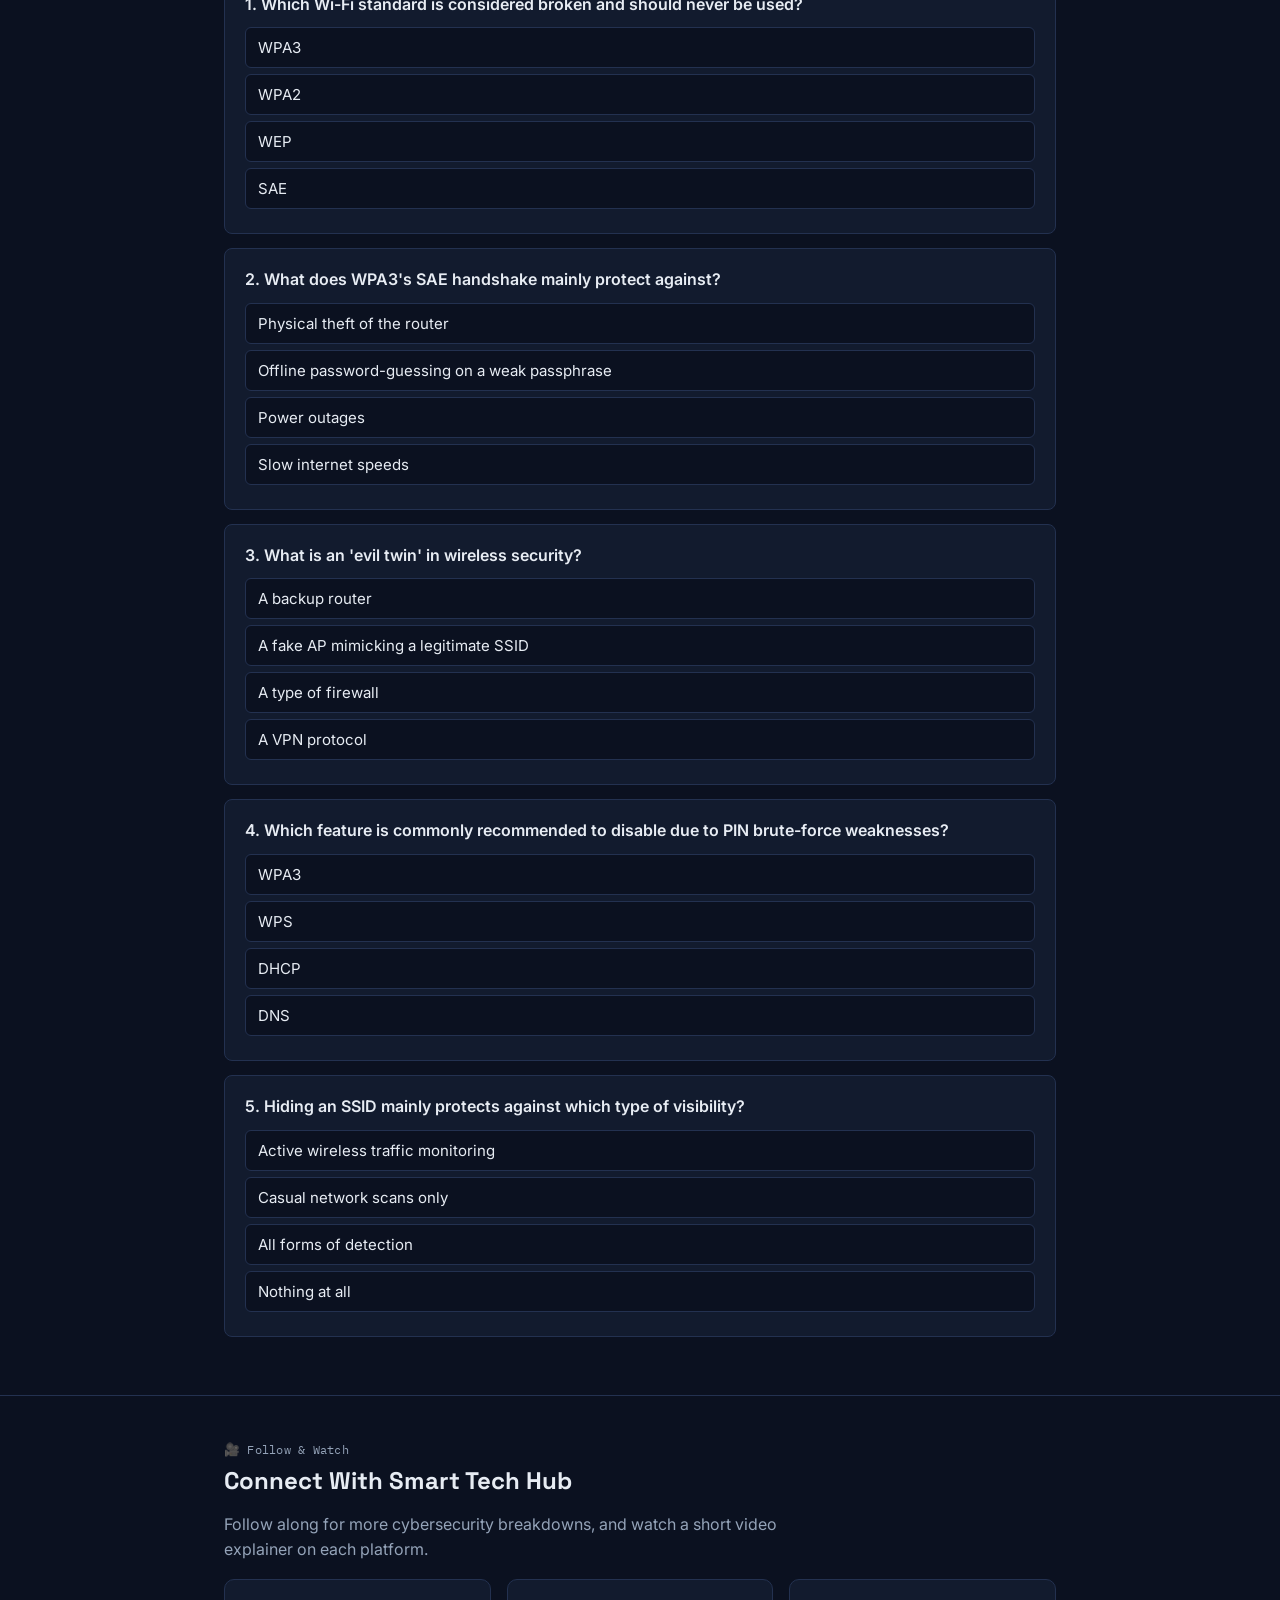
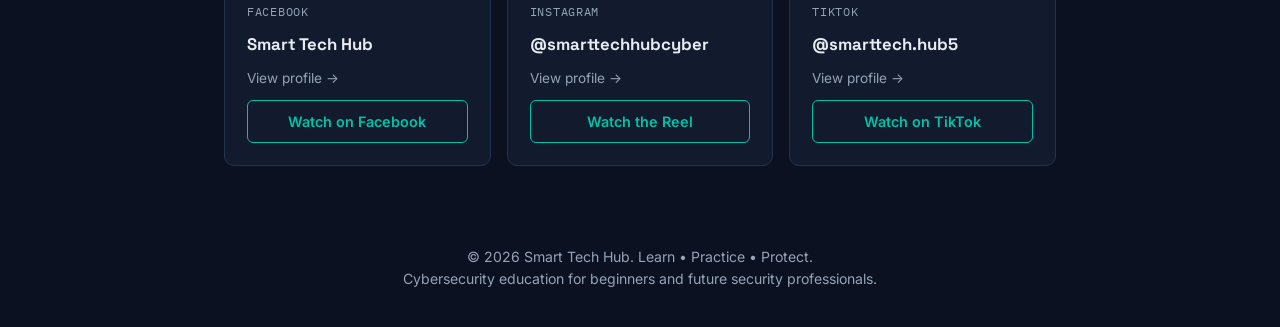
<file: wireless-security.html>
<!DOCTYPE html>
<html lang="en">
<head>
<meta charset="UTF-8">
<meta name="viewport" content="width=device-width, initial-scale=1.0">
<title>Wireless Security | Smart Tech Hub</title>
<meta name="description" content="Learn Wi-Fi security fundamentals, WPA2 vs WPA3, common wireless attacks, defensive controls, and practice subnetting with an interactive calculator — Smart Tech Hub.">
<link rel="preconnect" href="https://fonts.googleapis.com">
<link rel="preconnect" href="https://fonts.gstatic.com" crossorigin>
<link href="https://fonts.googleapis.com/css2?family=Space+Grotesk:wght@500;600;700&family=Inter:wght@400;500;600&family=IBM+Plex+Mono:wght@400;500;600&display=swap" rel="stylesheet">
<style>
  :root{
    --bg:#0B1120;
    --surface:#121B2E;
    --surface-2:#17223A;
    --border:#233150;
    --text:#E7ECF3;
    --muted:#94A3B8;
    --teal:#00C2A8;
    --amber:#F2B705;
    --danger:#F2555A;
  }
  *{box-sizing:border-box;}
  html{scroll-behavior:smooth;}
  body{
    margin:0;
    background:var(--bg);
    color:var(--text);
    font-family:'Inter',system-ui,sans-serif;
    line-height:1.6;
  }
  h1,h2,h3{
    font-family:'Space Grotesk',system-ui,sans-serif;
    line-height:1.25;
    margin:0 0 .5em 0;
  }
  code,.mono{font-family:'IBM Plex Mono',monospace;}
  a{color:var(--teal);}
  .wrap{max-width:880px;margin:0 auto;padding:0 24px;}

  /* Nav */
  nav{
    position:sticky;top:0;z-index:20;
    background:rgba(11,17,32,.9);
    backdrop-filter:blur(8px);
    border-bottom:1px solid var(--border);
  }
  .navrow{
    max-width:880px;margin:0 auto;padding:14px 24px;
    display:flex;align-items:center;justify-content:space-between;flex-wrap:wrap;gap:10px;
  }
  .brand{font-family:'Space Grotesk';font-weight:700;font-size:1.05rem;color:var(--text);text-decoration:none;}
  .navlinks{display:flex;gap:18px;flex-wrap:wrap;font-size:.92rem;}
  .navlinks a{color:var(--muted);text-decoration:none;}
  .navlinks a:hover,.navlinks a.active{color:var(--teal);}

  /* Hero */
  .hero{padding:64px 0 40px;border-bottom:1px solid var(--border);}
  .eyebrow{color:var(--teal);font-family:'IBM Plex Mono';font-size:.82rem;margin-bottom:10px;}
  .hero h1{font-size:2.3rem;max-width:14ch;}
  .hero p{color:var(--muted);max-width:60ch;font-size:1.05rem;}
  .progress-pill{
    display:inline-block;margin-top:18px;padding:6px 14px;border-radius:999px;
    background:var(--surface-2);border:1px solid var(--border);font-family:'IBM Plex Mono';font-size:.85rem;
  }

  .callout{
    background:var(--surface);border:1px solid var(--border);border-left:3px solid var(--amber);
    padding:16px 20px;border-radius:6px;margin:28px 0;color:var(--muted);font-size:.95rem;
  }
  .callout strong{color:var(--amber);}

  section{padding:44px 0;border-bottom:1px solid var(--border);}
  section h2{font-size:1.5rem;}
  .section-label{font-family:'IBM Plex Mono';font-size:.78rem;color:var(--muted);letter-spacing:.02em;margin-bottom:6px;}

  .lesson{margin-bottom:34px;}
  .lesson h3{font-size:1.15rem;color:var(--text);}
  .lesson p{color:var(--muted);margin:.4em 0;}
  .badge{
    display:inline-block;font-family:'IBM Plex Mono';font-size:.72rem;
    padding:2px 8px;border-radius:4px;border:1px solid var(--border);color:var(--muted);margin-right:6px;
  }
  .badge.warn{color:var(--danger);border-color:var(--danger);}
  .badge.good{color:var(--teal);border-color:var(--teal);}

  .term-grid{display:grid;grid-template-columns:1fr;gap:16px;}
  .term{background:var(--surface);border:1px solid var(--border);border-radius:8px;padding:16px 18px;}
  .term h4{margin:0 0 6px 0;font-family:'Space Grotesk';font-size:1rem;color:var(--text);}
  .term p{margin:0;color:var(--muted);font-size:.93rem;}

  /* Subnet calculator */
  .tool{background:var(--surface);border:1px solid var(--border);border-radius:10px;padding:24px;}
  .tool-row{display:flex;gap:10px;flex-wrap:wrap;align-items:center;}
  .tool input{
    flex:1;min-width:220px;background:var(--bg);border:1px solid var(--border);color:var(--text);
    font-family:'IBM Plex Mono';font-size:1rem;padding:10px 12px;border-radius:6px;
  }
  .tool input:focus{outline:2px solid var(--teal);outline-offset:1px;}
  .tool button{
    background:var(--teal);color:#052420;border:none;font-weight:600;
    padding:10px 18px;border-radius:6px;cursor:pointer;font-family:'Inter';font-size:.95rem;
  }
  .tool button:hover{filter:brightness(1.08);}
  .tool .hint{color:var(--muted);font-size:.82rem;margin-top:8px;}
  .result-grid{
    margin-top:20px;display:grid;grid-template-columns:repeat(auto-fit,minmax(180px,1fr));gap:1px;
    background:var(--border);border:1px solid var(--border);border-radius:8px;overflow:hidden;
  }
  .result-cell{background:var(--surface-2);padding:14px 16px;}
  .result-cell .k{color:var(--muted);font-size:.75rem;font-family:'IBM Plex Mono';margin-bottom:4px;}
  .result-cell .v{font-family:'IBM Plex Mono';font-size:1rem;color:var(--teal);}
  .error{color:var(--danger);font-family:'IBM Plex Mono';font-size:.88rem;margin-top:14px;}

  /* Quiz */
  .quiz-q{background:var(--surface);border:1px solid var(--border);border-radius:8px;padding:18px 20px;margin-bottom:14px;}
  .quiz-q p.q{font-weight:600;margin:0 0 10px 0;}
  .opt{display:block;width:100%;text-align:left;background:var(--bg);border:1px solid var(--border);color:var(--text);
    padding:10px 12px;border-radius:6px;margin:6px 0;cursor:pointer;font-family:'Inter';font-size:.94rem;}
  .opt:hover{border-color:var(--teal);}
  .opt.correct{border-color:var(--teal);background:rgba(0,194,168,.12);}
  .opt.wrong{border-color:var(--danger);background:rgba(242,85,90,.12);}
  #quiz-score{margin-top:14px;font-family:'IBM Plex Mono';color:var(--amber);}

  /* Social */
  .social-grid{display:grid;grid-template-columns:repeat(auto-fit,minmax(220px,1fr));gap:16px;}
  .social-card{
    background:var(--surface);border:1px solid var(--border);border-radius:10px;padding:22px;
    display:flex;flex-direction:column;gap:10px;
  }
  .social-card h4{margin:0;font-family:'Space Grotesk';font-size:1.05rem;}
  .social-card .platform{font-family:'IBM Plex Mono';font-size:.75rem;color:var(--muted);text-transform:uppercase;letter-spacing:.06em;}
  .social-card a.btn{
    display:inline-block;text-align:center;margin-top:auto;text-decoration:none;
    border:1px solid var(--teal);color:var(--teal);padding:9px 14px;border-radius:6px;font-size:.9rem;font-weight:600;
  }
  .social-card a.btn:hover{background:var(--teal);color:#052420;}
  .social-card a.profile{font-size:.85rem;color:var(--muted);text-decoration:none;}
  .social-card a.profile:hover{color:var(--teal);}

  footer{padding:36px 0;text-align:center;color:var(--muted);font-size:.88rem;}

  @media (max-width:560px){
    .hero h1{font-size:1.8rem;}
  }
</style>
</head>
<body>

<nav>
  <div class="navrow">
    <a class="brand" href="index.html">Smart Tech Hub</a>
    <div class="navlinks">
      <a href="index.html">Home</a>
      <a href="courses.html">Courses</a>
      <a href="owasp.html">OWASP</a>
      <a href="labs.html">Labs</a>
      <a href="ctf.html">CTF</a>
      <a href="network-security.html">Network Security</a>
      <a href="wireless-security.html" class="active">Wireless Security</a>
    </div>
  </div>
</nav>

<header class="hero">
  <div class="wrap">
    <div class="eyebrow">Lesson · Network &amp; Wireless Security</div>
    <h1>Wireless Security</h1>
    <p>Learn how Wi-Fi protects (and fails to protect) data in the air — encryption standards, common attack patterns, and the controls defenders use to lock a wireless network down.</p>
    <span class="progress-pill">Course Progress: <strong id="progress-text">0%</strong></span>
  </div>
</header>

<section>
  <div class="wrap">
    <div class="callout">
      <strong>⚠️ Safe Learning Rule</strong><br>
      Only test wireless networks and devices you own or have explicit written permission to test. This lesson explains how wireless attacks work so you can recognize and defend against them — it is not a walkthrough for attacking networks you don't control.
    </div>

    <div class="section-label">📚 Lessons</div>
    <h2>Wireless Security Lessons</h2>

    <div class="lesson">
      <h3>1. Wi-Fi Encryption Standards</h3>
      <p><span class="badge warn">Deprecated</span><strong>WEP</strong> (Wired Equivalent Privacy) was the original Wi-Fi encryption standard. Its key scheduling is cryptographically broken and it can be defeated quickly with widely available tools — it should never be used.</p>
      <p><span class="badge warn">Legacy</span><strong>WPA</strong> improved on WEP with TKIP but is also considered outdated and weak by modern standards.</p>
      <p><span class="badge">Common</span><strong>WPA2</strong> introduced AES-CCMP encryption and is still the most widely deployed standard. Its main weakness is the 4-way handshake, which can be captured and attacked offline if the passphrase is weak.</p>
      <p><span class="badge good">Current</span><strong>WPA3</strong> replaces the older handshake with SAE (Simultaneous Authentication of Equals), which resists offline password-guessing even against weak passphrases, and adds forward secrecy so past traffic stays protected if a key is later compromised.</p>
    </div>

    <div class="lesson">
      <h3>2. SSID, BSSID, and Hidden Networks</h3>
      <p>The <strong>SSID</strong> is the human-readable network name (e.g. "HomeWiFi"). The <strong>BSSID</strong> is the MAC address of the specific access point radio broadcasting it. "Hiding" an SSID stops it appearing in a casual scan, but it is still visible to anyone actively monitoring wireless traffic — so it's a minor inconvenience for attackers, not a real security control.</p>
    </div>

    <div class="lesson">
      <h3>3. Common Wireless Attack Patterns</h3>
      <p><strong>Rogue access point</strong> — an unauthorized AP connected to a network, sometimes set up by an attacker (or an employee) that bypasses normal security controls.</p>
      <p><strong>Evil twin</strong> — a fake access point broadcasting a legitimate-looking SSID to trick devices into connecting, so traffic can be intercepted.</p>
      <p><strong>Deauthentication attack</strong> — forged management frames that disconnect a device from an AP, often used to force a device to reconnect so its handshake can be captured.</p>
      <p><strong>Handshake capture &amp; offline cracking</strong> — capturing a WPA2 4-way handshake and attempting to recover the passphrase offline using a wordlist. A long, random passphrase makes this impractical.</p>
    </div>

    <div class="lesson">
      <h3>4. Defensive Controls</h3>
      <p>Use <strong>WPA3</strong> where supported, or WPA2-AES at minimum. Choose a long, unique passphrase (16+ characters). Disable <strong>WPS</strong> (Wi-Fi Protected Setup), which has known PIN-brute-force weaknesses. Segment guest and IoT devices onto a separate network/VLAN. Keep router firmware updated, and monitor for unrecognized access points on the network.</p>
    </div>

    <div class="section-label" style="margin-top:44px;">📖 Wireless Dictionary</div>
    <h2>Key Terms</h2>
    <div class="term-grid">
      <div class="term"><h4>WPA3 / SAE</h4><p>The current Wi-Fi security standard; SAE is its handshake method, designed to resist offline password-guessing attacks even against weaker passphrases.</p></div>
      <div class="term"><h4>WPS</h4><p>A setup feature meant to simplify connecting devices to a router. Its PIN implementation is often vulnerable to brute-force and is generally recommended to be disabled.</p></div>
      <div class="term"><h4>4-Way Handshake</h4><p>The exchange an AP and device use to prove both know the network passphrase and derive session keys, without sending the passphrase itself over the air.</p></div>
      <div class="term"><h4>Rogue AP</h4><p>An unauthorized wireless access point connected to a network, which can bypass firewall and monitoring controls if not detected.</p></div>
      <div class="term"><h4>Evil Twin</h4><p>A malicious access point mimicking a legitimate SSID to trick users into connecting so their traffic can be observed or altered.</p></div>
      <div class="term"><h4>Deauthentication Frame</h4><p>A wireless management frame that disconnects a client from an AP; forged deauth frames are used to disrupt connections or force reconnection.</p></div>
    </div>
  </div>
</section>

<section id="subnet-tool">
  <div class="wrap">
    <div class="section-label">🧮 Interactive Tool</div>
    <h2>Subnet Calculator</h2>
    <p style="color:var(--muted);max-width:60ch;">Enter an IPv4 address with CIDR notation (e.g. <span class="mono">192.168.1.10/24</span>) to see the network address, broadcast address, usable host range, and subnet mask.</p>

    <div class="tool">
      <div class="tool-row">
        <input id="cidr-input" type="text" placeholder="192.168.1.10/24" value="192.168.1.10/24">
        <button onclick="calcSubnet()">Calculate</button>
      </div>
      <div class="hint">Try values like 10.0.0.5/8, 172.16.4.20/20, or 192.168.1.10/30.</div>
      <div id="subnet-error" class="error"></div>
      <div id="subnet-results" class="result-grid" style="display:none;">
        <div class="result-cell"><div class="k">Network Address</div><div class="v" id="r-network"></div></div>
        <div class="result-cell"><div class="k">Broadcast Address</div><div class="v" id="r-broadcast"></div></div>
        <div class="result-cell"><div class="k">Subnet Mask</div><div class="v" id="r-mask"></div></div>
        <div class="result-cell"><div class="k">Wildcard Mask</div><div class="v" id="r-wildcard"></div></div>
        <div class="result-cell"><div class="k">Usable Host Range</div><div class="v" id="r-range"></div></div>
        <div class="result-cell"><div class="k">Usable Hosts</div><div class="v" id="r-hosts"></div></div>
      </div>
    </div>
  </div>
</section>

<section>
  <div class="wrap">
    <div class="section-label">🧠 Wireless Security Quiz</div>
    <h2>Test Your Knowledge</h2>
    <div id="quiz"></div>
    <div id="quiz-score"></div>
  </div>
</section>

<section style="border-bottom:none;">
  <div class="wrap">
    <div class="section-label">🎥 Follow &amp; Watch</div>
    <h2>Connect With Smart Tech Hub</h2>
    <p style="color:var(--muted);max-width:60ch;">Follow along for more cybersecurity breakdowns, and watch a short video explainer on each platform.</p>
    <div class="social-grid">
      <div class="social-card">
        <div class="platform">Facebook</div>
        <h4>Smart Tech Hub</h4>
        <a class="profile" href="https://www.facebook.com/share/1CKo66juDJ/?mibextid=wwXIfr" target="_blank" rel="noopener">View profile →</a>
        <a class="btn" href="https://www.facebook.com/share/v/19n3MbrLe6/?mibextid=wwXIfr" target="_blank" rel="noopener">Watch on Facebook</a>
      </div>
      <div class="social-card">
        <div class="platform">Instagram</div>
        <h4>@smarttechhubcyber</h4>
        <a class="profile" href="https://www.instagram.com/smarttechhubcyber?stkn=MTkzbzF4aXc5djhscQ%3D%3D&utm_source=qr" target="_blank" rel="noopener">View profile →</a>
        <a class="btn" href="https://www.instagram.com/reel/DdVxwWCNUT2/?stkn=ejE4aGhic2V0aWRh" target="_blank" rel="noopener">Watch the Reel</a>
      </div>
      <div class="social-card">
        <div class="platform">TikTok</div>
        <h4>@smarttech.hub5</h4>
        <a class="profile" href="https://www.tiktok.com/@smarttech.hub5?_r=1&_t=ZS-9A5n2vgmpU5" target="_blank" rel="noopener">View profile →</a>
        <a class="btn" href="https://www.tiktok.com/@smarttech.hub5/video/7682722643627265281" target="_blank" rel="noopener">Watch on TikTok</a>
      </div>
    </div>
  </div>
</section>

<footer>
  © 2026 Smart Tech Hub. Learn • Practice • Protect.<br>
  Cybersecurity education for beginners and future security professionals.
</footer>

<script>
// ---- Subnet Calculator ----
function ipToLong(ip){
  const parts = ip.split('.').map(Number);
  if(parts.length!==4 || parts.some(p=>isNaN(p)||p<0||p>255)) return null;
  return ((parts[0]<<24)>>>0) + (parts[1]<<16) + (parts[2]<<8) + parts[3];
}
function longToIp(long){
  return [(long>>>24)&255,(long>>>16)&255,(long>>>8)&255,long&255].join('.');
}
function calcSubnet(){
  const input = document.getElementById('cidr-input').value.trim();
  const errEl = document.getElementById('subnet-error');
  const resEl = document.getElementById('subnet-results');
  errEl.textContent = '';
  resEl.style.display = 'none';

  const match = input.match(/^(\d{1,3}\.\d{1,3}\.\d{1,3}\.\d{1,3})\/(\d{1,2})$/);
  if(!match){
    errEl.textContent = 'Enter a valid address in the form 192.168.1.10/24';
    return;
  }
  const ip = match[1];
  const prefix = parseInt(match[2],10);
  if(prefix<0 || prefix>32){
    errEl.textContent = 'Prefix must be between 0 and 32.';
    return;
  }
  const ipLong = ipToLong(ip);
  if(ipLong===null){
    errEl.textContent = 'Each octet must be between 0 and 255.';
    return;
  }

  const maskLong = prefix===0 ? 0 : (0xFFFFFFFF << (32-prefix)) >>> 0;
  const wildcardLong = (~maskLong) >>> 0;
  const networkLong = (ipLong & maskLong) >>> 0;
  const broadcastLong = (networkLong | wildcardLong) >>> 0;

  let usableFirst, usableLast, hostCount;
  if(prefix>=31){
    usableFirst = longToIp(networkLong);
    usableLast = longToIp(broadcastLong);
    hostCount = prefix===32 ? 1 : 2;
  } else {
    usableFirst = longToIp(networkLong+1);
    usableLast = longToIp(broadcastLong-1);
    hostCount = Math.pow(2,32-prefix)-2;
  }

  document.getElementById('r-network').textContent = longToIp(networkLong)+'/'+prefix;
  document.getElementById('r-broadcast').textContent = longToIp(broadcastLong);
  document.getElementById('r-mask').textContent = longToIp(maskLong);
  document.getElementById('r-wildcard').textContent = longToIp(wildcardLong);
  document.getElementById('r-range').textContent = usableFirst + ' – ' + usableLast;
  document.getElementById('r-hosts').textContent = hostCount.toLocaleString();
  resEl.style.display = 'grid';
}
document.getElementById('cidr-input').addEventListener('keydown', e=>{ if(e.key==='Enter') calcSubnet(); });
window.addEventListener('load', calcSubnet);

// ---- Quiz ----
const quizData = [
  {q:"Which Wi-Fi standard is considered broken and should never be used?",
   options:["WPA3","WPA2","WEP","SAE"], correct:2},
  {q:"What does WPA3's SAE handshake mainly protect against?",
   options:["Physical theft of the router","Offline password-guessing on a weak passphrase","Power outages","Slow internet speeds"], correct:1},
  {q:"What is an 'evil twin' in wireless security?",
   options:["A backup router","A fake AP mimicking a legitimate SSID","A type of firewall","A VPN protocol"], correct:1},
  {q:"Which feature is commonly recommended to disable due to PIN brute-force weaknesses?",
   options:["WPA3","WPS","DHCP","DNS"], correct:1},
  {q:"Hiding an SSID mainly protects against which type of visibility?",
   options:["Active wireless traffic monitoring","Casual network scans only","All forms of detection","Nothing at all"], correct:1}
];
let score = 0, answered = 0;
const quizEl = document.getElementById('quiz');
quizData.forEach((item, qi)=>{
  const box = document.createElement('div');
  box.className = 'quiz-q';
  const p = document.createElement('p');
  p.className = 'q';
  p.textContent = (qi+1)+'. '+item.q;
  box.appendChild(p);
  item.options.forEach((opt, oi)=>{
    const btn = document.createElement('button');
    btn.className = 'opt';
    btn.textContent = opt;
    btn.onclick = ()=>{
      if(box.dataset.done) return;
      box.dataset.done = '1';
      answered++;
      const allOpts = box.querySelectorAll('.opt');
      if(oi===item.correct){
        btn.classList.add('correct');
        score++;
      } else {
        btn.classList.add('wrong');
        allOpts[item.correct].classList.add('correct');
      }
      allOpts.forEach(o=>o.disabled=true);
      updateScore();
    };
    box.appendChild(btn);
  });
  quizEl.appendChild(box);
});
function updateScore(){
  document.getElementById('quiz-score').textContent =
    'Score: '+score+' / '+quizData.length+(answered===quizData.length ? ' — Quiz complete! 🏆' : '');
  const pct = Math.round((answered/quizData.length)*100);
  document.getElementById('progress-text').textContent = pct+'%';
}
</script>

</body>
</html>
</file>
<file: style.css>
*{box-sizing:border-box}html{scroll-behavior:smooth}body{margin:0;background:#030a16;color:#eef6ff;font:16px/1.6 Arial,Segoe UI,sans-serif}.nav{height:76px;display:flex;align-items:center;justify-content:space-between;padding:0 30px;background:#0a0f1a;border-bottom:1px solid rgba(74,144,226,0.1);position:sticky;top:0;z-index:100}.nav .brand{display:flex;flex-direction:column;text-decoration:none;color:#fff;font-weight:700}.nav .brand small{font-size:11px;color:#7da3d5;font-weight:400;letter-spacing:0.5px}.nav a{text-decoration:none;color:#c8d4e8;transition:0.2s}.nav a:hover{color:#4da3ff}.nav nav{display:flex;gap:25px}.nav .btn{margin:0}.hero{max-width:1100px;margin:0 auto;padding:80px 30px;display:grid;grid-template-columns:1fr 1fr;gap:50px;align-items:center}.hero .art{font-size:120px;opacity:0.08;text-align:right}.hero p.eyebrow{margin-top:0}.hero h1{font-size:48px;line-height:1.1;margin:20px 0;color:#fff}.hero h1 span{background:linear-gradient(90deg,#4da3ff,#258cff);-webkit-background-clip:text;-webkit-text-fill-color:transparent;background-clip:text}.hero p.lead{font-size:18px;line-height:1.8;color:#b8c5d6;margin:25px 0}.hero p:last-child{display:flex;gap:15px;margin-top:30px}.stats{max-width:1100px;margin:60px auto 0;padding:50px 30px;display:grid;grid-template-columns:repeat(3,1fr);gap:30px;text-align:center;border-top:1px solid rgba(74,144,226,0.15)}.stats div b{display:block;font-size:24px;color:#4da3ff;margin-bottom:8px}.stats div small{color:#7da3d5;font-size:13px}.section{max-width:1100px;margin:70px auto;padding:0 30px}.section h2{font-size:36px;margin:15px 0 40px;color:#fff}.section p.eyebrow{margin-top:0}.grid{display:grid;grid-template-columns:repeat(auto-fit,minmax(250px,1fr));gap:25px}.grid article{background:linear-gradient(135deg,#0d1b35,#081225);border:1px solid rgba(74,144,226,0.15);border-radius:16px;padding:30px;transition:0.3s}.grid article:hover{border-color:rgba(74,144,226,0.4);transform:translateY(-5px)}.grid .icon{font-size:40px;display:block;margin-bottom:15px}.grid h3{font-size:22px;margin:15px 0;color:#fff}.grid p{color:#b8c5d6;font-size:15px;line-height:1.7;margin-bottom:20px}.grid a{color:#4da3ff;text-decoration:none;font-weight:600;transition:0.2s}.grid a:hover{color:#69b5ff}.section.dark{background:rgba(13,27,53,0.5);border-top:1px solid rgba(74,144,226,0.1);border-bottom:1px solid rgba(74,144,226,0.1)}.resources{display:grid;grid-template-columns:repeat(auto-fit,minmax(280px,1fr));gap:20px}.resources a{display:block;padding:25px;background:rgba(74,144,226,0.08);border:1px solid rgba(74,144,226,0.2);border-radius:14px;text-decoration:none;transition:0.3s}.resources a:hover{background:rgba(74,144,226,0.15);border-color:rgba(74,144,226,0.5)}.resources b{display:block;color:#fff;font-size:17px;margin-bottom:8px}.resources span{display:block;color:#7da3d5;font-size:14px;line-height:1.6}.cta{max-width:1100px;margin:80px auto;padding:60px 30px;background:linear-gradient(135deg,rgba(22,119,255,0.1),rgba(37,140,255,0.05));border:1px solid rgba(74,144,226,0.2);border-radius:20px;text-align:center}.cta h2{font-size:40px;margin:0 0 15px}.cta p{font-size:18px;color:#b8c5d6;margin:0 0 30px}footer{max-width:1100px;margin:80px auto 0;padding:40px 30px;border-top:1px solid rgba(74,144,226,0.15);text-align:center;color:#7da3d5;font-size:14px}footer b{display:block;color:#fff;margin-bottom:5px}

/* Founder Profile Photo */
.profile-photo {
    width: 180px;
    height: 180px;
    margin: 0 auto 25px;
    border-radius: 50%;
    overflow: hidden;
    position: relative;
    flex-shrink: 0;
}

.profile-photo img {
    width: 100%;
    height: 100%;
    object-fit: cover;
    display: block;
    border-radius: 50%;
    transform: none;
    transition: none;
}

.profile-photo:hover img {
    transform: none;
}

/* =========================================
   SMART TECH HUB — PROFESSIONAL LESSON UI
   ========================================= */

/* Lesson section */
.lessons {
  max-width: 1000px;
  margin: 70px auto;
  padding: 0 20px;
}

/* Individual lesson cards */
.lessons article {
  background: linear-gradient(145deg, #0d1b35, #081225);
  border: 1px solid rgba(74, 144, 226, 0.22);
  border-radius: 20px;
  padding: 35px;
  margin-bottom: 30px;
  box-shadow: 0 15px 45px rgba(0, 0, 0, 0.25);
  transition: transform 0.25s ease, border-color 0.25s ease;
}

.lessons article:hover {
  transform: translateY(-4px);
  border-color: rgba(74, 144, 226, 0.55);
}

/* Lesson heading */
.lessons article h3 {
  font-size: 30px;
  line-height: 1.2;
  margin: 8px 0 18px;
  color: #ffffff;
}

/* Lesson paragraphs */
.lessons article p {
  color: #c8d4e8;
  font-size: 17px;
  line-height: 1.8;
}

/* Small lesson label */
.lessons .eyebrow {
  color: #4da3ff;
  font-size: 13px;
  font-weight: 800;
  letter-spacing: 1.5px;
  margin-bottom: 8px;
}

/* Subheadings */
.lessons article h4 {
  font-size: 19px;
  margin-top: 30px;
  margin-bottom: 12px;
  color: #ffffff;
}

/* Lesson lists */
.lessons article ul {
  padding-left: 22px;
  margin: 10px 0 25px;
}

.lessons article li {
  color: #c8d4e8;
  line-height: 1.8;
  margin-bottom: 8px;
}

.lessons article li::marker {
  color: #4da3ff;
}

/* =========================================
   QUIZ BOX
   ========================================= */

.quiz {
  margin: 30px 0;
  padding: 25px;
  border-radius: 16px;
  background: rgba(25, 45, 80, 0.65);
  border: 1px solid rgba(77, 163, 255, 0.3);
}

.quiz h4 {
  margin-top: 0 !important;
  color: #ffffff;
}

.quiz p {
  margin-bottom: 8px;
}

/* =========================================
   WARNING / SECURITY TIP BOX
   ========================================= */

.warning-box {
  margin: 25px 0;
  padding: 20px 22px;
  border-radius: 14px;
  background: rgba(255, 174, 0, 0.08);
  border-left: 4px solid #ffb000;
}

.warning-box strong {
  color: #ffbf3f;
}

.warning-box p {
  margin: 8px 0 0;
}

/* =========================================
   CONTINUE BUTTON
   ========================================= */

.lessons .btn {
  display: inline-flex;
  align-items: center;
  justify-content: center;
  gap: 8px;
  margin-top: 15px;
  padding: 13px 22px;
  border-radius: 10px;
  text-decoration: none;
  font-weight: 700;
  transition: all 0.25s ease;
}

.lessons .btn:hover {
  transform: translateY(-2px);
  box-shadow: 0 8px 25px rgba(77, 163, 255, 0.25);
}

/* Main continue button */
.lessons .btn:not(.ghost) {
  background: linear-gradient(135deg, #1677ff, #35a7ff);
  color: white;
}

/* Secondary lesson buttons */
.lessons .btn.ghost {
  border: 1px solid rgba(77, 163, 255, 0.45);
  color: #69b5ff;
  background: transparent;
}

.lessons .btn.ghost:hover {
  background: rgba(77, 163, 255, 0.08);
}

/* =========================================
   LESSON DIVIDER
   ========================================= */

.lessons article + article {
  position: relative;
}

.lessons article + article::before {
  content: "";
  display: block;
  width: 60px;
  height: 3px;
  margin: -15px auto 25px;
  border-radius: 10px;
  background: #258cff;
  opacity: 0.5;
}

/* =========================================
   INTERACTIVE QUIZ
   ========================================= */

.quiz-option {
  display: block;
  padding: 15px 17px;
  margin: 10px 0;
  border: 1px solid rgba(77, 163, 255, 0.22);
  border-radius: 10px;
  background: rgba(255, 255, 255, 0.025);
  color: #d5e0f2;
  cursor: pointer;
  transition: 0.2s ease;
}

.quiz-option:hover {
  background: rgba(77, 163, 255, 0.08);
  border-color: rgba(77, 163, 255, 0.5);
}

.quiz-option input {
  margin-right: 10px;
  accent-color: #258cff;
}

.quiz-check {
  margin-top: 15px;
  padding: 13px 22px;
  border: none;
  border-radius: 9px;
  background: linear-gradient(135deg, #1677ff, #35a7ff);
  color: white;
  font-size: 15px;
  font-weight: 700;
  cursor: pointer;
  transition: 0.2s ease;
}

.quiz-check:hover {
  transform: translateY(-2px);
  box-shadow: 0 8px 22px rgba(37, 140, 255, 0.3);
}

.quiz-result {
  margin-top: 18px;
  padding: 15px;
  border-radius: 10px;
  display: none;
  line-height: 1.6;
}

.quiz-result.correct {
  display: block;
  background: rgba(46, 204, 113, 0.1);
  border: 1px solid rgba(46, 204, 113, 0.4);
  color: #6ee7a0;
}

.quiz-result.wrong {
  display: block;
  background: rgba(255, 80, 80, 0.1);
  border: 1px solid rgba(255, 80, 80, 0.4);
  color: #ff9292;
}

/* =========================================
   MOBILE DESIGN
   ========================================= */

@media (max-width: 700px) {

  .lessons {
    margin: 45px auto;
    padding: 0 14px;
  }

  .lessons article {
    padding: 24px 20px;
    border-radius: 16px;
    margin-bottom: 22px;
  }

  .lessons article h3 {
    font-size: 24px;
  }

  .lessons article p {
    font-size: 16px;
    line-height: 1.7;
  }

  .lessons article h4 {
    font-size: 18px;
    margin-top: 25px;
  }

  .lessons article li {
    font-size: 15px;
    line-height: 1.7;
  }

  .quiz {
    padding: 20px 17px;
  }

  .warning-box {
    padding: 17px;
  }

  .lessons .btn {
    width: 100%;
    box-sizing: border-box;
    padding: 14px 18px;
  }
}

/* =========================================
   SMALL PHONE SCREENS
   ========================================= */

@media (max-width: 420px) {

  .lessons article {
    padding: 20px 16px;
  }

  .lessons article h3 {
    font-size: 22px;
  }

  .lessons article p {
    font-size: 15px;
  }

  .lessons article ul {
    padding-left: 19px;
  }
}
</file>
